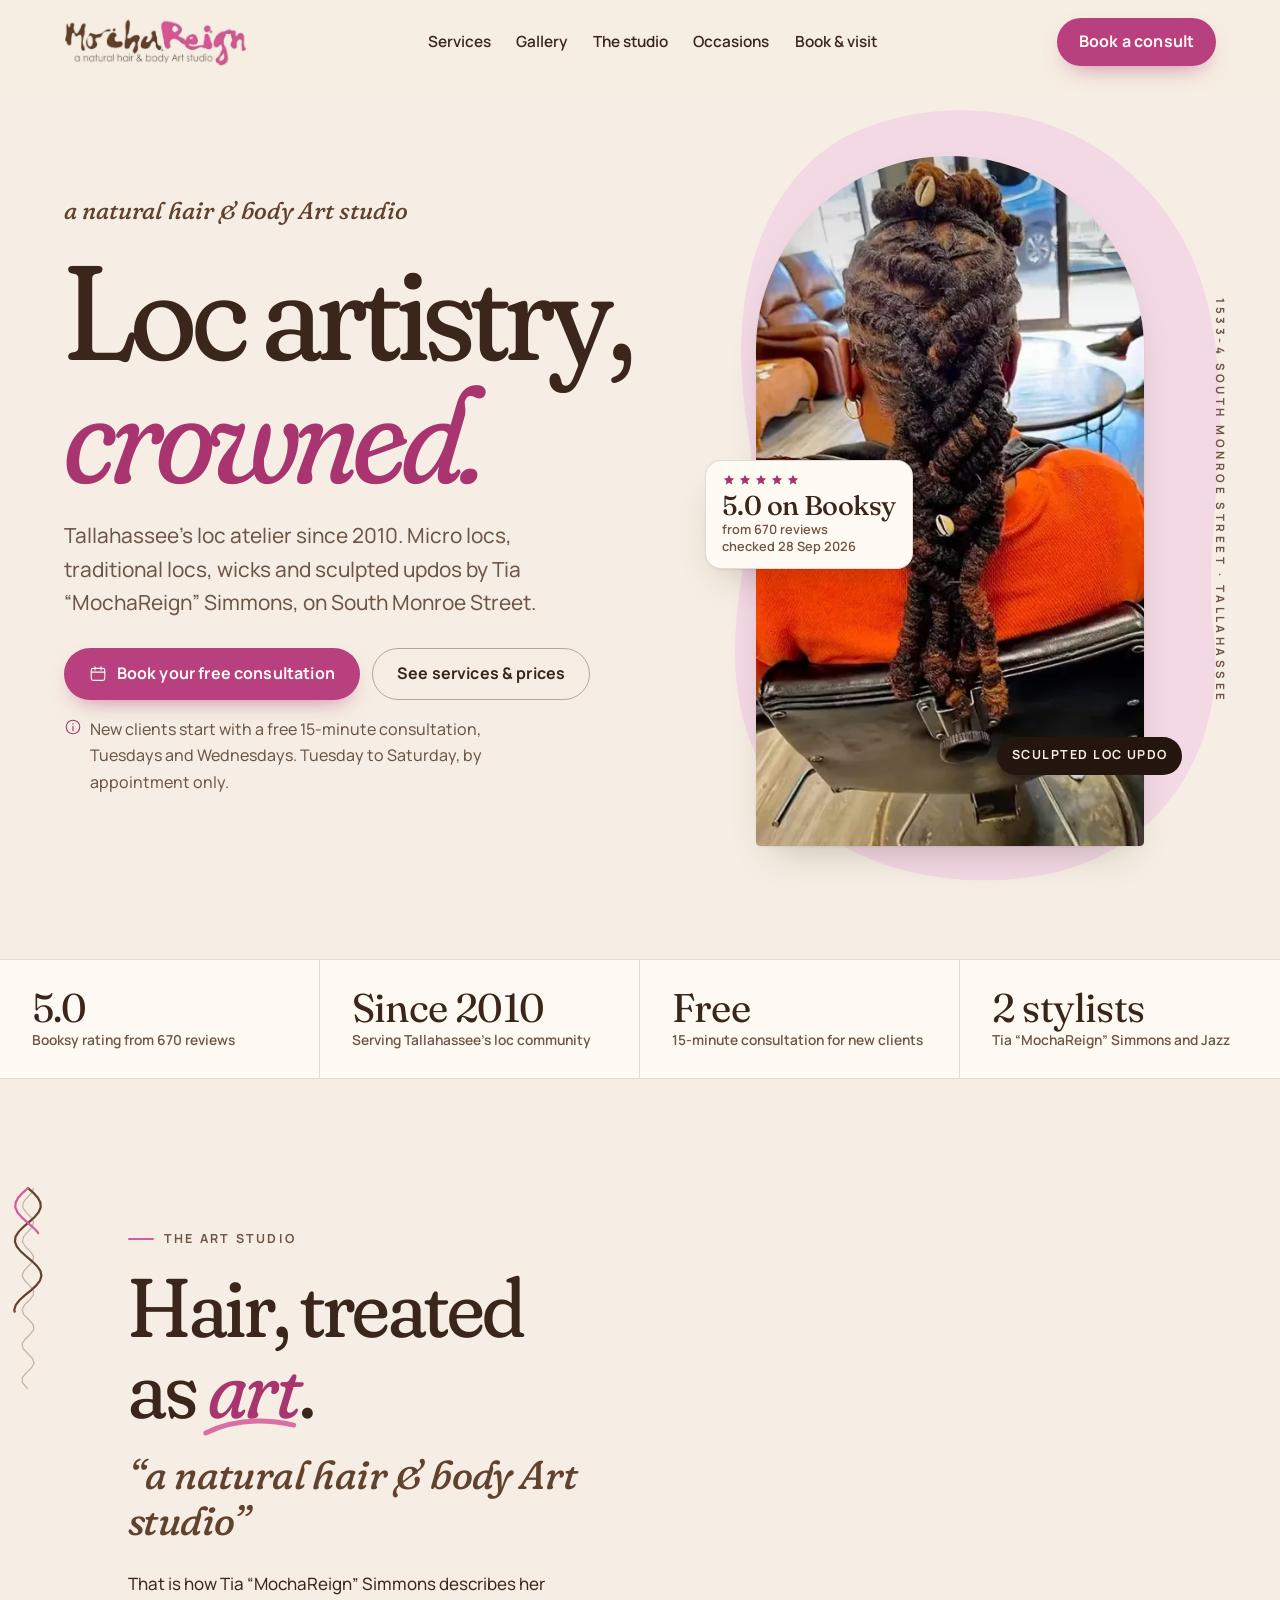
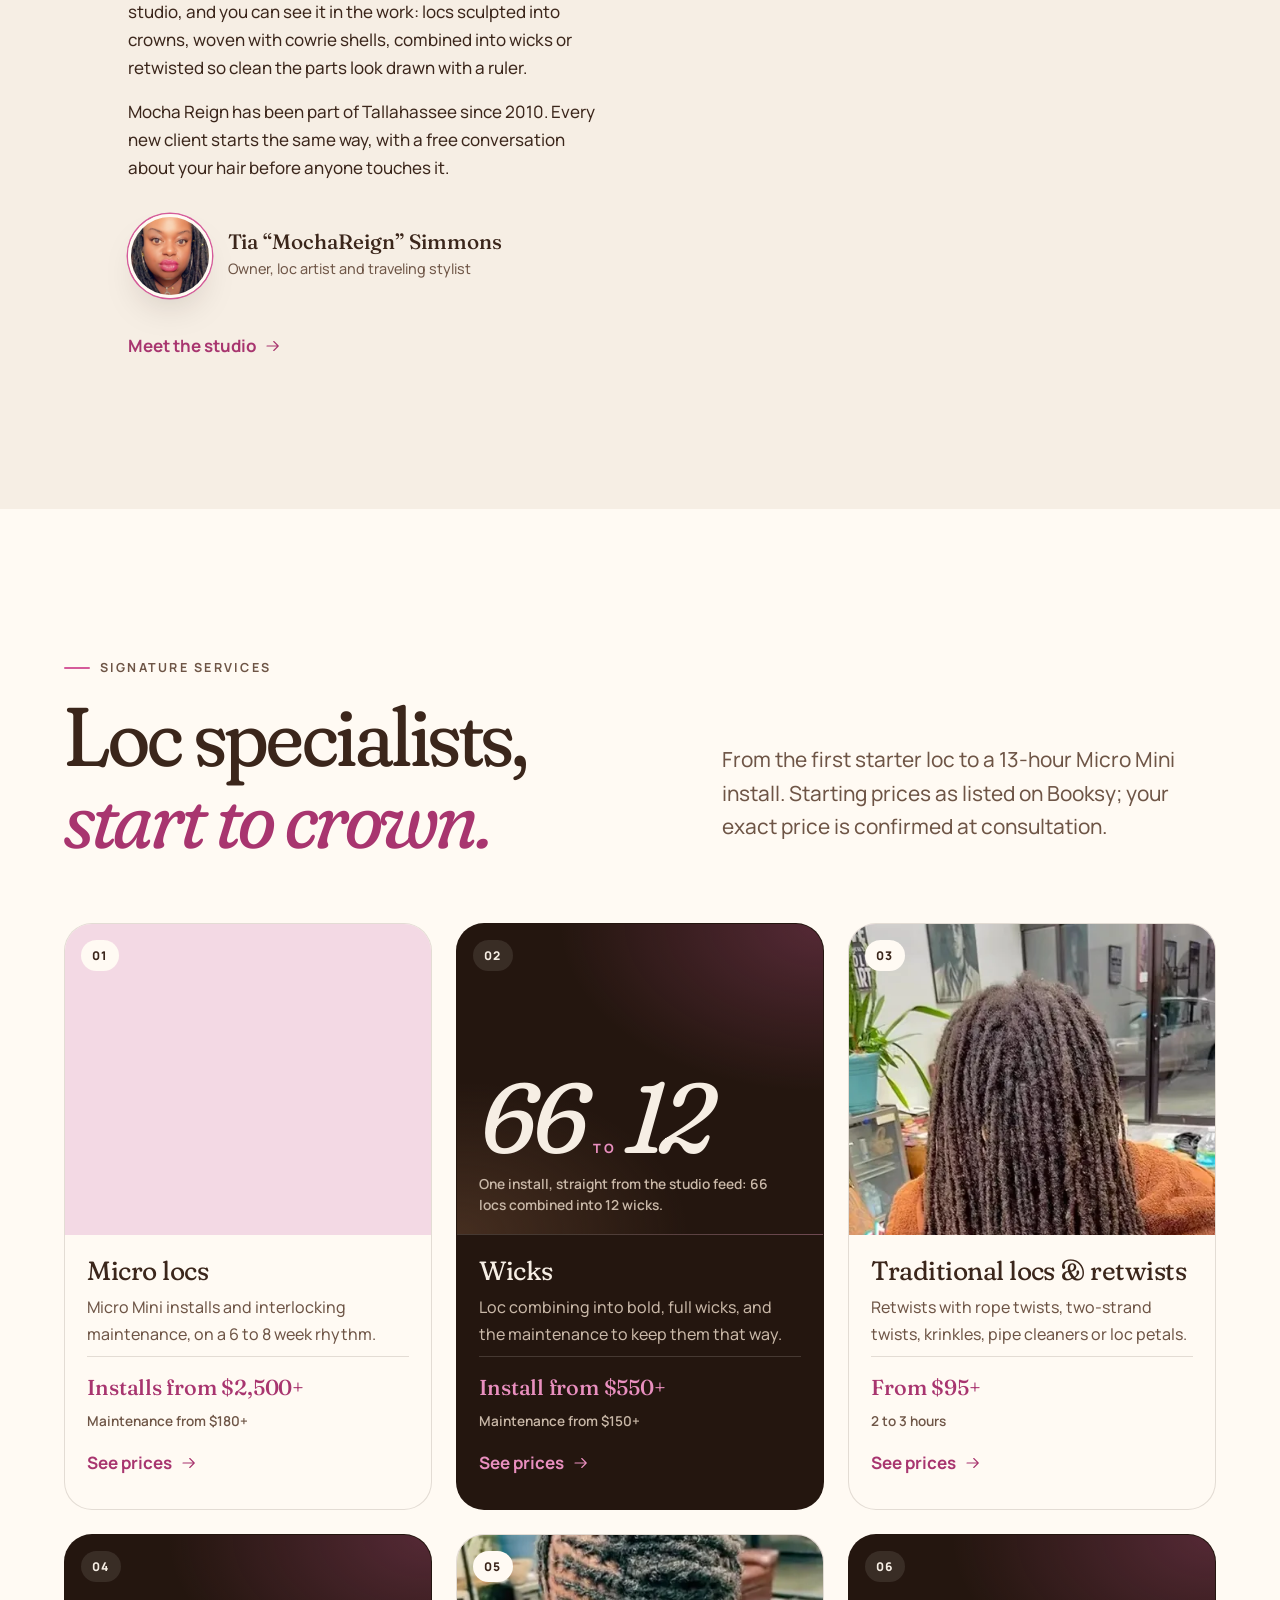
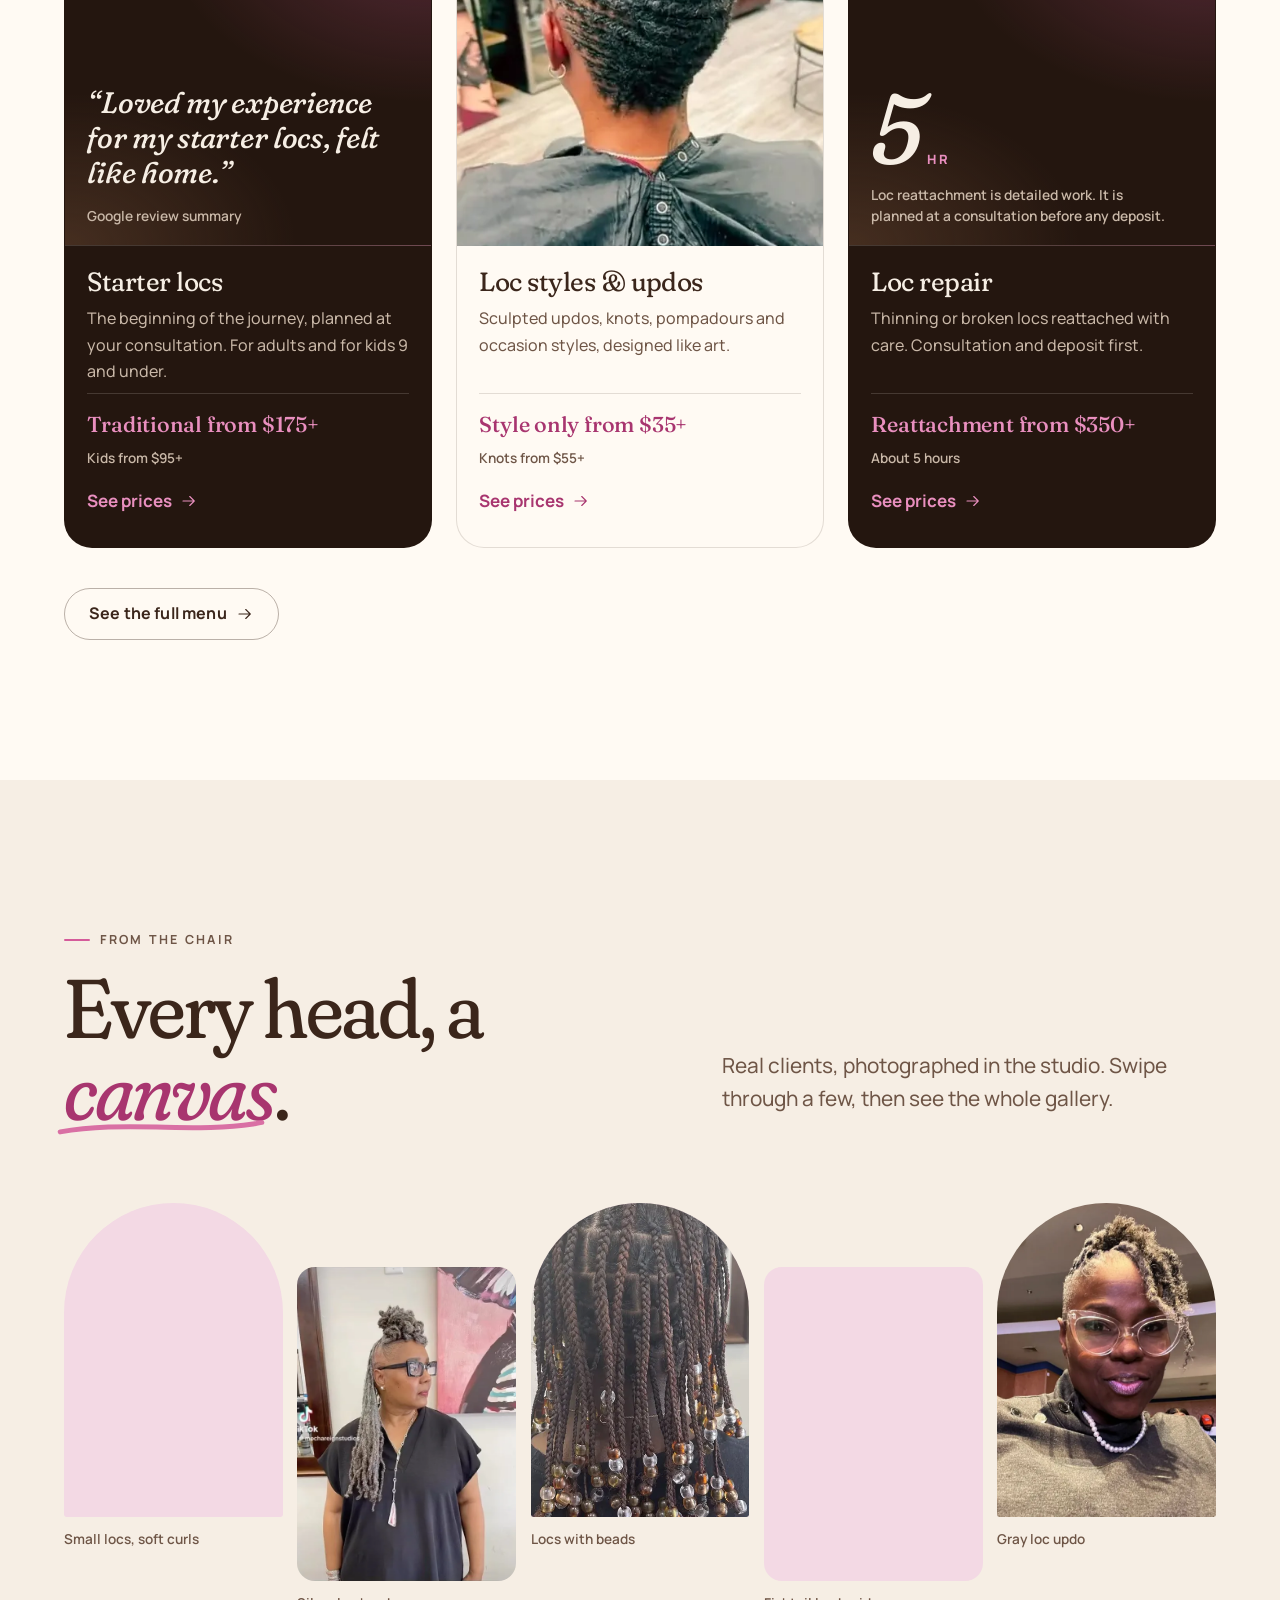
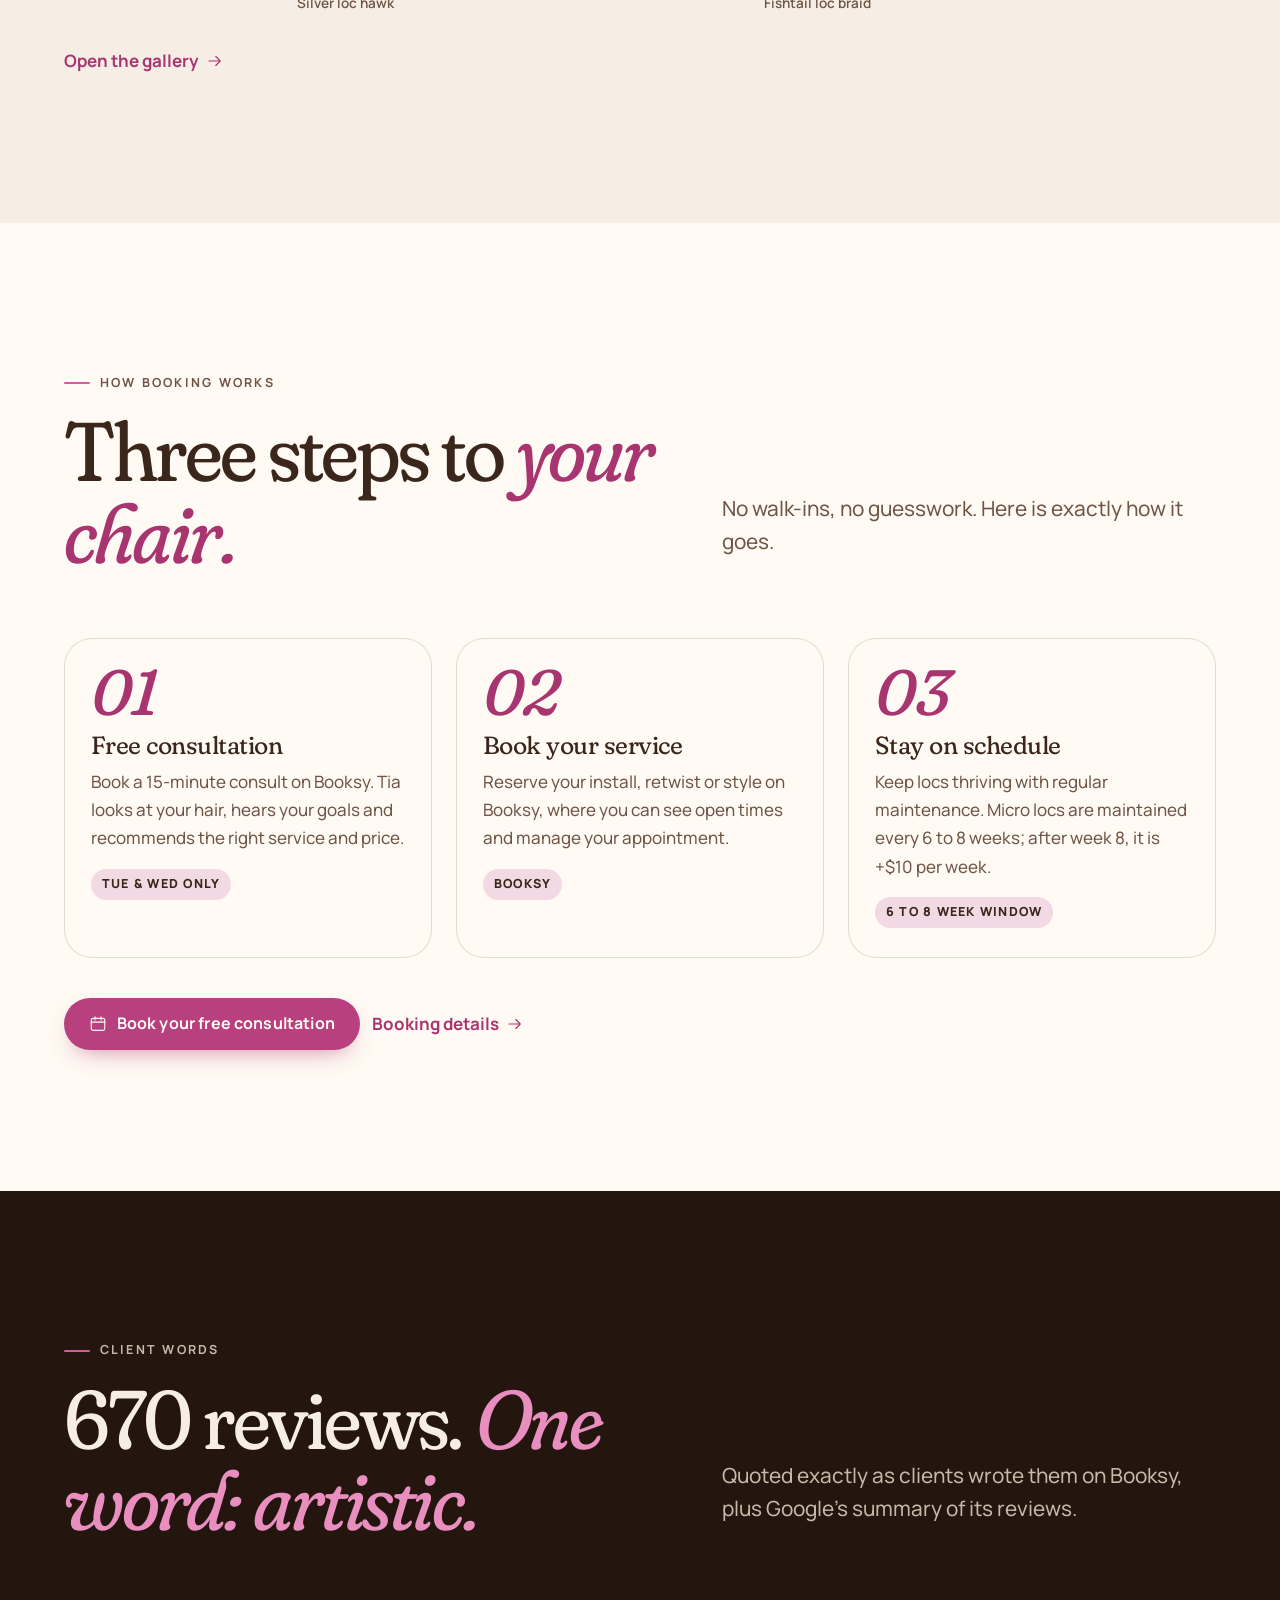
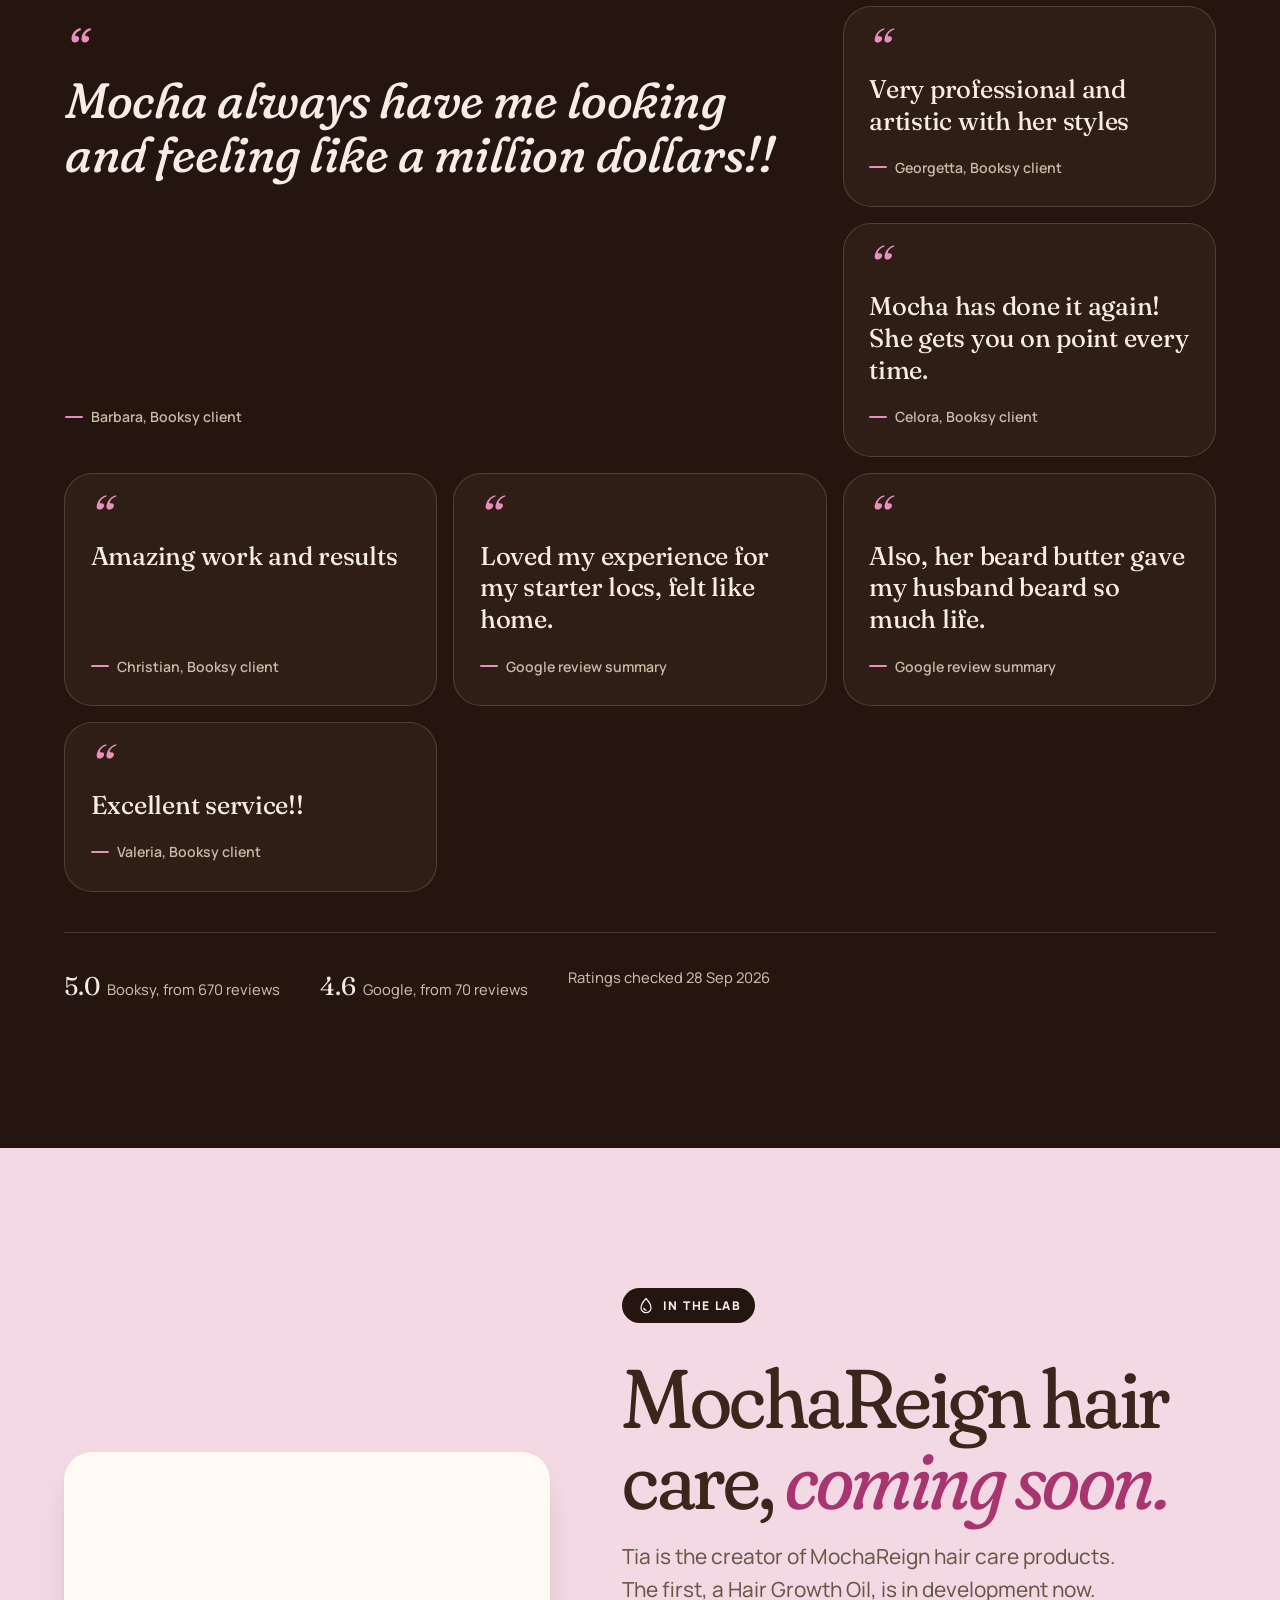
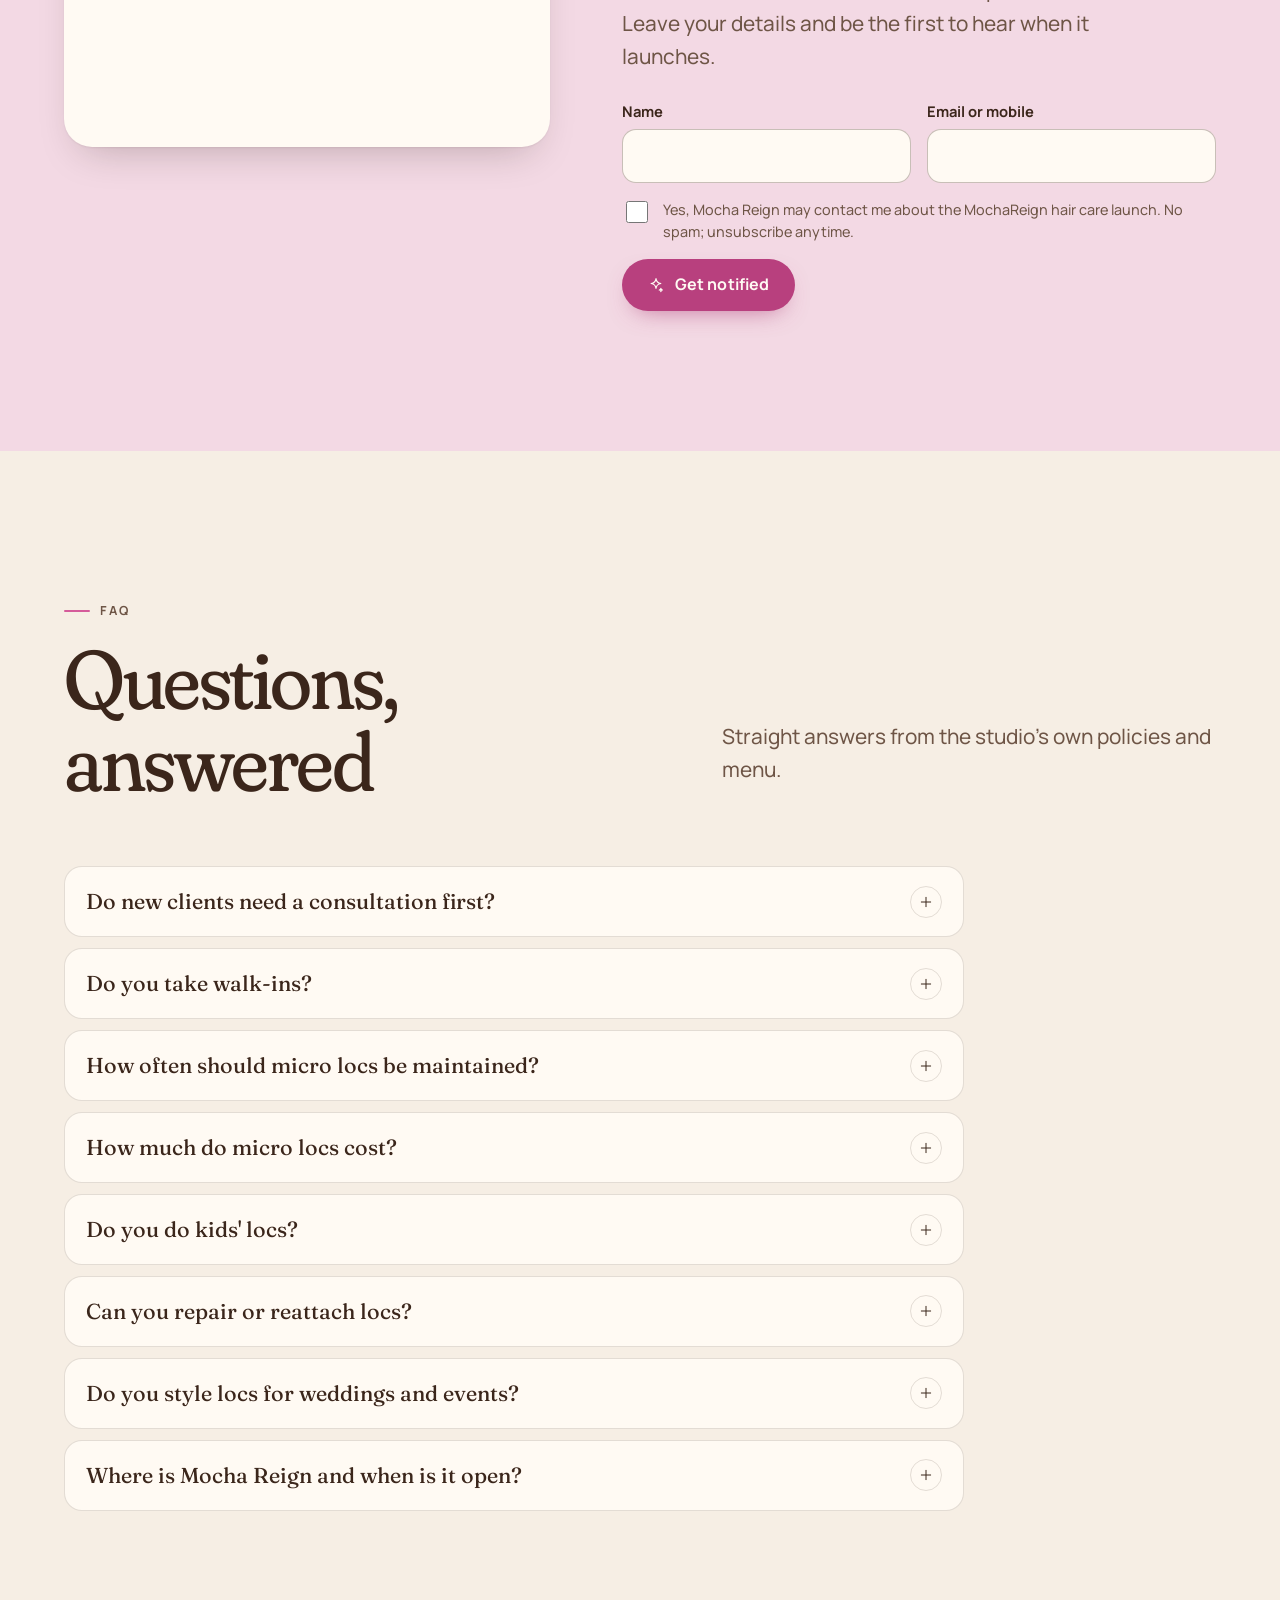
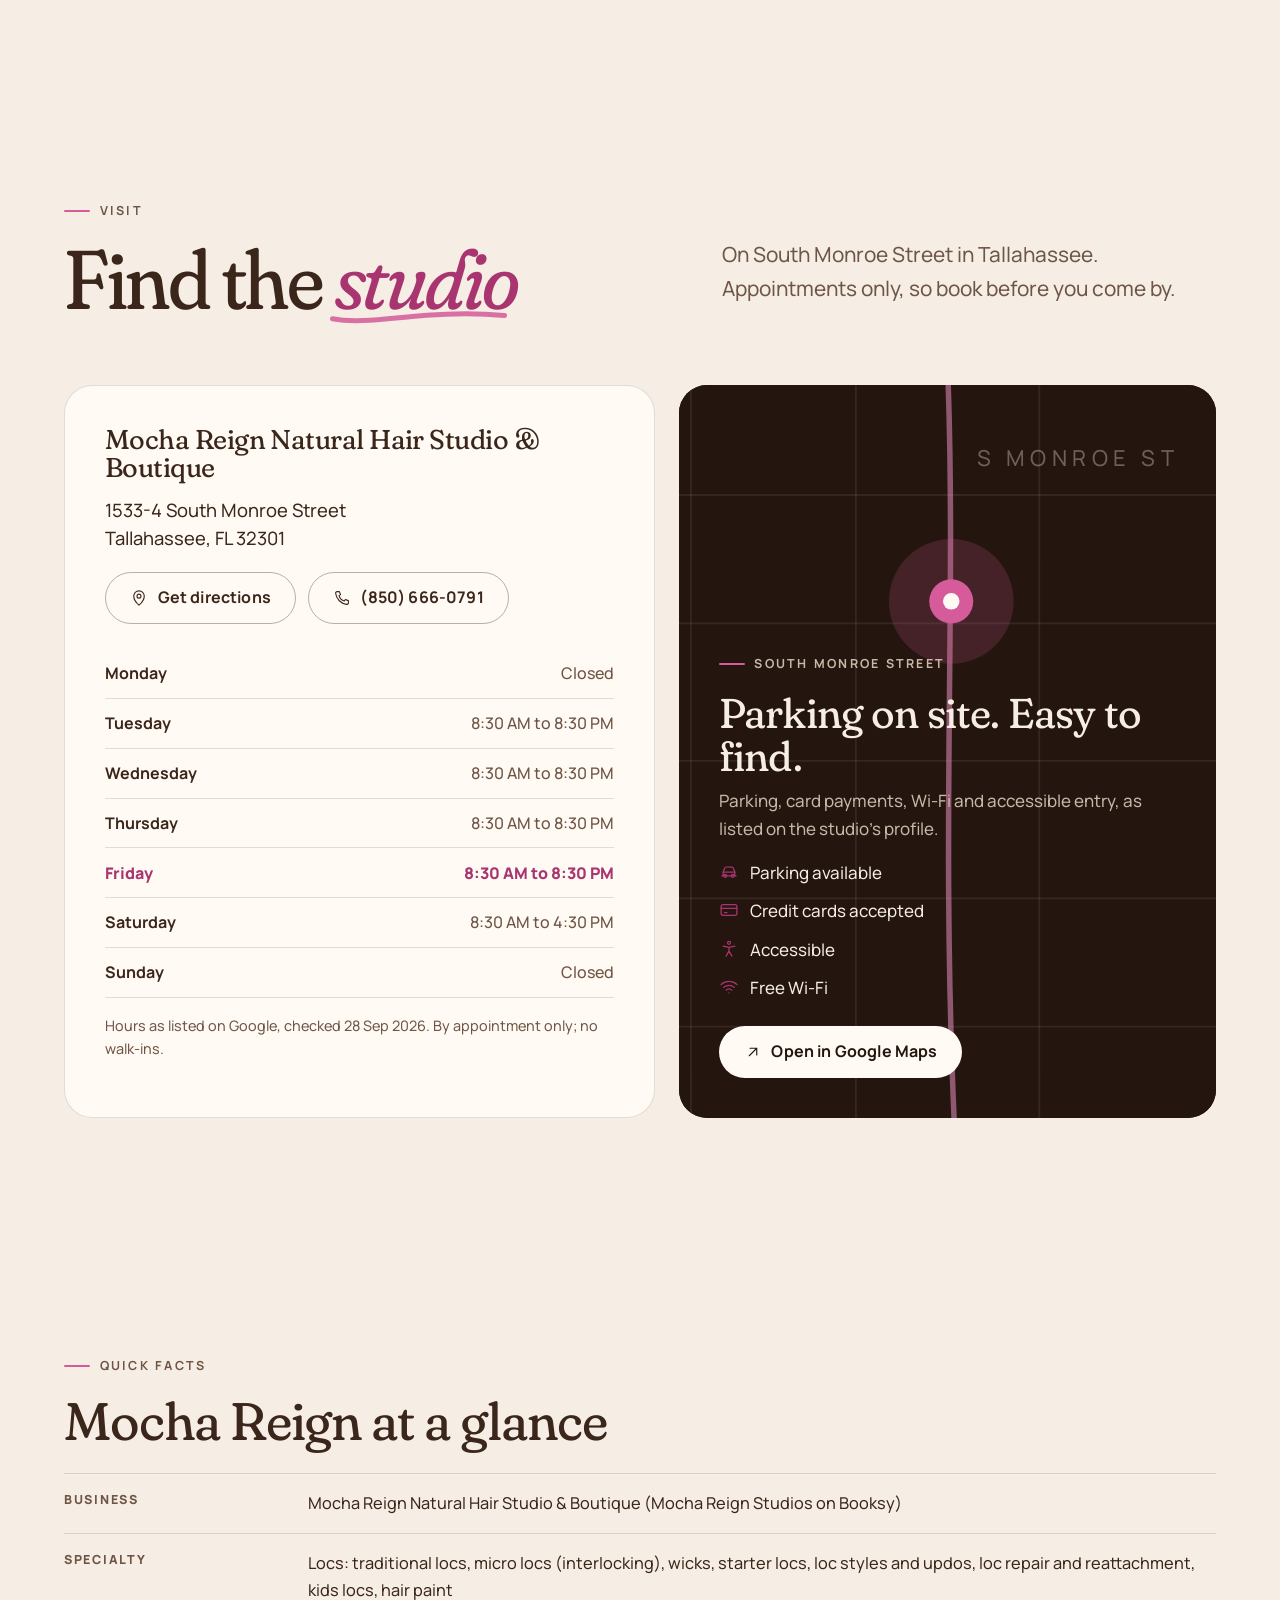
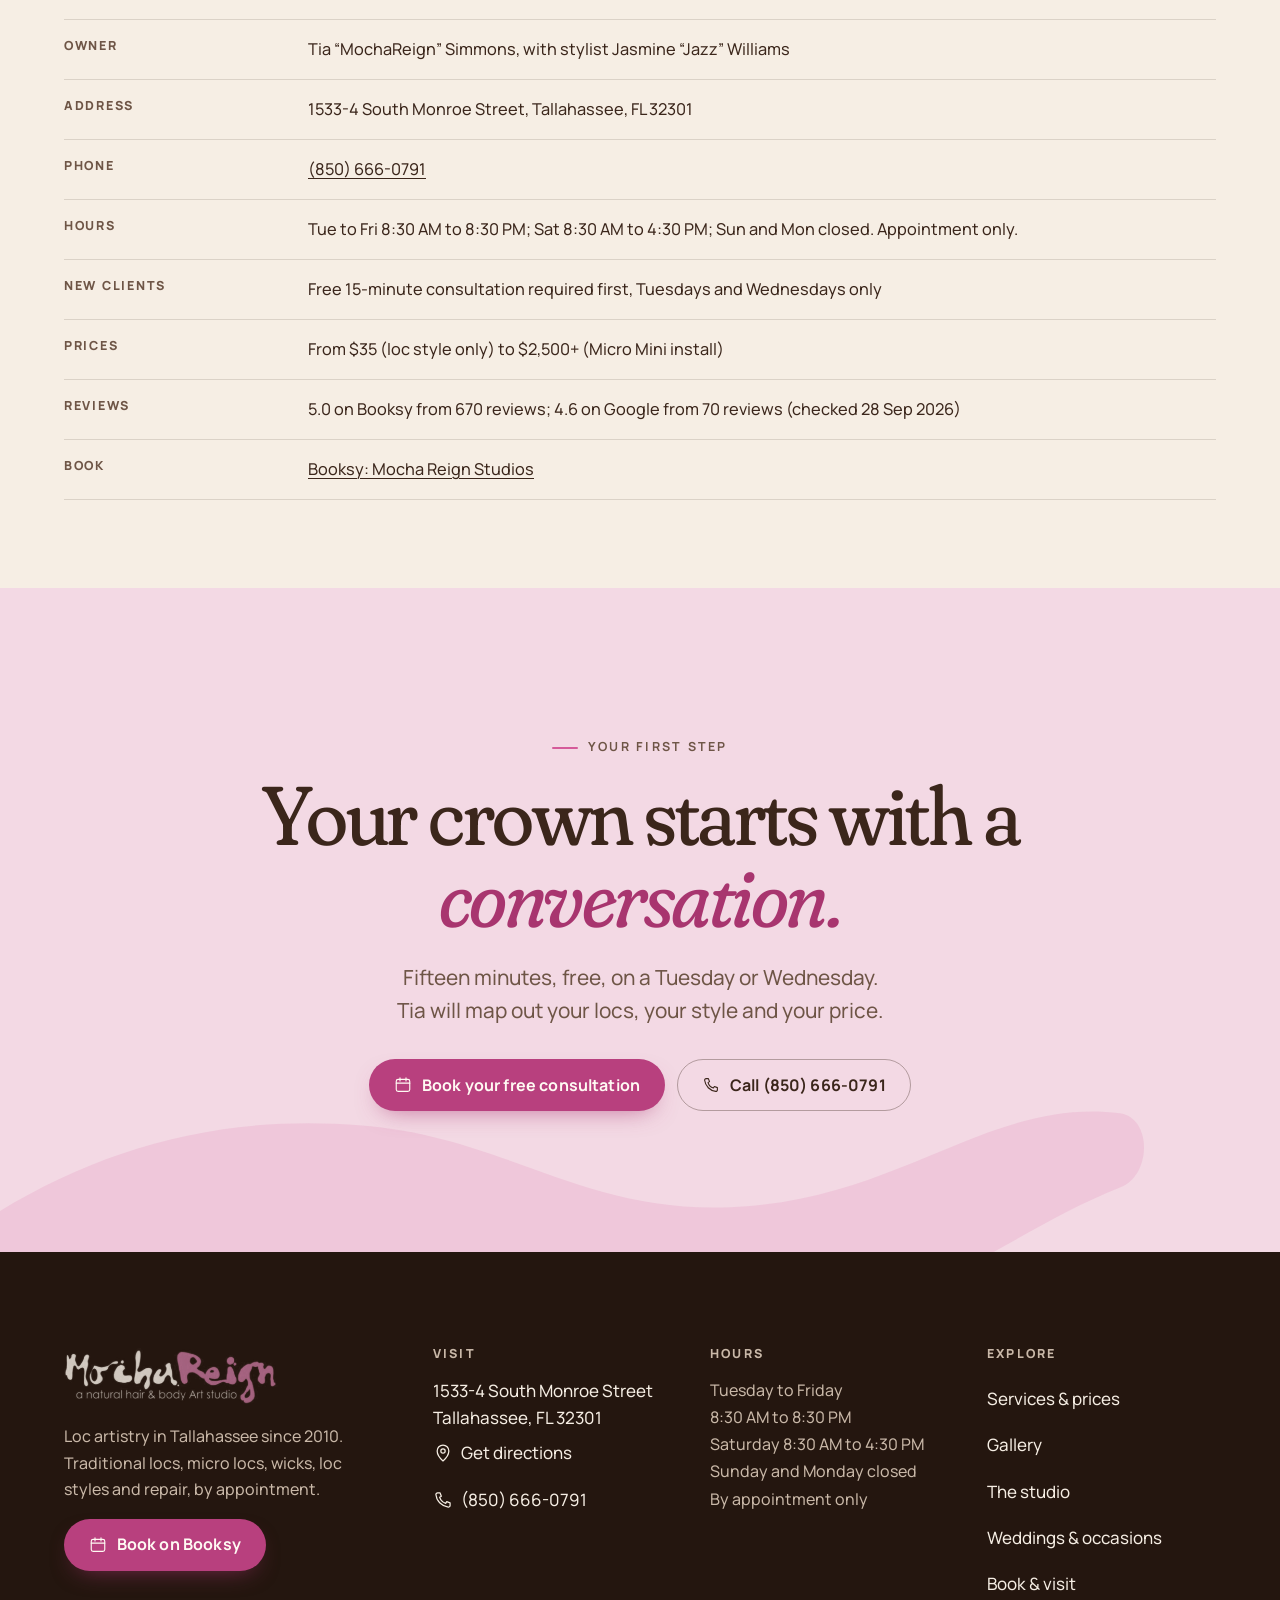
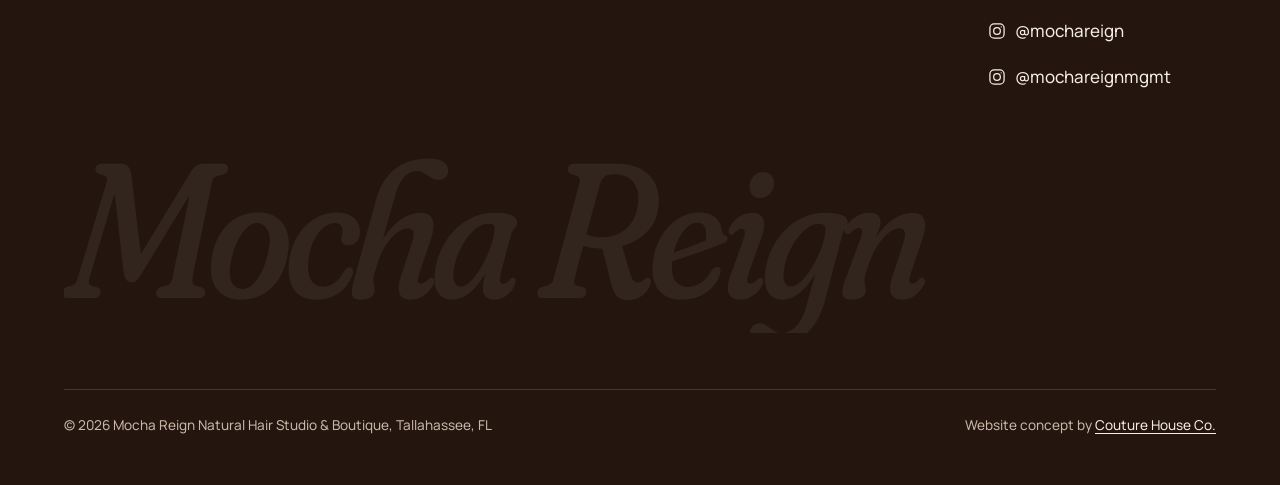
<file: index.html>
<!doctype html>
<html lang="en">
<head>
<meta charset="utf-8">
<meta name="viewport" content="width=device-width, initial-scale=1, viewport-fit=cover">
<title>Loc Specialists in Tallahassee, FL | Mocha Reign Studio</title>
<meta name="description" content="Micro locs, traditional locs, wicks, loc updos and repair by Tia MochaReign Simmons in Tallahassee. 5.0 from 670 Booksy reviews. Free consultation.">
<link rel="canonical" href="https://mocha-reign-natural-hair-studio.netlify.app/">
<meta name="theme-color" content="#f6eee4">
<meta name="format-detection" content="telephone=no">
<meta name="robots" content="index, follow, max-image-preview:large">
<meta property="og:type" content="website">
<meta property="og:site_name" content="Mocha Reign Natural Hair Studio &amp; Boutique">
<meta property="og:title" content="Mocha Reign Natural Hair Studio | Tallahassee Locs">
<meta property="og:description" content="Micro locs, traditional locs, wicks, loc updos and repair by Tia MochaReign Simmons in Tallahassee. 5.0 from 670 Booksy reviews. Free consultation.">
<meta property="og:url" content="https://mocha-reign-natural-hair-studio.netlify.app/">
<meta property="og:image" content="https://mocha-reign-natural-hair-studio.netlify.app/assets/img/og/home.jpg">
<meta property="og:image:secure_url" content="https://mocha-reign-natural-hair-studio.netlify.app/assets/img/og/home.jpg">
<meta property="og:image:width" content="1200">
<meta property="og:image:height" content="630">
<meta property="og:image:type" content="image/jpeg">
<meta property="og:image:alt" content="Mocha Reign link preview: Loc artistry, crowned. Micro locs, wicks &amp; updos. 5.0 on Booksy · 670 reviews. Shown with client photos.">
<meta property="og:locale" content="en_US">
<meta name="twitter:card" content="summary_large_image">
<meta name="twitter:title" content="Mocha Reign Natural Hair Studio | Tallahassee Locs">
<meta name="twitter:description" content="Micro locs, traditional locs, wicks, loc updos and repair by Tia MochaReign Simmons in Tallahassee. 5.0 from 670 Booksy reviews. Free consultation.">
<meta name="twitter:image" content="https://mocha-reign-natural-hair-studio.netlify.app/assets/img/og/home.jpg">
<meta name="twitter:image:alt" content="Mocha Reign link preview: Loc artistry, crowned. Micro locs, wicks &amp; updos. 5.0 on Booksy · 670 reviews. Shown with client photos.">
<link rel="icon" href="assets/img/favicon.svg" type="image/svg+xml">
<link rel="icon" href="assets/img/favicon-32.png" sizes="32x32" type="image/png">
<link rel="apple-touch-icon" href="assets/img/apple-touch-icon.png">
<link rel="manifest" href="site.webmanifest">
<link rel="preload" href="assets/fonts/fraunces-latin-full-normal.woff2" as="font" type="font/woff2" crossorigin>
<link rel="preload" as="image" href="assets/img/sculpted-loc-updo-cowrie-shells-800.webp" imagesrcset="assets/img/sculpted-loc-updo-cowrie-shells-800.webp 450w, assets/img/sculpted-loc-updo-cowrie-shells.webp 576w" imagesizes="(min-width: 960px) 420px, 88vw" fetchpriority="high">
<link rel="stylesheet" href="assets/css/site.css">
<script src="assets/js/js-flag.js"></script>
<script src="assets/vendor/gsap.min.js" defer></script>
<script src="assets/vendor/ScrollTrigger.min.js" defer></script>
<script src="assets/vendor/SplitText.min.js" defer></script>
<script src="assets/vendor/DrawSVGPlugin.min.js" defer></script>
<script src="assets/vendor/lenis.min.js" defer></script>
<script src="assets/js/site.js" defer></script>
</head>
<body>
<a class="skip-link" href="#main">Skip to content</a>
<header class="site-header" id="top">
  <div class="wrap header-inner">
    <a class="brand" href="index.html" aria-current="page" aria-label="Mocha Reign Natural Hair Studio, home">
      <picture><source srcset="assets/img/logo-mocha-reign.webp" type="image/webp"><img src="assets/img/logo-mocha-reign.png" width="822" height="215" alt="MochaReign, a natural hair and body art studio"></picture>
    </a>
    <nav class="nav-desktop" aria-label="Main">
      <ul><li><a href="services.html">Services</a></li><li><a href="gallery.html">Gallery</a></li><li><a href="about.html">The studio</a></li><li><a href="events.html">Occasions</a></li><li><a href="book.html">Book & visit</a></li></ul>
    </nav>
    <a class="btn btn--primary header-cta" href="https://booksy.com/en-us/86539_mocha-reign-studios_hair-salon_15826_tallahassee" rel="noopener">Book a consult</a>
    <button class="menu-toggle" type="button" aria-expanded="false" aria-controls="mobile-nav"><span class="bars" aria-hidden="true"><span></span><span></span></span><span>Menu</span></button>
  </div>
</header>
<div class="mobile-nav" id="mobile-nav" role="dialog" aria-modal="true" aria-label="Site menu" hidden>
  <div class="mobile-nav__top">
    <img src="assets/img/logo-mocha-reign-cream.webp" width="822" height="215" alt="MochaReign" loading="lazy">
    <button class="close" type="button" aria-label="Close menu"><svg class="icon" viewBox="0 0 24 24" aria-hidden="true" focusable="false"><path d="M6 6l12 12M18 6 6 18"/></svg></button>
  </div>
  <nav aria-label="Mobile">
    <ul><li><a href="index.html" aria-current="page">Home<span>00</span></a></li><li><a href="services.html">Services<span>01</span></a></li><li><a href="gallery.html">Gallery<span>02</span></a></li><li><a href="about.html">The studio<span>03</span></a></li><li><a href="events.html">Occasions<span>04</span></a></li><li><a href="book.html">Book & visit<span>05</span></a></li></ul>
  </nav>
  <div class="mobile-nav__foot">
    <a class="btn btn--primary" href="https://booksy.com/en-us/86539_mocha-reign-studios_hair-salon_15826_tallahassee" rel="noopener"><svg class="icon" viewBox="0 0 24 24" aria-hidden="true" focusable="false"><rect x="3" y="4.5" width="18" height="16" rx="2.5"/><path d="M3 9.5h18M8 2.5v4M16 2.5v4"/></svg>Book your free consultation</a>
    <p>1533-4 South Monroe Street, Tallahassee, FL 32301<br><a href="tel:+18506660791">(850) 666-0791</a></p>
  </div>
</div>
<main id="main" tabindex="-1">
<section class="hero" aria-labelledby="hero-h">
  <div class="wrap hero-grid">
    <div class="hero-copy">
      <p class="hero-tagline">a natural hair &amp; body Art studio</p>
      <h1 class="display-xl" id="hero-h"><span class="line">Loc artistry,</span> <span class="line"><em>crowned.</em></span></h1>
      <p class="lede">Tallahassee's loc atelier since 2010. Micro locs, traditional locs, wicks and sculpted updos by Tia &ldquo;MochaReign&rdquo; Simmons, on South Monroe Street.</p>
      <div class="btn-row">
        <a class="btn btn--primary" href="https://booksy.com/en-us/86539_mocha-reign-studios_hair-salon_15826_tallahassee" rel="noopener"><svg class="icon" viewBox="0 0 24 24" aria-hidden="true" focusable="false"><rect x="3" y="4.5" width="18" height="16" rx="2.5"/><path d="M3 9.5h18M8 2.5v4M16 2.5v4"/></svg>Book your free consultation</a>
        <a class="btn btn--ghost" href="services.html">See services &amp; prices</a>
      </div>
      <p class="hero-note"><svg class="icon" viewBox="0 0 24 24" aria-hidden="true" focusable="false"><circle cx="12" cy="12" r="9"/><path d="M12 11v6M12 7.5v.5"/></svg><span>New clients start with a free 15-minute consultation, Tuesdays and Wednesdays. Tuesday to Saturday, by appointment only.</span></p>
    </div>
    <div class="hero-art">
      <div class="hero-blob" aria-hidden="true"><svg viewBox="0 0 400 600" preserveAspectRatio="none" focusable="false"><path fill="currentColor" d="M210 8c78 6 150 62 170 150 22 96-6 168 4 250 10 84-40 170-140 184C140 606 44 560 22 470 2 388 40 330 26 250 10 160 30 70 96 30 128 12 170 4 210 8z"/></svg></div>
      <div class="hero-arch">
        <img src="assets/img/sculpted-loc-updo-cowrie-shells-800.webp" srcset="assets/img/sculpted-loc-updo-cowrie-shells-800.webp 450w, assets/img/sculpted-loc-updo-cowrie-shells.webp 576w" sizes="(min-width: 960px) 420px, 88vw" width="450" height="800" alt="Back view of locs woven into a sculpted crisscross updo with honey-brown tips and cowrie shell accents" fetchpriority="high" decoding="async">
      </div>
      <div class="hero-badge">
        <span class="stars" aria-hidden="true"><svg viewBox="0 0 24 24" aria-hidden="true" focusable="false"><path d="m12 3 2.7 5.6 6.1.8-4.5 4.2 1.1 6.1L12 16.8 6.6 19.7l1.1-6.1-4.5-4.2 6.1-.8z"/></svg><svg viewBox="0 0 24 24" aria-hidden="true" focusable="false"><path d="m12 3 2.7 5.6 6.1.8-4.5 4.2 1.1 6.1L12 16.8 6.6 19.7l1.1-6.1-4.5-4.2 6.1-.8z"/></svg><svg viewBox="0 0 24 24" aria-hidden="true" focusable="false"><path d="m12 3 2.7 5.6 6.1.8-4.5 4.2 1.1 6.1L12 16.8 6.6 19.7l1.1-6.1-4.5-4.2 6.1-.8z"/></svg><svg viewBox="0 0 24 24" aria-hidden="true" focusable="false"><path d="m12 3 2.7 5.6 6.1.8-4.5 4.2 1.1 6.1L12 16.8 6.6 19.7l1.1-6.1-4.5-4.2 6.1-.8z"/></svg><svg viewBox="0 0 24 24" aria-hidden="true" focusable="false"><path d="m12 3 2.7 5.6 6.1.8-4.5 4.2 1.1 6.1L12 16.8 6.6 19.7l1.1-6.1-4.5-4.2 6.1-.8z"/></svg></span>
        <strong>5.0 on Booksy</strong>
        <span>from 670 reviews<br>checked 28 Sep 2026</span>
      </div>
      <p class="hero-caption">Sculpted loc updo</p>
      <p class="hero-vertical" aria-hidden="true">1533-4 South Monroe Street &middot; Tallahassee</p>
    </div>
  </div>
</section>

<section class="proof" aria-label="At a glance">
  <ul class="wrap" role="list">
    <li><strong>5.0</strong><span>Booksy rating from 670 reviews</span></li>
    <li><strong>Since 2010</strong><span>Serving Tallahassee's loc community</span></li>
    <li><strong>Free</strong><span>15-minute consultation for new clients</span></li>
    <li><strong>2 stylists</strong><span>Tia &ldquo;MochaReign&rdquo; Simmons and Jazz</span></li>
  </ul>
</section>

<section class="section story" aria-labelledby="story-h">
  <div class="wrap story-grid">
    <div class="story-strand" aria-hidden="true">
      <svg viewBox="0 0 60 1000" preserveAspectRatio="none" focusable="false"><path class="s3" d="M35.95 0 L33.82 6 L28.91 12 L24.76 18 L24.37 24 L28.05 30 L33.16 36 L36.03 42 L34.55 48 L29.78 54 L25.13 60 L23.98 66 L27.17 72 L32.43 78 L35.97 84 L35.21 90 L30.69 96 L25.63 102 L23.71 108 L26.32 114 L31.61 120 L35.76 126 L35.78 132 L31.62 138 L26.26 144 L23.58 150 L25.52 156 L30.71 162 L35.41 168 L36.23 174 L32.55 180 L27.01 186 L23.6 192 L24.8 198 L29.76 204 L34.92 210 L36.55 216 L33.46 222 L27.85 228 L23.77 234 L24.17 240 L28.78 246 L34.29 252 L36.73 258 L34.31 264 L28.77 270 L24.1 276 L23.67 282 L27.81 288 L33.54 294 L36.74 300 L35.08 306 L29.75 312 L24.58 318 L23.31 324 L26.86 330 L32.69 336 L36.6 342 L35.75 348 L30.76 354 L25.2 360 L23.1 366 L25.97 372 L31.75 378 L36.29 384 L36.29 390 L31.76 396 L25.95 402 L23.05 408 L25.16 414 L30.76 420 L35.82 426 L36.69 432 L32.73 438 L26.8 444 L23.17 450 L24.46 456 L29.74 462 L35.21 468 L36.92 474 L33.65 480 L27.74 486 L23.46 492 L23.9 498 L28.73 504 L34.48 510 L37.0 516 L34.47 522 L28.73 528 L23.91 534 L23.48 540 L27.75 546 L33.63 552 L36.9 558 L35.19 564 L29.75 570 L24.49 576 L23.22 582 L26.82 588 L32.71 594 L36.64 600 L35.77 606 L30.76 612 L25.21 618 L23.12 624 L25.99 630 L31.74 636 L36.22 642 L36.21 648 L31.73 654 L26.02 660 L23.19 666 L25.27 672 L30.74 678 L35.67 684 L36.5 690 L32.65 696 L26.91 702 L23.42 708 L24.67 714 L29.75 720 L34.99 726 L36.62 732 L33.48 738 L27.85 744 L23.79 750 L24.22 756 L28.8 762 L34.22 768 L36.58 774 L34.2 780 L28.81 786 L24.3 792 L23.92 798 L27.9 804 L33.38 810 L36.39 816 L34.8 822 L29.77 828 L24.93 834 L23.76 840 L27.09 846 L32.48 852 L36.06 858 L35.27 864 L30.69 870 L25.64 876 L23.76 882 L26.37 888 L31.57 894 L35.61 900 L35.59 906 L31.56 912 L26.43 918 L23.9 924 L25.77 930 L30.66 936 L35.05 942 L35.78 948 L32.35 954 L27.26 960 L24.17 966 L25.29 972 L29.78 978 L34.41 984 L35.83 990 L33.06 996" data-strand/><path class="s1" d="M30.0 0 L35.79 6 L40.52 12 L43.29 18 L43.56 24 L41.25 30 L36.79 36 L31.02 42 L25.01 48 L19.91 54 L16.69 60 L15.98 66 L17.92 72 L22.17 78 L27.93 84 L34.12 90 L39.56 96 L43.23 102 L44.41 108 L42.86 114 L38.87 120 L33.16 126 L26.83 132 L21.06 138 L16.95 144 L15.29 150 L16.42 156 L20.13 162 L25.73 168 L32.17 174 L38.23 180 L42.77 186 L44.9 192 L44.23 198 L40.85 204 L35.4 210 L28.89 216 L22.57 222 L17.63 228 L15.01 234 L15.22 240 L18.23 246 L23.49 252 L30.0 258 L36.54 264 L41.86 270 L44.96 276 L45.24 282 L42.62 288 L37.61 294 L31.14 300 L24.43 306 L18.75 312 L15.19 318 L14.42 324 L16.6 330 L21.33 336 L27.71 342 L34.54 348 L40.53 354 L44.54 360 L45.81 366 L44.08 372 L39.69 378 L33.45 384 L26.55 390 L20.28 396 L15.85 402 L14.09 408 L15.34 414 L19.36 420 L25.4 426 L32.32 432 L38.81 438 L43.64 444 L45.89 450 L45.13 456 L41.51 462 L35.71 468 L28.83 474 L22.17 480 L16.99 486 L14.27 492 L14.52 498 L17.7 504 L23.21 510 L30.0 516 L36.78 522 L42.28 528 L45.45 534 L45.7 540 L42.98 546 L37.8 552 L31.16 558 L24.31 564 L18.54 570 L14.95 576 L14.21 582 L16.45 588 L21.25 594 L27.69 600 L34.56 606 L40.55 612 L44.53 618 L45.76 624 L44.01 630 L39.61 636 L33.41 642 L26.59 648 L20.43 654 L16.09 660 L14.4 666 L15.66 672 L19.62 678 L25.53 684 L32.26 690 L38.54 696 L43.18 702 L45.32 708 L44.56 714 L41.05 720 L35.47 726 L28.88 732 L22.53 738 L17.62 744 L15.07 750 L15.34 756 L18.38 762 L23.6 768 L30.0 774 L36.37 780 L41.5 786 L44.44 792 L44.64 798 L42.08 804 L37.25 810 L31.08 816 L24.74 822 L19.43 828 L16.14 834 L15.48 840 L17.57 846 L21.99 852 L27.89 858 L34.16 864 L39.6 870 L43.2 876 L44.29 882 L42.68 888 L38.69 894 L33.08 900 L26.93 906 L21.4 912 L17.52 918 L16.02 924 L17.17 930 L20.73 936 L26.01 942 L32.01 948 L37.59 954 L41.7 960 L43.58 966 L42.89 972 L39.77 978 L34.83 984 L29.02 990 L23.43 996" data-strand/><path class="s2" d="M30.0 0 L24.21 6 L19.48 12 L16.71 18 L16.44 24 L18.75 30 L23.21 36 L28.98 42 L34.99 48 L40.09 54 L43.31 60 L44.02 66 L42.08 72 L37.83 78 L32.07 84 L25.88 90 L20.44 96 L16.77 102 L15.59 108 L17.14 114 L21.13 120 L26.84 126 L33.17 132 L38.94 138 L43.05 144 L44.71 150 L43.58 156 L39.87 162 L34.27 168 L27.83 174 L21.77 180 L17.23 186 L15.1 192 L15.77 198 L19.15 204 L24.6 210 L31.11 216 L37.43 222 L42.37 228 L44.99 234 L44.78 240 L41.77 246 L36.51 252 L30.0 258 L23.46 264 L18.14 270 L15.04 276 L14.76 282 L17.38 288 L22.39 294 L28.86 300 L35.57 306 L41.25 312 L44.81 318 L45.58 324 L43.4 330 L38.67 336 L32.29 342 L25.46 348 L19.47 354 L15.46 360 L14.19 366 L15.92 372 L20.31 378 L26.55 384 L33.45 390 L39.72 396 L44.15 402 L45.91 408 L44.66 414 L40.64 420 L34.6 426 L27.68 432 L21.19 438 L16.36 444 L14.11 450 L14.87 456 L18.49 462 L24.29 468 L31.17 474 L37.83 480 L43.01 486 L45.73 492 L45.48 498 L42.3 504 L36.79 510 L30.0 516 L23.22 522 L17.72 528 L14.55 534 L14.3 540 L17.02 546 L22.2 552 L28.84 558 L35.69 564 L41.46 570 L45.05 576 L45.79 582 L43.55 588 L38.75 594 L32.31 600 L25.44 606 L19.45 612 L15.47 618 L14.24 624 L15.99 630 L20.39 636 L26.59 642 L33.41 648 L39.57 654 L43.91 660 L45.6 666 L44.34 672 L40.38 678 L34.47 684 L27.74 690 L21.46 696 L16.82 702 L14.68 708 L15.44 714 L18.95 720 L24.53 726 L31.12 732 L37.47 738 L42.38 744 L44.93 750 L44.66 756 L41.62 762 L36.4 768 L30.0 774 L23.63 780 L18.5 786 L15.56 792 L15.36 798 L17.92 804 L22.75 810 L28.92 816 L35.26 822 L40.57 828 L43.86 834 L44.52 840 L42.43 846 L38.01 852 L32.11 858 L25.84 864 L20.4 870 L16.8 876 L15.71 882 L17.32 888 L21.31 894 L26.92 900 L33.07 906 L38.6 912 L42.48 918 L43.98 924 L42.83 930 L39.27 936 L33.99 942 L27.99 948 L22.41 954 L18.3 960 L16.42 966 L17.11 972 L20.23 978 L25.17 984 L30.98 990 L36.57 996" data-strand/></svg>
    </div>
    <div class="story-copy">
      <p class="eyebrow">The art studio</p>
      <h2 class="display-l" id="story-h" data-brush>Hair, treated as <span class="stroke"><em>art</em><svg viewBox="0 0 100 18" preserveAspectRatio="none" aria-hidden="true" focusable="false"><path d="M2 14 C 30 6, 60 4, 98 9" data-draw/></svg></span>.</h2>
      <p class="story-quote">&ldquo;a natural hair &amp; body Art studio&rdquo;</p>
      <p>That is how Tia &ldquo;MochaReign&rdquo; Simmons describes her studio, and you can see it in the work: locs sculpted into crowns, woven with cowrie shells, combined into wicks or retwisted so clean the parts look drawn with a ruler.</p>
      <p>Mocha Reign has been part of Tallahassee since 2010. Every new client starts the same way, with a free conversation about your hair before anyone touches it.</p>
      <div class="story-person">
        <div class="portrait"><img src="assets/img/tia-mochareign-simmons-800.webp" srcset="assets/img/tia-mochareign-simmons-800.webp 800w, assets/img/tia-mochareign-simmons.webp 902w" sizes="84px" width="800" height="800" alt="Tia MochaReign Simmons, owner of Mocha Reign, with long locs" loading="lazy" decoding="async"></div>
        <div><strong>Tia &ldquo;MochaReign&rdquo; Simmons</strong><span>Owner, loc artist and traveling stylist</span></div>
      </div>
      <a class="text-link" href="about.html">Meet the studio <svg class="icon" viewBox="0 0 24 24" aria-hidden="true" focusable="false"><path d="M4 12h15M13 6l6 6-6 6"/></svg></a>
    </div>
    <div class="story-media">
      <figure class="m1" data-brush><img src="assets/img/loc-pompadour-updo-800.webp" srcset="assets/img/loc-pompadour-updo-800.webp 450w, assets/img/loc-pompadour-updo.webp 720w" sizes="(min-width:900px) 300px, 45vw" width="450" height="800" alt="Smiling client with honey-blonde locs styled into a sculpted pompadour updo" loading="lazy" decoding="async"></figure>
      <figure class="m2" data-brush><img src="assets/img/loc-knots-with-cuffs-800.webp" srcset="assets/img/loc-knots-with-cuffs-800.webp 800w, assets/img/loc-knots-with-cuffs.webp 1600w" sizes="(min-width:900px) 300px, 45vw" width="800" height="600" alt="Close view of loc knots and twists accented with gold loc cuffs" loading="lazy" decoding="async"></figure>
    </div>
  </div>
</section>

<section class="section on-bone" aria-labelledby="services-h">
  <div class="wrap">
    <div class="section-head section-head--split">
      <div><p class="eyebrow">Signature services</p><h2 class="display-l" id="services-h" data-brush>Loc specialists, <em>start to crown.</em></h2></div>
      <p class="lede">From the first starter loc to a 13-hour Micro Mini install. Starting prices as listed on Booksy; your exact price is confirmed at consultation.</p>
    </div>
    <div class="cards"><article class="card card--photo">
  <span class="card-num" aria-hidden="true">01</span>
  <div class="card-media" data-brush><img src="assets/img/loc-twist-out-texture-800.webp" srcset="assets/img/loc-twist-out-texture-800.webp 600w, assets/img/loc-twist-out-texture.webp 810w" sizes="(min-width:1040px) 400px, (min-width:640px) 48vw, 92vw" width="600" height="800" alt="Back view of shoulder-length small locs in a curly twist-out with honey-blonde color" loading="lazy" decoding="async"></div>
  <div class="card-body">
    <h3>Micro locs</h3>
    <p>Micro Mini installs and interlocking maintenance, on a 6 to 8 week rhythm.</p>
    <div class="card-meta"><span class="price">Installs from $2,500+</span><span class="dur">Maintenance from $180+</span></div>
    <a class="text-link" href="services.html#micro-locs">See prices <svg class="icon" viewBox="0 0 24 24" aria-hidden="true" focusable="false"><path d="M4 12h15M13 6l6 6-6 6"/></svg><span class="sr-only"> for Micro locs</span></a>
  </div>
</article><article class="card card--text">
  <span class="card-num" aria-hidden="true">02</span>
  <div class="card-type"><span class="big">66<span class="to">to</span>12</span><span class="cap">One install, straight from the studio feed: 66 locs combined into 12 wicks.</span></div>
  <div class="card-body">
    <h3>Wicks</h3>
    <p>Loc combining into bold, full wicks, and the maintenance to keep them that way.</p>
    <div class="card-meta"><span class="price">Install from $550+</span><span class="dur">Maintenance from $150+</span></div>
    <a class="text-link" href="services.html#wicks">See prices <svg class="icon" viewBox="0 0 24 24" aria-hidden="true" focusable="false"><path d="M4 12h15M13 6l6 6-6 6"/></svg><span class="sr-only"> for Wicks</span></a>
  </div>
</article><article class="card card--photo">
  <span class="card-num" aria-hidden="true">03</span>
  <div class="card-media" data-brush><img src="assets/img/waist-length-traditional-locs-800.webp" srcset="assets/img/waist-length-traditional-locs-800.webp 450w, assets/img/waist-length-traditional-locs.webp 576w" sizes="(min-width:1040px) 400px, (min-width:640px) 48vw, 92vw" width="450" height="800" alt="Waist-length traditional locs in a warm auburn-brown tone, seen from behind" loading="lazy" decoding="async" class="obj-top"></div>
  <div class="card-body">
    <h3>Traditional locs &amp; retwists</h3>
    <p>Retwists with rope twists, two-strand twists, krinkles, pipe cleaners or loc petals.</p>
    <div class="card-meta"><span class="price">From $95+</span><span class="dur">2 to 3 hours</span></div>
    <a class="text-link" href="services.html#traditional-locs">See prices <svg class="icon" viewBox="0 0 24 24" aria-hidden="true" focusable="false"><path d="M4 12h15M13 6l6 6-6 6"/></svg><span class="sr-only"> for Traditional locs &amp; retwists</span></a>
  </div>
</article><article class="card card--text">
  <span class="card-num" aria-hidden="true">04</span>
  <div class="card-type"><span class="q">&ldquo;Loved my experience for my starter locs, felt like home.&rdquo;</span><span class="cap">Google review summary</span></div>
  <div class="card-body">
    <h3>Starter locs</h3>
    <p>The beginning of the journey, planned at your consultation. For adults and for kids 9 and under.</p>
    <div class="card-meta"><span class="price">Traditional from $175+</span><span class="dur">Kids from $95+</span></div>
    <a class="text-link" href="services.html#traditional-locs">See prices <svg class="icon" viewBox="0 0 24 24" aria-hidden="true" focusable="false"><path d="M4 12h15M13 6l6 6-6 6"/></svg><span class="sr-only"> for Starter locs</span></a>
  </div>
</article><article class="card card--photo">
  <span class="card-num" aria-hidden="true">05</span>
  <div class="card-media" data-brush><img src="assets/img/sculpted-loc-updo-back-800.webp" srcset="assets/img/sculpted-loc-updo-back-800.webp 450w, assets/img/sculpted-loc-updo-back.webp 576w" sizes="(min-width:1040px) 400px, (min-width:640px) 48vw, 92vw" width="450" height="800" alt="Back view of locs sculpted into a smooth swept-up updo with a clean nape" loading="lazy" decoding="async"></div>
  <div class="card-body">
    <h3>Loc styles &amp; updos</h3>
    <p>Sculpted updos, knots, pompadours and occasion styles, designed like art.</p>
    <div class="card-meta"><span class="price">Style only from $35+</span><span class="dur">Knots from $55+</span></div>
    <a class="text-link" href="services.html#loc-styles">See prices <svg class="icon" viewBox="0 0 24 24" aria-hidden="true" focusable="false"><path d="M4 12h15M13 6l6 6-6 6"/></svg><span class="sr-only"> for Loc styles &amp; updos</span></a>
  </div>
</article><article class="card card--text">
  <span class="card-num" aria-hidden="true">06</span>
  <div class="card-type"><span class="big">5<span class="to">hr</span></span><span class="cap">Loc reattachment is detailed work. It is planned at a consultation before any deposit.</span></div>
  <div class="card-body">
    <h3>Loc repair</h3>
    <p>Thinning or broken locs reattached with care. Consultation and deposit first.</p>
    <div class="card-meta"><span class="price">Reattachment from $350+</span><span class="dur">About 5 hours</span></div>
    <a class="text-link" href="services.html#traditional-locs">See prices <svg class="icon" viewBox="0 0 24 24" aria-hidden="true" focusable="false"><path d="M4 12h15M13 6l6 6-6 6"/></svg><span class="sr-only"> for Loc repair</span></a>
  </div>
</article></div>
    <div class="u-mt25 btn-row"><a class="btn btn--ghost" href="services.html">See the full menu <svg class="icon" viewBox="0 0 24 24" aria-hidden="true" focusable="false"><path d="M4 12h15M13 6l6 6-6 6"/></svg></a></div>
  </div>
</section>

<section class="section band" aria-labelledby="band-h">
  <div class="wrap">
    <div class="section-head section-head--split">
      <div><p class="eyebrow">From the chair</p><h2 class="display-l" id="band-h" data-brush>Every head, a <span class="stroke"><em>canvas</em><svg viewBox="0 0 100 18" preserveAspectRatio="none" aria-hidden="true" focusable="false"><path d="M2 12 C 35 4, 70 14, 98 6" data-draw/></svg></span>.</h2></div>
      <p class="lede">Real clients, photographed in the studio. Swipe through a few, then see the whole gallery.</p>
    </div>
  </div>
  <div class="band-track" tabindex="0" role="region" aria-label="Featured styles, scrollable"><figure><div class="frame" data-brush><img src="assets/img/natural-curl-refresh-800.webp" srcset="assets/img/natural-curl-refresh-800.webp 450w, assets/img/natural-curl-refresh.webp 900w" sizes="(min-width:900px) 20vw, 62vw" width="450" height="800" alt="Smiling client with shoulder-length small locs with a soft curly texture" loading="lazy" decoding="async"></div><figcaption>Small locs, soft curls</figcaption></figure><figure><div class="frame" data-brush><img src="assets/img/silver-loc-hawk.webp" width="576" height="768" alt="Client with silver locs styled into a loc hawk with shaved sides and long pieces over the shoulder" loading="lazy" decoding="async"></div><figcaption>Silver loc hawk</figcaption></figure><figure><div class="frame" data-brush><img src="assets/img/locs-with-beads-800.webp" srcset="assets/img/locs-with-beads-800.webp 800w, assets/img/locs-with-beads.webp 1600w" sizes="(min-width:900px) 20vw, 62vw" width="800" height="600" alt="Long locs on a neat grid part, finished with clear and amber beads" loading="lazy" decoding="async"></div><figcaption>Locs with beads</figcaption></figure><figure><div class="frame" data-brush><img src="assets/img/loc-fishtail-braid-800.webp" srcset="assets/img/loc-fishtail-braid-800.webp 450w, assets/img/loc-fishtail-braid.webp 720w" sizes="(min-width:900px) 20vw, 62vw" width="450" height="800" alt="Long locs braided into a single thick fishtail braid down the client's back" loading="lazy" decoding="async"></div><figcaption>Fishtail loc braid</figcaption></figure><figure><div class="frame" data-brush><img src="assets/img/silver-loc-updo-client-800.webp" srcset="assets/img/silver-loc-updo-client-800.webp 600w, assets/img/silver-loc-updo-client.webp 810w" sizes="(min-width:900px) 20vw, 62vw" width="600" height="800" alt="Smiling client with gray locs pinned into a curly updo, wearing pearls" loading="lazy" decoding="async"></div><figcaption>Gray loc updo</figcaption></figure></div>
  <div class="wrap"><a class="text-link" href="gallery.html">Open the gallery <svg class="icon" viewBox="0 0 24 24" aria-hidden="true" focusable="false"><path d="M4 12h15M13 6l6 6-6 6"/></svg></a></div>
</section>

<section class="section on-bone" aria-labelledby="how-h">
  <div class="wrap">
    <div class="section-head section-head--split">
      <div><p class="eyebrow">How booking works</p><h2 class="display-l" id="how-h" data-brush>Three steps to <em>your chair.</em></h2></div>
      <p class="lede">No walk-ins, no guesswork. Here is exactly how it goes.</p>
    </div>
    <ol class="steps" role="list">
      <li class="step"><span class="step-num" aria-hidden="true">01</span><h3>Free consultation</h3><p>Book a 15-minute consult on Booksy. Tia looks at your hair, hears your goals and recommends the right service and price.</p><span class="tag">Tue &amp; Wed only</span></li>
      <li class="step"><span class="step-num" aria-hidden="true">02</span><h3>Book your service</h3><p>Reserve your install, retwist or style on Booksy, where you can see open times and manage your appointment.</p><span class="tag">Booksy</span></li>
      <li class="step"><span class="step-num" aria-hidden="true">03</span><h3>Stay on schedule</h3><p>Keep locs thriving with regular maintenance. Micro locs are maintained every 6 to 8 weeks; after week 8, it is +$10 per week.</p><span class="tag">6 to 8 week window</span></li>
    </ol>
    <div class="u-mt25 btn-row"><a class="btn btn--primary" href="https://booksy.com/en-us/86539_mocha-reign-studios_hair-salon_15826_tallahassee" rel="noopener"><svg class="icon" viewBox="0 0 24 24" aria-hidden="true" focusable="false"><rect x="3" y="4.5" width="18" height="16" rx="2.5"/><path d="M3 9.5h18M8 2.5v4M16 2.5v4"/></svg>Book your free consultation</a><a class="text-link" href="book.html">Booking details <svg class="icon" viewBox="0 0 24 24" aria-hidden="true" focusable="false"><path d="M4 12h15M13 6l6 6-6 6"/></svg></a></div>
  </div>
</section>

<section class="section on-dark" aria-labelledby="reviews-h">
  <div class="wrap">
    <div class="section-head section-head--split">
      <div><p class="eyebrow">Client words</p><h2 class="display-l" id="reviews-h" data-brush>670 reviews. <em>One word: artistic.</em></h2></div>
      <p class="lede">Quoted exactly as clients wrote them on Booksy, plus Google's summary of its reviews.</p>
    </div>
    <div class="reviews-grid"><figure class="review review--feature"><blockquote><p class="u-m0">Mocha always have me looking and feeling like a million dollars!!</p></blockquote><figcaption>Barbara, Booksy client</figcaption></figure><figure class="review"><blockquote><p class="u-m0">Very professional and artistic with her styles</p></blockquote><figcaption>Georgetta, Booksy client</figcaption></figure><figure class="review"><blockquote><p class="u-m0">Mocha has done it again! She gets you on point every time.</p></blockquote><figcaption>Celora, Booksy client</figcaption></figure><figure class="review"><blockquote><p class="u-m0">Amazing work and results</p></blockquote><figcaption>Christian, Booksy client</figcaption></figure><figure class="review"><blockquote><p class="u-m0">Loved my experience for my starter locs, felt like home.</p></blockquote><figcaption>Google review summary</figcaption></figure><figure class="review"><blockquote><p class="u-m0">Also, her beard butter gave my husband beard so much life.</p></blockquote><figcaption>Google review summary</figcaption></figure><figure class="review"><blockquote><p class="u-m0">Excellent service!!</p></blockquote><figcaption>Valeria, Booksy client</figcaption></figure></div>
    <div class="rating-row">
      <p class="u-m0"><strong>5.0</strong>Booksy, from 670 reviews</p>
      <p class="u-m0"><strong>4.6</strong>Google, from 70 reviews</p>
      <p class="u-m0">Ratings checked 28 Sep 2026</p>
    </div>
  </div>
</section>

<section class="section on-blush" aria-labelledby="lab-h">
  <div class="wrap product-grid">
    <figure class="u-m0 u-ar-oil product-photo" data-brush>
      <img src="assets/img/mochareign-hair-growth-oil-bottles.webp" width="720" height="436" alt="Rows of amber dropper bottles labeled MochaReign Hair Growth Serum" loading="lazy" decoding="async">
    </figure>
    <div>
      <p class="pill"><svg class="icon" viewBox="0 0 24 24" aria-hidden="true" focusable="false"><path d="M12 3s6 6.4 6 11a6 6 0 0 1-12 0c0-4.6 6-11 6-11z"/><path d="M9.5 14.5a2.5 2.5 0 0 0 2.5 2.5"/></svg>In the lab</p>
      <h2 class="u-my12 display-l" id="lab-h" data-brush>MochaReign hair care, <em>coming soon.</em></h2>
      <p class="lede">Tia is the creator of MochaReign hair care products. The first, a Hair Growth Oil, is in development now. Leave your details and be the first to hear when it launches.</p>
      <form class="form" name="product-waitlist" method="POST" data-netlify="true" netlify-honeypot="bot-field" data-local-form>
        <input type="hidden" name="form-name" value="product-waitlist">
        <p class="hp"><label>Leave this empty <input name="bot-field" tabindex="-1" autocomplete="off"></label></p>
        <div class="form-row form-row--2">
          <div class="field"><label for="pw-name">Name</label><input id="pw-name" name="name" type="text" autocomplete="name" required></div>
          <div class="field"><label for="pw-contact">Email or mobile</label><input id="pw-contact" name="contact" type="text" autocomplete="email" required></div>
        </div>
        <label class="check"><input type="checkbox" name="consent" value="yes" required><span>Yes, Mocha Reign may contact me about the MochaReign hair care launch. No spam; unsubscribe anytime.</span></label>
        <div><button class="btn btn--primary" type="submit"><svg class="icon" viewBox="0 0 24 24" aria-hidden="true" focusable="false"><path d="M12 3.5c.6 4.3 2.2 5.9 6.5 6.5-4.3.6-5.9 2.2-6.5 6.5-.6-4.3-2.2-5.9-6.5-6.5 4.3-.6 5.9-2.2 6.5-6.5z"/><path d="M18.5 16.5c.2 1.4.8 2 2.2 2.2-1.4.2-2 .8-2.2 2.2-.2-1.4-.8-2-2.2-2.2 1.4-.2 2-.8 2.2-2.2z"/></svg>Get notified</button></div>
        <p class="form-status" role="status" hidden></p>
      </form>
    </div>
  </div>
</section>

<section class="section" aria-labelledby="faq-h">
  <div class="wrap">
    <div class="section-head section-head--split">
      <div><p class="eyebrow">FAQ</p><h2 class="display-l" id="faq-h" data-brush>Questions, answered</h2></div>
      <p class="lede">Straight answers from the studio's own policies and menu.</p>
    </div>
    <div class="faq"><details><summary>Do new clients need a consultation first?<span class="plus" aria-hidden="true"><svg class="icon" viewBox="0 0 24 24" aria-hidden="true" focusable="false"><path d="M12 5v14M5 12h14"/></svg></span></summary><div class="answer"><p>Yes. Every new client books a free 15-minute consultation before any service. Consultations run on Tuesdays and Wednesdays only, and you book them on Booksy.</p></div></details><details><summary>Do you take walk-ins?<span class="plus" aria-hidden="true"><svg class="icon" viewBox="0 0 24 24" aria-hidden="true" focusable="false"><path d="M12 5v14M5 12h14"/></svg></span></summary><div class="answer"><p>No. Mocha Reign is appointment only. Book your consultation or service on Booksy, or call (850) 666-0791.</p></div></details><details><summary>How often should micro locs be maintained?<span class="plus" aria-hidden="true"><svg class="icon" viewBox="0 0 24 24" aria-hidden="true" focusable="false"><path d="M12 5v14M5 12h14"/></svg></span></summary><div class="answer"><p>Micro loc maintenance is booked on a 6 to 8 week window. After week 8, there is an added charge of $10 per week.</p></div></details><details><summary>How much do micro locs cost?<span class="plus" aria-hidden="true"><svg class="icon" viewBox="0 0 24 24" aria-hidden="true" focusable="false"><path d="M12 5v14M5 12h14"/></svg></span></summary><div class="answer"><p>A Micro Mini install starts at $2,500 and takes about 13 hours. Micro loc maintenance for existing clients starts at $180. Final pricing is confirmed at your consultation.</p></div></details><details><summary>Do you do kids' locs?<span class="plus" aria-hidden="true"><svg class="icon" viewBox="0 0 24 24" aria-hidden="true" focusable="false"><path d="M12 5v14M5 12h14"/></svg></span></summary><div class="answer"><p>Yes. Kids services are for children 9 and younger: kids starter locs from $95, kids loc maintenance from $60, and maintenance with a style for $75.</p></div></details><details><summary>Can you repair or reattach locs?<span class="plus" aria-hidden="true"><svg class="icon" viewBox="0 0 24 24" aria-hidden="true" focusable="false"><path d="M12 5v14M5 12h14"/></svg></span></summary><div class="answer"><p>Yes. Loc reattachment starts at $350, takes about 5 hours, and requires a consultation and a deposit.</p></div></details><details><summary>Do you style locs for weddings and events?<span class="plus" aria-hidden="true"><svg class="icon" viewBox="0 0 24 24" aria-hidden="true" focusable="false"><path d="M12 5v14M5 12h14"/></svg></span></summary><div class="answer"><p>Yes. Tia styles loc updos for weddings, bridal showers, homecoming and other occasions. Start with a free consultation so the style is planned before the day.</p></div></details><details><summary>Where is Mocha Reign and when is it open?<span class="plus" aria-hidden="true"><svg class="icon" viewBox="0 0 24 24" aria-hidden="true" focusable="false"><path d="M12 5v14M5 12h14"/></svg></span></summary><div class="answer"><p>The studio is at 1533-4 South Monroe Street, Tallahassee, FL 32301. Google lists Tuesday to Friday 8:30 AM to 8:30 PM and Saturday 8:30 AM to 4:30 PM, closed Sunday and Monday. Appointments only.</p></div></details></div>
  </div>
</section>

<section class="section" aria-labelledby="visit-h">
  <div class="wrap">
    <div class="section-head section-head--split">
      <div><p class="eyebrow">Visit</p><h2 class="display-l" id="visit-h">Find the <span class="stroke"><em>studio</em><svg viewBox="0 0 100 18" preserveAspectRatio="none" aria-hidden="true" focusable="false"><path d="M3 10 C 25 15, 55 3, 97 8" data-draw/></svg></span></h2></div>
      <p class="lede">On South Monroe Street in Tallahassee. Appointments only, so book before you come by.</p>
    </div>
    <div class="visit-grid">
      <div class="visit-card">
        <h3>Mocha Reign Natural Hair Studio &amp; Boutique</h3>
        <address>1533-4 South Monroe Street<br>Tallahassee, FL 32301</address>
        <div class="u-mb16 btn-row">
          <a class="btn btn--ghost" href="https://www.google.com/maps/search/?api=1&query=1533-4%20South%20Monroe%20Street%2C%20Tallahassee%2C%20FL%2032301" rel="noopener"><svg class="icon" viewBox="0 0 24 24" aria-hidden="true" focusable="false"><path d="M12 21.5s-7-6.3-7-12a7 7 0 0 1 14 0c0 5.7-7 12-7 12z"/><circle cx="12" cy="9.5" r="2.6"/></svg>Get directions</a>
          <a class="btn btn--ghost" href="tel:+18506660791"><svg class="icon" viewBox="0 0 24 24" aria-hidden="true" focusable="false"><path d="M5.5 3.5h3l1.5 4-2 1.3a11 11 0 0 0 7.2 7.2l1.3-2 4 1.5v3a2 2 0 0 1-2.2 2A17 17 0 0 1 3.5 5.7a2 2 0 0 1 2-2.2z"/></svg>(850) 666-0791</a>
        </div>
        <table class="hours"><caption class="sr-only">Studio hours, by appointment only</caption><tbody><tr data-day="1"><th scope="row">Monday</th><td>Closed</td></tr><tr data-day="2"><th scope="row">Tuesday</th><td>8:30 AM to 8:30 PM</td></tr><tr data-day="3"><th scope="row">Wednesday</th><td>8:30 AM to 8:30 PM</td></tr><tr data-day="4"><th scope="row">Thursday</th><td>8:30 AM to 8:30 PM</td></tr><tr data-day="5"><th scope="row">Friday</th><td>8:30 AM to 8:30 PM</td></tr><tr data-day="6"><th scope="row">Saturday</th><td>8:30 AM to 4:30 PM</td></tr><tr data-day="0"><th scope="row">Sunday</th><td>Closed</td></tr></tbody></table>
        <p class="u-mt1 small muted">Hours as listed on Google, checked 28 Sep 2026. By appointment only; no walk-ins.</p>
      </div>
      <div class="map-card on-dark">
        <svg class="map-art" viewBox="0 0 600 400" preserveAspectRatio="xMidYMid slice" aria-hidden="true" focusable="false">
  <rect width="600" height="400" fill="#24160f"/>
  <g fill="none" stroke="#f6eee4" stroke-opacity=".08" stroke-width="1">
    <path d="M0 60h600M0 130h600M0 205h600M0 280h600M0 350h600"/>
    <path d="M70 0v400M160 0v400M250 0v400M350 0v400M455 0v400M540 0v400"/>
  </g>
  <path d="M300 -10 C 305 120, 296 240, 304 410" stroke="#e98fbf" stroke-opacity=".55" stroke-width="3" fill="none"/>
  <text x="316" y="44" fill="#f6eee4" fill-opacity=".35" font-family="Manrope, sans-serif" font-size="12" letter-spacing="3">S MONROE ST</text>
  <circle cx="302" cy="118" r="34" fill="#d55b9a" fill-opacity=".18"/>
  <circle cx="302" cy="118" r="12" fill="#d55b9a"/>
  <circle cx="302" cy="118" r="4.5" fill="#fffaf3"/>
</svg>
        <p class="eyebrow">South Monroe Street</p>
        <h3>Parking on site. Easy to find.</h3>
        <p>Parking, card payments, Wi-Fi and accessible entry, as listed on the studio's profile.</p>
        <ul class="u-mb15 facts" role="list">
          <li><svg class="icon" viewBox="0 0 24 24" aria-hidden="true" focusable="false"><path d="M5 16.5V12l1.8-4.6A2 2 0 0 1 8.7 6h6.6a2 2 0 0 1 1.9 1.4L19 12v4.5"/><path d="M3.5 16.5h17M5 12h14"/><circle cx="7.5" cy="16.5" r="1.8"/><circle cx="16.5" cy="16.5" r="1.8"/></svg><span>Parking available</span></li>
          <li><svg class="icon" viewBox="0 0 24 24" aria-hidden="true" focusable="false"><rect x="2.5" y="5.5" width="19" height="13" rx="2.5"/><path d="M2.5 10h19M6.5 15h3"/></svg><span>Credit cards accepted</span></li>
          <li><svg class="icon" viewBox="0 0 24 24" aria-hidden="true" focusable="false"><circle cx="12" cy="4.5" r="1.8"/><path d="M5 8.5l7 1.5 7-1.5M12 10v4.5l-3.5 6M12 14.5l3.5 6"/></svg><span>Accessible</span></li>
          <li><svg class="icon" viewBox="0 0 24 24" aria-hidden="true" focusable="false"><path d="M2.5 9a14 14 0 0 1 19 0M5.5 12.5a9.5 9.5 0 0 1 13 0M8.6 15.8a5 5 0 0 1 6.8 0"/><path d="M12 19h.01"/></svg><span>Free Wi-Fi</span></li>
        </ul>
        <div><a class="btn btn--light" href="https://www.google.com/maps/search/?api=1&query=1533-4%20South%20Monroe%20Street%2C%20Tallahassee%2C%20FL%2032301" rel="noopener"><svg class="icon" viewBox="0 0 24 24" aria-hidden="true" focusable="false"><path d="M7 17 17 7M8 7h9v9"/></svg>Open in Google Maps</a></div>
      </div>
    </div>
  </div>
</section>

<section class="section section--tight" aria-labelledby="qf-h">
  <div class="wrap">
    <p class="eyebrow">Quick facts</p>
    <h2 class="u-mb15 display-m" id="qf-h">Mocha Reign at a glance</h2>
    <dl class="quick-facts">
      <div><dt>Business</dt><dd>Mocha Reign Natural Hair Studio &amp; Boutique (Mocha Reign Studios on Booksy)</dd></div>
      <div><dt>Specialty</dt><dd>Locs: traditional locs, micro locs (interlocking), wicks, starter locs, loc styles and updos, loc repair and reattachment, kids locs, hair paint</dd></div>
      <div><dt>Owner</dt><dd>Tia &ldquo;MochaReign&rdquo; Simmons, with stylist Jasmine &ldquo;Jazz&rdquo; Williams</dd></div>
      <div><dt>Address</dt><dd>1533-4 South Monroe Street, Tallahassee, FL 32301</dd></div>
      <div><dt>Phone</dt><dd><a href="tel:+18506660791">(850) 666-0791</a></dd></div>
      <div><dt>Hours</dt><dd>Tue to Fri 8:30 AM to 8:30 PM; Sat 8:30 AM to 4:30 PM; Sun and Mon closed. Appointment only.</dd></div>
      <div><dt>New clients</dt><dd>Free 15-minute consultation required first, Tuesdays and Wednesdays only</dd></div>
      <div><dt>Prices</dt><dd>From $35 (loc style only) to $2,500+ (Micro Mini install)</dd></div>
      <div><dt>Reviews</dt><dd>5.0 on Booksy from 670 reviews; 4.6 on Google from 70 reviews (checked 28 Sep 2026)</dd></div>
      <div><dt>Book</dt><dd><a href="https://booksy.com/en-us/86539_mocha-reign-studios_hair-salon_15826_tallahassee" rel="noopener">Booksy: Mocha Reign Studios</a></dd></div>
    </dl>
  </div>
</section>

<section class="section final-cta on-blush" aria-labelledby="cta-h">
  <svg class="brush-bg" viewBox="0 0 1200 300" preserveAspectRatio="none" aria-hidden="true" focusable="false"><path fill="currentColor" d="M30 190c120-70 260-110 430-100 140 8 210 60 360 52 150-8 230-70 350-60 30 3 30 40 0 48-110 30-200 90-360 100-170 10-250-50-380-50-160 0-270 60-380 70-40 4-60-40-20-60z"/></svg>
  <div class="wrap">
    <p class="eyebrow">Your first step</p>
    <h2 class="display-l" id="cta-h" data-brush>Your crown starts with a <em>conversation.</em></h2>
    <p class="lede">Fifteen minutes, free, on a Tuesday or Wednesday. Tia will map out your locs, your style and your price.</p>
    <div class="btn-row">
      <a class="btn btn--primary" href="https://booksy.com/en-us/86539_mocha-reign-studios_hair-salon_15826_tallahassee" rel="noopener"><svg class="icon" viewBox="0 0 24 24" aria-hidden="true" focusable="false"><rect x="3" y="4.5" width="18" height="16" rx="2.5"/><path d="M3 9.5h18M8 2.5v4M16 2.5v4"/></svg>Book your free consultation</a>
      <a class="btn btn--ghost" href="tel:+18506660791"><svg class="icon" viewBox="0 0 24 24" aria-hidden="true" focusable="false"><path d="M5.5 3.5h3l1.5 4-2 1.3a11 11 0 0 0 7.2 7.2l1.3-2 4 1.5v3a2 2 0 0 1-2.2 2A17 17 0 0 1 3.5 5.7a2 2 0 0 1 2-2.2z"/></svg>Call (850) 666-0791</a>
    </div>
  </div>
</section>
</main>
<footer class="site-footer on-dark">
  <div class="wrap">
    <div class="footer-grid">
      <div class="footer-brand">
        <img src="assets/img/logo-mocha-reign-cream.webp" width="822" height="215" alt="MochaReign, a natural hair and body art studio" loading="lazy" decoding="async">
        <p>Loc artistry in Tallahassee since 2010. Traditional locs, micro locs, wicks, loc styles and repair, by appointment.</p>
        <a class="btn btn--primary" href="https://booksy.com/en-us/86539_mocha-reign-studios_hair-salon_15826_tallahassee" rel="noopener"><svg class="icon" viewBox="0 0 24 24" aria-hidden="true" focusable="false"><rect x="3" y="4.5" width="18" height="16" rx="2.5"/><path d="M3 9.5h18M8 2.5v4M16 2.5v4"/></svg>Book on Booksy</a>
      </div>
      <div>
        <h2>Visit</h2>
        <address>1533-4 South Monroe Street<br>Tallahassee, FL 32301</address>
        <ul>
          <li><a href="https://www.google.com/maps/search/?api=1&query=1533-4%20South%20Monroe%20Street%2C%20Tallahassee%2C%20FL%2032301" rel="noopener"><svg class="icon" viewBox="0 0 24 24" aria-hidden="true" focusable="false"><path d="M12 21.5s-7-6.3-7-12a7 7 0 0 1 14 0c0 5.7-7 12-7 12z"/><circle cx="12" cy="9.5" r="2.6"/></svg>Get directions</a></li>
          <li><a href="tel:+18506660791"><svg class="icon" viewBox="0 0 24 24" aria-hidden="true" focusable="false"><path d="M5.5 3.5h3l1.5 4-2 1.3a11 11 0 0 0 7.2 7.2l1.3-2 4 1.5v3a2 2 0 0 1-2.2 2A17 17 0 0 1 3.5 5.7a2 2 0 0 1 2-2.2z"/></svg>(850) 666-0791</a></li>
        </ul>
      </div>
      <div>
        <h2>Hours</h2>
        <p class="hours-mini">Tuesday to Friday<br>8:30 AM to 8:30 PM<br>Saturday 8:30 AM to 4:30 PM<br>Sunday and Monday closed<br>By appointment only</p>
      </div>
      <div>
        <h2>Explore</h2>
        <ul>
          <li><a href="services.html">Services &amp; prices</a></li>
          <li><a href="gallery.html">Gallery</a></li>
          <li><a href="about.html">The studio</a></li>
          <li><a href="events.html">Weddings &amp; occasions</a></li>
          <li><a href="book.html">Book &amp; visit</a></li>
          <li><a href="https://www.instagram.com/mochareign/" rel="noopener"><svg class="icon" viewBox="0 0 24 24" aria-hidden="true" focusable="false"><rect x="3.5" y="3.5" width="17" height="17" rx="5"/><circle cx="12" cy="12" r="4"/><path d="M17 7h.01"/></svg>@mochareign</a></li>
          <li><a href="https://www.instagram.com/mochareignmgmt/" rel="noopener"><svg class="icon" viewBox="0 0 24 24" aria-hidden="true" focusable="false"><rect x="3.5" y="3.5" width="17" height="17" rx="5"/><circle cx="12" cy="12" r="4"/><path d="M17 7h.01"/></svg>@mochareignmgmt</a></li>
        </ul>
      </div>
    </div>
    <p class="footer-word" aria-hidden="true">Mocha Reign</p>
    <div class="footer-base">
      <p>&copy; 2026 Mocha Reign Natural Hair Studio &amp; Boutique, Tallahassee, FL</p>
      <p>Website concept by <a href="https://www.couturehouse.co" rel="noopener">Couture House Co.</a></p>
    </div>
  </div>
</footer>
<nav class="action-bar" aria-label="Quick actions">
  <a class="is-primary" href="https://booksy.com/en-us/86539_mocha-reign-studios_hair-salon_15826_tallahassee" rel="noopener"><svg class="icon" viewBox="0 0 24 24" aria-hidden="true" focusable="false"><rect x="3" y="4.5" width="18" height="16" rx="2.5"/><path d="M3 9.5h18M8 2.5v4M16 2.5v4"/></svg>Book</a>
  <a href="services.html"><svg class="icon" viewBox="0 0 24 24" aria-hidden="true" focusable="false"><path d="M4 7h16M4 12h16M4 17h10"/></svg>Services</a>
  <a href="tel:+18506660791"><svg class="icon" viewBox="0 0 24 24" aria-hidden="true" focusable="false"><path d="M5.5 3.5h3l1.5 4-2 1.3a11 11 0 0 0 7.2 7.2l1.3-2 4 1.5v3a2 2 0 0 1-2.2 2A17 17 0 0 1 3.5 5.7a2 2 0 0 1 2-2.2z"/></svg>Call</a>
</nav>
<script type="application/ld+json">{"@context":"https://schema.org","@type":"HairSalon","@id":"https://mocha-reign-natural-hair-studio.netlify.app/#salon","name":"Mocha Reign Natural Hair Studio & Boutique","alternateName":["Mocha Reign Studios","MochaReign"],"slogan":"a natural hair & body Art studio","description":"Loc specialists in Tallahassee, FL: traditional locs, micro locs, wicks, starter locs, loc repair, loc styles and updos, kids locs and hair paint. Free 15-minute consultation for every new client. By appointment only.","url":"https://mocha-reign-natural-hair-studio.netlify.app/","image":"https://mocha-reign-natural-hair-studio.netlify.app/assets/img/share.jpg","logo":"https://mocha-reign-natural-hair-studio.netlify.app/assets/img/logo-mocha-reign.png","telephone":"+1-850-666-0791","address":{"@type":"PostalAddress","streetAddress":"1533-4 South Monroe Street","addressLocality":"Tallahassee","addressRegion":"FL","postalCode":"32301","addressCountry":"US"},"openingHoursSpecification":[{"@type":"OpeningHoursSpecification","dayOfWeek":["Tuesday","Wednesday","Thursday","Friday"],"opens":"08:30","closes":"20:30"},{"@type":"OpeningHoursSpecification","dayOfWeek":["Saturday"],"opens":"08:30","closes":"16:30"}],"priceRange":"$35 to $2,500+","currenciesAccepted":"USD","paymentAccepted":"Credit card","amenityFeature":[{"@type":"LocationFeatureSpecification","name":"Parking","value":true},{"@type":"LocationFeatureSpecification","name":"Wi-Fi","value":true},{"@type":"LocationFeatureSpecification","name":"Accessible","value":true}],"foundingDate":"2010","founder":{"@type":"Person","name":"Tia Simmons","alternateName":"MochaReign","jobTitle":"Owner and loc stylist","sameAs":["https://www.instagram.com/mochareign/"]},"employee":[{"@type":"Person","name":"Tia Simmons","alternateName":"MochaReign"},{"@type":"Person","name":"Jasmine Williams","alternateName":"Jazz"}],"sameAs":["https://www.instagram.com/mochareign/","https://www.instagram.com/mochareignmgmt/","https://booksy.com/en-us/86539_mocha-reign-studios_hair-salon_15826_tallahassee"],"areaServed":{"@type":"City","name":"Tallahassee, FL"},"hasOfferCatalog":{"@type":"OfferCatalog","name":"Loc and natural hair services","itemListElement":[{"@type":"OfferCatalog","name":"Consultation","itemListElement":[{"@type":"Offer","itemOffered":{"@type":"Service","name":"Consultation"},"price":"0","priceCurrency":"USD"}]},{"@type":"OfferCatalog","name":"Traditional Locs","itemListElement":[{"@type":"Offer","itemOffered":{"@type":"Service","name":"Loc Maintenance, No Style"},"priceSpecification":{"@type":"PriceSpecification","priceCurrency":"USD","minPrice":"95"}},{"@type":"Offer","itemOffered":{"@type":"Service","name":"Loc Maintenance with Simple Style"},"priceSpecification":{"@type":"PriceSpecification","priceCurrency":"USD","minPrice":"110"}},{"@type":"Offer","itemOffered":{"@type":"Service","name":"Loc Maintenance with Rope Twist"},"priceSpecification":{"@type":"PriceSpecification","priceCurrency":"USD","minPrice":"120"}},{"@type":"Offer","itemOffered":{"@type":"Service","name":"Loc Maintenance with 2-Strand Twist"},"priceSpecification":{"@type":"PriceSpecification","priceCurrency":"USD","minPrice":"135"}},{"@type":"Offer","itemOffered":{"@type":"Service","name":"Loc Maintenance with Krinkles (Plaits)"},"priceSpecification":{"@type":"PriceSpecification","priceCurrency":"USD","minPrice":"135"}},{"@type":"Offer","itemOffered":{"@type":"Service","name":"Loc Maintenance with Pipe Cleaners"},"priceSpecification":{"@type":"PriceSpecification","priceCurrency":"USD","minPrice":"135"}},{"@type":"Offer","itemOffered":{"@type":"Service","name":"Loc Maintenance with Loc Petals"},"priceSpecification":{"@type":"PriceSpecification","priceCurrency":"USD","minPrice":"135"}},{"@type":"Offer","itemOffered":{"@type":"Service","name":"Starter Locs (Traditional)"},"priceSpecification":{"@type":"PriceSpecification","priceCurrency":"USD","minPrice":"175"}},{"@type":"Offer","itemOffered":{"@type":"Service","name":"Loc Reattachment"},"priceSpecification":{"@type":"PriceSpecification","priceCurrency":"USD","minPrice":"350"}}]},{"@type":"OfferCatalog","name":"Micro Locs & Interlocking","itemListElement":[{"@type":"Offer","itemOffered":{"@type":"Service","name":"Micro Mini Install"},"priceSpecification":{"@type":"PriceSpecification","priceCurrency":"USD","minPrice":"2500"}},{"@type":"Offer","itemOffered":{"@type":"Service","name":"Micro Loc Maintenance (Interlocking)"},"priceSpecification":{"@type":"PriceSpecification","priceCurrency":"USD","minPrice":"180"}},{"@type":"Offer","itemOffered":{"@type":"Service","name":"Micro Loc Maintenance with Style"},"priceSpecification":{"@type":"PriceSpecification","priceCurrency":"USD","minPrice":"200"}},{"@type":"Offer","itemOffered":{"@type":"Service","name":"Loc Illusion Micros Wash & Style"},"priceSpecification":{"@type":"PriceSpecification","priceCurrency":"USD","minPrice":"90"}},{"@type":"Offer","itemOffered":{"@type":"Service","name":"Loc Maintenance (Interlocking) without Style"},"priceSpecification":{"@type":"PriceSpecification","priceCurrency":"USD","minPrice":"110"}},{"@type":"Offer","itemOffered":{"@type":"Service","name":"Loc Maintenance (Interlocking) with Style"},"priceSpecification":{"@type":"PriceSpecification","priceCurrency":"USD","price":"125"}}]},{"@type":"OfferCatalog","name":"Wicks","itemListElement":[{"@type":"Offer","itemOffered":{"@type":"Service","name":"Wick Install (Loc Combining)"},"priceSpecification":{"@type":"PriceSpecification","priceCurrency":"USD","minPrice":"550"}},{"@type":"Offer","itemOffered":{"@type":"Service","name":"Wick Maintenance"},"priceSpecification":{"@type":"PriceSpecification","priceCurrency":"USD","minPrice":"150"}}]},{"@type":"OfferCatalog","name":"Loc Styles","itemListElement":[{"@type":"Offer","itemOffered":{"@type":"Service","name":"Loc Style Only"},"priceSpecification":{"@type":"PriceSpecification","priceCurrency":"USD","minPrice":"35"}},{"@type":"Offer","itemOffered":{"@type":"Service","name":"Loc Knots Style Only"},"priceSpecification":{"@type":"PriceSpecification","priceCurrency":"USD","minPrice":"55"}},{"@type":"Offer","itemOffered":{"@type":"Service","name":"Loc Illusion Wash & Style"},"priceSpecification":{"@type":"PriceSpecification","priceCurrency":"USD","minPrice":"65"}}]},{"@type":"OfferCatalog","name":"Shaved Sides & Back","itemListElement":[{"@type":"Offer","itemOffered":{"@type":"Service","name":"Loc Maintenance, Top Only"},"priceSpecification":{"@type":"PriceSpecification","priceCurrency":"USD","minPrice":"85"}},{"@type":"Offer","itemOffered":{"@type":"Service","name":"Loc Maintenance, Top Only with Simple Style"},"priceSpecification":{"@type":"PriceSpecification","priceCurrency":"USD","minPrice":"100"}}]},{"@type":"OfferCatalog","name":"Kids (9 & under)","itemListElement":[{"@type":"Offer","itemOffered":{"@type":"Service","name":"Kids Starter Locs"},"priceSpecification":{"@type":"PriceSpecification","priceCurrency":"USD","minPrice":"95"}},{"@type":"Offer","itemOffered":{"@type":"Service","name":"Kids Loc Maintenance"},"priceSpecification":{"@type":"PriceSpecification","priceCurrency":"USD","minPrice":"60"}},{"@type":"Offer","itemOffered":{"@type":"Service","name":"Kids Loc Maintenance with Style"},"priceSpecification":{"@type":"PriceSpecification","priceCurrency":"USD","price":"75"}}]},{"@type":"OfferCatalog","name":"Treatments & Natural Hair","itemListElement":[{"@type":"Offer","itemOffered":{"@type":"Service","name":"Loc Detox"},"priceSpecification":{"@type":"PriceSpecification","priceCurrency":"USD","minPrice":"35"}},{"@type":"Offer","itemOffered":{"@type":"Service","name":"Wash, Condition & Blow Dry"},"priceSpecification":{"@type":"PriceSpecification","priceCurrency":"USD","price":"35"}},{"@type":"Offer","itemOffered":{"@type":"Service","name":"Trim & Treatment"},"priceSpecification":{"@type":"PriceSpecification","priceCurrency":"USD","minPrice":"40"}},{"@type":"Offer","itemOffered":{"@type":"Service","name":"Big Chop"},"priceSpecification":{"@type":"PriceSpecification","priceCurrency":"USD","minPrice":"35"}},{"@type":"Offer","itemOffered":{"@type":"Service","name":"Take Down Locs & Braids"},"priceSpecification":{"@type":"PriceSpecification","priceCurrency":"USD","minPrice":"35","unitText":"per hour"}}]},{"@type":"OfferCatalog","name":"Protective Styling","itemListElement":[{"@type":"Offer","itemOffered":{"@type":"Service","name":"Braid Styles without Extensions"},"priceSpecification":{"@type":"PriceSpecification","priceCurrency":"USD","minPrice":"85"}},{"@type":"Offer","itemOffered":{"@type":"Service","name":"Crochet Braids (Hair Included)"},"priceSpecification":{"@type":"PriceSpecification","priceCurrency":"USD","price":"165"}}]},{"@type":"OfferCatalog","name":"Hair Paint","itemListElement":[{"@type":"Offer","itemOffered":{"@type":"Service","name":"Hair Paint (Temporary Color Wax)"},"priceSpecification":{"@type":"PriceSpecification","priceCurrency":"USD","minPrice":"65"}}]}]},"potentialAction":{"@type":"ReserveAction","name":"Book an appointment","target":{"@type":"EntryPoint","urlTemplate":"https://booksy.com/en-us/86539_mocha-reign-studios_hair-salon_15826_tallahassee","actionPlatform":["http://schema.org/DesktopWebPlatform","http://schema.org/MobileWebPlatform"]}}}</script>
<script type="application/ld+json">{"@context":"https://schema.org","@type":"WebSite","@id":"https://mocha-reign-natural-hair-studio.netlify.app/#website","name":"Mocha Reign Natural Hair Studio & Boutique","url":"https://mocha-reign-natural-hair-studio.netlify.app/","publisher":{"@id":"https://mocha-reign-natural-hair-studio.netlify.app/#salon"},"inLanguage":"en-US"}</script>
<script type="application/ld+json">{"@context":"https://schema.org","@type":"FAQPage","mainEntity":[{"@type":"Question","name":"Do new clients need a consultation first?","acceptedAnswer":{"@type":"Answer","text":"Yes. Every new client books a free 15-minute consultation before any service. Consultations run on Tuesdays and Wednesdays only, and you book them on Booksy."}},{"@type":"Question","name":"Do you take walk-ins?","acceptedAnswer":{"@type":"Answer","text":"No. Mocha Reign is appointment only. Book your consultation or service on Booksy, or call (850) 666-0791."}},{"@type":"Question","name":"How often should micro locs be maintained?","acceptedAnswer":{"@type":"Answer","text":"Micro loc maintenance is booked on a 6 to 8 week window. After week 8, there is an added charge of $10 per week."}},{"@type":"Question","name":"How much do micro locs cost?","acceptedAnswer":{"@type":"Answer","text":"A Micro Mini install starts at $2,500 and takes about 13 hours. Micro loc maintenance for existing clients starts at $180. Final pricing is confirmed at your consultation."}},{"@type":"Question","name":"Do you do kids' locs?","acceptedAnswer":{"@type":"Answer","text":"Yes. Kids services are for children 9 and younger: kids starter locs from $95, kids loc maintenance from $60, and maintenance with a style for $75."}},{"@type":"Question","name":"Can you repair or reattach locs?","acceptedAnswer":{"@type":"Answer","text":"Yes. Loc reattachment starts at $350, takes about 5 hours, and requires a consultation and a deposit."}},{"@type":"Question","name":"Do you style locs for weddings and events?","acceptedAnswer":{"@type":"Answer","text":"Yes. Tia styles loc updos for weddings, bridal showers, homecoming and other occasions. Start with a free consultation so the style is planned before the day."}},{"@type":"Question","name":"Where is Mocha Reign and when is it open?","acceptedAnswer":{"@type":"Answer","text":"The studio is at 1533-4 South Monroe Street, Tallahassee, FL 32301. Google lists Tuesday to Friday 8:30 AM to 8:30 PM and Saturday 8:30 AM to 4:30 PM, closed Sunday and Monday. Appointments only."}}]}</script>
</body>
</html>
</file>
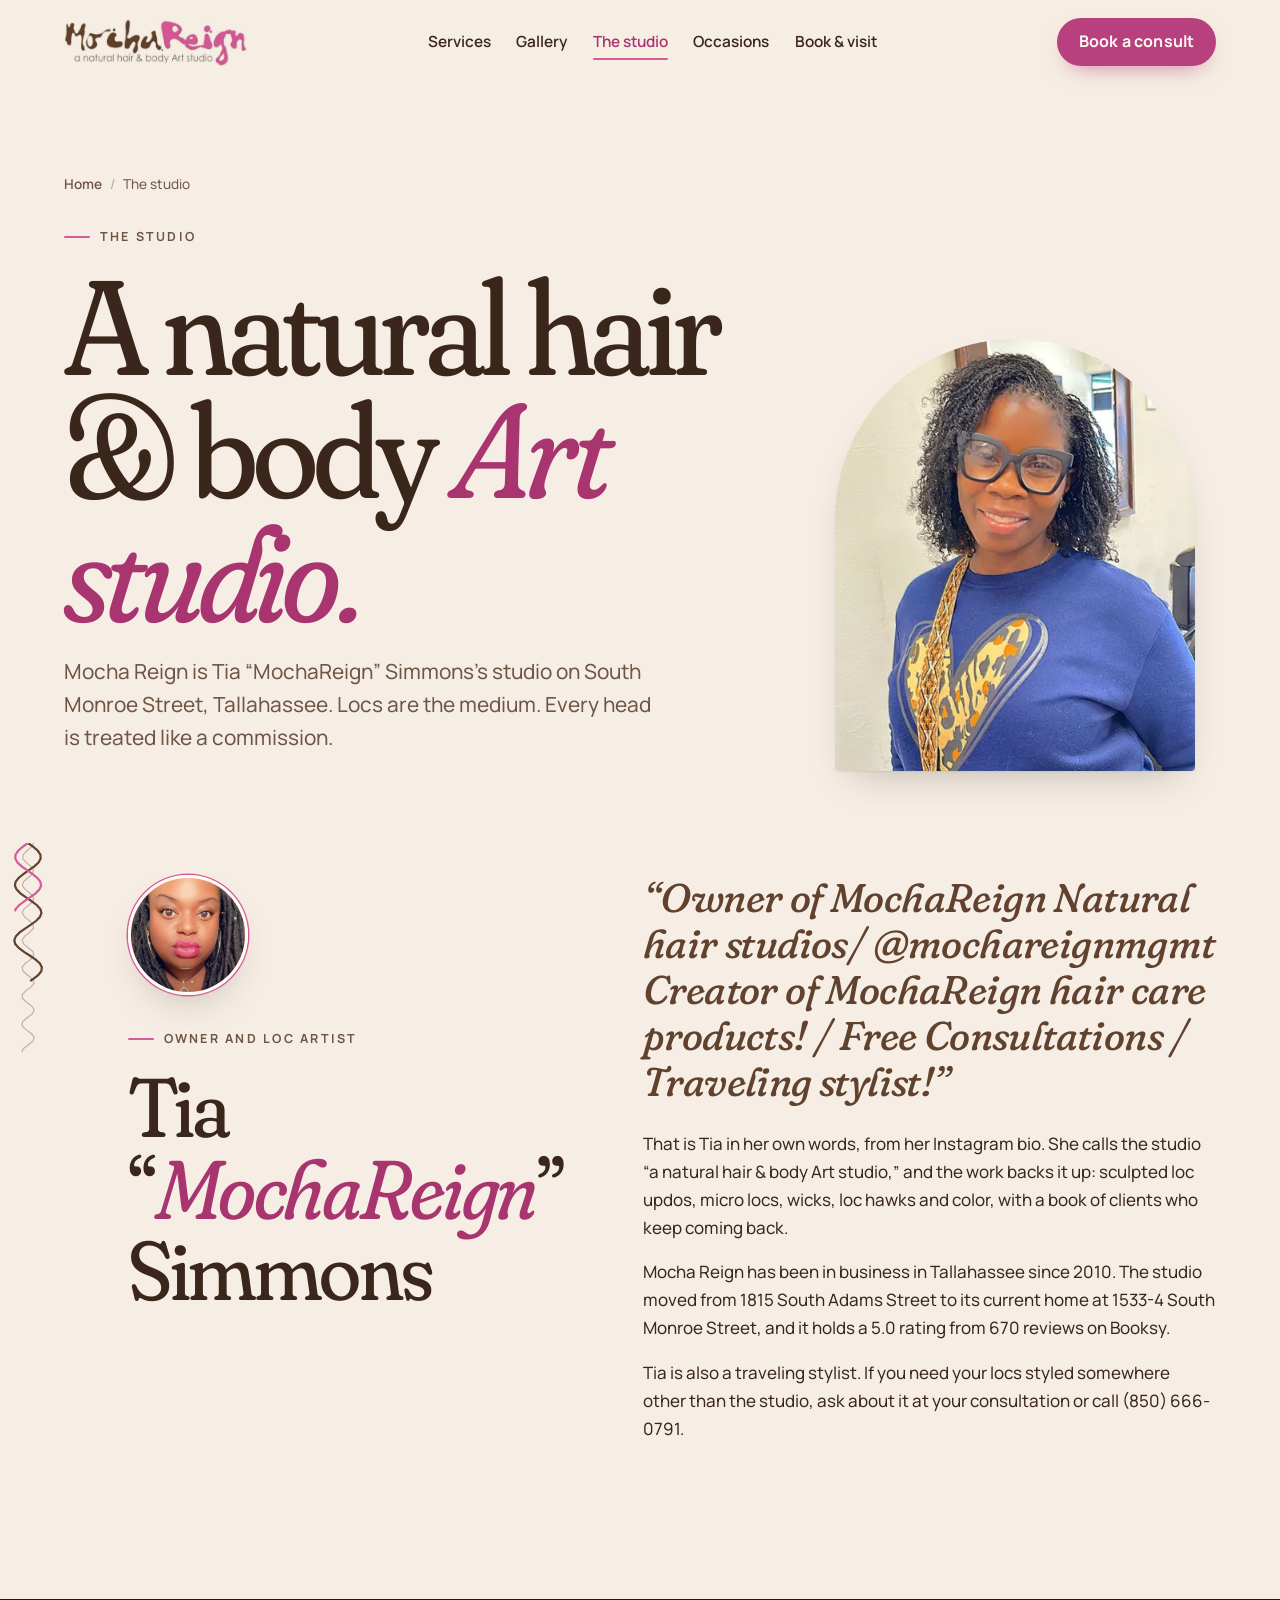
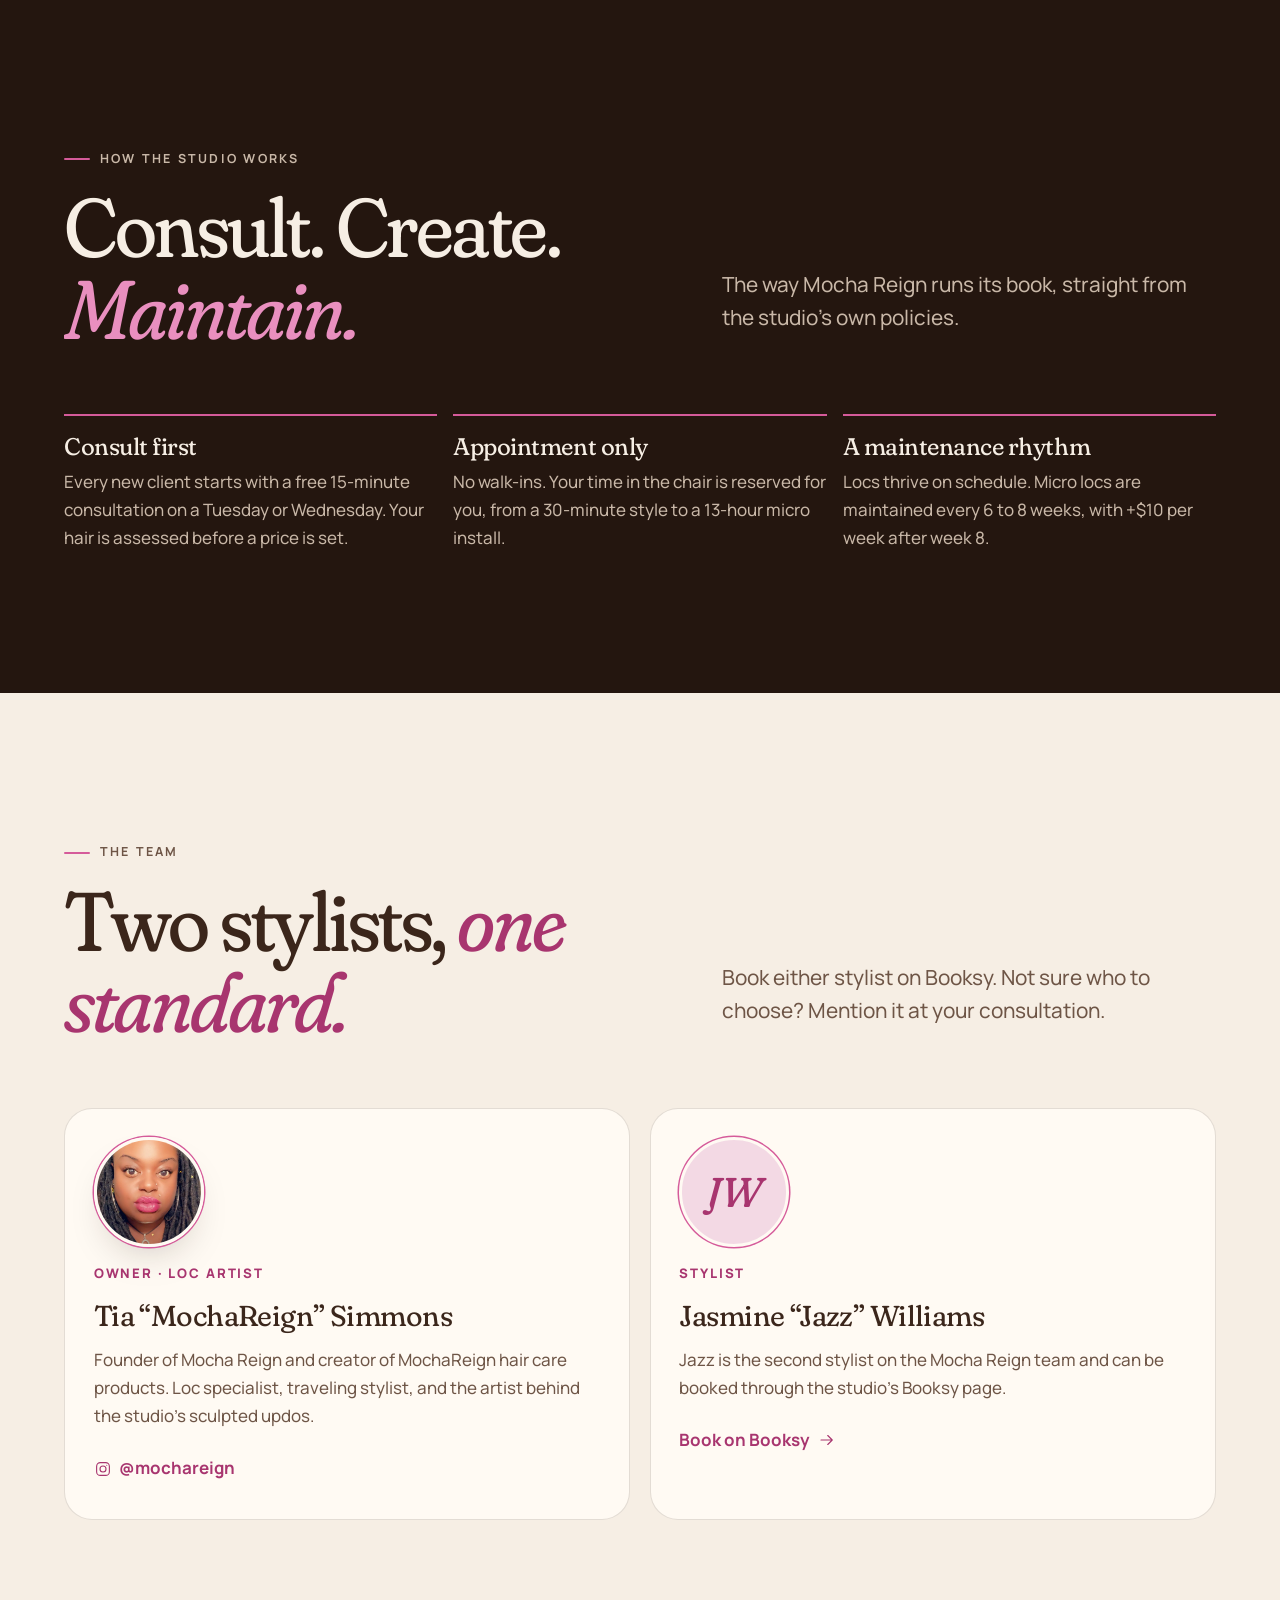
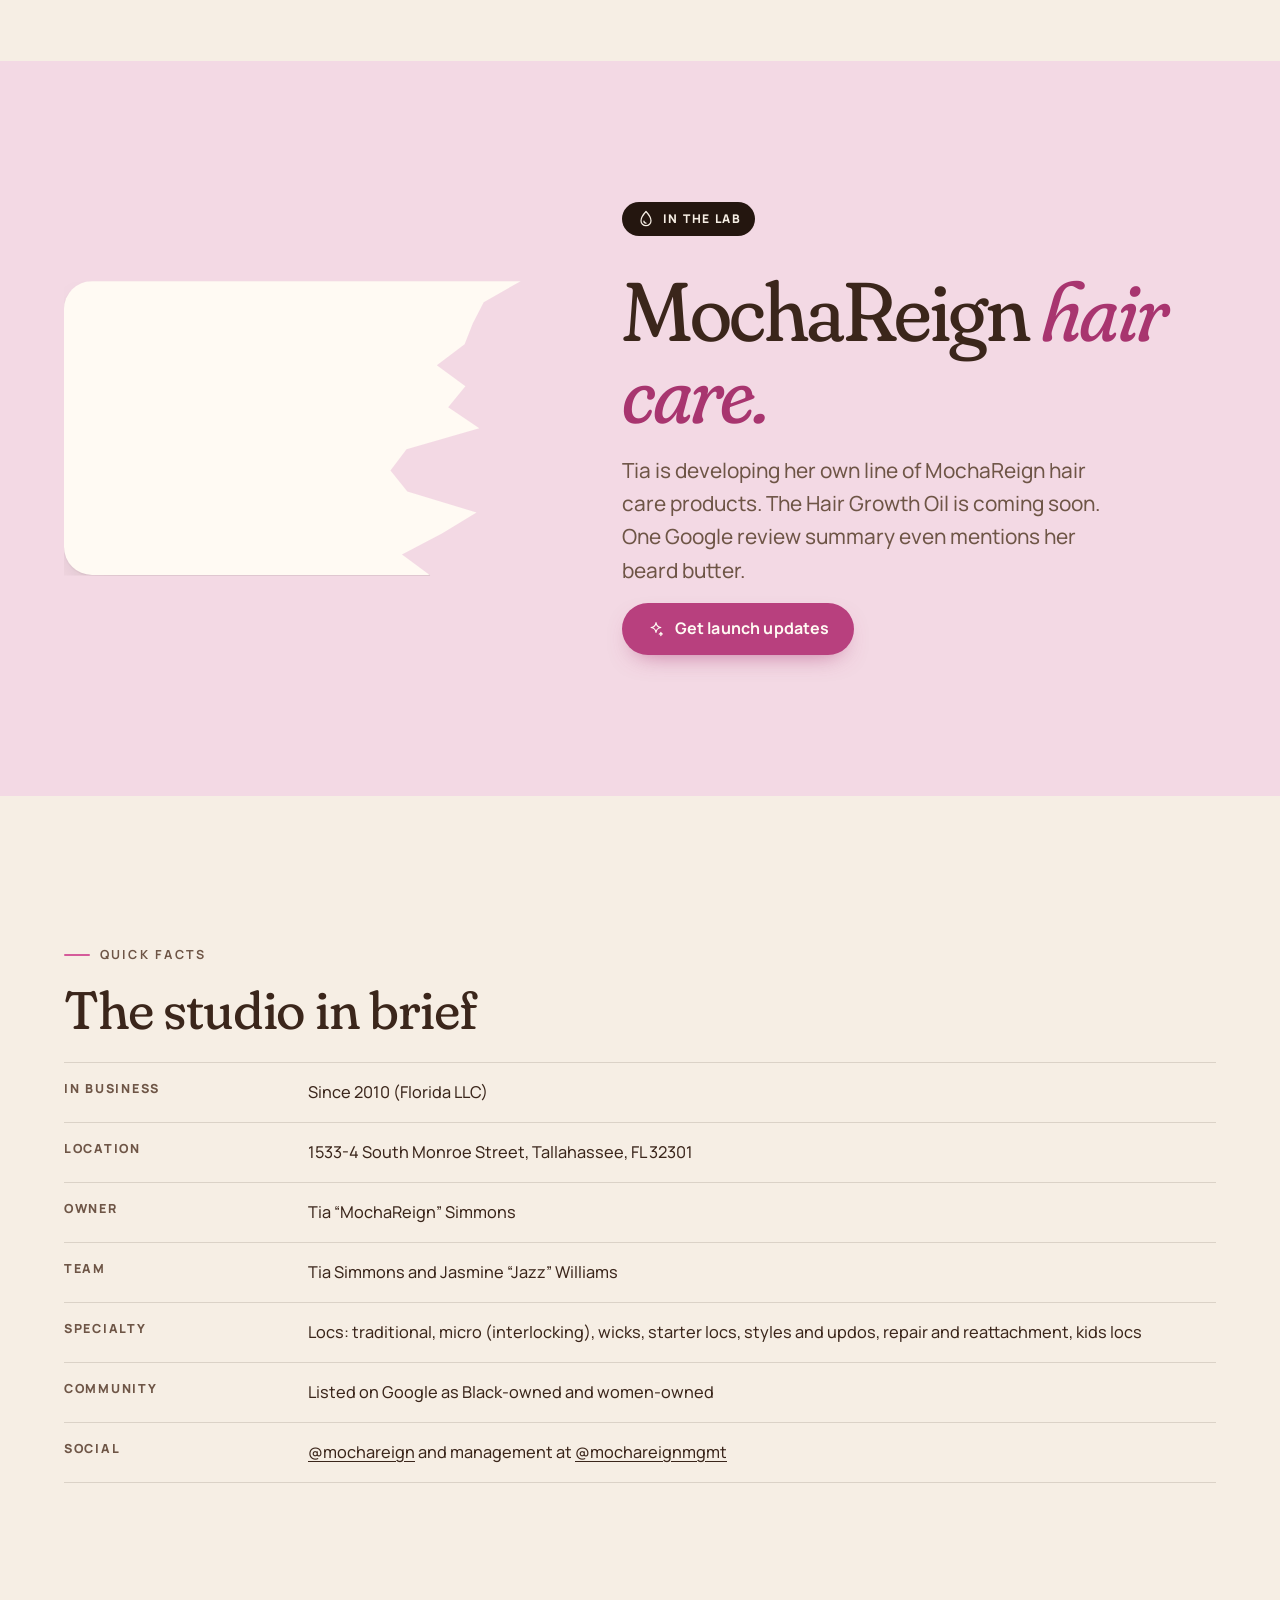
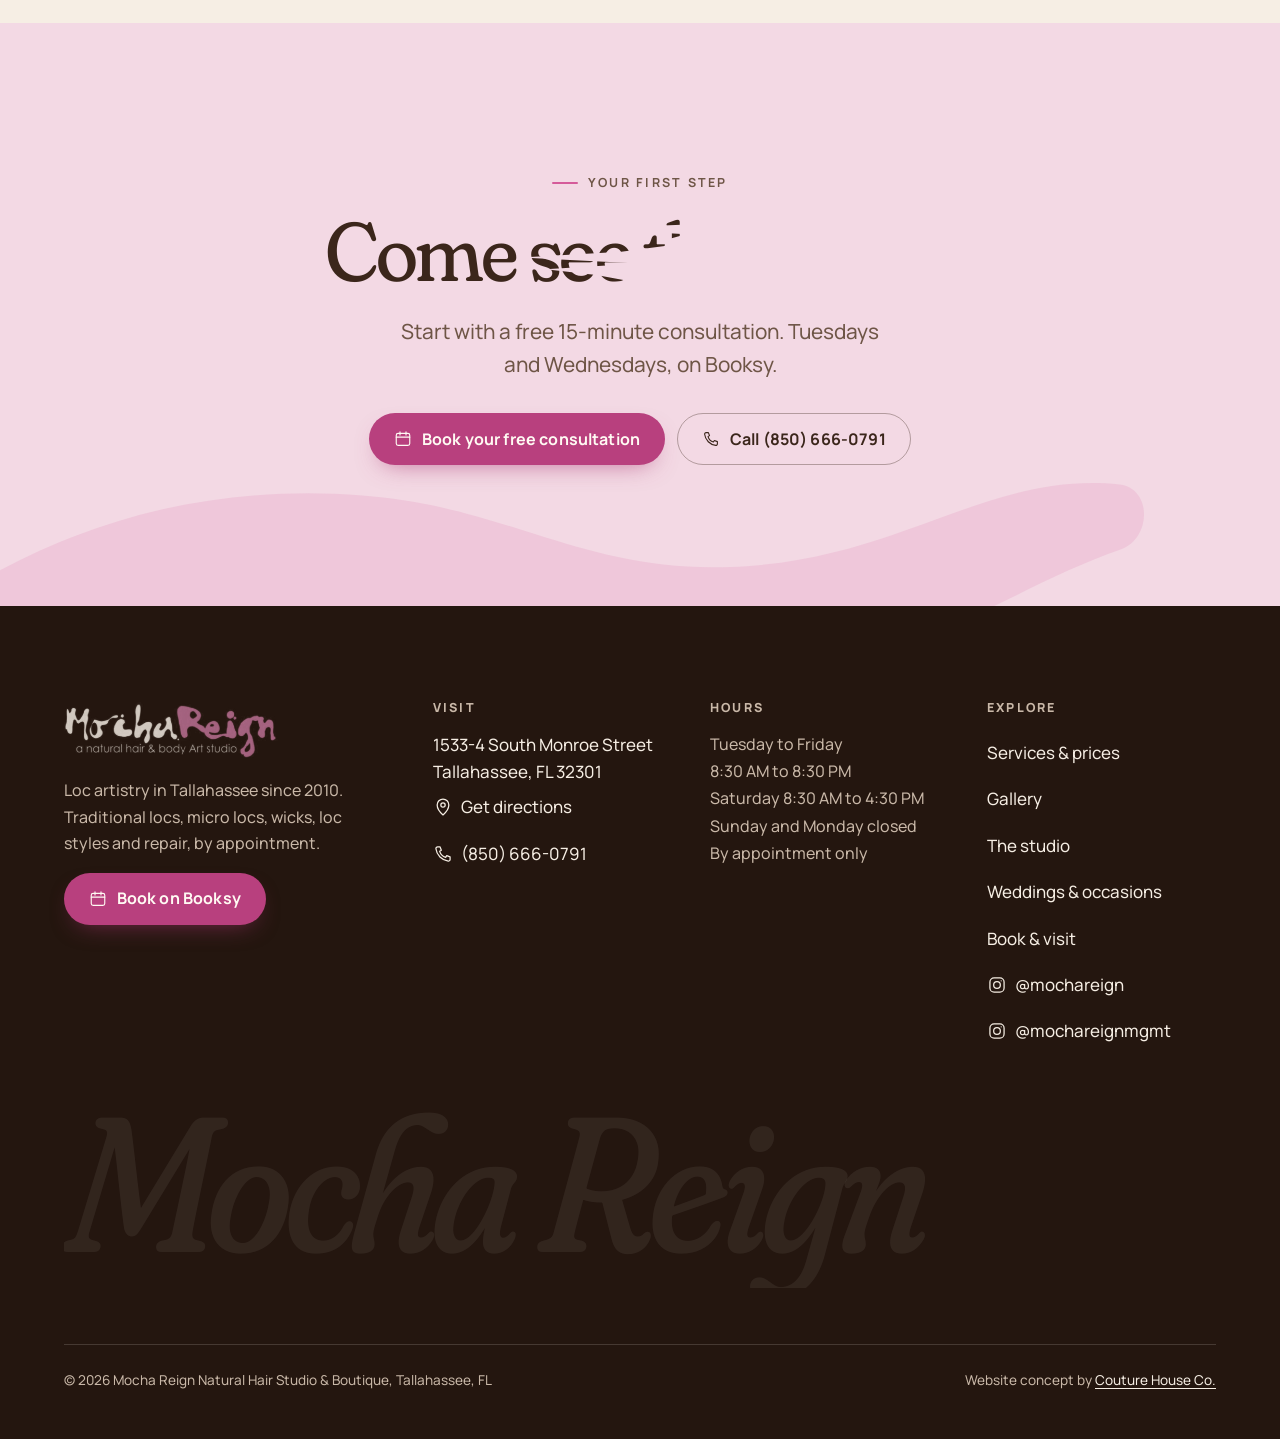
<file: about.html>
<!doctype html>
<html lang="en">
<head>
<meta charset="utf-8">
<meta name="viewport" content="width=device-width, initial-scale=1, viewport-fit=cover">
<title>About Mocha Reign | Loc Artist Tia Simmons, Tallahassee</title>
<meta name="description" content="Meet Tia MochaReign Simmons and the Mocha Reign team: a natural hair and body art studio serving Tallahassee since 2010. Loc specialists.">
<link rel="canonical" href="https://mocha-reign-natural-hair-studio.netlify.app/about.html">
<meta name="theme-color" content="#f6eee4">
<meta name="format-detection" content="telephone=no">
<meta name="robots" content="index, follow, max-image-preview:large">
<meta property="og:type" content="website">
<meta property="og:site_name" content="Mocha Reign Natural Hair Studio &amp; Boutique">
<meta property="og:title" content="About Mocha Reign | Loc Artist Tia Simmons, Tallahassee">
<meta property="og:description" content="Meet Tia MochaReign Simmons and the Mocha Reign team: a natural hair and body art studio serving Tallahassee since 2010. Loc specialists.">
<meta property="og:url" content="https://mocha-reign-natural-hair-studio.netlify.app/about.html">
<meta property="og:image" content="https://mocha-reign-natural-hair-studio.netlify.app/assets/img/og/about.jpg">
<meta property="og:image:secure_url" content="https://mocha-reign-natural-hair-studio.netlify.app/assets/img/og/about.jpg">
<meta property="og:image:width" content="1200">
<meta property="og:image:height" content="630">
<meta property="og:image:type" content="image/jpeg">
<meta property="og:image:alt" content="Mocha Reign link preview: Meet Tia. Tia “MochaReign” Simmons. Natural hair &amp; body Art studio. Shown with a portrait photo.">
<meta property="og:locale" content="en_US">
<meta name="twitter:card" content="summary_large_image">
<meta name="twitter:title" content="About Mocha Reign | Loc Artist Tia Simmons, Tallahassee">
<meta name="twitter:description" content="Meet Tia MochaReign Simmons and the Mocha Reign team: a natural hair and body art studio serving Tallahassee since 2010. Loc specialists.">
<meta name="twitter:image" content="https://mocha-reign-natural-hair-studio.netlify.app/assets/img/og/about.jpg">
<meta name="twitter:image:alt" content="Mocha Reign link preview: Meet Tia. Tia “MochaReign” Simmons. Natural hair &amp; body Art studio. Shown with a portrait photo.">
<link rel="icon" href="assets/img/favicon.svg" type="image/svg+xml">
<link rel="icon" href="assets/img/favicon-32.png" sizes="32x32" type="image/png">
<link rel="apple-touch-icon" href="assets/img/apple-touch-icon.png">
<link rel="manifest" href="site.webmanifest">
<link rel="preload" href="assets/fonts/fraunces-latin-full-normal.woff2" as="font" type="font/woff2" crossorigin>
<link rel="stylesheet" href="assets/css/site.css">
<script src="assets/js/js-flag.js"></script>
<script src="assets/vendor/gsap.min.js" defer></script>
<script src="assets/vendor/ScrollTrigger.min.js" defer></script>
<script src="assets/vendor/SplitText.min.js" defer></script>
<script src="assets/vendor/DrawSVGPlugin.min.js" defer></script>
<script src="assets/vendor/lenis.min.js" defer></script>
<script src="assets/js/site.js" defer></script>
</head>
<body>
<a class="skip-link" href="#main">Skip to content</a>
<header class="site-header" id="top">
  <div class="wrap header-inner">
    <a class="brand" href="index.html" aria-label="Mocha Reign Natural Hair Studio, home">
      <picture><source srcset="assets/img/logo-mocha-reign.webp" type="image/webp"><img src="assets/img/logo-mocha-reign.png" width="822" height="215" alt="MochaReign, a natural hair and body art studio"></picture>
    </a>
    <nav class="nav-desktop" aria-label="Main">
      <ul><li><a href="services.html">Services</a></li><li><a href="gallery.html">Gallery</a></li><li><a href="about.html" aria-current="page">The studio</a></li><li><a href="events.html">Occasions</a></li><li><a href="book.html">Book & visit</a></li></ul>
    </nav>
    <a class="btn btn--primary header-cta" href="https://booksy.com/en-us/86539_mocha-reign-studios_hair-salon_15826_tallahassee" rel="noopener">Book a consult</a>
    <button class="menu-toggle" type="button" aria-expanded="false" aria-controls="mobile-nav"><span class="bars" aria-hidden="true"><span></span><span></span></span><span>Menu</span></button>
  </div>
</header>
<div class="mobile-nav" id="mobile-nav" role="dialog" aria-modal="true" aria-label="Site menu" hidden>
  <div class="mobile-nav__top">
    <img src="assets/img/logo-mocha-reign-cream.webp" width="822" height="215" alt="MochaReign" loading="lazy">
    <button class="close" type="button" aria-label="Close menu"><svg class="icon" viewBox="0 0 24 24" aria-hidden="true" focusable="false"><path d="M6 6l12 12M18 6 6 18"/></svg></button>
  </div>
  <nav aria-label="Mobile">
    <ul><li><a href="index.html">Home<span>00</span></a></li><li><a href="services.html">Services<span>01</span></a></li><li><a href="gallery.html">Gallery<span>02</span></a></li><li><a href="about.html" aria-current="page">The studio<span>03</span></a></li><li><a href="events.html">Occasions<span>04</span></a></li><li><a href="book.html">Book & visit<span>05</span></a></li></ul>
  </nav>
  <div class="mobile-nav__foot">
    <a class="btn btn--primary" href="https://booksy.com/en-us/86539_mocha-reign-studios_hair-salon_15826_tallahassee" rel="noopener"><svg class="icon" viewBox="0 0 24 24" aria-hidden="true" focusable="false"><rect x="3" y="4.5" width="18" height="16" rx="2.5"/><path d="M3 9.5h18M8 2.5v4M16 2.5v4"/></svg>Book your free consultation</a>
    <p>1533-4 South Monroe Street, Tallahassee, FL 32301<br><a href="tel:+18506660791">(850) 666-0791</a></p>
  </div>
</div>
<main id="main" tabindex="-1">
<section class="page-hero">
  <div class="wrap page-hero-grid">
    <div>
      <nav class="crumbs" aria-label="Breadcrumb"><ol><li><a href="index.html">Home</a></li><li aria-current="page">The studio</li></ol></nav>
      <p class="eyebrow">The studio</p>
      <h1 class="display-xl">A natural hair &amp; body <em>Art studio.</em></h1>
      <p class="lede">Mocha Reign is Tia &ldquo;MochaReign&rdquo; Simmons's studio on South Monroe Street, Tallahassee. Locs are the medium. Every head is treated like a commission.</p>
    </div>
    <div class="page-hero-art" data-brush><img src="assets/img/natural-curl-refresh-800.webp" srcset="assets/img/natural-curl-refresh-800.webp 450w, assets/img/natural-curl-refresh.webp 900w" sizes="(min-width:900px) 360px, 90vw" width="450" height="800" alt="Smiling client with shoulder-length small locs with a soft curly texture" fetchpriority="high" decoding="async"></div>
  </div>
</section>

<section class="u-pt2 section story" aria-labelledby="tia-h">
  <div class="wrap about-grid">
    <div class="story-strand" aria-hidden="true"><svg viewBox="0 0 60 1000" preserveAspectRatio="none" focusable="false"><path class="s3" d="M35.95 0 L33.82 6 L28.91 12 L24.76 18 L24.37 24 L28.05 30 L33.16 36 L36.03 42 L34.55 48 L29.78 54 L25.13 60 L23.98 66 L27.17 72 L32.43 78 L35.97 84 L35.21 90 L30.69 96 L25.63 102 L23.71 108 L26.32 114 L31.61 120 L35.76 126 L35.78 132 L31.62 138 L26.26 144 L23.58 150 L25.52 156 L30.71 162 L35.41 168 L36.23 174 L32.55 180 L27.01 186 L23.6 192 L24.8 198 L29.76 204 L34.92 210 L36.55 216 L33.46 222 L27.85 228 L23.77 234 L24.17 240 L28.78 246 L34.29 252 L36.73 258 L34.31 264 L28.77 270 L24.1 276 L23.67 282 L27.81 288 L33.54 294 L36.74 300 L35.08 306 L29.75 312 L24.58 318 L23.31 324 L26.86 330 L32.69 336 L36.6 342 L35.75 348 L30.76 354 L25.2 360 L23.1 366 L25.97 372 L31.75 378 L36.29 384 L36.29 390 L31.76 396 L25.95 402 L23.05 408 L25.16 414 L30.76 420 L35.82 426 L36.69 432 L32.73 438 L26.8 444 L23.17 450 L24.46 456 L29.74 462 L35.21 468 L36.92 474 L33.65 480 L27.74 486 L23.46 492 L23.9 498 L28.73 504 L34.48 510 L37.0 516 L34.47 522 L28.73 528 L23.91 534 L23.48 540 L27.75 546 L33.63 552 L36.9 558 L35.19 564 L29.75 570 L24.49 576 L23.22 582 L26.82 588 L32.71 594 L36.64 600 L35.77 606 L30.76 612 L25.21 618 L23.12 624 L25.99 630 L31.74 636 L36.22 642 L36.21 648 L31.73 654 L26.02 660 L23.19 666 L25.27 672 L30.74 678 L35.67 684 L36.5 690 L32.65 696 L26.91 702 L23.42 708 L24.67 714 L29.75 720 L34.99 726 L36.62 732 L33.48 738 L27.85 744 L23.79 750 L24.22 756 L28.8 762 L34.22 768 L36.58 774 L34.2 780 L28.81 786 L24.3 792 L23.92 798 L27.9 804 L33.38 810 L36.39 816 L34.8 822 L29.77 828 L24.93 834 L23.76 840 L27.09 846 L32.48 852 L36.06 858 L35.27 864 L30.69 870 L25.64 876 L23.76 882 L26.37 888 L31.57 894 L35.61 900 L35.59 906 L31.56 912 L26.43 918 L23.9 924 L25.77 930 L30.66 936 L35.05 942 L35.78 948 L32.35 954 L27.26 960 L24.17 966 L25.29 972 L29.78 978 L34.41 984 L35.83 990 L33.06 996" data-strand/><path class="s1" d="M30.0 0 L35.79 6 L40.52 12 L43.29 18 L43.56 24 L41.25 30 L36.79 36 L31.02 42 L25.01 48 L19.91 54 L16.69 60 L15.98 66 L17.92 72 L22.17 78 L27.93 84 L34.12 90 L39.56 96 L43.23 102 L44.41 108 L42.86 114 L38.87 120 L33.16 126 L26.83 132 L21.06 138 L16.95 144 L15.29 150 L16.42 156 L20.13 162 L25.73 168 L32.17 174 L38.23 180 L42.77 186 L44.9 192 L44.23 198 L40.85 204 L35.4 210 L28.89 216 L22.57 222 L17.63 228 L15.01 234 L15.22 240 L18.23 246 L23.49 252 L30.0 258 L36.54 264 L41.86 270 L44.96 276 L45.24 282 L42.62 288 L37.61 294 L31.14 300 L24.43 306 L18.75 312 L15.19 318 L14.42 324 L16.6 330 L21.33 336 L27.71 342 L34.54 348 L40.53 354 L44.54 360 L45.81 366 L44.08 372 L39.69 378 L33.45 384 L26.55 390 L20.28 396 L15.85 402 L14.09 408 L15.34 414 L19.36 420 L25.4 426 L32.32 432 L38.81 438 L43.64 444 L45.89 450 L45.13 456 L41.51 462 L35.71 468 L28.83 474 L22.17 480 L16.99 486 L14.27 492 L14.52 498 L17.7 504 L23.21 510 L30.0 516 L36.78 522 L42.28 528 L45.45 534 L45.7 540 L42.98 546 L37.8 552 L31.16 558 L24.31 564 L18.54 570 L14.95 576 L14.21 582 L16.45 588 L21.25 594 L27.69 600 L34.56 606 L40.55 612 L44.53 618 L45.76 624 L44.01 630 L39.61 636 L33.41 642 L26.59 648 L20.43 654 L16.09 660 L14.4 666 L15.66 672 L19.62 678 L25.53 684 L32.26 690 L38.54 696 L43.18 702 L45.32 708 L44.56 714 L41.05 720 L35.47 726 L28.88 732 L22.53 738 L17.62 744 L15.07 750 L15.34 756 L18.38 762 L23.6 768 L30.0 774 L36.37 780 L41.5 786 L44.44 792 L44.64 798 L42.08 804 L37.25 810 L31.08 816 L24.74 822 L19.43 828 L16.14 834 L15.48 840 L17.57 846 L21.99 852 L27.89 858 L34.16 864 L39.6 870 L43.2 876 L44.29 882 L42.68 888 L38.69 894 L33.08 900 L26.93 906 L21.4 912 L17.52 918 L16.02 924 L17.17 930 L20.73 936 L26.01 942 L32.01 948 L37.59 954 L41.7 960 L43.58 966 L42.89 972 L39.77 978 L34.83 984 L29.02 990 L23.43 996" data-strand/><path class="s2" d="M30.0 0 L24.21 6 L19.48 12 L16.71 18 L16.44 24 L18.75 30 L23.21 36 L28.98 42 L34.99 48 L40.09 54 L43.31 60 L44.02 66 L42.08 72 L37.83 78 L32.07 84 L25.88 90 L20.44 96 L16.77 102 L15.59 108 L17.14 114 L21.13 120 L26.84 126 L33.17 132 L38.94 138 L43.05 144 L44.71 150 L43.58 156 L39.87 162 L34.27 168 L27.83 174 L21.77 180 L17.23 186 L15.1 192 L15.77 198 L19.15 204 L24.6 210 L31.11 216 L37.43 222 L42.37 228 L44.99 234 L44.78 240 L41.77 246 L36.51 252 L30.0 258 L23.46 264 L18.14 270 L15.04 276 L14.76 282 L17.38 288 L22.39 294 L28.86 300 L35.57 306 L41.25 312 L44.81 318 L45.58 324 L43.4 330 L38.67 336 L32.29 342 L25.46 348 L19.47 354 L15.46 360 L14.19 366 L15.92 372 L20.31 378 L26.55 384 L33.45 390 L39.72 396 L44.15 402 L45.91 408 L44.66 414 L40.64 420 L34.6 426 L27.68 432 L21.19 438 L16.36 444 L14.11 450 L14.87 456 L18.49 462 L24.29 468 L31.17 474 L37.83 480 L43.01 486 L45.73 492 L45.48 498 L42.3 504 L36.79 510 L30.0 516 L23.22 522 L17.72 528 L14.55 534 L14.3 540 L17.02 546 L22.2 552 L28.84 558 L35.69 564 L41.46 570 L45.05 576 L45.79 582 L43.55 588 L38.75 594 L32.31 600 L25.44 606 L19.45 612 L15.47 618 L14.24 624 L15.99 630 L20.39 636 L26.59 642 L33.41 648 L39.57 654 L43.91 660 L45.6 666 L44.34 672 L40.38 678 L34.47 684 L27.74 690 L21.46 696 L16.82 702 L14.68 708 L15.44 714 L18.95 720 L24.53 726 L31.12 732 L37.47 738 L42.38 744 L44.93 750 L44.66 756 L41.62 762 L36.4 768 L30.0 774 L23.63 780 L18.5 786 L15.56 792 L15.36 798 L17.92 804 L22.75 810 L28.92 816 L35.26 822 L40.57 828 L43.86 834 L44.52 840 L42.43 846 L38.01 852 L32.11 858 L25.84 864 L20.4 870 L16.8 876 L15.71 882 L17.32 888 L21.31 894 L26.92 900 L33.07 906 L38.6 912 L42.48 918 L43.98 924 L42.83 930 L39.27 936 L33.99 942 L27.99 948 L22.41 954 L18.3 960 L16.42 966 L17.11 972 L20.23 978 L25.17 984 L30.98 990 L36.57 996" data-strand/></svg></div>
    <div class="story-copy">
      <div class="u-mt0 story-person">
        <div class="u-portrait-l portrait"><img src="assets/img/tia-mochareign-simmons-800.webp" srcset="assets/img/tia-mochareign-simmons-800.webp 800w, assets/img/tia-mochareign-simmons.webp 902w" sizes="120px" width="800" height="800" alt="Tia MochaReign Simmons, owner of Mocha Reign, with long locs" loading="lazy" decoding="async"></div>
      </div>
      <p class="eyebrow">Owner and loc artist</p>
      <h2 class="display-l" id="tia-h" data-brush>Tia &ldquo;<em>MochaReign</em>&rdquo; Simmons</h2>
    </div>
    <div class="prose">
      <p class="story-quote">&ldquo;Owner of MochaReign Natural hair studios/ @mochareignmgmt Creator of MochaReign hair care products! / Free Consultations / Traveling stylist!&rdquo;</p>
      <p>That is Tia in her own words, from her Instagram bio. She calls the studio &ldquo;a natural hair &amp; body Art studio,&rdquo; and the work backs it up: sculpted loc updos, micro locs, wicks, loc hawks and color, with a book of clients who keep coming back.</p>
      <p>Mocha Reign has been in business in Tallahassee since 2010. The studio moved from 1815 South Adams Street to its current home at 1533-4 South Monroe Street, and it holds a 5.0 rating from 670 reviews on Booksy.</p>
      <p>Tia is also a traveling stylist. If you need your locs styled somewhere other than the studio, ask about it at your consultation or call (850) 666-0791.</p>
    </div>
  </div>
</section>

<section class="section on-dark" aria-labelledby="phil-h">
  <div class="wrap">
    <div class="section-head section-head--split">
      <div><p class="eyebrow">How the studio works</p><h2 class="display-l" id="phil-h" data-brush>Consult. Create. <em>Maintain.</em></h2></div>
      <p class="lede">The way Mocha Reign runs its book, straight from the studio's own policies.</p>
    </div>
    <div class="pillars">
      <div class="pillar"><h3>Consult first</h3><p>Every new client starts with a free 15-minute consultation on a Tuesday or Wednesday. Your hair is assessed before a price is set.</p></div>
      <div class="pillar"><h3>Appointment only</h3><p>No walk-ins. Your time in the chair is reserved for you, from a 30-minute style to a 13-hour micro install.</p></div>
      <div class="pillar"><h3>A maintenance rhythm</h3><p>Locs thrive on schedule. Micro locs are maintained every 6 to 8 weeks, with +$10 per week after week 8.</p></div>
    </div>
  </div>
</section>

<section class="section" aria-labelledby="team-h">
  <div class="wrap">
    <div class="section-head section-head--split">
      <div><p class="eyebrow">The team</p><h2 class="display-l" id="team-h" data-brush>Two stylists, <em>one standard.</em></h2></div>
      <p class="lede">Book either stylist on Booksy. Not sure who to choose? Mention it at your consultation.</p>
    </div>
    <div class="team">
      <article class="member">
        <div class="portrait"><img src="assets/img/tia-mochareign-simmons-800.webp" srcset="assets/img/tia-mochareign-simmons-800.webp 800w, assets/img/tia-mochareign-simmons.webp 902w" sizes="110px" width="800" height="800" alt="Tia MochaReign Simmons" loading="lazy" decoding="async"></div>
        <p class="role">Owner &middot; Loc artist</p>
        <h3>Tia &ldquo;MochaReign&rdquo; Simmons</h3>
        <p>Founder of Mocha Reign and creator of MochaReign hair care products. Loc specialist, traveling stylist, and the artist behind the studio's sculpted updos.</p>
        <a class="text-link" href="https://www.instagram.com/mochareign/" rel="noopener"><svg class="icon" viewBox="0 0 24 24" aria-hidden="true" focusable="false"><rect x="3.5" y="3.5" width="17" height="17" rx="5"/><circle cx="12" cy="12" r="4"/><path d="M17 7h.01"/></svg>@mochareign</a>
      </article>
      <article class="member">
        <div class="monogram" aria-hidden="true">JW</div>
        <p class="role">Stylist</p>
        <h3>Jasmine &ldquo;Jazz&rdquo; Williams</h3>
        <p>Jazz is the second stylist on the Mocha Reign team and can be booked through the studio's Booksy page.</p>
        <a class="text-link" href="https://booksy.com/en-us/86539_mocha-reign-studios_hair-salon_15826_tallahassee" rel="noopener">Book on Booksy <svg class="icon" viewBox="0 0 24 24" aria-hidden="true" focusable="false"><path d="M4 12h15M13 6l6 6-6 6"/></svg></a>
      </article>
    </div>
  </div>
</section>

<section class="section on-blush" aria-labelledby="products-h">
  <div class="wrap product-grid">
    <figure class="u-m0 u-ar-oil product-photo" data-brush>
      <img src="assets/img/mochareign-hair-growth-oil-bottles.webp" width="720" height="436" alt="Rows of amber dropper bottles labeled MochaReign Hair Growth Serum" loading="lazy" decoding="async">
    </figure>
    <div>
      <p class="pill"><svg class="icon" viewBox="0 0 24 24" aria-hidden="true" focusable="false"><path d="M12 3s6 6.4 6 11a6 6 0 0 1-12 0c0-4.6 6-11 6-11z"/><path d="M9.5 14.5a2.5 2.5 0 0 0 2.5 2.5"/></svg>In the lab</p>
      <h2 class="u-my12 display-l" id="products-h" data-brush>MochaReign <em>hair care.</em></h2>
      <p class="lede">Tia is developing her own line of MochaReign hair care products. The Hair Growth Oil is coming soon. One Google review summary even mentions her beard butter.</p>
      <a class="btn btn--primary" href="index.html#lab-h"><svg class="icon" viewBox="0 0 24 24" aria-hidden="true" focusable="false"><path d="M12 3.5c.6 4.3 2.2 5.9 6.5 6.5-4.3.6-5.9 2.2-6.5 6.5-.6-4.3-2.2-5.9-6.5-6.5 4.3-.6 5.9-2.2 6.5-6.5z"/><path d="M18.5 16.5c.2 1.4.8 2 2.2 2.2-1.4.2-2 .8-2.2 2.2-.2-1.4-.8-2-2.2-2.2 1.4-.2 2-.8 2.2-2.2z"/></svg>Get launch updates</a>
    </div>
  </div>
</section>

<section class="section" aria-labelledby="facts-h">
  <div class="wrap">
    <p class="eyebrow">Quick facts</p>
    <h2 class="u-mb15 display-m" id="facts-h">The studio in brief</h2>
    <dl class="quick-facts">
      <div><dt>In business</dt><dd>Since 2010 (Florida LLC)</dd></div>
      <div><dt>Location</dt><dd>1533-4 South Monroe Street, Tallahassee, FL 32301</dd></div>
      <div><dt>Owner</dt><dd>Tia &ldquo;MochaReign&rdquo; Simmons</dd></div>
      <div><dt>Team</dt><dd>Tia Simmons and Jasmine &ldquo;Jazz&rdquo; Williams</dd></div>
      <div><dt>Specialty</dt><dd>Locs: traditional, micro (interlocking), wicks, starter locs, styles and updos, repair and reattachment, kids locs</dd></div>
      <div><dt>Community</dt><dd>Listed on Google as Black-owned and women-owned</dd></div>
      <div><dt>Social</dt><dd><a href="https://www.instagram.com/mochareign/" rel="noopener">@mochareign</a> and management at <a href="https://www.instagram.com/mochareignmgmt/" rel="noopener">@mochareignmgmt</a></dd></div>
    </dl>
  </div>
</section>
<section class="section final-cta on-blush" aria-labelledby="cta-h">
  <svg class="brush-bg" viewBox="0 0 1200 300" preserveAspectRatio="none" aria-hidden="true" focusable="false"><path fill="currentColor" d="M30 190c120-70 260-110 430-100 140 8 210 60 360 52 150-8 230-70 350-60 30 3 30 40 0 48-110 30-200 90-360 100-170 10-250-50-380-50-160 0-270 60-380 70-40 4-60-40-20-60z"/></svg>
  <div class="wrap">
    <p class="eyebrow">Your first step</p>
    <h2 class="display-l" id="cta-h" data-brush>Come see the <em>studio.</em></h2>
    <p class="lede">Start with a free 15-minute consultation. Tuesdays and Wednesdays, on Booksy.</p>
    <div class="btn-row">
      <a class="btn btn--primary" href="https://booksy.com/en-us/86539_mocha-reign-studios_hair-salon_15826_tallahassee" rel="noopener"><svg class="icon" viewBox="0 0 24 24" aria-hidden="true" focusable="false"><rect x="3" y="4.5" width="18" height="16" rx="2.5"/><path d="M3 9.5h18M8 2.5v4M16 2.5v4"/></svg>Book your free consultation</a>
      <a class="btn btn--ghost" href="tel:+18506660791"><svg class="icon" viewBox="0 0 24 24" aria-hidden="true" focusable="false"><path d="M5.5 3.5h3l1.5 4-2 1.3a11 11 0 0 0 7.2 7.2l1.3-2 4 1.5v3a2 2 0 0 1-2.2 2A17 17 0 0 1 3.5 5.7a2 2 0 0 1 2-2.2z"/></svg>Call (850) 666-0791</a>
    </div>
  </div>
</section>
</main>
<footer class="site-footer on-dark">
  <div class="wrap">
    <div class="footer-grid">
      <div class="footer-brand">
        <img src="assets/img/logo-mocha-reign-cream.webp" width="822" height="215" alt="MochaReign, a natural hair and body art studio" loading="lazy" decoding="async">
        <p>Loc artistry in Tallahassee since 2010. Traditional locs, micro locs, wicks, loc styles and repair, by appointment.</p>
        <a class="btn btn--primary" href="https://booksy.com/en-us/86539_mocha-reign-studios_hair-salon_15826_tallahassee" rel="noopener"><svg class="icon" viewBox="0 0 24 24" aria-hidden="true" focusable="false"><rect x="3" y="4.5" width="18" height="16" rx="2.5"/><path d="M3 9.5h18M8 2.5v4M16 2.5v4"/></svg>Book on Booksy</a>
      </div>
      <div>
        <h2>Visit</h2>
        <address>1533-4 South Monroe Street<br>Tallahassee, FL 32301</address>
        <ul>
          <li><a href="https://www.google.com/maps/search/?api=1&query=1533-4%20South%20Monroe%20Street%2C%20Tallahassee%2C%20FL%2032301" rel="noopener"><svg class="icon" viewBox="0 0 24 24" aria-hidden="true" focusable="false"><path d="M12 21.5s-7-6.3-7-12a7 7 0 0 1 14 0c0 5.7-7 12-7 12z"/><circle cx="12" cy="9.5" r="2.6"/></svg>Get directions</a></li>
          <li><a href="tel:+18506660791"><svg class="icon" viewBox="0 0 24 24" aria-hidden="true" focusable="false"><path d="M5.5 3.5h3l1.5 4-2 1.3a11 11 0 0 0 7.2 7.2l1.3-2 4 1.5v3a2 2 0 0 1-2.2 2A17 17 0 0 1 3.5 5.7a2 2 0 0 1 2-2.2z"/></svg>(850) 666-0791</a></li>
        </ul>
      </div>
      <div>
        <h2>Hours</h2>
        <p class="hours-mini">Tuesday to Friday<br>8:30 AM to 8:30 PM<br>Saturday 8:30 AM to 4:30 PM<br>Sunday and Monday closed<br>By appointment only</p>
      </div>
      <div>
        <h2>Explore</h2>
        <ul>
          <li><a href="services.html">Services &amp; prices</a></li>
          <li><a href="gallery.html">Gallery</a></li>
          <li><a href="about.html">The studio</a></li>
          <li><a href="events.html">Weddings &amp; occasions</a></li>
          <li><a href="book.html">Book &amp; visit</a></li>
          <li><a href="https://www.instagram.com/mochareign/" rel="noopener"><svg class="icon" viewBox="0 0 24 24" aria-hidden="true" focusable="false"><rect x="3.5" y="3.5" width="17" height="17" rx="5"/><circle cx="12" cy="12" r="4"/><path d="M17 7h.01"/></svg>@mochareign</a></li>
          <li><a href="https://www.instagram.com/mochareignmgmt/" rel="noopener"><svg class="icon" viewBox="0 0 24 24" aria-hidden="true" focusable="false"><rect x="3.5" y="3.5" width="17" height="17" rx="5"/><circle cx="12" cy="12" r="4"/><path d="M17 7h.01"/></svg>@mochareignmgmt</a></li>
        </ul>
      </div>
    </div>
    <p class="footer-word" aria-hidden="true">Mocha Reign</p>
    <div class="footer-base">
      <p>&copy; 2026 Mocha Reign Natural Hair Studio &amp; Boutique, Tallahassee, FL</p>
      <p>Website concept by <a href="https://www.couturehouse.co" rel="noopener">Couture House Co.</a></p>
    </div>
  </div>
</footer>
<nav class="action-bar" aria-label="Quick actions">
  <a class="is-primary" href="https://booksy.com/en-us/86539_mocha-reign-studios_hair-salon_15826_tallahassee" rel="noopener"><svg class="icon" viewBox="0 0 24 24" aria-hidden="true" focusable="false"><rect x="3" y="4.5" width="18" height="16" rx="2.5"/><path d="M3 9.5h18M8 2.5v4M16 2.5v4"/></svg>Book</a>
  <a href="services.html"><svg class="icon" viewBox="0 0 24 24" aria-hidden="true" focusable="false"><path d="M4 7h16M4 12h16M4 17h10"/></svg>Services</a>
  <a href="tel:+18506660791"><svg class="icon" viewBox="0 0 24 24" aria-hidden="true" focusable="false"><path d="M5.5 3.5h3l1.5 4-2 1.3a11 11 0 0 0 7.2 7.2l1.3-2 4 1.5v3a2 2 0 0 1-2.2 2A17 17 0 0 1 3.5 5.7a2 2 0 0 1 2-2.2z"/></svg>Call</a>
</nav>
<script type="application/ld+json">{"@context":"https://schema.org","@type":"HairSalon","@id":"https://mocha-reign-natural-hair-studio.netlify.app/#salon","name":"Mocha Reign Natural Hair Studio & Boutique","alternateName":["Mocha Reign Studios","MochaReign"],"slogan":"a natural hair & body Art studio","description":"Loc specialists in Tallahassee, FL: traditional locs, micro locs, wicks, starter locs, loc repair, loc styles and updos, kids locs and hair paint. Free 15-minute consultation for every new client. By appointment only.","url":"https://mocha-reign-natural-hair-studio.netlify.app/","image":"https://mocha-reign-natural-hair-studio.netlify.app/assets/img/share.jpg","logo":"https://mocha-reign-natural-hair-studio.netlify.app/assets/img/logo-mocha-reign.png","telephone":"+1-850-666-0791","address":{"@type":"PostalAddress","streetAddress":"1533-4 South Monroe Street","addressLocality":"Tallahassee","addressRegion":"FL","postalCode":"32301","addressCountry":"US"},"openingHoursSpecification":[{"@type":"OpeningHoursSpecification","dayOfWeek":["Tuesday","Wednesday","Thursday","Friday"],"opens":"08:30","closes":"20:30"},{"@type":"OpeningHoursSpecification","dayOfWeek":["Saturday"],"opens":"08:30","closes":"16:30"}],"priceRange":"$35 to $2,500+","currenciesAccepted":"USD","paymentAccepted":"Credit card","amenityFeature":[{"@type":"LocationFeatureSpecification","name":"Parking","value":true},{"@type":"LocationFeatureSpecification","name":"Wi-Fi","value":true},{"@type":"LocationFeatureSpecification","name":"Accessible","value":true}],"foundingDate":"2010","founder":{"@type":"Person","name":"Tia Simmons","alternateName":"MochaReign","jobTitle":"Owner and loc stylist","sameAs":["https://www.instagram.com/mochareign/"]},"employee":[{"@type":"Person","name":"Tia Simmons","alternateName":"MochaReign"},{"@type":"Person","name":"Jasmine Williams","alternateName":"Jazz"}],"sameAs":["https://www.instagram.com/mochareign/","https://www.instagram.com/mochareignmgmt/","https://booksy.com/en-us/86539_mocha-reign-studios_hair-salon_15826_tallahassee"],"areaServed":{"@type":"City","name":"Tallahassee, FL"},"hasOfferCatalog":{"@type":"OfferCatalog","name":"Loc and natural hair services","itemListElement":[{"@type":"OfferCatalog","name":"Consultation","itemListElement":[{"@type":"Offer","itemOffered":{"@type":"Service","name":"Consultation"},"price":"0","priceCurrency":"USD"}]},{"@type":"OfferCatalog","name":"Traditional Locs","itemListElement":[{"@type":"Offer","itemOffered":{"@type":"Service","name":"Loc Maintenance, No Style"},"priceSpecification":{"@type":"PriceSpecification","priceCurrency":"USD","minPrice":"95"}},{"@type":"Offer","itemOffered":{"@type":"Service","name":"Loc Maintenance with Simple Style"},"priceSpecification":{"@type":"PriceSpecification","priceCurrency":"USD","minPrice":"110"}},{"@type":"Offer","itemOffered":{"@type":"Service","name":"Loc Maintenance with Rope Twist"},"priceSpecification":{"@type":"PriceSpecification","priceCurrency":"USD","minPrice":"120"}},{"@type":"Offer","itemOffered":{"@type":"Service","name":"Loc Maintenance with 2-Strand Twist"},"priceSpecification":{"@type":"PriceSpecification","priceCurrency":"USD","minPrice":"135"}},{"@type":"Offer","itemOffered":{"@type":"Service","name":"Loc Maintenance with Krinkles (Plaits)"},"priceSpecification":{"@type":"PriceSpecification","priceCurrency":"USD","minPrice":"135"}},{"@type":"Offer","itemOffered":{"@type":"Service","name":"Loc Maintenance with Pipe Cleaners"},"priceSpecification":{"@type":"PriceSpecification","priceCurrency":"USD","minPrice":"135"}},{"@type":"Offer","itemOffered":{"@type":"Service","name":"Loc Maintenance with Loc Petals"},"priceSpecification":{"@type":"PriceSpecification","priceCurrency":"USD","minPrice":"135"}},{"@type":"Offer","itemOffered":{"@type":"Service","name":"Starter Locs (Traditional)"},"priceSpecification":{"@type":"PriceSpecification","priceCurrency":"USD","minPrice":"175"}},{"@type":"Offer","itemOffered":{"@type":"Service","name":"Loc Reattachment"},"priceSpecification":{"@type":"PriceSpecification","priceCurrency":"USD","minPrice":"350"}}]},{"@type":"OfferCatalog","name":"Micro Locs & Interlocking","itemListElement":[{"@type":"Offer","itemOffered":{"@type":"Service","name":"Micro Mini Install"},"priceSpecification":{"@type":"PriceSpecification","priceCurrency":"USD","minPrice":"2500"}},{"@type":"Offer","itemOffered":{"@type":"Service","name":"Micro Loc Maintenance (Interlocking)"},"priceSpecification":{"@type":"PriceSpecification","priceCurrency":"USD","minPrice":"180"}},{"@type":"Offer","itemOffered":{"@type":"Service","name":"Micro Loc Maintenance with Style"},"priceSpecification":{"@type":"PriceSpecification","priceCurrency":"USD","minPrice":"200"}},{"@type":"Offer","itemOffered":{"@type":"Service","name":"Loc Illusion Micros Wash & Style"},"priceSpecification":{"@type":"PriceSpecification","priceCurrency":"USD","minPrice":"90"}},{"@type":"Offer","itemOffered":{"@type":"Service","name":"Loc Maintenance (Interlocking) without Style"},"priceSpecification":{"@type":"PriceSpecification","priceCurrency":"USD","minPrice":"110"}},{"@type":"Offer","itemOffered":{"@type":"Service","name":"Loc Maintenance (Interlocking) with Style"},"priceSpecification":{"@type":"PriceSpecification","priceCurrency":"USD","price":"125"}}]},{"@type":"OfferCatalog","name":"Wicks","itemListElement":[{"@type":"Offer","itemOffered":{"@type":"Service","name":"Wick Install (Loc Combining)"},"priceSpecification":{"@type":"PriceSpecification","priceCurrency":"USD","minPrice":"550"}},{"@type":"Offer","itemOffered":{"@type":"Service","name":"Wick Maintenance"},"priceSpecification":{"@type":"PriceSpecification","priceCurrency":"USD","minPrice":"150"}}]},{"@type":"OfferCatalog","name":"Loc Styles","itemListElement":[{"@type":"Offer","itemOffered":{"@type":"Service","name":"Loc Style Only"},"priceSpecification":{"@type":"PriceSpecification","priceCurrency":"USD","minPrice":"35"}},{"@type":"Offer","itemOffered":{"@type":"Service","name":"Loc Knots Style Only"},"priceSpecification":{"@type":"PriceSpecification","priceCurrency":"USD","minPrice":"55"}},{"@type":"Offer","itemOffered":{"@type":"Service","name":"Loc Illusion Wash & Style"},"priceSpecification":{"@type":"PriceSpecification","priceCurrency":"USD","minPrice":"65"}}]},{"@type":"OfferCatalog","name":"Shaved Sides & Back","itemListElement":[{"@type":"Offer","itemOffered":{"@type":"Service","name":"Loc Maintenance, Top Only"},"priceSpecification":{"@type":"PriceSpecification","priceCurrency":"USD","minPrice":"85"}},{"@type":"Offer","itemOffered":{"@type":"Service","name":"Loc Maintenance, Top Only with Simple Style"},"priceSpecification":{"@type":"PriceSpecification","priceCurrency":"USD","minPrice":"100"}}]},{"@type":"OfferCatalog","name":"Kids (9 & under)","itemListElement":[{"@type":"Offer","itemOffered":{"@type":"Service","name":"Kids Starter Locs"},"priceSpecification":{"@type":"PriceSpecification","priceCurrency":"USD","minPrice":"95"}},{"@type":"Offer","itemOffered":{"@type":"Service","name":"Kids Loc Maintenance"},"priceSpecification":{"@type":"PriceSpecification","priceCurrency":"USD","minPrice":"60"}},{"@type":"Offer","itemOffered":{"@type":"Service","name":"Kids Loc Maintenance with Style"},"priceSpecification":{"@type":"PriceSpecification","priceCurrency":"USD","price":"75"}}]},{"@type":"OfferCatalog","name":"Treatments & Natural Hair","itemListElement":[{"@type":"Offer","itemOffered":{"@type":"Service","name":"Loc Detox"},"priceSpecification":{"@type":"PriceSpecification","priceCurrency":"USD","minPrice":"35"}},{"@type":"Offer","itemOffered":{"@type":"Service","name":"Wash, Condition & Blow Dry"},"priceSpecification":{"@type":"PriceSpecification","priceCurrency":"USD","price":"35"}},{"@type":"Offer","itemOffered":{"@type":"Service","name":"Trim & Treatment"},"priceSpecification":{"@type":"PriceSpecification","priceCurrency":"USD","minPrice":"40"}},{"@type":"Offer","itemOffered":{"@type":"Service","name":"Big Chop"},"priceSpecification":{"@type":"PriceSpecification","priceCurrency":"USD","minPrice":"35"}},{"@type":"Offer","itemOffered":{"@type":"Service","name":"Take Down Locs & Braids"},"priceSpecification":{"@type":"PriceSpecification","priceCurrency":"USD","minPrice":"35","unitText":"per hour"}}]},{"@type":"OfferCatalog","name":"Protective Styling","itemListElement":[{"@type":"Offer","itemOffered":{"@type":"Service","name":"Braid Styles without Extensions"},"priceSpecification":{"@type":"PriceSpecification","priceCurrency":"USD","minPrice":"85"}},{"@type":"Offer","itemOffered":{"@type":"Service","name":"Crochet Braids (Hair Included)"},"priceSpecification":{"@type":"PriceSpecification","priceCurrency":"USD","price":"165"}}]},{"@type":"OfferCatalog","name":"Hair Paint","itemListElement":[{"@type":"Offer","itemOffered":{"@type":"Service","name":"Hair Paint (Temporary Color Wax)"},"priceSpecification":{"@type":"PriceSpecification","priceCurrency":"USD","minPrice":"65"}}]}]},"potentialAction":{"@type":"ReserveAction","name":"Book an appointment","target":{"@type":"EntryPoint","urlTemplate":"https://booksy.com/en-us/86539_mocha-reign-studios_hair-salon_15826_tallahassee","actionPlatform":["http://schema.org/DesktopWebPlatform","http://schema.org/MobileWebPlatform"]}}}</script>
<script type="application/ld+json">{"@context":"https://schema.org","@type":"BreadcrumbList","itemListElement":[{"@type":"ListItem","position":1,"name":"Home","item":"https://mocha-reign-natural-hair-studio.netlify.app/"},{"@type":"ListItem","position":2,"name":"The studio","item":"https://mocha-reign-natural-hair-studio.netlify.app/about.html"}]}</script>
</body>
</html>
</file>
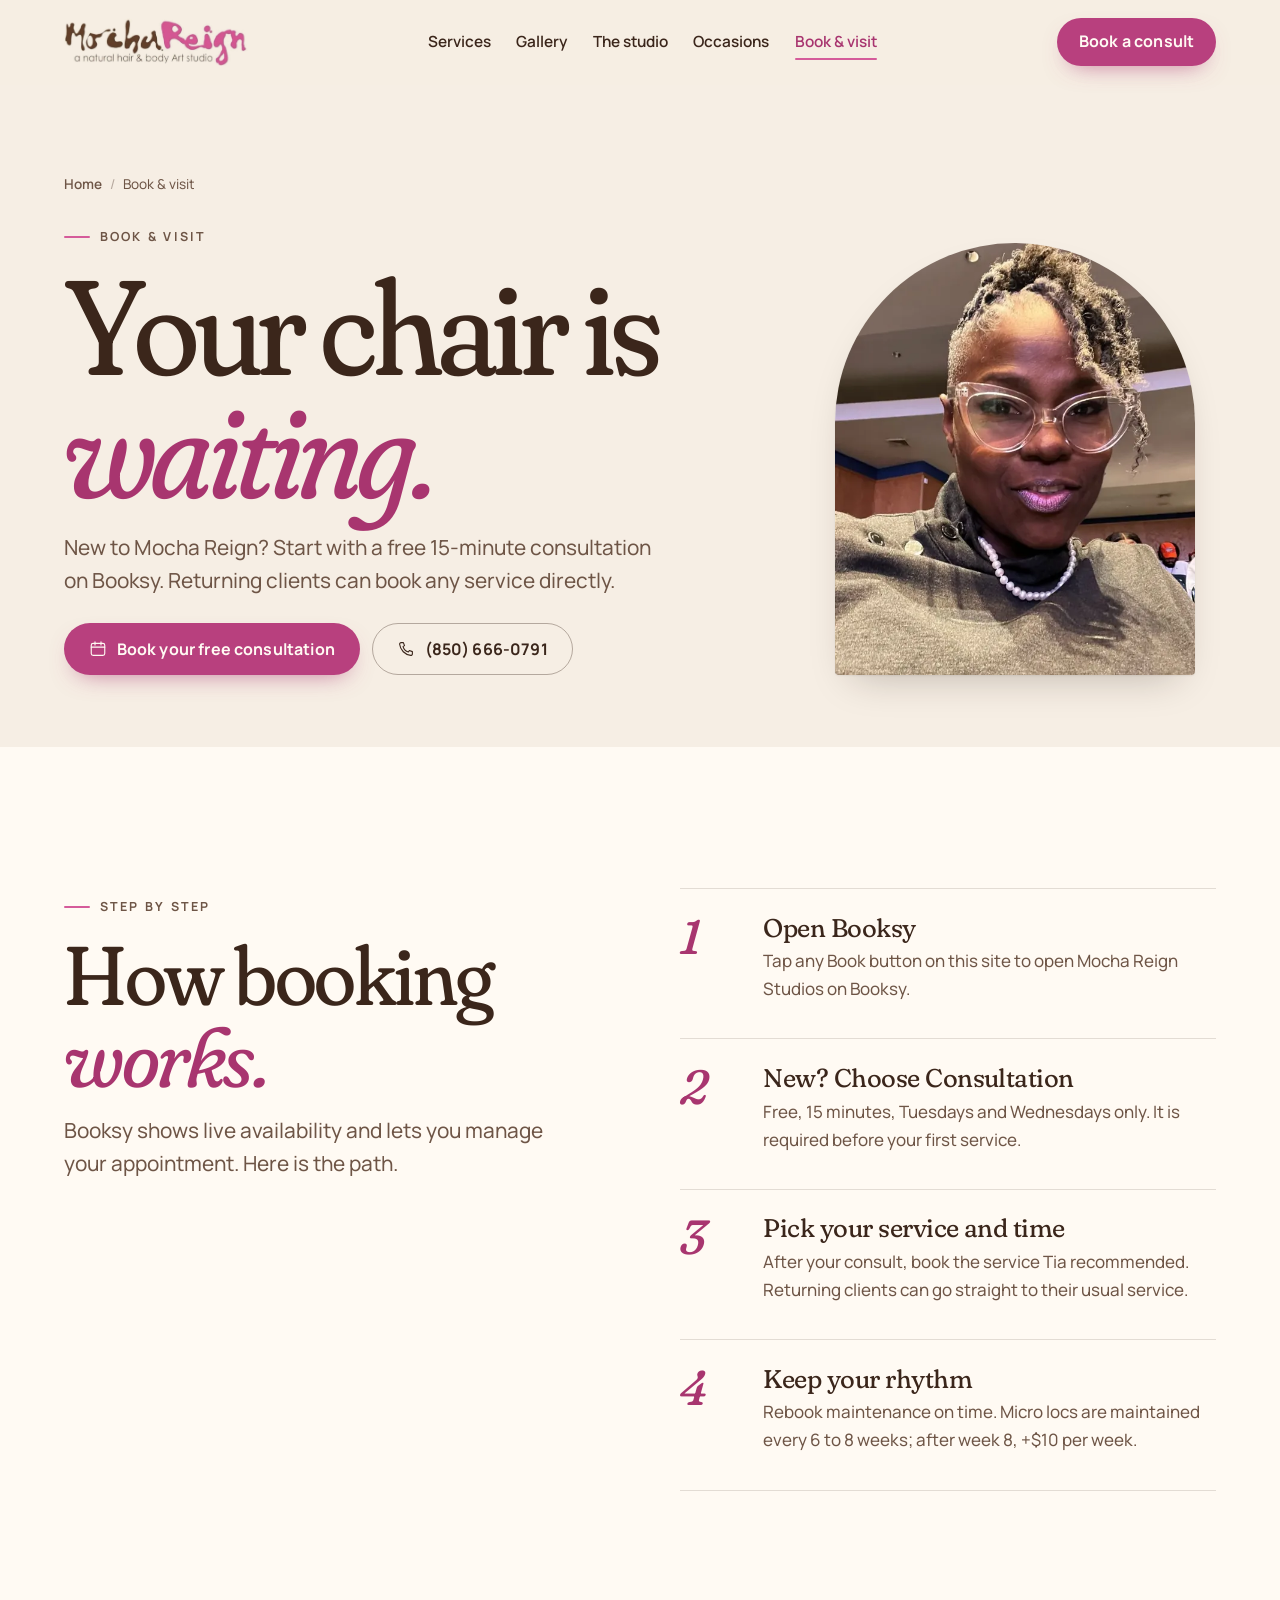
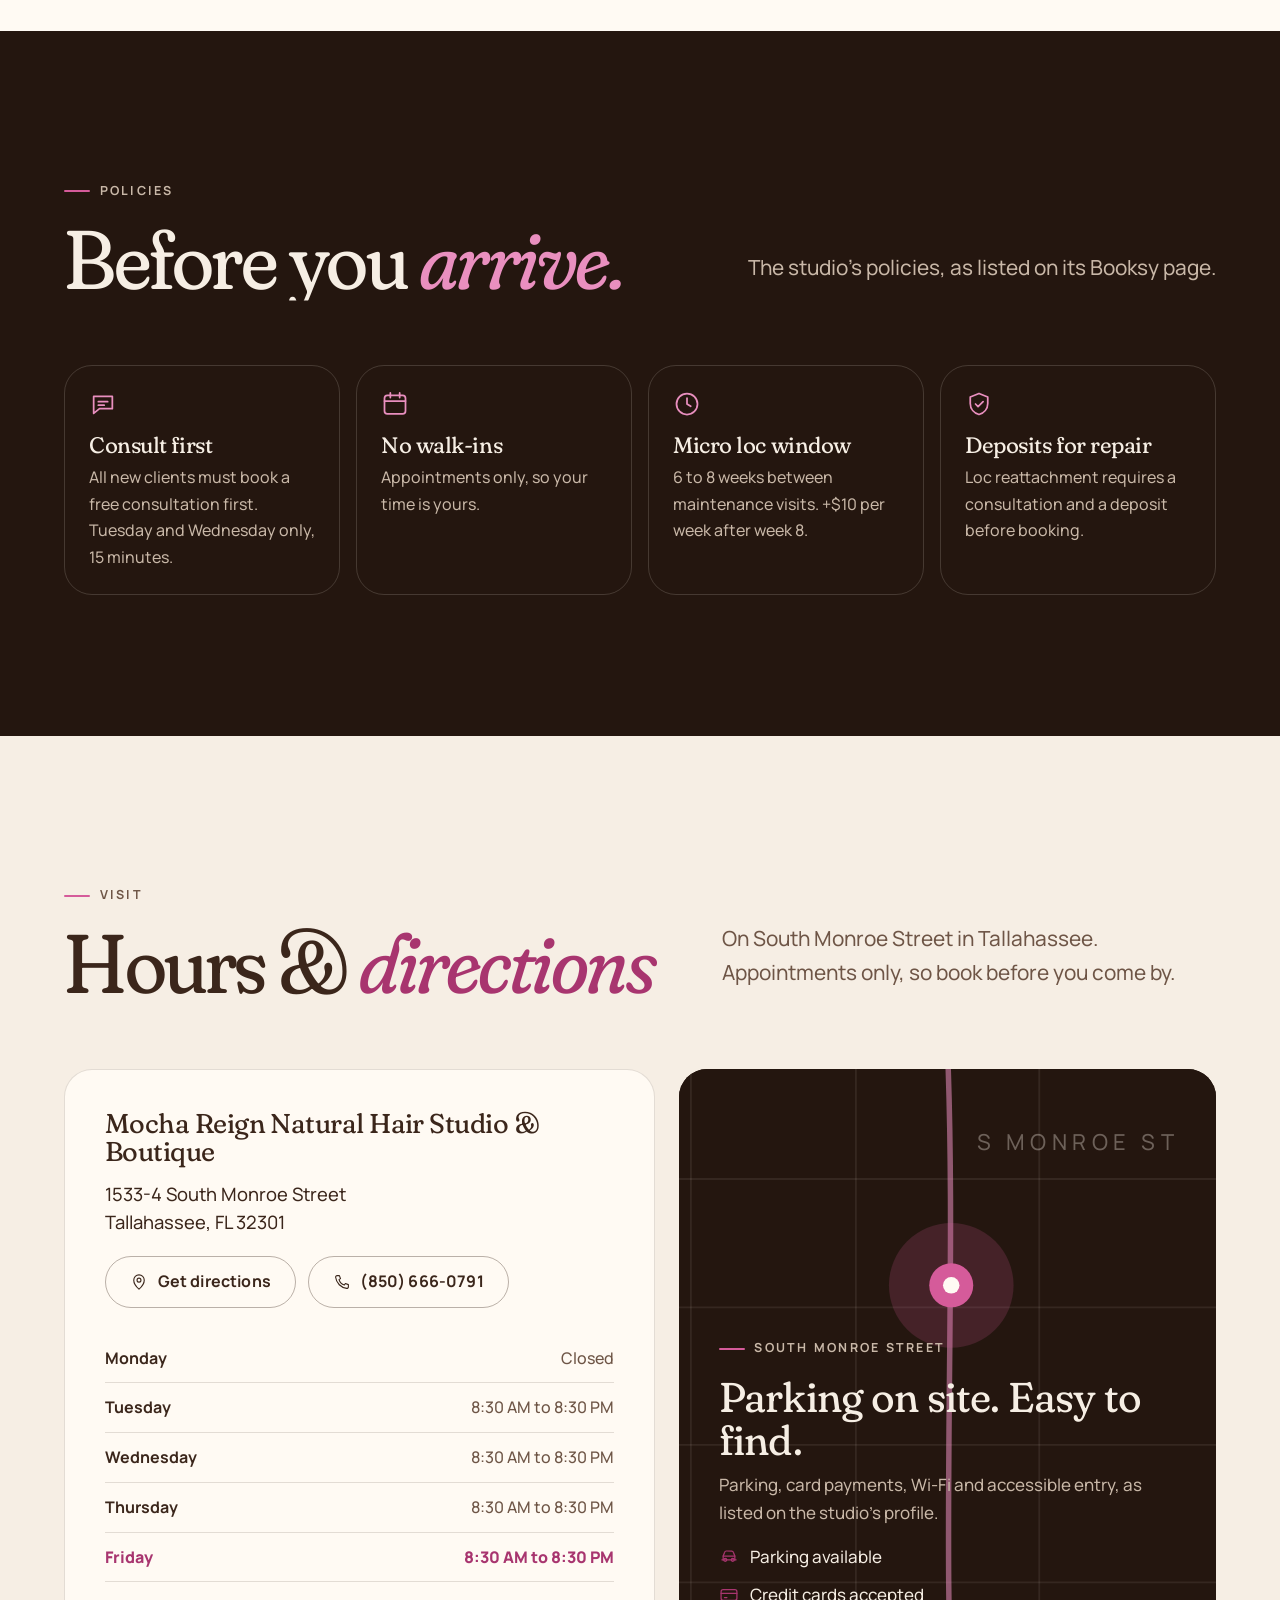
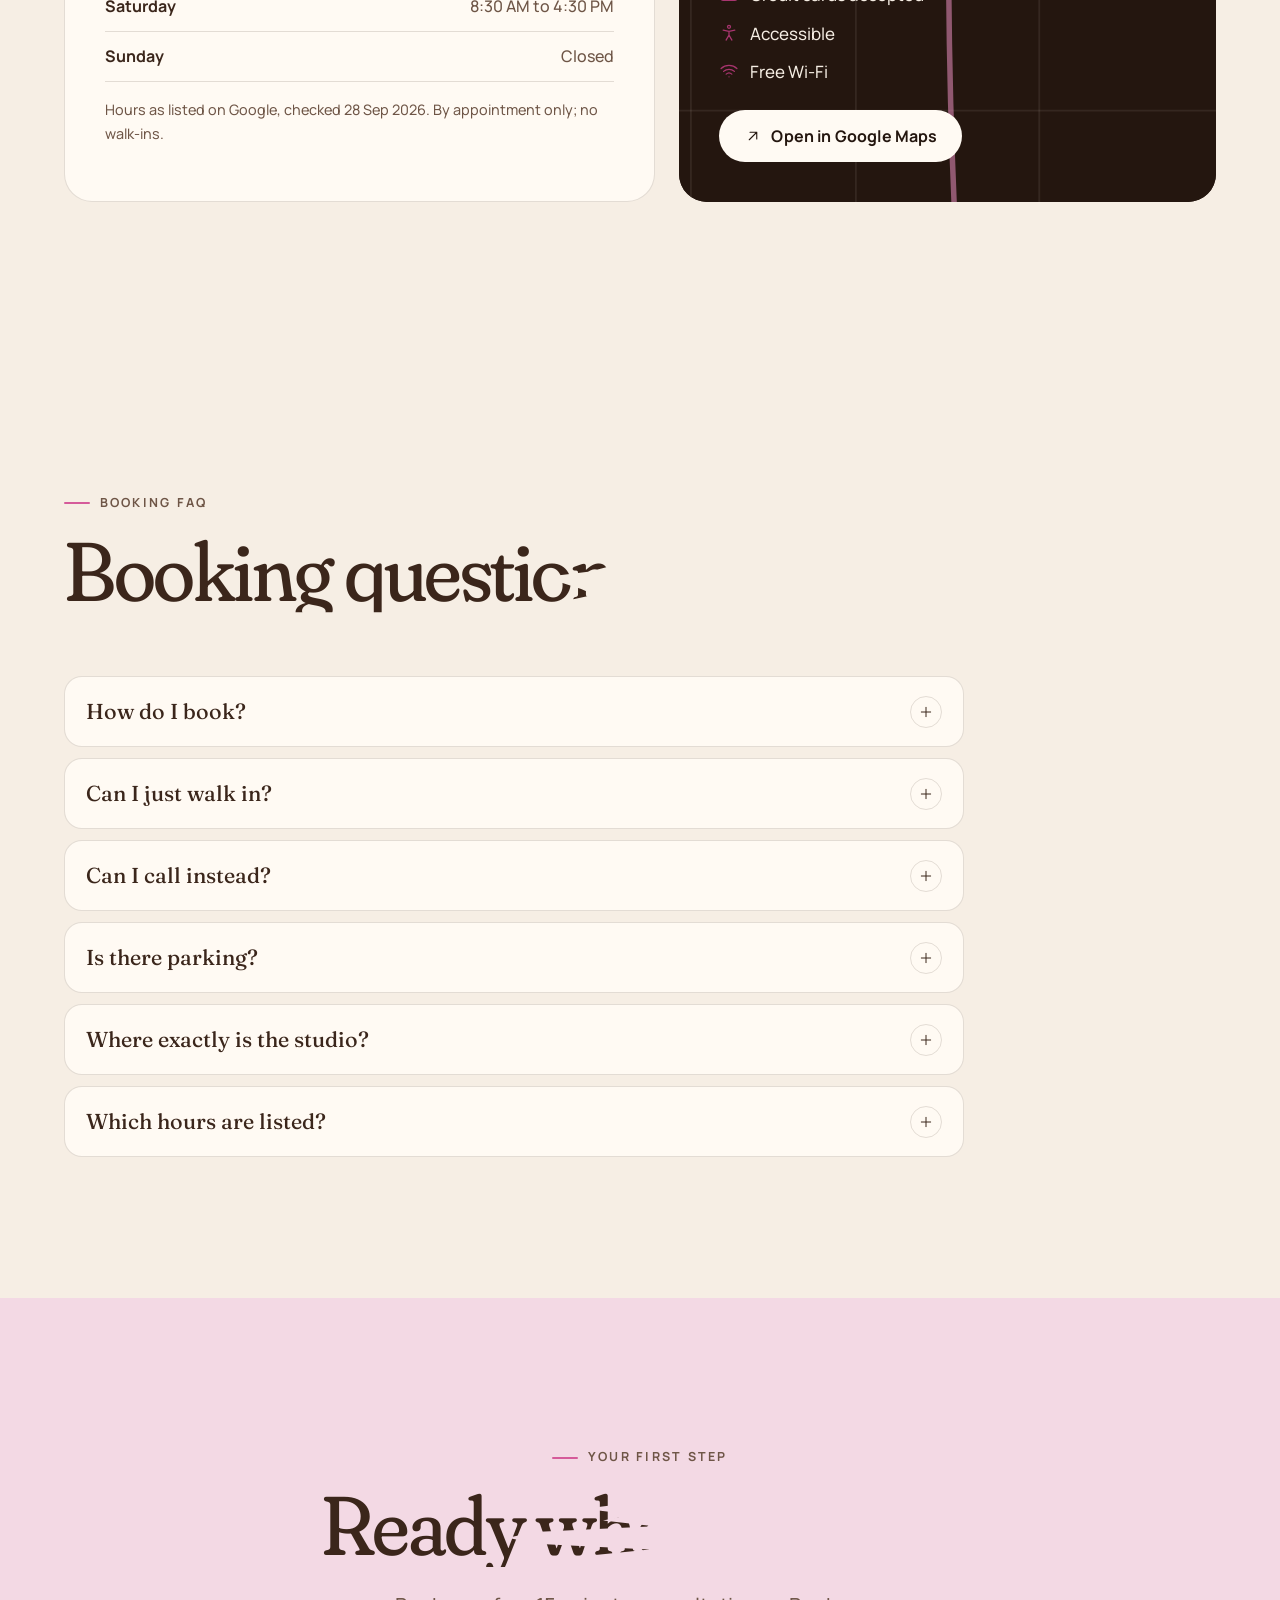
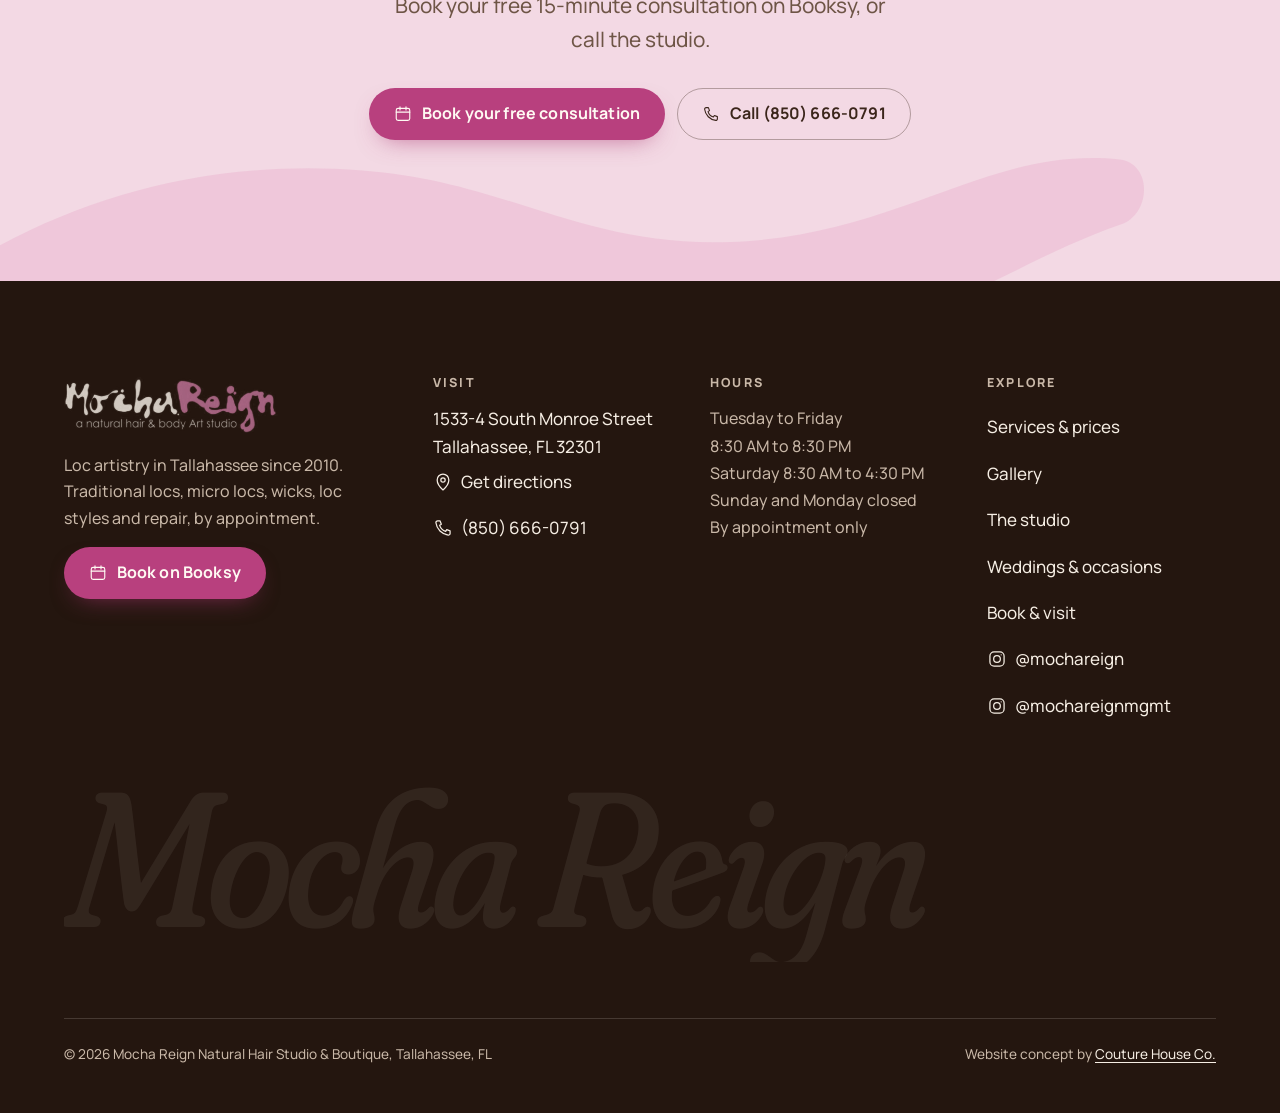
<file: book.html>
<!doctype html>
<html lang="en">
<head>
<meta charset="utf-8">
<meta name="viewport" content="width=device-width, initial-scale=1, viewport-fit=cover">
<title>Book a Loc Consultation in Tallahassee | Mocha Reign</title>
<meta name="description" content="Book a free 15-minute consultation on Booksy. Hours, directions, parking and policies for Mocha Reign, 1533-4 South Monroe St, Tallahassee.">
<link rel="canonical" href="https://mocha-reign-natural-hair-studio.netlify.app/book.html">
<meta name="theme-color" content="#f6eee4">
<meta name="format-detection" content="telephone=no">
<meta name="robots" content="index, follow, max-image-preview:large">
<meta property="og:type" content="website">
<meta property="og:site_name" content="Mocha Reign Natural Hair Studio &amp; Boutique">
<meta property="og:title" content="Book a Loc Consultation in Tallahassee | Mocha Reign">
<meta property="og:description" content="Book a free 15-minute consultation on Booksy. Hours, directions, parking and policies for Mocha Reign, 1533-4 South Monroe St, Tallahassee.">
<meta property="og:url" content="https://mocha-reign-natural-hair-studio.netlify.app/book.html">
<meta property="og:image" content="https://mocha-reign-natural-hair-studio.netlify.app/assets/img/og/book.jpg">
<meta property="og:image:secure_url" content="https://mocha-reign-natural-hair-studio.netlify.app/assets/img/og/book.jpg">
<meta property="og:image:width" content="1200">
<meta property="og:image:height" content="630">
<meta property="og:image:type" content="image/jpeg">
<meta property="og:image:alt" content="Mocha Reign link preview: Your chair is waiting. 1533-4 South Monroe St. Free consult · Tue &amp; Wed. Shown with client photos.">
<meta property="og:locale" content="en_US">
<meta name="twitter:card" content="summary_large_image">
<meta name="twitter:title" content="Book a Loc Consultation in Tallahassee | Mocha Reign">
<meta name="twitter:description" content="Book a free 15-minute consultation on Booksy. Hours, directions, parking and policies for Mocha Reign, 1533-4 South Monroe St, Tallahassee.">
<meta name="twitter:image" content="https://mocha-reign-natural-hair-studio.netlify.app/assets/img/og/book.jpg">
<meta name="twitter:image:alt" content="Mocha Reign link preview: Your chair is waiting. 1533-4 South Monroe St. Free consult · Tue &amp; Wed. Shown with client photos.">
<link rel="icon" href="assets/img/favicon.svg" type="image/svg+xml">
<link rel="icon" href="assets/img/favicon-32.png" sizes="32x32" type="image/png">
<link rel="apple-touch-icon" href="assets/img/apple-touch-icon.png">
<link rel="manifest" href="site.webmanifest">
<link rel="preload" href="assets/fonts/fraunces-latin-full-normal.woff2" as="font" type="font/woff2" crossorigin>
<link rel="stylesheet" href="assets/css/site.css">
<script src="assets/js/js-flag.js"></script>
<script src="assets/vendor/gsap.min.js" defer></script>
<script src="assets/vendor/ScrollTrigger.min.js" defer></script>
<script src="assets/vendor/SplitText.min.js" defer></script>
<script src="assets/vendor/DrawSVGPlugin.min.js" defer></script>
<script src="assets/vendor/lenis.min.js" defer></script>
<script src="assets/js/site.js" defer></script>
</head>
<body>
<a class="skip-link" href="#main">Skip to content</a>
<header class="site-header" id="top">
  <div class="wrap header-inner">
    <a class="brand" href="index.html" aria-label="Mocha Reign Natural Hair Studio, home">
      <picture><source srcset="assets/img/logo-mocha-reign.webp" type="image/webp"><img src="assets/img/logo-mocha-reign.png" width="822" height="215" alt="MochaReign, a natural hair and body art studio"></picture>
    </a>
    <nav class="nav-desktop" aria-label="Main">
      <ul><li><a href="services.html">Services</a></li><li><a href="gallery.html">Gallery</a></li><li><a href="about.html">The studio</a></li><li><a href="events.html">Occasions</a></li><li><a href="book.html" aria-current="page">Book & visit</a></li></ul>
    </nav>
    <a class="btn btn--primary header-cta" href="https://booksy.com/en-us/86539_mocha-reign-studios_hair-salon_15826_tallahassee" rel="noopener">Book a consult</a>
    <button class="menu-toggle" type="button" aria-expanded="false" aria-controls="mobile-nav"><span class="bars" aria-hidden="true"><span></span><span></span></span><span>Menu</span></button>
  </div>
</header>
<div class="mobile-nav" id="mobile-nav" role="dialog" aria-modal="true" aria-label="Site menu" hidden>
  <div class="mobile-nav__top">
    <img src="assets/img/logo-mocha-reign-cream.webp" width="822" height="215" alt="MochaReign" loading="lazy">
    <button class="close" type="button" aria-label="Close menu"><svg class="icon" viewBox="0 0 24 24" aria-hidden="true" focusable="false"><path d="M6 6l12 12M18 6 6 18"/></svg></button>
  </div>
  <nav aria-label="Mobile">
    <ul><li><a href="index.html">Home<span>00</span></a></li><li><a href="services.html">Services<span>01</span></a></li><li><a href="gallery.html">Gallery<span>02</span></a></li><li><a href="about.html">The studio<span>03</span></a></li><li><a href="events.html">Occasions<span>04</span></a></li><li><a href="book.html" aria-current="page">Book & visit<span>05</span></a></li></ul>
  </nav>
  <div class="mobile-nav__foot">
    <a class="btn btn--primary" href="https://booksy.com/en-us/86539_mocha-reign-studios_hair-salon_15826_tallahassee" rel="noopener"><svg class="icon" viewBox="0 0 24 24" aria-hidden="true" focusable="false"><rect x="3" y="4.5" width="18" height="16" rx="2.5"/><path d="M3 9.5h18M8 2.5v4M16 2.5v4"/></svg>Book your free consultation</a>
    <p>1533-4 South Monroe Street, Tallahassee, FL 32301<br><a href="tel:+18506660791">(850) 666-0791</a></p>
  </div>
</div>
<main id="main" tabindex="-1">
<section class="page-hero">
  <div class="wrap page-hero-grid">
    <div>
      <nav class="crumbs" aria-label="Breadcrumb"><ol><li><a href="index.html">Home</a></li><li aria-current="page">Book & visit</li></ol></nav>
      <p class="eyebrow">Book &amp; visit</p>
      <h1 class="display-xl">Your chair is <em>waiting.</em></h1>
      <p class="lede">New to Mocha Reign? Start with a free 15-minute consultation on Booksy. Returning clients can book any service directly.</p>
      <div class="u-mt16 btn-row"><a class="btn btn--primary" href="https://booksy.com/en-us/86539_mocha-reign-studios_hair-salon_15826_tallahassee" rel="noopener"><svg class="icon" viewBox="0 0 24 24" aria-hidden="true" focusable="false"><rect x="3" y="4.5" width="18" height="16" rx="2.5"/><path d="M3 9.5h18M8 2.5v4M16 2.5v4"/></svg>Book your free consultation</a><a class="btn btn--ghost" href="tel:+18506660791"><svg class="icon" viewBox="0 0 24 24" aria-hidden="true" focusable="false"><path d="M5.5 3.5h3l1.5 4-2 1.3a11 11 0 0 0 7.2 7.2l1.3-2 4 1.5v3a2 2 0 0 1-2.2 2A17 17 0 0 1 3.5 5.7a2 2 0 0 1 2-2.2z"/></svg>(850) 666-0791</a></div>
    </div>
    <div class="page-hero-art" data-brush><img src="assets/img/silver-loc-updo-client-800.webp" srcset="assets/img/silver-loc-updo-client-800.webp 600w, assets/img/silver-loc-updo-client.webp 810w" sizes="(min-width:900px) 360px, 90vw" width="600" height="800" alt="Smiling client with gray locs pinned into a curly updo, wearing pearls" fetchpriority="high" decoding="async"></div>
  </div>
</section>

<section class="section on-bone" aria-labelledby="steps-h">
  <div class="wrap two-col">
    <div>
      <p class="eyebrow">Step by step</p>
      <h2 class="display-l" id="steps-h" data-brush>How booking <em>works.</em></h2>
      <p class="u-mt1 lede">Booksy shows live availability and lets you manage your appointment. Here is the path.</p>
    </div>
    <ol class="book-steps" role="list">
      <li><span class="n" aria-hidden="true">1</span><div><h3>Open Booksy</h3><p>Tap any Book button on this site to open Mocha Reign Studios on Booksy.</p></div></li>
      <li><span class="n" aria-hidden="true">2</span><div><h3>New? Choose Consultation</h3><p>Free, 15 minutes, Tuesdays and Wednesdays only. It is required before your first service.</p></div></li>
      <li><span class="n" aria-hidden="true">3</span><div><h3>Pick your service and time</h3><p>After your consult, book the service Tia recommended. Returning clients can go straight to their usual service.</p></div></li>
      <li><span class="n" aria-hidden="true">4</span><div><h3>Keep your rhythm</h3><p>Rebook maintenance on time. Micro locs are maintained every 6 to 8 weeks; after week 8, +$10 per week.</p></div></li>
    </ol>
  </div>
</section>

<section class="section on-dark" aria-labelledby="pol2-h">
  <div class="wrap">
    <div class="section-head section-head--split">
      <div><p class="eyebrow">Policies</p><h2 class="display-l" id="pol2-h" data-brush>Before you <em>arrive.</em></h2></div>
      <p class="lede">The studio's policies, as listed on its Booksy page.</p>
    </div>
    <div class="policies">
      <div class="policy"><svg class="icon" viewBox="0 0 24 24" aria-hidden="true" focusable="false"><path d="M4 5.5h16v10.5H9l-5 4z"/><path d="M8 10h8M8 13h5"/></svg><h3>Consult first</h3><p>All new clients must book a free consultation first. Tuesday and Wednesday only, 15 minutes.</p></div>
      <div class="policy"><svg class="icon" viewBox="0 0 24 24" aria-hidden="true" focusable="false"><rect x="3" y="4.5" width="18" height="16" rx="2.5"/><path d="M3 9.5h18M8 2.5v4M16 2.5v4"/></svg><h3>No walk-ins</h3><p>Appointments only, so your time is yours.</p></div>
      <div class="policy"><svg class="icon" viewBox="0 0 24 24" aria-hidden="true" focusable="false"><circle cx="12" cy="12" r="9"/><path d="M12 7v5l3.2 2"/></svg><h3>Micro loc window</h3><p>6 to 8 weeks between maintenance visits. +$10 per week after week 8.</p></div>
      <div class="policy"><svg class="icon" viewBox="0 0 24 24" aria-hidden="true" focusable="false"><path d="M12 3 4.5 6v5.5c0 4.6 3.2 8.2 7.5 9.5 4.3-1.3 7.5-4.9 7.5-9.5V6z"/><path d="m9 12 2.2 2.2L15.5 10"/></svg><h3>Deposits for repair</h3><p>Loc reattachment requires a consultation and a deposit before booking.</p></div>
    </div>
  </div>
</section>

<section class="section" aria-labelledby="visit2-h">
  <div class="wrap">
    <div class="section-head section-head--split">
      <div><p class="eyebrow">Visit</p><h2 class="display-l" id="visit2-h">Hours &amp; <em>directions</em></h2></div>
      <p class="lede">On South Monroe Street in Tallahassee. Appointments only, so book before you come by.</p>
    </div>
    <div class="visit-grid">
      <div class="visit-card">
        <h3>Mocha Reign Natural Hair Studio &amp; Boutique</h3>
        <address>1533-4 South Monroe Street<br>Tallahassee, FL 32301</address>
        <div class="u-mb16 btn-row">
          <a class="btn btn--ghost" href="https://www.google.com/maps/search/?api=1&query=1533-4%20South%20Monroe%20Street%2C%20Tallahassee%2C%20FL%2032301" rel="noopener"><svg class="icon" viewBox="0 0 24 24" aria-hidden="true" focusable="false"><path d="M12 21.5s-7-6.3-7-12a7 7 0 0 1 14 0c0 5.7-7 12-7 12z"/><circle cx="12" cy="9.5" r="2.6"/></svg>Get directions</a>
          <a class="btn btn--ghost" href="tel:+18506660791"><svg class="icon" viewBox="0 0 24 24" aria-hidden="true" focusable="false"><path d="M5.5 3.5h3l1.5 4-2 1.3a11 11 0 0 0 7.2 7.2l1.3-2 4 1.5v3a2 2 0 0 1-2.2 2A17 17 0 0 1 3.5 5.7a2 2 0 0 1 2-2.2z"/></svg>(850) 666-0791</a>
        </div>
        <table class="hours"><caption class="sr-only">Studio hours, by appointment only</caption><tbody><tr data-day="1"><th scope="row">Monday</th><td>Closed</td></tr><tr data-day="2"><th scope="row">Tuesday</th><td>8:30 AM to 8:30 PM</td></tr><tr data-day="3"><th scope="row">Wednesday</th><td>8:30 AM to 8:30 PM</td></tr><tr data-day="4"><th scope="row">Thursday</th><td>8:30 AM to 8:30 PM</td></tr><tr data-day="5"><th scope="row">Friday</th><td>8:30 AM to 8:30 PM</td></tr><tr data-day="6"><th scope="row">Saturday</th><td>8:30 AM to 4:30 PM</td></tr><tr data-day="0"><th scope="row">Sunday</th><td>Closed</td></tr></tbody></table>
        <p class="u-mt1 small muted">Hours as listed on Google, checked 28 Sep 2026. By appointment only; no walk-ins.</p>
      </div>
      <div class="map-card on-dark">
        <svg class="map-art" viewBox="0 0 600 400" preserveAspectRatio="xMidYMid slice" aria-hidden="true" focusable="false">
  <rect width="600" height="400" fill="#24160f"/>
  <g fill="none" stroke="#f6eee4" stroke-opacity=".08" stroke-width="1">
    <path d="M0 60h600M0 130h600M0 205h600M0 280h600M0 350h600"/>
    <path d="M70 0v400M160 0v400M250 0v400M350 0v400M455 0v400M540 0v400"/>
  </g>
  <path d="M300 -10 C 305 120, 296 240, 304 410" stroke="#e98fbf" stroke-opacity=".55" stroke-width="3" fill="none"/>
  <text x="316" y="44" fill="#f6eee4" fill-opacity=".35" font-family="Manrope, sans-serif" font-size="12" letter-spacing="3">S MONROE ST</text>
  <circle cx="302" cy="118" r="34" fill="#d55b9a" fill-opacity=".18"/>
  <circle cx="302" cy="118" r="12" fill="#d55b9a"/>
  <circle cx="302" cy="118" r="4.5" fill="#fffaf3"/>
</svg>
        <p class="eyebrow">South Monroe Street</p>
        <h3>Parking on site. Easy to find.</h3>
        <p>Parking, card payments, Wi-Fi and accessible entry, as listed on the studio's profile.</p>
        <ul class="u-mb15 facts" role="list">
          <li><svg class="icon" viewBox="0 0 24 24" aria-hidden="true" focusable="false"><path d="M5 16.5V12l1.8-4.6A2 2 0 0 1 8.7 6h6.6a2 2 0 0 1 1.9 1.4L19 12v4.5"/><path d="M3.5 16.5h17M5 12h14"/><circle cx="7.5" cy="16.5" r="1.8"/><circle cx="16.5" cy="16.5" r="1.8"/></svg><span>Parking available</span></li>
          <li><svg class="icon" viewBox="0 0 24 24" aria-hidden="true" focusable="false"><rect x="2.5" y="5.5" width="19" height="13" rx="2.5"/><path d="M2.5 10h19M6.5 15h3"/></svg><span>Credit cards accepted</span></li>
          <li><svg class="icon" viewBox="0 0 24 24" aria-hidden="true" focusable="false"><circle cx="12" cy="4.5" r="1.8"/><path d="M5 8.5l7 1.5 7-1.5M12 10v4.5l-3.5 6M12 14.5l3.5 6"/></svg><span>Accessible</span></li>
          <li><svg class="icon" viewBox="0 0 24 24" aria-hidden="true" focusable="false"><path d="M2.5 9a14 14 0 0 1 19 0M5.5 12.5a9.5 9.5 0 0 1 13 0M8.6 15.8a5 5 0 0 1 6.8 0"/><path d="M12 19h.01"/></svg><span>Free Wi-Fi</span></li>
        </ul>
        <div><a class="btn btn--light" href="https://www.google.com/maps/search/?api=1&query=1533-4%20South%20Monroe%20Street%2C%20Tallahassee%2C%20FL%2032301" rel="noopener"><svg class="icon" viewBox="0 0 24 24" aria-hidden="true" focusable="false"><path d="M7 17 17 7M8 7h9v9"/></svg>Open in Google Maps</a></div>
      </div>
    </div>
  </div>
</section>
<section class="section" aria-labelledby="faq-h">
  <div class="wrap">
    <div class="section-head section-head--split">
      <div><p class="eyebrow">Booking FAQ</p><h2 class="display-l" id="faq-h" data-brush>Booking questions</h2></div>
      
    </div>
    <div class="faq"><details><summary>How do I book?<span class="plus" aria-hidden="true"><svg class="icon" viewBox="0 0 24 24" aria-hidden="true" focusable="false"><path d="M12 5v14M5 12h14"/></svg></span></summary><div class="answer"><p>All appointments are booked on Booksy under Mocha Reign Studios. New clients book the free 15-minute consultation first, on a Tuesday or Wednesday.</p></div></details><details><summary>Can I just walk in?<span class="plus" aria-hidden="true"><svg class="icon" viewBox="0 0 24 24" aria-hidden="true" focusable="false"><path d="M12 5v14M5 12h14"/></svg></span></summary><div class="answer"><p>No. Mocha Reign does not take walk-ins. Every visit is by appointment.</p></div></details><details><summary>Can I call instead?<span class="plus" aria-hidden="true"><svg class="icon" viewBox="0 0 24 24" aria-hidden="true" focusable="false"><path d="M12 5v14M5 12h14"/></svg></span></summary><div class="answer"><p>Yes. Call the studio at (850) 666-0791.</p></div></details><details><summary>Is there parking?<span class="plus" aria-hidden="true"><svg class="icon" viewBox="0 0 24 24" aria-hidden="true" focusable="false"><path d="M12 5v14M5 12h14"/></svg></span></summary><div class="answer"><p>Yes. The studio lists parking, credit card payments, Wi-Fi and accessible entry.</p></div></details><details><summary>Where exactly is the studio?<span class="plus" aria-hidden="true"><svg class="icon" viewBox="0 0 24 24" aria-hidden="true" focusable="false"><path d="M12 5v14M5 12h14"/></svg></span></summary><div class="answer"><p>1533-4 South Monroe Street, Tallahassee, FL 32301.</p></div></details><details><summary>Which hours are listed?<span class="plus" aria-hidden="true"><svg class="icon" viewBox="0 0 24 24" aria-hidden="true" focusable="false"><path d="M12 5v14M5 12h14"/></svg></span></summary><div class="answer"><p>Google lists Tuesday to Friday 8:30 AM to 8:30 PM and Saturday 8:30 AM to 4:30 PM, closed Sunday and Monday. Open appointment times are always shown live on Booksy.</p></div></details></div>
  </div>
</section>
<section class="section final-cta on-blush" aria-labelledby="cta-h">
  <svg class="brush-bg" viewBox="0 0 1200 300" preserveAspectRatio="none" aria-hidden="true" focusable="false"><path fill="currentColor" d="M30 190c120-70 260-110 430-100 140 8 210 60 360 52 150-8 230-70 350-60 30 3 30 40 0 48-110 30-200 90-360 100-170 10-250-50-380-50-160 0-270 60-380 70-40 4-60-40-20-60z"/></svg>
  <div class="wrap">
    <p class="eyebrow">Your first step</p>
    <h2 class="display-l" id="cta-h" data-brush>Ready when <em>you are.</em></h2>
    <p class="lede">Book your free 15-minute consultation on Booksy, or call the studio.</p>
    <div class="btn-row">
      <a class="btn btn--primary" href="https://booksy.com/en-us/86539_mocha-reign-studios_hair-salon_15826_tallahassee" rel="noopener"><svg class="icon" viewBox="0 0 24 24" aria-hidden="true" focusable="false"><rect x="3" y="4.5" width="18" height="16" rx="2.5"/><path d="M3 9.5h18M8 2.5v4M16 2.5v4"/></svg>Book your free consultation</a>
      <a class="btn btn--ghost" href="tel:+18506660791"><svg class="icon" viewBox="0 0 24 24" aria-hidden="true" focusable="false"><path d="M5.5 3.5h3l1.5 4-2 1.3a11 11 0 0 0 7.2 7.2l1.3-2 4 1.5v3a2 2 0 0 1-2.2 2A17 17 0 0 1 3.5 5.7a2 2 0 0 1 2-2.2z"/></svg>Call (850) 666-0791</a>
    </div>
  </div>
</section>
</main>
<footer class="site-footer on-dark">
  <div class="wrap">
    <div class="footer-grid">
      <div class="footer-brand">
        <img src="assets/img/logo-mocha-reign-cream.webp" width="822" height="215" alt="MochaReign, a natural hair and body art studio" loading="lazy" decoding="async">
        <p>Loc artistry in Tallahassee since 2010. Traditional locs, micro locs, wicks, loc styles and repair, by appointment.</p>
        <a class="btn btn--primary" href="https://booksy.com/en-us/86539_mocha-reign-studios_hair-salon_15826_tallahassee" rel="noopener"><svg class="icon" viewBox="0 0 24 24" aria-hidden="true" focusable="false"><rect x="3" y="4.5" width="18" height="16" rx="2.5"/><path d="M3 9.5h18M8 2.5v4M16 2.5v4"/></svg>Book on Booksy</a>
      </div>
      <div>
        <h2>Visit</h2>
        <address>1533-4 South Monroe Street<br>Tallahassee, FL 32301</address>
        <ul>
          <li><a href="https://www.google.com/maps/search/?api=1&query=1533-4%20South%20Monroe%20Street%2C%20Tallahassee%2C%20FL%2032301" rel="noopener"><svg class="icon" viewBox="0 0 24 24" aria-hidden="true" focusable="false"><path d="M12 21.5s-7-6.3-7-12a7 7 0 0 1 14 0c0 5.7-7 12-7 12z"/><circle cx="12" cy="9.5" r="2.6"/></svg>Get directions</a></li>
          <li><a href="tel:+18506660791"><svg class="icon" viewBox="0 0 24 24" aria-hidden="true" focusable="false"><path d="M5.5 3.5h3l1.5 4-2 1.3a11 11 0 0 0 7.2 7.2l1.3-2 4 1.5v3a2 2 0 0 1-2.2 2A17 17 0 0 1 3.5 5.7a2 2 0 0 1 2-2.2z"/></svg>(850) 666-0791</a></li>
        </ul>
      </div>
      <div>
        <h2>Hours</h2>
        <p class="hours-mini">Tuesday to Friday<br>8:30 AM to 8:30 PM<br>Saturday 8:30 AM to 4:30 PM<br>Sunday and Monday closed<br>By appointment only</p>
      </div>
      <div>
        <h2>Explore</h2>
        <ul>
          <li><a href="services.html">Services &amp; prices</a></li>
          <li><a href="gallery.html">Gallery</a></li>
          <li><a href="about.html">The studio</a></li>
          <li><a href="events.html">Weddings &amp; occasions</a></li>
          <li><a href="book.html">Book &amp; visit</a></li>
          <li><a href="https://www.instagram.com/mochareign/" rel="noopener"><svg class="icon" viewBox="0 0 24 24" aria-hidden="true" focusable="false"><rect x="3.5" y="3.5" width="17" height="17" rx="5"/><circle cx="12" cy="12" r="4"/><path d="M17 7h.01"/></svg>@mochareign</a></li>
          <li><a href="https://www.instagram.com/mochareignmgmt/" rel="noopener"><svg class="icon" viewBox="0 0 24 24" aria-hidden="true" focusable="false"><rect x="3.5" y="3.5" width="17" height="17" rx="5"/><circle cx="12" cy="12" r="4"/><path d="M17 7h.01"/></svg>@mochareignmgmt</a></li>
        </ul>
      </div>
    </div>
    <p class="footer-word" aria-hidden="true">Mocha Reign</p>
    <div class="footer-base">
      <p>&copy; 2026 Mocha Reign Natural Hair Studio &amp; Boutique, Tallahassee, FL</p>
      <p>Website concept by <a href="https://www.couturehouse.co" rel="noopener">Couture House Co.</a></p>
    </div>
  </div>
</footer>
<nav class="action-bar" aria-label="Quick actions">
  <a class="is-primary" href="https://booksy.com/en-us/86539_mocha-reign-studios_hair-salon_15826_tallahassee" rel="noopener"><svg class="icon" viewBox="0 0 24 24" aria-hidden="true" focusable="false"><rect x="3" y="4.5" width="18" height="16" rx="2.5"/><path d="M3 9.5h18M8 2.5v4M16 2.5v4"/></svg>Book</a>
  <a href="services.html"><svg class="icon" viewBox="0 0 24 24" aria-hidden="true" focusable="false"><path d="M4 7h16M4 12h16M4 17h10"/></svg>Services</a>
  <a href="tel:+18506660791"><svg class="icon" viewBox="0 0 24 24" aria-hidden="true" focusable="false"><path d="M5.5 3.5h3l1.5 4-2 1.3a11 11 0 0 0 7.2 7.2l1.3-2 4 1.5v3a2 2 0 0 1-2.2 2A17 17 0 0 1 3.5 5.7a2 2 0 0 1 2-2.2z"/></svg>Call</a>
</nav>
<script type="application/ld+json">{"@context":"https://schema.org","@type":"HairSalon","@id":"https://mocha-reign-natural-hair-studio.netlify.app/#salon","name":"Mocha Reign Natural Hair Studio & Boutique","alternateName":["Mocha Reign Studios","MochaReign"],"slogan":"a natural hair & body Art studio","description":"Loc specialists in Tallahassee, FL: traditional locs, micro locs, wicks, starter locs, loc repair, loc styles and updos, kids locs and hair paint. Free 15-minute consultation for every new client. By appointment only.","url":"https://mocha-reign-natural-hair-studio.netlify.app/","image":"https://mocha-reign-natural-hair-studio.netlify.app/assets/img/share.jpg","logo":"https://mocha-reign-natural-hair-studio.netlify.app/assets/img/logo-mocha-reign.png","telephone":"+1-850-666-0791","address":{"@type":"PostalAddress","streetAddress":"1533-4 South Monroe Street","addressLocality":"Tallahassee","addressRegion":"FL","postalCode":"32301","addressCountry":"US"},"openingHoursSpecification":[{"@type":"OpeningHoursSpecification","dayOfWeek":["Tuesday","Wednesday","Thursday","Friday"],"opens":"08:30","closes":"20:30"},{"@type":"OpeningHoursSpecification","dayOfWeek":["Saturday"],"opens":"08:30","closes":"16:30"}],"priceRange":"$35 to $2,500+","currenciesAccepted":"USD","paymentAccepted":"Credit card","amenityFeature":[{"@type":"LocationFeatureSpecification","name":"Parking","value":true},{"@type":"LocationFeatureSpecification","name":"Wi-Fi","value":true},{"@type":"LocationFeatureSpecification","name":"Accessible","value":true}],"foundingDate":"2010","founder":{"@type":"Person","name":"Tia Simmons","alternateName":"MochaReign","jobTitle":"Owner and loc stylist","sameAs":["https://www.instagram.com/mochareign/"]},"employee":[{"@type":"Person","name":"Tia Simmons","alternateName":"MochaReign"},{"@type":"Person","name":"Jasmine Williams","alternateName":"Jazz"}],"sameAs":["https://www.instagram.com/mochareign/","https://www.instagram.com/mochareignmgmt/","https://booksy.com/en-us/86539_mocha-reign-studios_hair-salon_15826_tallahassee"],"areaServed":{"@type":"City","name":"Tallahassee, FL"},"hasOfferCatalog":{"@type":"OfferCatalog","name":"Loc and natural hair services","itemListElement":[{"@type":"OfferCatalog","name":"Consultation","itemListElement":[{"@type":"Offer","itemOffered":{"@type":"Service","name":"Consultation"},"price":"0","priceCurrency":"USD"}]},{"@type":"OfferCatalog","name":"Traditional Locs","itemListElement":[{"@type":"Offer","itemOffered":{"@type":"Service","name":"Loc Maintenance, No Style"},"priceSpecification":{"@type":"PriceSpecification","priceCurrency":"USD","minPrice":"95"}},{"@type":"Offer","itemOffered":{"@type":"Service","name":"Loc Maintenance with Simple Style"},"priceSpecification":{"@type":"PriceSpecification","priceCurrency":"USD","minPrice":"110"}},{"@type":"Offer","itemOffered":{"@type":"Service","name":"Loc Maintenance with Rope Twist"},"priceSpecification":{"@type":"PriceSpecification","priceCurrency":"USD","minPrice":"120"}},{"@type":"Offer","itemOffered":{"@type":"Service","name":"Loc Maintenance with 2-Strand Twist"},"priceSpecification":{"@type":"PriceSpecification","priceCurrency":"USD","minPrice":"135"}},{"@type":"Offer","itemOffered":{"@type":"Service","name":"Loc Maintenance with Krinkles (Plaits)"},"priceSpecification":{"@type":"PriceSpecification","priceCurrency":"USD","minPrice":"135"}},{"@type":"Offer","itemOffered":{"@type":"Service","name":"Loc Maintenance with Pipe Cleaners"},"priceSpecification":{"@type":"PriceSpecification","priceCurrency":"USD","minPrice":"135"}},{"@type":"Offer","itemOffered":{"@type":"Service","name":"Loc Maintenance with Loc Petals"},"priceSpecification":{"@type":"PriceSpecification","priceCurrency":"USD","minPrice":"135"}},{"@type":"Offer","itemOffered":{"@type":"Service","name":"Starter Locs (Traditional)"},"priceSpecification":{"@type":"PriceSpecification","priceCurrency":"USD","minPrice":"175"}},{"@type":"Offer","itemOffered":{"@type":"Service","name":"Loc Reattachment"},"priceSpecification":{"@type":"PriceSpecification","priceCurrency":"USD","minPrice":"350"}}]},{"@type":"OfferCatalog","name":"Micro Locs & Interlocking","itemListElement":[{"@type":"Offer","itemOffered":{"@type":"Service","name":"Micro Mini Install"},"priceSpecification":{"@type":"PriceSpecification","priceCurrency":"USD","minPrice":"2500"}},{"@type":"Offer","itemOffered":{"@type":"Service","name":"Micro Loc Maintenance (Interlocking)"},"priceSpecification":{"@type":"PriceSpecification","priceCurrency":"USD","minPrice":"180"}},{"@type":"Offer","itemOffered":{"@type":"Service","name":"Micro Loc Maintenance with Style"},"priceSpecification":{"@type":"PriceSpecification","priceCurrency":"USD","minPrice":"200"}},{"@type":"Offer","itemOffered":{"@type":"Service","name":"Loc Illusion Micros Wash & Style"},"priceSpecification":{"@type":"PriceSpecification","priceCurrency":"USD","minPrice":"90"}},{"@type":"Offer","itemOffered":{"@type":"Service","name":"Loc Maintenance (Interlocking) without Style"},"priceSpecification":{"@type":"PriceSpecification","priceCurrency":"USD","minPrice":"110"}},{"@type":"Offer","itemOffered":{"@type":"Service","name":"Loc Maintenance (Interlocking) with Style"},"priceSpecification":{"@type":"PriceSpecification","priceCurrency":"USD","price":"125"}}]},{"@type":"OfferCatalog","name":"Wicks","itemListElement":[{"@type":"Offer","itemOffered":{"@type":"Service","name":"Wick Install (Loc Combining)"},"priceSpecification":{"@type":"PriceSpecification","priceCurrency":"USD","minPrice":"550"}},{"@type":"Offer","itemOffered":{"@type":"Service","name":"Wick Maintenance"},"priceSpecification":{"@type":"PriceSpecification","priceCurrency":"USD","minPrice":"150"}}]},{"@type":"OfferCatalog","name":"Loc Styles","itemListElement":[{"@type":"Offer","itemOffered":{"@type":"Service","name":"Loc Style Only"},"priceSpecification":{"@type":"PriceSpecification","priceCurrency":"USD","minPrice":"35"}},{"@type":"Offer","itemOffered":{"@type":"Service","name":"Loc Knots Style Only"},"priceSpecification":{"@type":"PriceSpecification","priceCurrency":"USD","minPrice":"55"}},{"@type":"Offer","itemOffered":{"@type":"Service","name":"Loc Illusion Wash & Style"},"priceSpecification":{"@type":"PriceSpecification","priceCurrency":"USD","minPrice":"65"}}]},{"@type":"OfferCatalog","name":"Shaved Sides & Back","itemListElement":[{"@type":"Offer","itemOffered":{"@type":"Service","name":"Loc Maintenance, Top Only"},"priceSpecification":{"@type":"PriceSpecification","priceCurrency":"USD","minPrice":"85"}},{"@type":"Offer","itemOffered":{"@type":"Service","name":"Loc Maintenance, Top Only with Simple Style"},"priceSpecification":{"@type":"PriceSpecification","priceCurrency":"USD","minPrice":"100"}}]},{"@type":"OfferCatalog","name":"Kids (9 & under)","itemListElement":[{"@type":"Offer","itemOffered":{"@type":"Service","name":"Kids Starter Locs"},"priceSpecification":{"@type":"PriceSpecification","priceCurrency":"USD","minPrice":"95"}},{"@type":"Offer","itemOffered":{"@type":"Service","name":"Kids Loc Maintenance"},"priceSpecification":{"@type":"PriceSpecification","priceCurrency":"USD","minPrice":"60"}},{"@type":"Offer","itemOffered":{"@type":"Service","name":"Kids Loc Maintenance with Style"},"priceSpecification":{"@type":"PriceSpecification","priceCurrency":"USD","price":"75"}}]},{"@type":"OfferCatalog","name":"Treatments & Natural Hair","itemListElement":[{"@type":"Offer","itemOffered":{"@type":"Service","name":"Loc Detox"},"priceSpecification":{"@type":"PriceSpecification","priceCurrency":"USD","minPrice":"35"}},{"@type":"Offer","itemOffered":{"@type":"Service","name":"Wash, Condition & Blow Dry"},"priceSpecification":{"@type":"PriceSpecification","priceCurrency":"USD","price":"35"}},{"@type":"Offer","itemOffered":{"@type":"Service","name":"Trim & Treatment"},"priceSpecification":{"@type":"PriceSpecification","priceCurrency":"USD","minPrice":"40"}},{"@type":"Offer","itemOffered":{"@type":"Service","name":"Big Chop"},"priceSpecification":{"@type":"PriceSpecification","priceCurrency":"USD","minPrice":"35"}},{"@type":"Offer","itemOffered":{"@type":"Service","name":"Take Down Locs & Braids"},"priceSpecification":{"@type":"PriceSpecification","priceCurrency":"USD","minPrice":"35","unitText":"per hour"}}]},{"@type":"OfferCatalog","name":"Protective Styling","itemListElement":[{"@type":"Offer","itemOffered":{"@type":"Service","name":"Braid Styles without Extensions"},"priceSpecification":{"@type":"PriceSpecification","priceCurrency":"USD","minPrice":"85"}},{"@type":"Offer","itemOffered":{"@type":"Service","name":"Crochet Braids (Hair Included)"},"priceSpecification":{"@type":"PriceSpecification","priceCurrency":"USD","price":"165"}}]},{"@type":"OfferCatalog","name":"Hair Paint","itemListElement":[{"@type":"Offer","itemOffered":{"@type":"Service","name":"Hair Paint (Temporary Color Wax)"},"priceSpecification":{"@type":"PriceSpecification","priceCurrency":"USD","minPrice":"65"}}]}]},"potentialAction":{"@type":"ReserveAction","name":"Book an appointment","target":{"@type":"EntryPoint","urlTemplate":"https://booksy.com/en-us/86539_mocha-reign-studios_hair-salon_15826_tallahassee","actionPlatform":["http://schema.org/DesktopWebPlatform","http://schema.org/MobileWebPlatform"]}}}</script>
<script type="application/ld+json">{"@context":"https://schema.org","@type":"BreadcrumbList","itemListElement":[{"@type":"ListItem","position":1,"name":"Home","item":"https://mocha-reign-natural-hair-studio.netlify.app/"},{"@type":"ListItem","position":2,"name":"Book & visit","item":"https://mocha-reign-natural-hair-studio.netlify.app/book.html"}]}</script>
<script type="application/ld+json">{"@context":"https://schema.org","@type":"FAQPage","mainEntity":[{"@type":"Question","name":"How do I book?","acceptedAnswer":{"@type":"Answer","text":"All appointments are booked on Booksy under Mocha Reign Studios. New clients book the free 15-minute consultation first, on a Tuesday or Wednesday."}},{"@type":"Question","name":"Can I just walk in?","acceptedAnswer":{"@type":"Answer","text":"No. Mocha Reign does not take walk-ins. Every visit is by appointment."}},{"@type":"Question","name":"Can I call instead?","acceptedAnswer":{"@type":"Answer","text":"Yes. Call the studio at (850) 666-0791."}},{"@type":"Question","name":"Is there parking?","acceptedAnswer":{"@type":"Answer","text":"Yes. The studio lists parking, credit card payments, Wi-Fi and accessible entry."}},{"@type":"Question","name":"Where exactly is the studio?","acceptedAnswer":{"@type":"Answer","text":"1533-4 South Monroe Street, Tallahassee, FL 32301."}},{"@type":"Question","name":"Which hours are listed?","acceptedAnswer":{"@type":"Answer","text":"Google lists Tuesday to Friday 8:30 AM to 8:30 PM and Saturday 8:30 AM to 4:30 PM, closed Sunday and Monday. Open appointment times are always shown live on Booksy."}}]}</script>
</body>
</html>
</file>
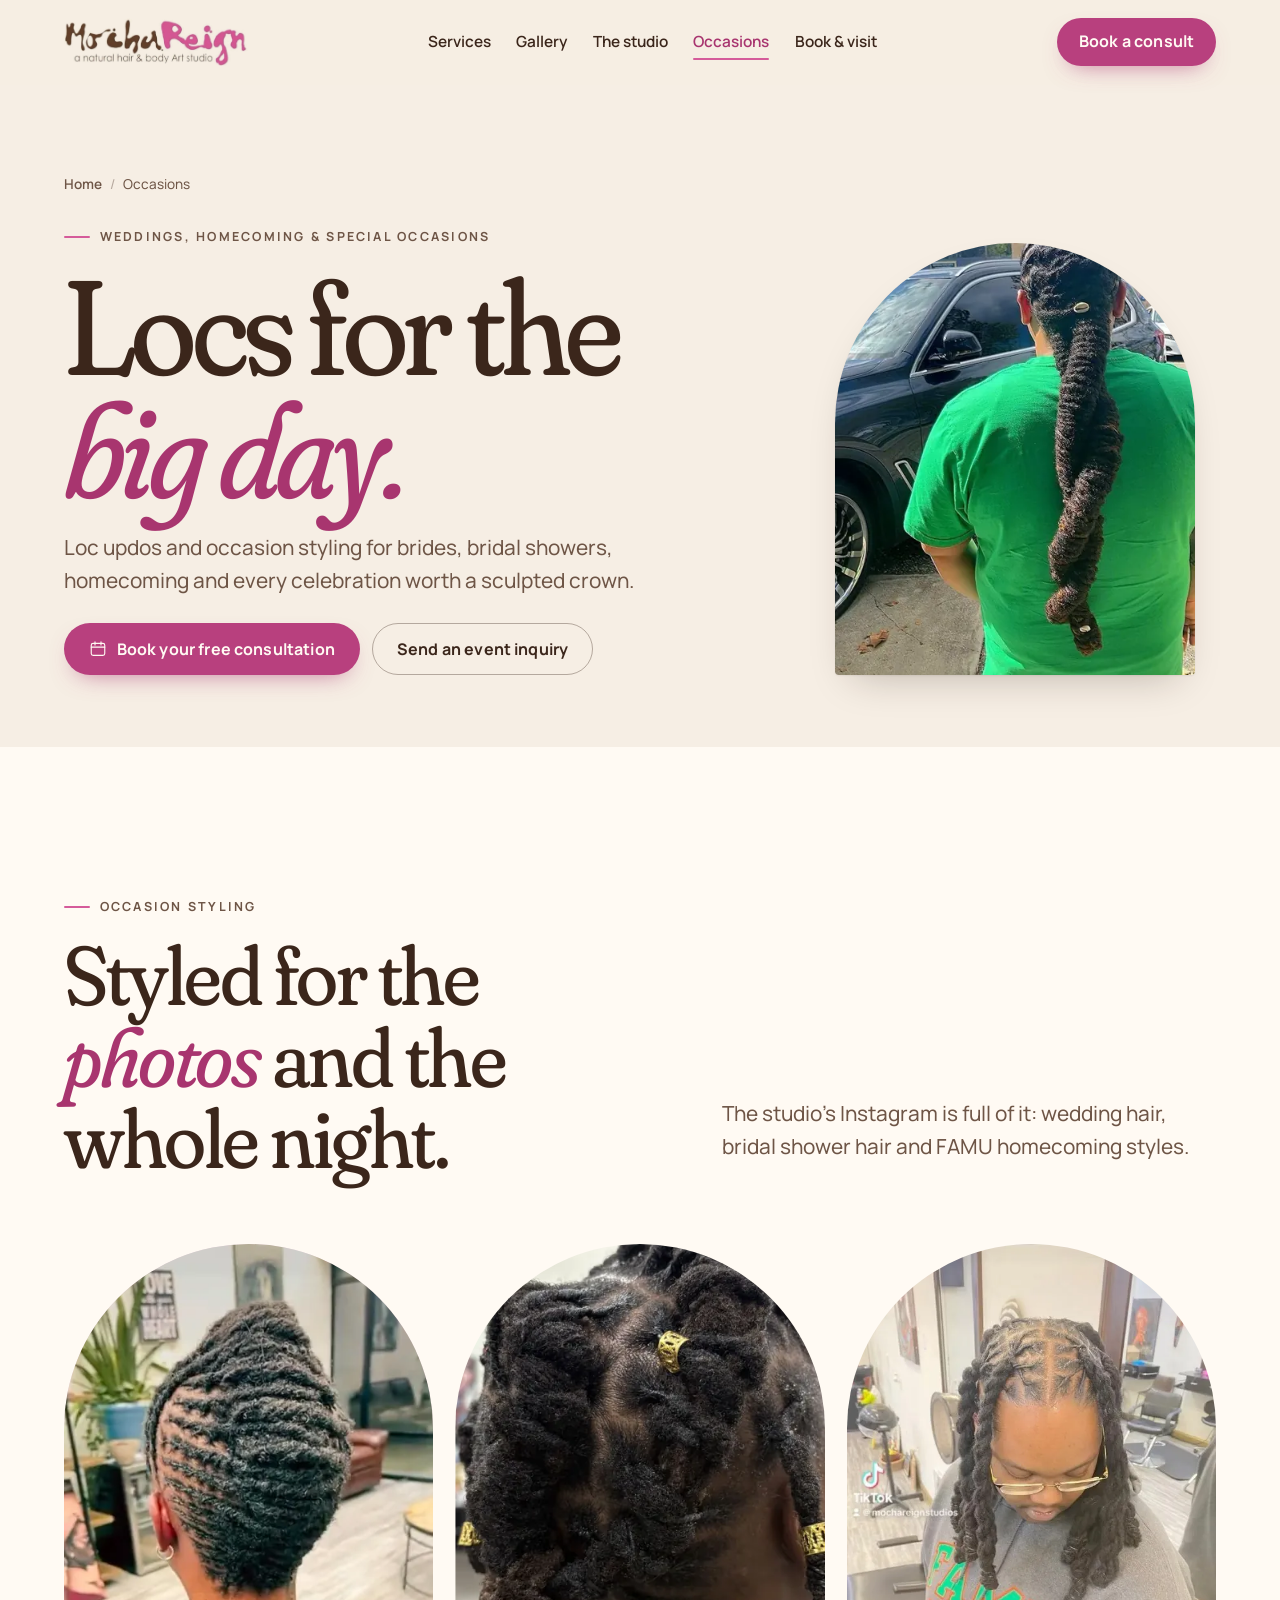
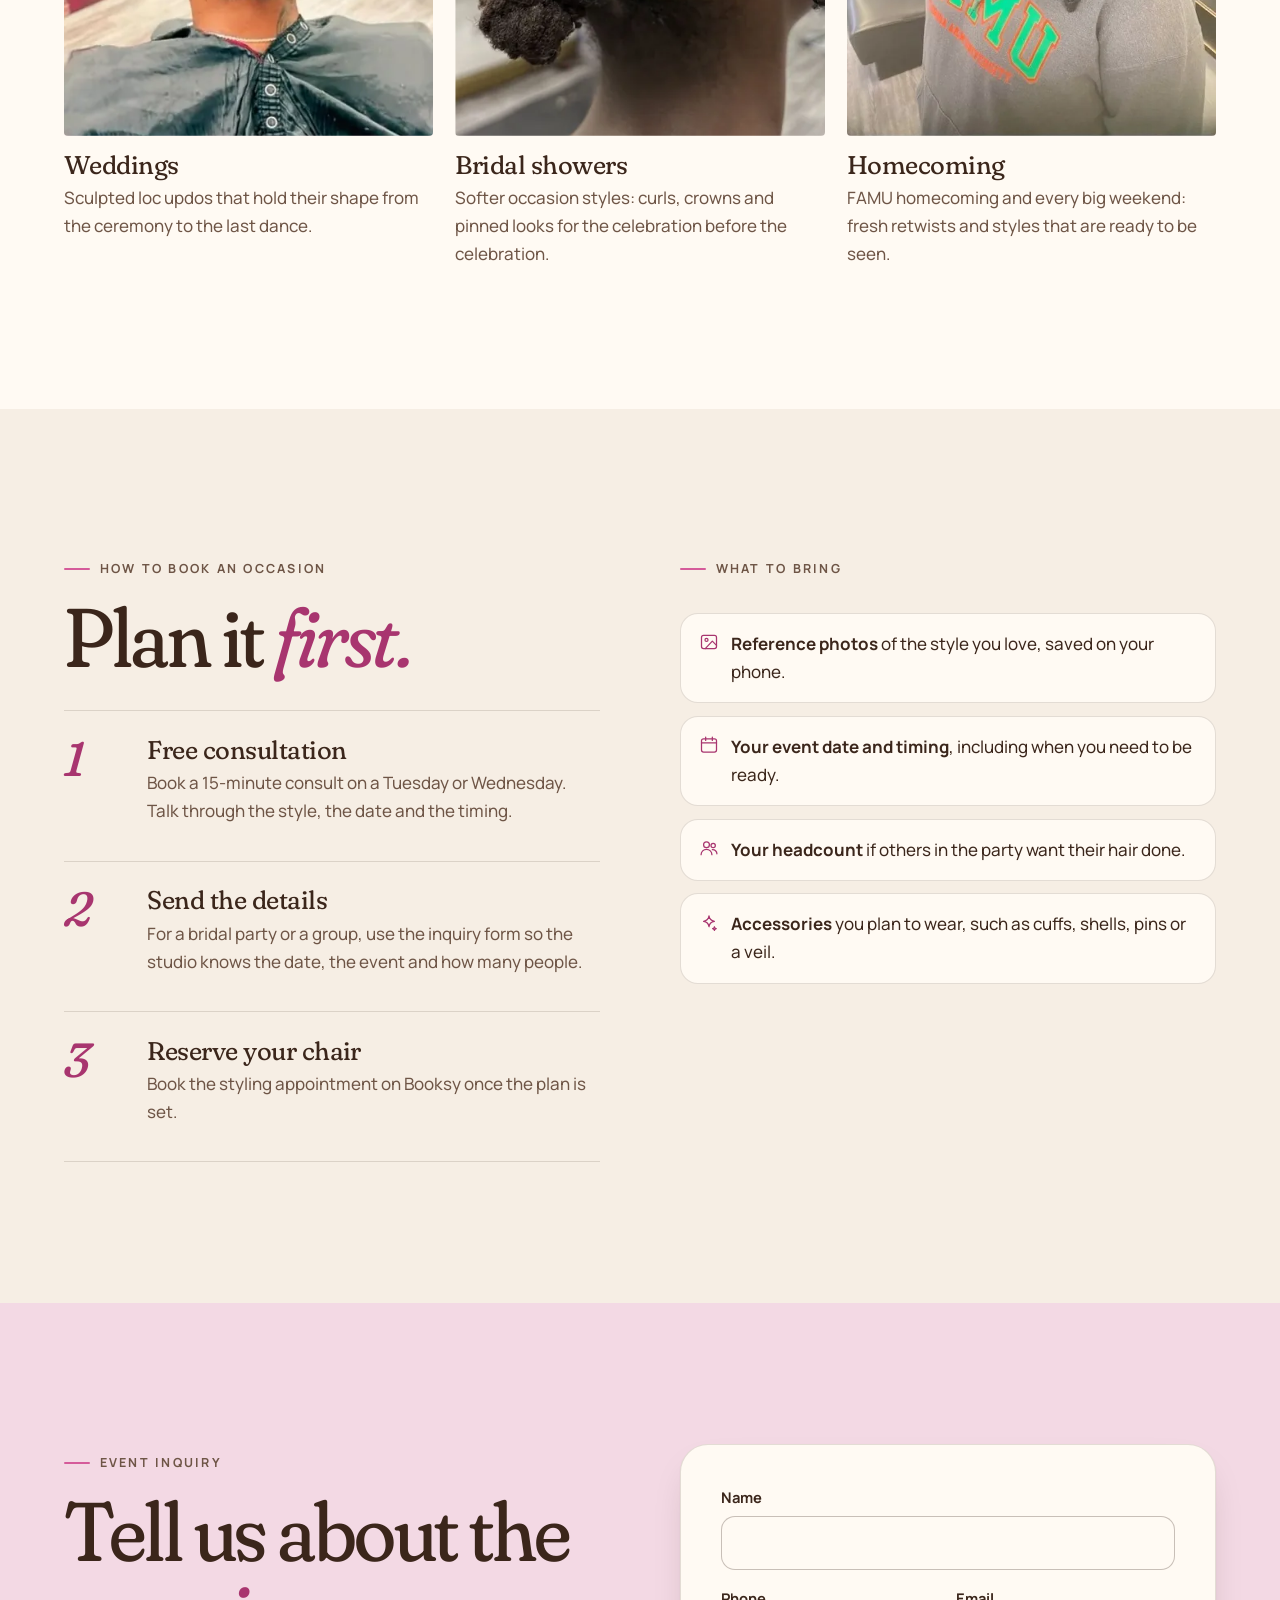
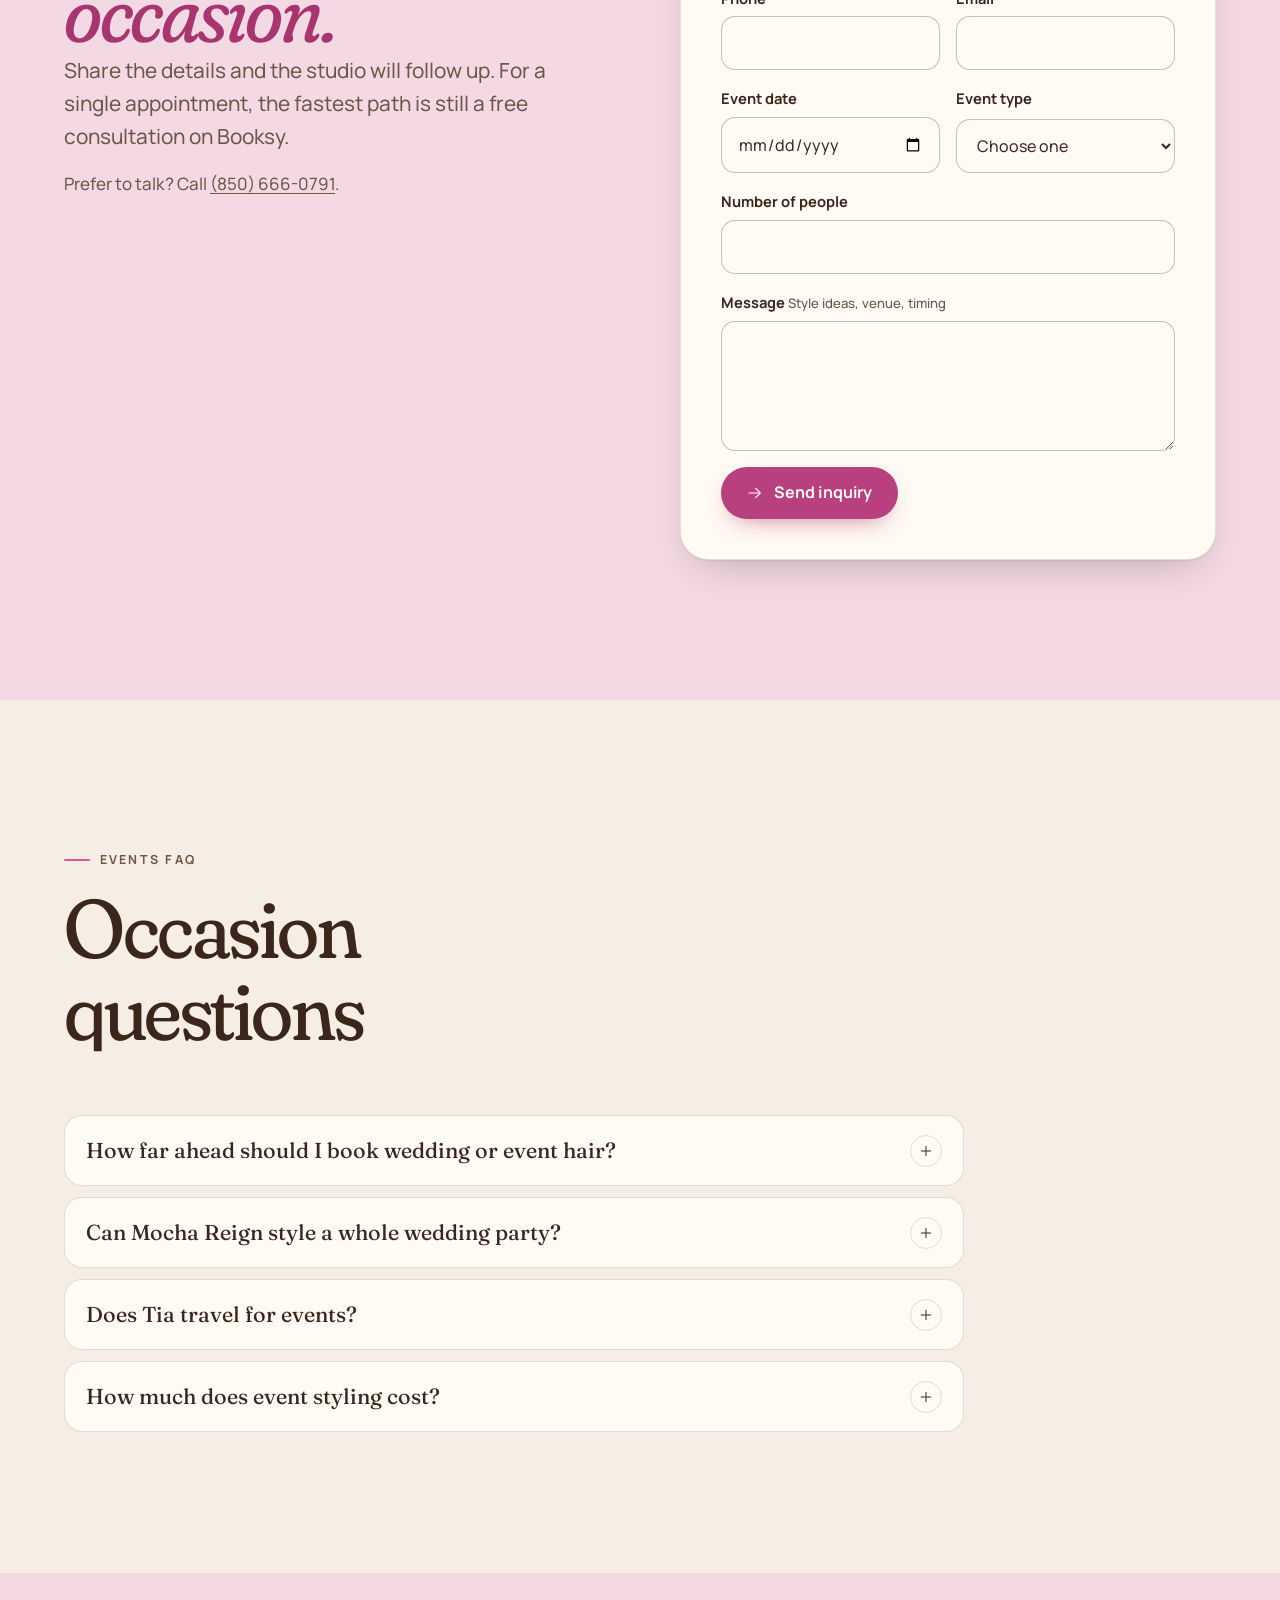
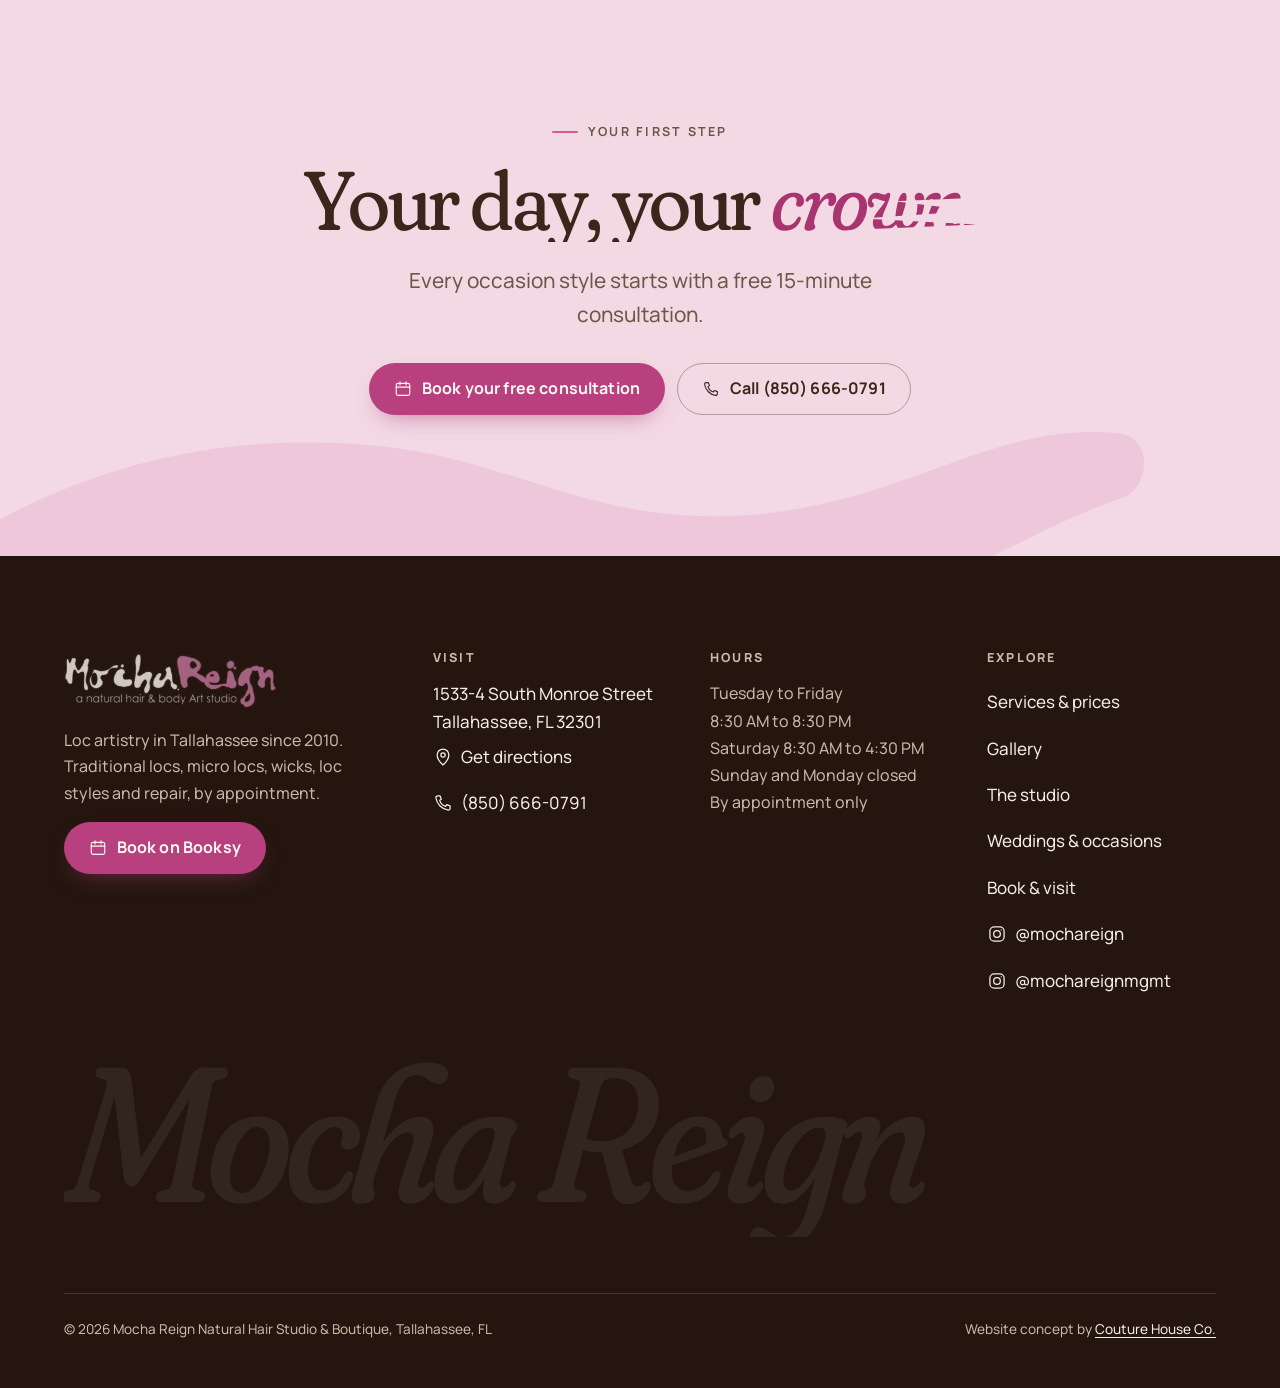
<file: events.html>
<!doctype html>
<html lang="en">
<head>
<meta charset="utf-8">
<meta name="viewport" content="width=device-width, initial-scale=1, viewport-fit=cover">
<title>Wedding & Event Loc Updos, Tallahassee | Mocha Reign</title>
<meta name="description" content="Loc updos and occasion styling for weddings, bridal showers and homecoming in Tallahassee. Free consultation first. Send an event inquiry.">
<link rel="canonical" href="https://mocha-reign-natural-hair-studio.netlify.app/events.html">
<meta name="theme-color" content="#f6eee4">
<meta name="format-detection" content="telephone=no">
<meta name="robots" content="index, follow, max-image-preview:large">
<meta property="og:type" content="website">
<meta property="og:site_name" content="Mocha Reign Natural Hair Studio &amp; Boutique">
<meta property="og:title" content="Wedding & Event Loc Updos, Tallahassee | Mocha Reign">
<meta property="og:description" content="Loc updos and occasion styling for weddings, bridal showers and homecoming in Tallahassee. Free consultation first. Send an event inquiry.">
<meta property="og:url" content="https://mocha-reign-natural-hair-studio.netlify.app/events.html">
<meta property="og:image" content="https://mocha-reign-natural-hair-studio.netlify.app/assets/img/og/events.jpg">
<meta property="og:image:secure_url" content="https://mocha-reign-natural-hair-studio.netlify.app/assets/img/og/events.jpg">
<meta property="og:image:width" content="1200">
<meta property="og:image:height" content="630">
<meta property="og:image:type" content="image/jpeg">
<meta property="og:image:alt" content="Mocha Reign link preview: Locs for the big day. Weddings, showers &amp; homecoming. Start with a free consultation. Shown with client photos.">
<meta property="og:locale" content="en_US">
<meta name="twitter:card" content="summary_large_image">
<meta name="twitter:title" content="Wedding & Event Loc Updos, Tallahassee | Mocha Reign">
<meta name="twitter:description" content="Loc updos and occasion styling for weddings, bridal showers and homecoming in Tallahassee. Free consultation first. Send an event inquiry.">
<meta name="twitter:image" content="https://mocha-reign-natural-hair-studio.netlify.app/assets/img/og/events.jpg">
<meta name="twitter:image:alt" content="Mocha Reign link preview: Locs for the big day. Weddings, showers &amp; homecoming. Start with a free consultation. Shown with client photos.">
<link rel="icon" href="assets/img/favicon.svg" type="image/svg+xml">
<link rel="icon" href="assets/img/favicon-32.png" sizes="32x32" type="image/png">
<link rel="apple-touch-icon" href="assets/img/apple-touch-icon.png">
<link rel="manifest" href="site.webmanifest">
<link rel="preload" href="assets/fonts/fraunces-latin-full-normal.woff2" as="font" type="font/woff2" crossorigin>
<link rel="stylesheet" href="assets/css/site.css">
<script src="assets/js/js-flag.js"></script>
<script src="assets/vendor/gsap.min.js" defer></script>
<script src="assets/vendor/ScrollTrigger.min.js" defer></script>
<script src="assets/vendor/SplitText.min.js" defer></script>
<script src="assets/vendor/DrawSVGPlugin.min.js" defer></script>
<script src="assets/vendor/lenis.min.js" defer></script>
<script src="assets/js/site.js" defer></script>
</head>
<body>
<a class="skip-link" href="#main">Skip to content</a>
<header class="site-header" id="top">
  <div class="wrap header-inner">
    <a class="brand" href="index.html" aria-label="Mocha Reign Natural Hair Studio, home">
      <picture><source srcset="assets/img/logo-mocha-reign.webp" type="image/webp"><img src="assets/img/logo-mocha-reign.png" width="822" height="215" alt="MochaReign, a natural hair and body art studio"></picture>
    </a>
    <nav class="nav-desktop" aria-label="Main">
      <ul><li><a href="services.html">Services</a></li><li><a href="gallery.html">Gallery</a></li><li><a href="about.html">The studio</a></li><li><a href="events.html" aria-current="page">Occasions</a></li><li><a href="book.html">Book & visit</a></li></ul>
    </nav>
    <a class="btn btn--primary header-cta" href="https://booksy.com/en-us/86539_mocha-reign-studios_hair-salon_15826_tallahassee" rel="noopener">Book a consult</a>
    <button class="menu-toggle" type="button" aria-expanded="false" aria-controls="mobile-nav"><span class="bars" aria-hidden="true"><span></span><span></span></span><span>Menu</span></button>
  </div>
</header>
<div class="mobile-nav" id="mobile-nav" role="dialog" aria-modal="true" aria-label="Site menu" hidden>
  <div class="mobile-nav__top">
    <img src="assets/img/logo-mocha-reign-cream.webp" width="822" height="215" alt="MochaReign" loading="lazy">
    <button class="close" type="button" aria-label="Close menu"><svg class="icon" viewBox="0 0 24 24" aria-hidden="true" focusable="false"><path d="M6 6l12 12M18 6 6 18"/></svg></button>
  </div>
  <nav aria-label="Mobile">
    <ul><li><a href="index.html">Home<span>00</span></a></li><li><a href="services.html">Services<span>01</span></a></li><li><a href="gallery.html">Gallery<span>02</span></a></li><li><a href="about.html">The studio<span>03</span></a></li><li><a href="events.html" aria-current="page">Occasions<span>04</span></a></li><li><a href="book.html">Book & visit<span>05</span></a></li></ul>
  </nav>
  <div class="mobile-nav__foot">
    <a class="btn btn--primary" href="https://booksy.com/en-us/86539_mocha-reign-studios_hair-salon_15826_tallahassee" rel="noopener"><svg class="icon" viewBox="0 0 24 24" aria-hidden="true" focusable="false"><rect x="3" y="4.5" width="18" height="16" rx="2.5"/><path d="M3 9.5h18M8 2.5v4M16 2.5v4"/></svg>Book your free consultation</a>
    <p>1533-4 South Monroe Street, Tallahassee, FL 32301<br><a href="tel:+18506660791">(850) 666-0791</a></p>
  </div>
</div>
<main id="main" tabindex="-1">
<section class="page-hero">
  <div class="wrap page-hero-grid">
    <div>
      <nav class="crumbs" aria-label="Breadcrumb"><ol><li><a href="index.html">Home</a></li><li aria-current="page">Occasions</li></ol></nav>
      <p class="eyebrow">Weddings, homecoming &amp; special occasions</p>
      <h1 class="display-xl">Locs for the <em>big day.</em></h1>
      <p class="lede">Loc updos and occasion styling for brides, bridal showers, homecoming and every celebration worth a sculpted crown.</p>
      <div class="u-mt16 btn-row"><a class="btn btn--primary" href="https://booksy.com/en-us/86539_mocha-reign-studios_hair-salon_15826_tallahassee" rel="noopener"><svg class="icon" viewBox="0 0 24 24" aria-hidden="true" focusable="false"><rect x="3" y="4.5" width="18" height="16" rx="2.5"/><path d="M3 9.5h18M8 2.5v4M16 2.5v4"/></svg>Book your free consultation</a><a class="btn btn--ghost" href="#inquiry">Send an event inquiry</a></div>
    </div>
    <div class="page-hero-art" data-brush><img src="assets/img/loc-fishtail-braid-800.webp" srcset="assets/img/loc-fishtail-braid-800.webp 450w, assets/img/loc-fishtail-braid.webp 720w" sizes="(min-width:900px) 360px, 90vw" width="450" height="800" alt="Long locs braided into a single thick fishtail braid down the client's back" fetchpriority="high" decoding="async"></div>
  </div>
</section>

<section class="section on-bone" aria-labelledby="occ-h">
  <div class="wrap">
    <div class="section-head section-head--split">
      <div><p class="eyebrow">Occasion styling</p><h2 class="display-l" id="occ-h" data-brush>Styled for the <em>photos</em> and the whole night.</h2></div>
      <p class="lede">The studio's Instagram is full of it: wedding hair, bridal shower hair and FAMU homecoming styles.</p>
    </div>
    <div class="occasion-grid">
      <figure class="occasion"><div class="frame" data-brush><img src="assets/img/sculpted-loc-updo-back-800.webp" srcset="assets/img/sculpted-loc-updo-back-800.webp 450w, assets/img/sculpted-loc-updo-back.webp 576w" sizes="(min-width:760px) 30vw, 92vw" width="450" height="800" alt="Back view of locs sculpted into a smooth swept-up updo with a clean nape" loading="lazy" decoding="async" class="obj-top"></div><figcaption><h3>Weddings</h3><p>Sculpted loc updos that hold their shape from the ceremony to the last dance.</p></figcaption></figure>
      <figure class="occasion"><div class="frame" data-brush><img src="assets/img/loc-knots-with-cuffs-800.webp" srcset="assets/img/loc-knots-with-cuffs-800.webp 800w, assets/img/loc-knots-with-cuffs.webp 1600w" sizes="(min-width:760px) 30vw, 92vw" width="800" height="600" alt="Close view of loc knots and twists accented with gold loc cuffs" loading="lazy" decoding="async"></div><figcaption><h3>Bridal showers</h3><p>Softer occasion styles: curls, crowns and pinned looks for the celebration before the celebration.</p></figcaption></figure>
      <figure class="occasion"><div class="frame" data-brush><img src="assets/img/micro-locs-fresh-retwist.webp" width="576" height="768" alt="Fresh retwist on a clean grid part, client wearing a FAMU sweatshirt" loading="lazy" decoding="async"></div><figcaption><h3>Homecoming</h3><p>FAMU homecoming and every big weekend: fresh retwists and styles that are ready to be seen.</p></figcaption></figure>
    </div>
  </div>
</section>

<section class="section" aria-labelledby="how-ev-h">
  <div class="wrap two-col">
    <div>
      <p class="eyebrow">How to book an occasion</p>
      <h2 class="display-l" id="how-ev-h" data-brush>Plan it <em>first.</em></h2>
      <ol class="u-mt2 book-steps" role="list">
        <li><span class="n" aria-hidden="true">1</span><div><h3>Free consultation</h3><p>Book a 15-minute consult on a Tuesday or Wednesday. Talk through the style, the date and the timing.</p></div></li>
        <li><span class="n" aria-hidden="true">2</span><div><h3>Send the details</h3><p>For a bridal party or a group, use the inquiry form so the studio knows the date, the event and how many people.</p></div></li>
        <li><span class="n" aria-hidden="true">3</span><div><h3>Reserve your chair</h3><p>Book the styling appointment on Booksy once the plan is set.</p></div></li>
      </ol>
    </div>
    <div>
      <p class="eyebrow">What to bring</p>
      <ul class="u-mt1 bring" role="list">
        <li><svg class="icon" viewBox="0 0 24 24" aria-hidden="true" focusable="false"><rect x="3" y="4" width="18" height="16" rx="2.5"/><circle cx="9" cy="9.5" r="1.8"/><path d="m21 16-5-5-8.5 9"/></svg><span><strong>Reference photos</strong> of the style you love, saved on your phone.</span></li>
        <li><svg class="icon" viewBox="0 0 24 24" aria-hidden="true" focusable="false"><rect x="3" y="4.5" width="18" height="16" rx="2.5"/><path d="M3 9.5h18M8 2.5v4M16 2.5v4"/></svg><span><strong>Your event date and timing</strong>, including when you need to be ready.</span></li>
        <li><svg class="icon" viewBox="0 0 24 24" aria-hidden="true" focusable="false"><circle cx="9" cy="8" r="3.5"/><path d="M2.5 20a6.5 6.5 0 0 1 13 0"/><circle cx="17" cy="9" r="2.6"/><path d="M16 14a5 5 0 0 1 5.5 5"/></svg><span><strong>Your headcount</strong> if others in the party want their hair done.</span></li>
        <li><svg class="icon" viewBox="0 0 24 24" aria-hidden="true" focusable="false"><path d="M12 3.5c.6 4.3 2.2 5.9 6.5 6.5-4.3.6-5.9 2.2-6.5 6.5-.6-4.3-2.2-5.9-6.5-6.5 4.3-.6 5.9-2.2 6.5-6.5z"/><path d="M18.5 16.5c.2 1.4.8 2 2.2 2.2-1.4.2-2 .8-2.2 2.2-.2-1.4-.8-2-2.2-2.2 1.4-.2 2-.8 2.2-2.2z"/></svg><span><strong>Accessories</strong> you plan to wear, such as cuffs, shells, pins or a veil.</span></li>
      </ul>
    </div>
  </div>
</section>

<section class="section on-blush" id="inquiry" aria-labelledby="inq-h">
  <div class="wrap two-col">
    <div>
      <p class="eyebrow">Event inquiry</p>
      <h2 class="display-l" id="inq-h" data-brush>Tell us about the <em>occasion.</em></h2>
      <p class="lede">Share the details and the studio will follow up. For a single appointment, the fastest path is still a free consultation on Booksy.</p>
      <p class="muted">Prefer to talk? Call <a href="tel:+18506660791">(850) 666-0791</a>.</p>
    </div>
    <div class="form-card">
      <form class="u-mt0 form" name="event-inquiry" method="POST" data-netlify="true" netlify-honeypot="bot-field" data-local-form>
        <input type="hidden" name="form-name" value="event-inquiry">
        <p class="hp"><label>Leave this empty <input name="bot-field" tabindex="-1" autocomplete="off"></label></p>
        <div class="field"><label for="ev-name">Name</label><input id="ev-name" name="name" type="text" autocomplete="name" required></div>
        <div class="form-row form-row--2">
          <div class="field"><label for="ev-phone">Phone</label><input id="ev-phone" name="phone" type="tel" autocomplete="tel" required></div>
          <div class="field"><label for="ev-email">Email</label><input id="ev-email" name="email" type="email" autocomplete="email" required></div>
        </div>
        <div class="form-row form-row--2">
          <div class="field"><label for="ev-date">Event date</label><input id="ev-date" name="event-date" type="date" required></div>
          <div class="field"><label for="ev-type">Event type</label><select id="ev-type" name="event-type" required><option value="">Choose one</option><option>Wedding</option><option>Bridal shower</option><option>Homecoming</option><option>Other special occasion</option></select></div>
        </div>
        <div class="field"><label for="ev-people">Number of people</label><input id="ev-people" name="people" type="number" min="1" max="50" inputmode="numeric" required></div>
        <div class="field"><label for="ev-msg">Message <span class="hint">Style ideas, venue, timing</span></label><textarea id="ev-msg" name="message"></textarea></div>
        <div><button class="btn btn--primary" type="submit"><svg class="icon" viewBox="0 0 24 24" aria-hidden="true" focusable="false"><path d="M4 12h15M13 6l6 6-6 6"/></svg>Send inquiry</button></div>
        <p class="form-status" role="status" hidden></p>
      </form>
    </div>
  </div>
</section>
<section class="section" aria-labelledby="faq-h">
  <div class="wrap">
    <div class="section-head section-head--split">
      <div><p class="eyebrow">Events FAQ</p><h2 class="display-l" id="faq-h" data-brush>Occasion questions</h2></div>
      
    </div>
    <div class="faq"><details><summary>How far ahead should I book wedding or event hair?<span class="plus" aria-hidden="true"><svg class="icon" viewBox="0 0 24 24" aria-hidden="true" focusable="false"><path d="M12 5v14M5 12h14"/></svg></span></summary><div class="answer"><p>Book your free consultation as early as you can so the style is planned and your appointment is on the book. Consultations run on Tuesdays and Wednesdays.</p></div></details><details><summary>Can Mocha Reign style a whole wedding party?<span class="plus" aria-hidden="true"><svg class="icon" viewBox="0 0 24 24" aria-hidden="true" focusable="false"><path d="M12 5v14M5 12h14"/></svg></span></summary><div class="answer"><p>Send the inquiry form with the number of people and the date, and the studio will get back to you about availability and planning.</p></div></details><details><summary>Does Tia travel for events?<span class="plus" aria-hidden="true"><svg class="icon" viewBox="0 0 24 24" aria-hidden="true" focusable="false"><path d="M12 5v14M5 12h14"/></svg></span></summary><div class="answer"><p>Tia describes herself as a traveling stylist. Mention your venue in the inquiry form or at your consultation to ask about travel.</p></div></details><details><summary>How much does event styling cost?<span class="plus" aria-hidden="true"><svg class="icon" viewBox="0 0 24 24" aria-hidden="true" focusable="false"><path d="M12 5v14M5 12h14"/></svg></span></summary><div class="answer"><p>Loc styling starts at $35+ for style only and $55+ for loc knots on the Booksy menu. Event pricing depends on the style, the number of people and timing, and is quoted after your consultation.</p></div></details></div>
  </div>
</section>
<section class="section final-cta on-blush" aria-labelledby="cta-h">
  <svg class="brush-bg" viewBox="0 0 1200 300" preserveAspectRatio="none" aria-hidden="true" focusable="false"><path fill="currentColor" d="M30 190c120-70 260-110 430-100 140 8 210 60 360 52 150-8 230-70 350-60 30 3 30 40 0 48-110 30-200 90-360 100-170 10-250-50-380-50-160 0-270 60-380 70-40 4-60-40-20-60z"/></svg>
  <div class="wrap">
    <p class="eyebrow">Your first step</p>
    <h2 class="display-l" id="cta-h" data-brush>Your day, your <em>crown.</em></h2>
    <p class="lede">Every occasion style starts with a free 15-minute consultation.</p>
    <div class="btn-row">
      <a class="btn btn--primary" href="https://booksy.com/en-us/86539_mocha-reign-studios_hair-salon_15826_tallahassee" rel="noopener"><svg class="icon" viewBox="0 0 24 24" aria-hidden="true" focusable="false"><rect x="3" y="4.5" width="18" height="16" rx="2.5"/><path d="M3 9.5h18M8 2.5v4M16 2.5v4"/></svg>Book your free consultation</a>
      <a class="btn btn--ghost" href="tel:+18506660791"><svg class="icon" viewBox="0 0 24 24" aria-hidden="true" focusable="false"><path d="M5.5 3.5h3l1.5 4-2 1.3a11 11 0 0 0 7.2 7.2l1.3-2 4 1.5v3a2 2 0 0 1-2.2 2A17 17 0 0 1 3.5 5.7a2 2 0 0 1 2-2.2z"/></svg>Call (850) 666-0791</a>
    </div>
  </div>
</section>
</main>
<footer class="site-footer on-dark">
  <div class="wrap">
    <div class="footer-grid">
      <div class="footer-brand">
        <img src="assets/img/logo-mocha-reign-cream.webp" width="822" height="215" alt="MochaReign, a natural hair and body art studio" loading="lazy" decoding="async">
        <p>Loc artistry in Tallahassee since 2010. Traditional locs, micro locs, wicks, loc styles and repair, by appointment.</p>
        <a class="btn btn--primary" href="https://booksy.com/en-us/86539_mocha-reign-studios_hair-salon_15826_tallahassee" rel="noopener"><svg class="icon" viewBox="0 0 24 24" aria-hidden="true" focusable="false"><rect x="3" y="4.5" width="18" height="16" rx="2.5"/><path d="M3 9.5h18M8 2.5v4M16 2.5v4"/></svg>Book on Booksy</a>
      </div>
      <div>
        <h2>Visit</h2>
        <address>1533-4 South Monroe Street<br>Tallahassee, FL 32301</address>
        <ul>
          <li><a href="https://www.google.com/maps/search/?api=1&query=1533-4%20South%20Monroe%20Street%2C%20Tallahassee%2C%20FL%2032301" rel="noopener"><svg class="icon" viewBox="0 0 24 24" aria-hidden="true" focusable="false"><path d="M12 21.5s-7-6.3-7-12a7 7 0 0 1 14 0c0 5.7-7 12-7 12z"/><circle cx="12" cy="9.5" r="2.6"/></svg>Get directions</a></li>
          <li><a href="tel:+18506660791"><svg class="icon" viewBox="0 0 24 24" aria-hidden="true" focusable="false"><path d="M5.5 3.5h3l1.5 4-2 1.3a11 11 0 0 0 7.2 7.2l1.3-2 4 1.5v3a2 2 0 0 1-2.2 2A17 17 0 0 1 3.5 5.7a2 2 0 0 1 2-2.2z"/></svg>(850) 666-0791</a></li>
        </ul>
      </div>
      <div>
        <h2>Hours</h2>
        <p class="hours-mini">Tuesday to Friday<br>8:30 AM to 8:30 PM<br>Saturday 8:30 AM to 4:30 PM<br>Sunday and Monday closed<br>By appointment only</p>
      </div>
      <div>
        <h2>Explore</h2>
        <ul>
          <li><a href="services.html">Services &amp; prices</a></li>
          <li><a href="gallery.html">Gallery</a></li>
          <li><a href="about.html">The studio</a></li>
          <li><a href="events.html">Weddings &amp; occasions</a></li>
          <li><a href="book.html">Book &amp; visit</a></li>
          <li><a href="https://www.instagram.com/mochareign/" rel="noopener"><svg class="icon" viewBox="0 0 24 24" aria-hidden="true" focusable="false"><rect x="3.5" y="3.5" width="17" height="17" rx="5"/><circle cx="12" cy="12" r="4"/><path d="M17 7h.01"/></svg>@mochareign</a></li>
          <li><a href="https://www.instagram.com/mochareignmgmt/" rel="noopener"><svg class="icon" viewBox="0 0 24 24" aria-hidden="true" focusable="false"><rect x="3.5" y="3.5" width="17" height="17" rx="5"/><circle cx="12" cy="12" r="4"/><path d="M17 7h.01"/></svg>@mochareignmgmt</a></li>
        </ul>
      </div>
    </div>
    <p class="footer-word" aria-hidden="true">Mocha Reign</p>
    <div class="footer-base">
      <p>&copy; 2026 Mocha Reign Natural Hair Studio &amp; Boutique, Tallahassee, FL</p>
      <p>Website concept by <a href="https://www.couturehouse.co" rel="noopener">Couture House Co.</a></p>
    </div>
  </div>
</footer>
<nav class="action-bar" aria-label="Quick actions">
  <a class="is-primary" href="https://booksy.com/en-us/86539_mocha-reign-studios_hair-salon_15826_tallahassee" rel="noopener"><svg class="icon" viewBox="0 0 24 24" aria-hidden="true" focusable="false"><rect x="3" y="4.5" width="18" height="16" rx="2.5"/><path d="M3 9.5h18M8 2.5v4M16 2.5v4"/></svg>Book</a>
  <a href="services.html"><svg class="icon" viewBox="0 0 24 24" aria-hidden="true" focusable="false"><path d="M4 7h16M4 12h16M4 17h10"/></svg>Services</a>
  <a href="tel:+18506660791"><svg class="icon" viewBox="0 0 24 24" aria-hidden="true" focusable="false"><path d="M5.5 3.5h3l1.5 4-2 1.3a11 11 0 0 0 7.2 7.2l1.3-2 4 1.5v3a2 2 0 0 1-2.2 2A17 17 0 0 1 3.5 5.7a2 2 0 0 1 2-2.2z"/></svg>Call</a>
</nav>
<script type="application/ld+json">{"@context":"https://schema.org","@type":"HairSalon","@id":"https://mocha-reign-natural-hair-studio.netlify.app/#salon","name":"Mocha Reign Natural Hair Studio & Boutique","alternateName":["Mocha Reign Studios","MochaReign"],"slogan":"a natural hair & body Art studio","description":"Loc specialists in Tallahassee, FL: traditional locs, micro locs, wicks, starter locs, loc repair, loc styles and updos, kids locs and hair paint. Free 15-minute consultation for every new client. By appointment only.","url":"https://mocha-reign-natural-hair-studio.netlify.app/","image":"https://mocha-reign-natural-hair-studio.netlify.app/assets/img/share.jpg","logo":"https://mocha-reign-natural-hair-studio.netlify.app/assets/img/logo-mocha-reign.png","telephone":"+1-850-666-0791","address":{"@type":"PostalAddress","streetAddress":"1533-4 South Monroe Street","addressLocality":"Tallahassee","addressRegion":"FL","postalCode":"32301","addressCountry":"US"},"openingHoursSpecification":[{"@type":"OpeningHoursSpecification","dayOfWeek":["Tuesday","Wednesday","Thursday","Friday"],"opens":"08:30","closes":"20:30"},{"@type":"OpeningHoursSpecification","dayOfWeek":["Saturday"],"opens":"08:30","closes":"16:30"}],"priceRange":"$35 to $2,500+","currenciesAccepted":"USD","paymentAccepted":"Credit card","amenityFeature":[{"@type":"LocationFeatureSpecification","name":"Parking","value":true},{"@type":"LocationFeatureSpecification","name":"Wi-Fi","value":true},{"@type":"LocationFeatureSpecification","name":"Accessible","value":true}],"foundingDate":"2010","founder":{"@type":"Person","name":"Tia Simmons","alternateName":"MochaReign","jobTitle":"Owner and loc stylist","sameAs":["https://www.instagram.com/mochareign/"]},"employee":[{"@type":"Person","name":"Tia Simmons","alternateName":"MochaReign"},{"@type":"Person","name":"Jasmine Williams","alternateName":"Jazz"}],"sameAs":["https://www.instagram.com/mochareign/","https://www.instagram.com/mochareignmgmt/","https://booksy.com/en-us/86539_mocha-reign-studios_hair-salon_15826_tallahassee"],"areaServed":{"@type":"City","name":"Tallahassee, FL"},"hasOfferCatalog":{"@type":"OfferCatalog","name":"Loc and natural hair services","itemListElement":[{"@type":"OfferCatalog","name":"Consultation","itemListElement":[{"@type":"Offer","itemOffered":{"@type":"Service","name":"Consultation"},"price":"0","priceCurrency":"USD"}]},{"@type":"OfferCatalog","name":"Traditional Locs","itemListElement":[{"@type":"Offer","itemOffered":{"@type":"Service","name":"Loc Maintenance, No Style"},"priceSpecification":{"@type":"PriceSpecification","priceCurrency":"USD","minPrice":"95"}},{"@type":"Offer","itemOffered":{"@type":"Service","name":"Loc Maintenance with Simple Style"},"priceSpecification":{"@type":"PriceSpecification","priceCurrency":"USD","minPrice":"110"}},{"@type":"Offer","itemOffered":{"@type":"Service","name":"Loc Maintenance with Rope Twist"},"priceSpecification":{"@type":"PriceSpecification","priceCurrency":"USD","minPrice":"120"}},{"@type":"Offer","itemOffered":{"@type":"Service","name":"Loc Maintenance with 2-Strand Twist"},"priceSpecification":{"@type":"PriceSpecification","priceCurrency":"USD","minPrice":"135"}},{"@type":"Offer","itemOffered":{"@type":"Service","name":"Loc Maintenance with Krinkles (Plaits)"},"priceSpecification":{"@type":"PriceSpecification","priceCurrency":"USD","minPrice":"135"}},{"@type":"Offer","itemOffered":{"@type":"Service","name":"Loc Maintenance with Pipe Cleaners"},"priceSpecification":{"@type":"PriceSpecification","priceCurrency":"USD","minPrice":"135"}},{"@type":"Offer","itemOffered":{"@type":"Service","name":"Loc Maintenance with Loc Petals"},"priceSpecification":{"@type":"PriceSpecification","priceCurrency":"USD","minPrice":"135"}},{"@type":"Offer","itemOffered":{"@type":"Service","name":"Starter Locs (Traditional)"},"priceSpecification":{"@type":"PriceSpecification","priceCurrency":"USD","minPrice":"175"}},{"@type":"Offer","itemOffered":{"@type":"Service","name":"Loc Reattachment"},"priceSpecification":{"@type":"PriceSpecification","priceCurrency":"USD","minPrice":"350"}}]},{"@type":"OfferCatalog","name":"Micro Locs & Interlocking","itemListElement":[{"@type":"Offer","itemOffered":{"@type":"Service","name":"Micro Mini Install"},"priceSpecification":{"@type":"PriceSpecification","priceCurrency":"USD","minPrice":"2500"}},{"@type":"Offer","itemOffered":{"@type":"Service","name":"Micro Loc Maintenance (Interlocking)"},"priceSpecification":{"@type":"PriceSpecification","priceCurrency":"USD","minPrice":"180"}},{"@type":"Offer","itemOffered":{"@type":"Service","name":"Micro Loc Maintenance with Style"},"priceSpecification":{"@type":"PriceSpecification","priceCurrency":"USD","minPrice":"200"}},{"@type":"Offer","itemOffered":{"@type":"Service","name":"Loc Illusion Micros Wash & Style"},"priceSpecification":{"@type":"PriceSpecification","priceCurrency":"USD","minPrice":"90"}},{"@type":"Offer","itemOffered":{"@type":"Service","name":"Loc Maintenance (Interlocking) without Style"},"priceSpecification":{"@type":"PriceSpecification","priceCurrency":"USD","minPrice":"110"}},{"@type":"Offer","itemOffered":{"@type":"Service","name":"Loc Maintenance (Interlocking) with Style"},"priceSpecification":{"@type":"PriceSpecification","priceCurrency":"USD","price":"125"}}]},{"@type":"OfferCatalog","name":"Wicks","itemListElement":[{"@type":"Offer","itemOffered":{"@type":"Service","name":"Wick Install (Loc Combining)"},"priceSpecification":{"@type":"PriceSpecification","priceCurrency":"USD","minPrice":"550"}},{"@type":"Offer","itemOffered":{"@type":"Service","name":"Wick Maintenance"},"priceSpecification":{"@type":"PriceSpecification","priceCurrency":"USD","minPrice":"150"}}]},{"@type":"OfferCatalog","name":"Loc Styles","itemListElement":[{"@type":"Offer","itemOffered":{"@type":"Service","name":"Loc Style Only"},"priceSpecification":{"@type":"PriceSpecification","priceCurrency":"USD","minPrice":"35"}},{"@type":"Offer","itemOffered":{"@type":"Service","name":"Loc Knots Style Only"},"priceSpecification":{"@type":"PriceSpecification","priceCurrency":"USD","minPrice":"55"}},{"@type":"Offer","itemOffered":{"@type":"Service","name":"Loc Illusion Wash & Style"},"priceSpecification":{"@type":"PriceSpecification","priceCurrency":"USD","minPrice":"65"}}]},{"@type":"OfferCatalog","name":"Shaved Sides & Back","itemListElement":[{"@type":"Offer","itemOffered":{"@type":"Service","name":"Loc Maintenance, Top Only"},"priceSpecification":{"@type":"PriceSpecification","priceCurrency":"USD","minPrice":"85"}},{"@type":"Offer","itemOffered":{"@type":"Service","name":"Loc Maintenance, Top Only with Simple Style"},"priceSpecification":{"@type":"PriceSpecification","priceCurrency":"USD","minPrice":"100"}}]},{"@type":"OfferCatalog","name":"Kids (9 & under)","itemListElement":[{"@type":"Offer","itemOffered":{"@type":"Service","name":"Kids Starter Locs"},"priceSpecification":{"@type":"PriceSpecification","priceCurrency":"USD","minPrice":"95"}},{"@type":"Offer","itemOffered":{"@type":"Service","name":"Kids Loc Maintenance"},"priceSpecification":{"@type":"PriceSpecification","priceCurrency":"USD","minPrice":"60"}},{"@type":"Offer","itemOffered":{"@type":"Service","name":"Kids Loc Maintenance with Style"},"priceSpecification":{"@type":"PriceSpecification","priceCurrency":"USD","price":"75"}}]},{"@type":"OfferCatalog","name":"Treatments & Natural Hair","itemListElement":[{"@type":"Offer","itemOffered":{"@type":"Service","name":"Loc Detox"},"priceSpecification":{"@type":"PriceSpecification","priceCurrency":"USD","minPrice":"35"}},{"@type":"Offer","itemOffered":{"@type":"Service","name":"Wash, Condition & Blow Dry"},"priceSpecification":{"@type":"PriceSpecification","priceCurrency":"USD","price":"35"}},{"@type":"Offer","itemOffered":{"@type":"Service","name":"Trim & Treatment"},"priceSpecification":{"@type":"PriceSpecification","priceCurrency":"USD","minPrice":"40"}},{"@type":"Offer","itemOffered":{"@type":"Service","name":"Big Chop"},"priceSpecification":{"@type":"PriceSpecification","priceCurrency":"USD","minPrice":"35"}},{"@type":"Offer","itemOffered":{"@type":"Service","name":"Take Down Locs & Braids"},"priceSpecification":{"@type":"PriceSpecification","priceCurrency":"USD","minPrice":"35","unitText":"per hour"}}]},{"@type":"OfferCatalog","name":"Protective Styling","itemListElement":[{"@type":"Offer","itemOffered":{"@type":"Service","name":"Braid Styles without Extensions"},"priceSpecification":{"@type":"PriceSpecification","priceCurrency":"USD","minPrice":"85"}},{"@type":"Offer","itemOffered":{"@type":"Service","name":"Crochet Braids (Hair Included)"},"priceSpecification":{"@type":"PriceSpecification","priceCurrency":"USD","price":"165"}}]},{"@type":"OfferCatalog","name":"Hair Paint","itemListElement":[{"@type":"Offer","itemOffered":{"@type":"Service","name":"Hair Paint (Temporary Color Wax)"},"priceSpecification":{"@type":"PriceSpecification","priceCurrency":"USD","minPrice":"65"}}]}]},"potentialAction":{"@type":"ReserveAction","name":"Book an appointment","target":{"@type":"EntryPoint","urlTemplate":"https://booksy.com/en-us/86539_mocha-reign-studios_hair-salon_15826_tallahassee","actionPlatform":["http://schema.org/DesktopWebPlatform","http://schema.org/MobileWebPlatform"]}}}</script>
<script type="application/ld+json">{"@context":"https://schema.org","@type":"BreadcrumbList","itemListElement":[{"@type":"ListItem","position":1,"name":"Home","item":"https://mocha-reign-natural-hair-studio.netlify.app/"},{"@type":"ListItem","position":2,"name":"Occasions","item":"https://mocha-reign-natural-hair-studio.netlify.app/events.html"}]}</script>
<script type="application/ld+json">{"@context":"https://schema.org","@type":"FAQPage","mainEntity":[{"@type":"Question","name":"How far ahead should I book wedding or event hair?","acceptedAnswer":{"@type":"Answer","text":"Book your free consultation as early as you can so the style is planned and your appointment is on the book. Consultations run on Tuesdays and Wednesdays."}},{"@type":"Question","name":"Can Mocha Reign style a whole wedding party?","acceptedAnswer":{"@type":"Answer","text":"Send the inquiry form with the number of people and the date, and the studio will get back to you about availability and planning."}},{"@type":"Question","name":"Does Tia travel for events?","acceptedAnswer":{"@type":"Answer","text":"Tia describes herself as a traveling stylist. Mention your venue in the inquiry form or at your consultation to ask about travel."}},{"@type":"Question","name":"How much does event styling cost?","acceptedAnswer":{"@type":"Answer","text":"Loc styling starts at $35+ for style only and $55+ for loc knots on the Booksy menu. Event pricing depends on the style, the number of people and timing, and is quoted after your consultation."}}]}</script>
</body>
</html>
</file>
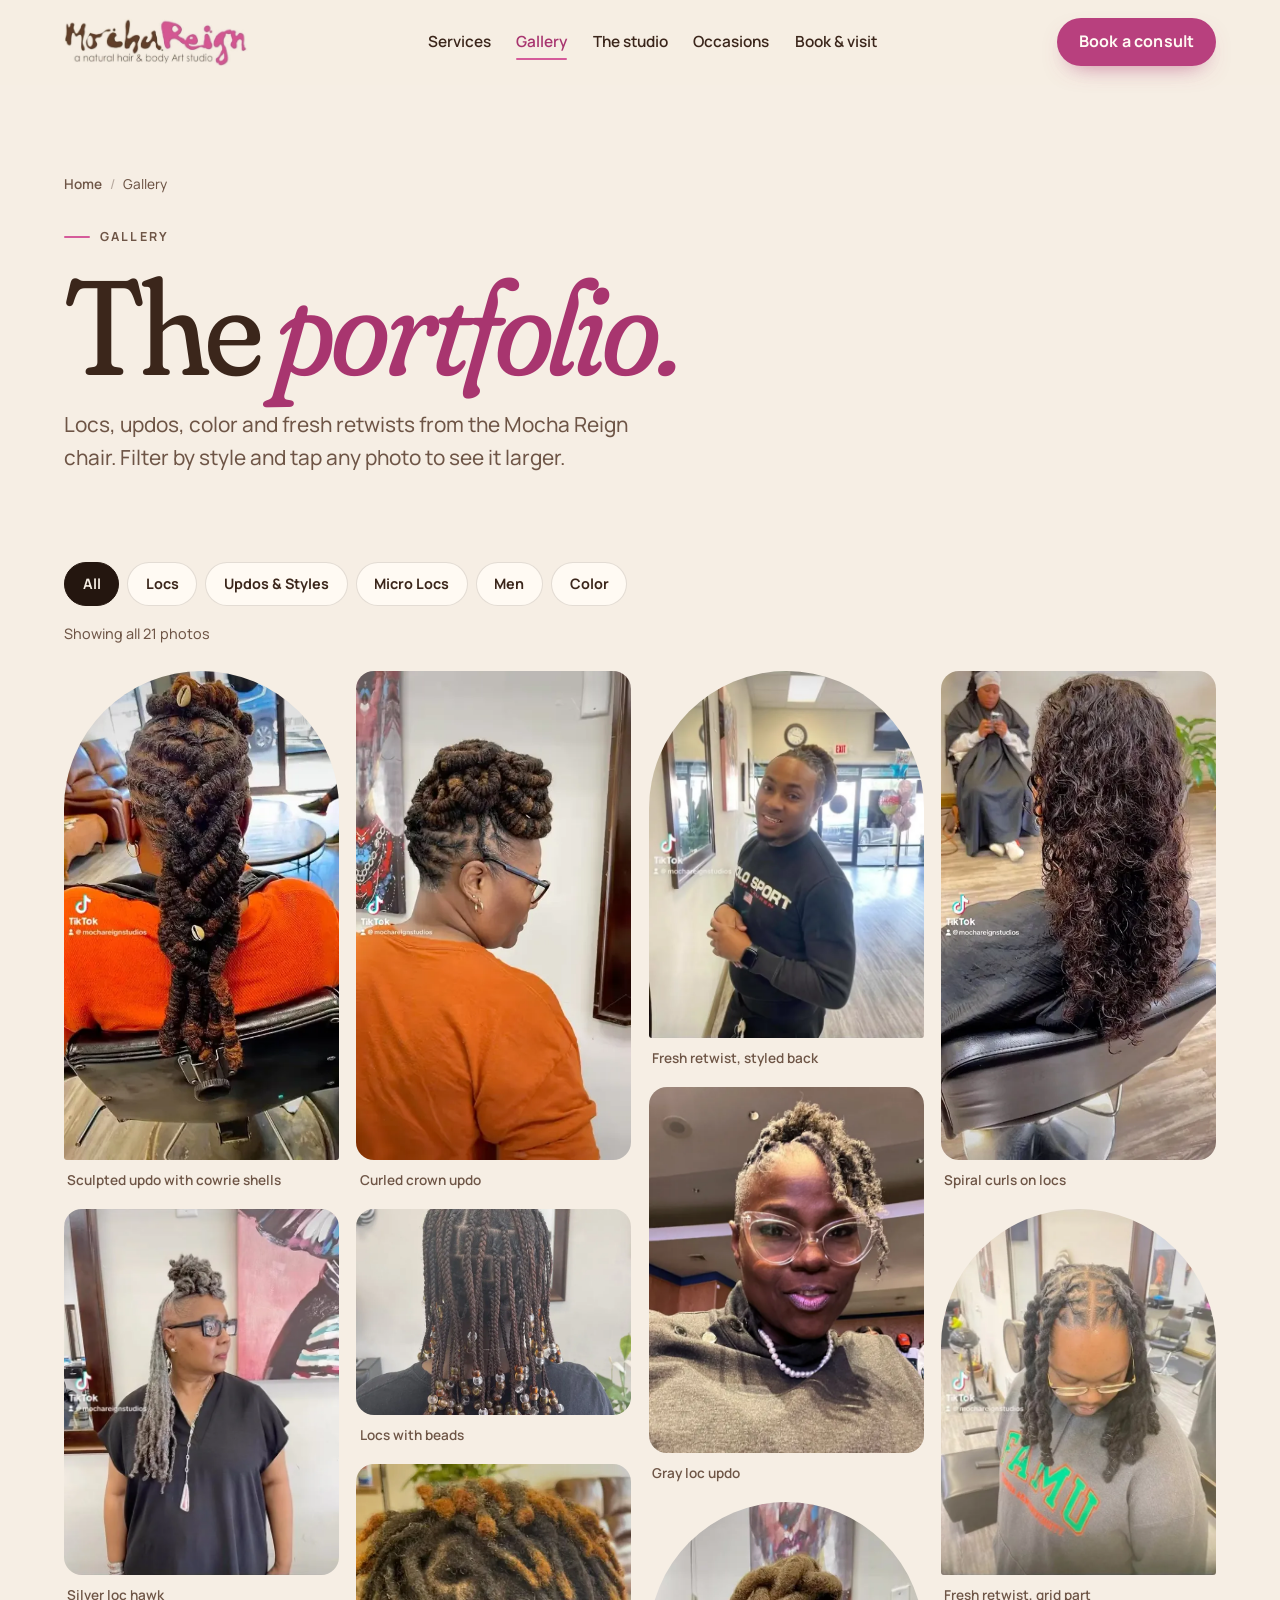
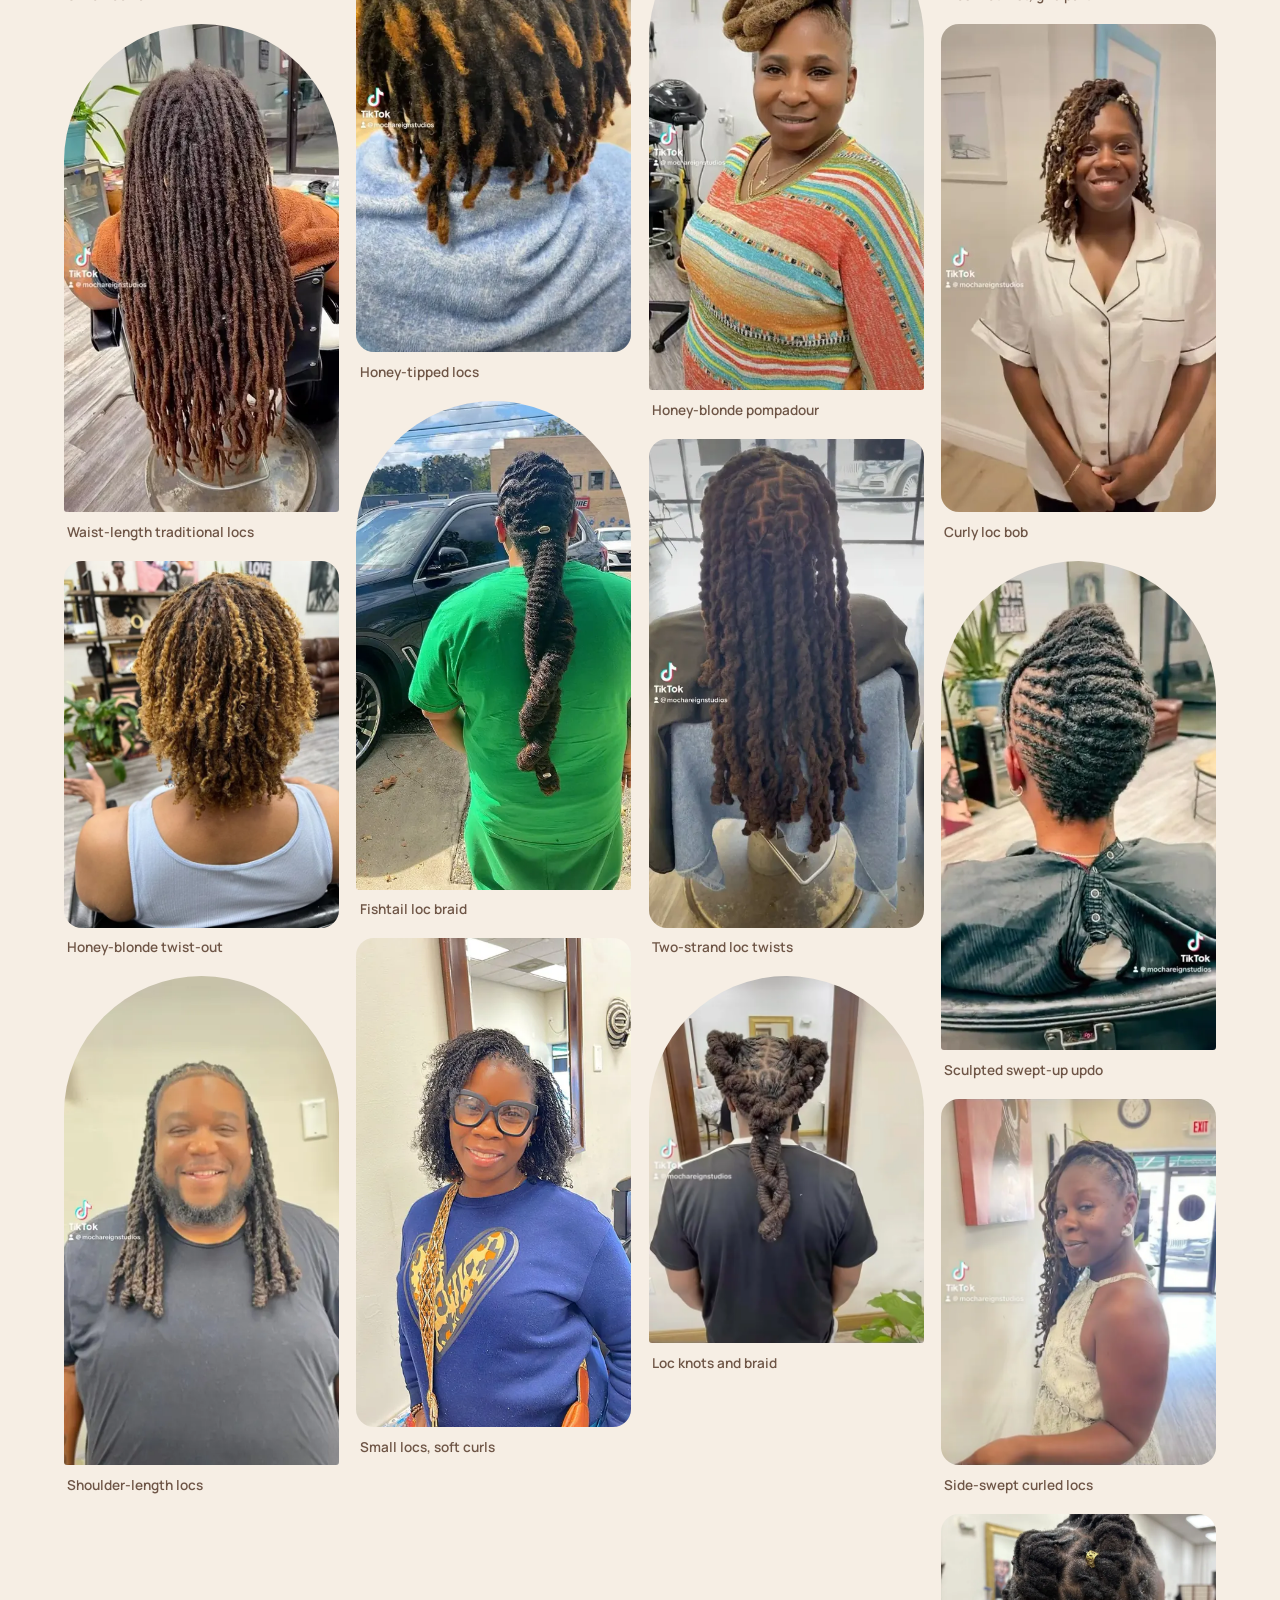
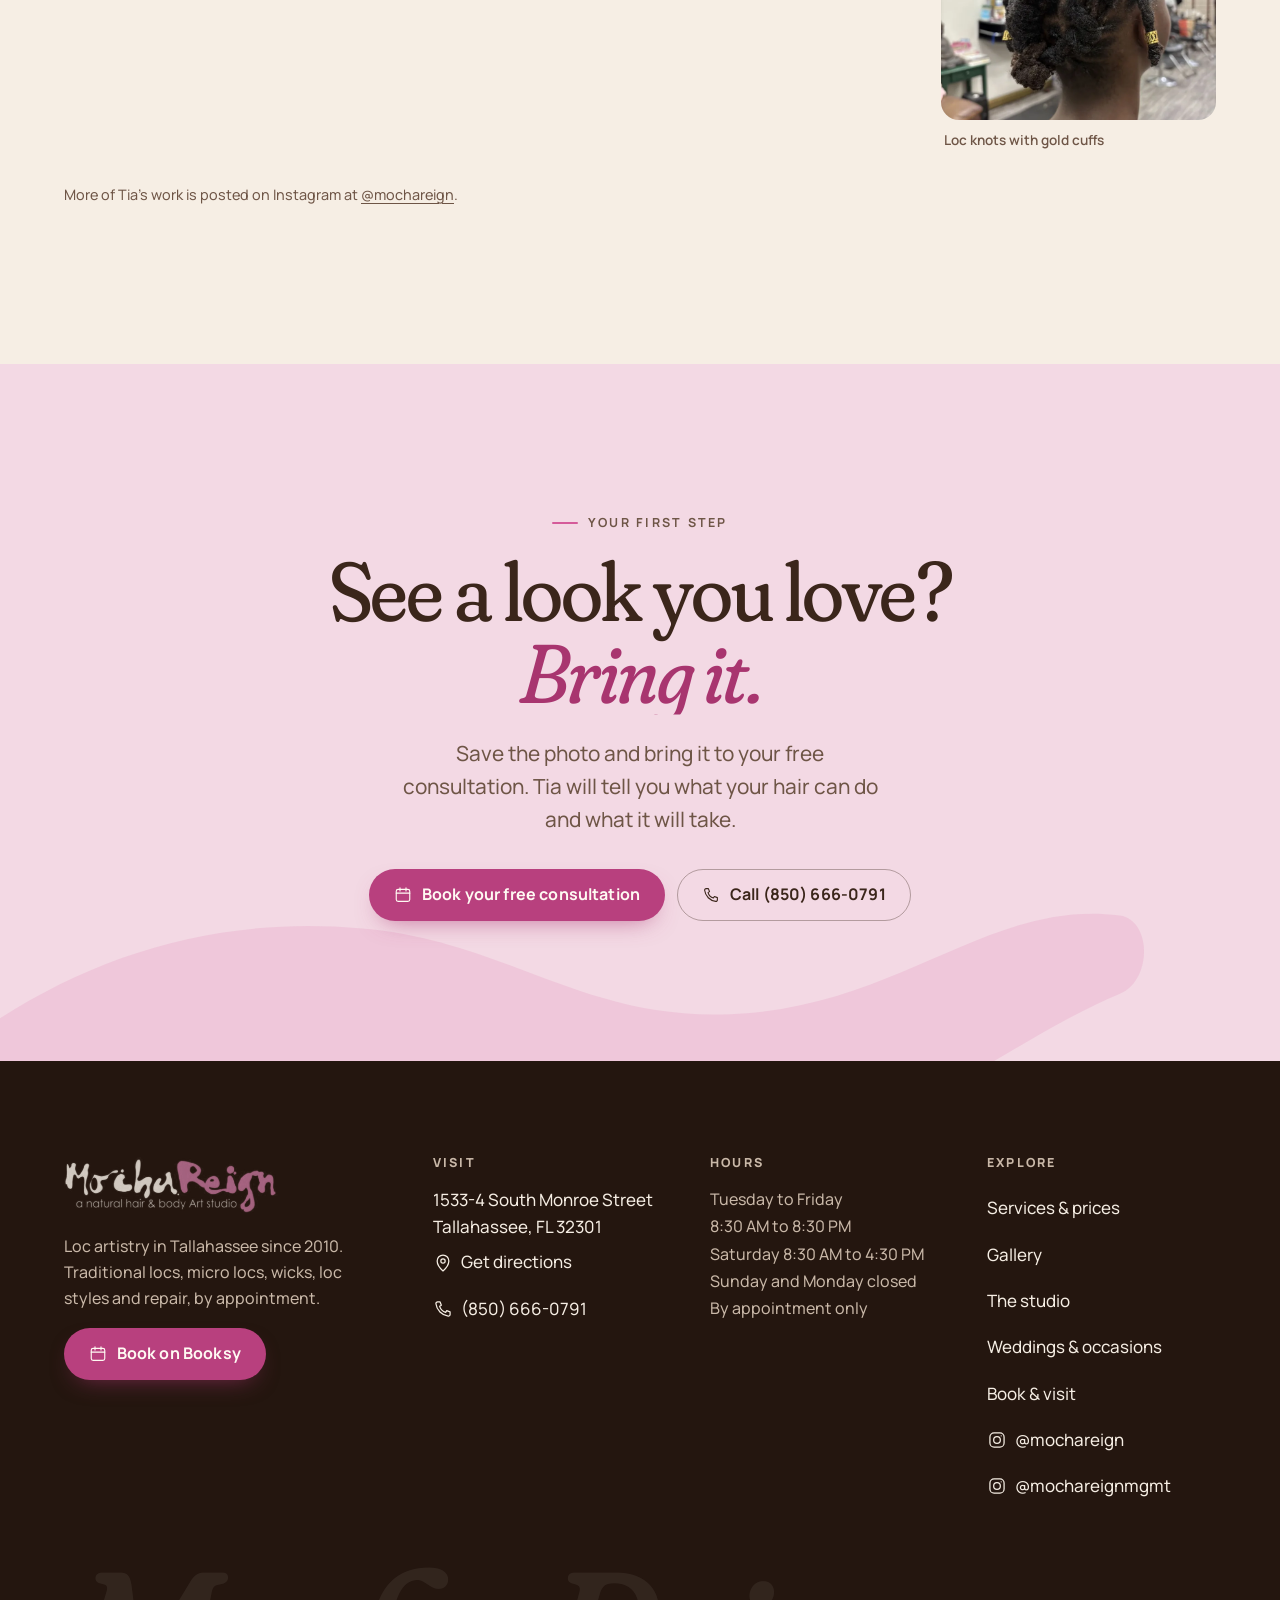
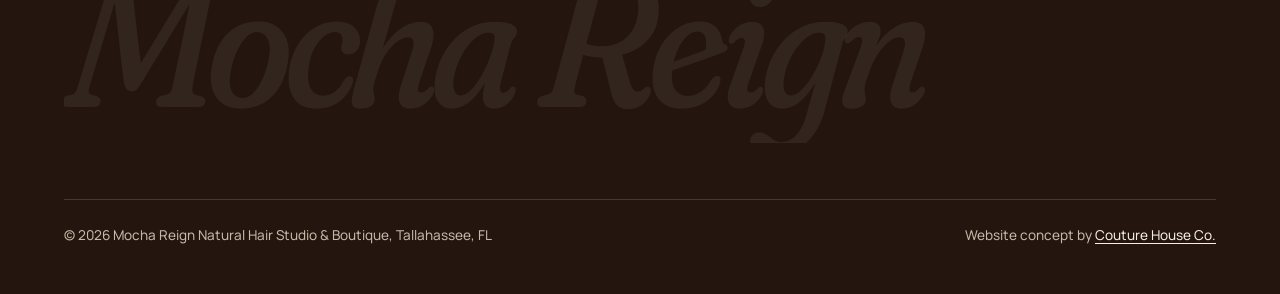
<file: gallery.html>
<!doctype html>
<html lang="en">
<head>
<meta charset="utf-8">
<meta name="viewport" content="width=device-width, initial-scale=1, viewport-fit=cover">
<title>Loc Styles Gallery, Tallahassee | Mocha Reign Studio</title>
<meta name="description" content="Photos of loc updos, micro locs, retwists, loc hawks and color from Mocha Reign Natural Hair Studio in Tallahassee, FL. Filter by style.">
<link rel="canonical" href="https://mocha-reign-natural-hair-studio.netlify.app/gallery.html">
<meta name="theme-color" content="#f6eee4">
<meta name="format-detection" content="telephone=no">
<meta name="robots" content="index, follow, max-image-preview:large">
<meta property="og:type" content="website">
<meta property="og:site_name" content="Mocha Reign Natural Hair Studio &amp; Boutique">
<meta property="og:title" content="Loc Styles Gallery, Tallahassee | Mocha Reign Studio">
<meta property="og:description" content="Photos of loc updos, micro locs, retwists, loc hawks and color from Mocha Reign Natural Hair Studio in Tallahassee, FL. Filter by style.">
<meta property="og:url" content="https://mocha-reign-natural-hair-studio.netlify.app/gallery.html">
<meta property="og:image" content="https://mocha-reign-natural-hair-studio.netlify.app/assets/img/og/gallery.jpg">
<meta property="og:image:secure_url" content="https://mocha-reign-natural-hair-studio.netlify.app/assets/img/og/gallery.jpg">
<meta property="og:image:width" content="1200">
<meta property="og:image:height" content="630">
<meta property="og:image:type" content="image/jpeg">
<meta property="og:image:alt" content="Mocha Reign link preview: The portfolio. Updos, micro locs &amp; more. Tallahassee, FL. Shown with four client photos.">
<meta property="og:locale" content="en_US">
<meta name="twitter:card" content="summary_large_image">
<meta name="twitter:title" content="Loc Styles Gallery, Tallahassee | Mocha Reign Studio">
<meta name="twitter:description" content="Photos of loc updos, micro locs, retwists, loc hawks and color from Mocha Reign Natural Hair Studio in Tallahassee, FL. Filter by style.">
<meta name="twitter:image" content="https://mocha-reign-natural-hair-studio.netlify.app/assets/img/og/gallery.jpg">
<meta name="twitter:image:alt" content="Mocha Reign link preview: The portfolio. Updos, micro locs &amp; more. Tallahassee, FL. Shown with four client photos.">
<link rel="icon" href="assets/img/favicon.svg" type="image/svg+xml">
<link rel="icon" href="assets/img/favicon-32.png" sizes="32x32" type="image/png">
<link rel="apple-touch-icon" href="assets/img/apple-touch-icon.png">
<link rel="manifest" href="site.webmanifest">
<link rel="preload" href="assets/fonts/fraunces-latin-full-normal.woff2" as="font" type="font/woff2" crossorigin>
<link rel="stylesheet" href="assets/css/site.css">
<script src="assets/js/js-flag.js"></script>
<script src="assets/vendor/gsap.min.js" defer></script>
<script src="assets/vendor/ScrollTrigger.min.js" defer></script>
<script src="assets/vendor/SplitText.min.js" defer></script>
<script src="assets/vendor/DrawSVGPlugin.min.js" defer></script>
<script src="assets/vendor/lenis.min.js" defer></script>
<script src="assets/js/site.js" defer></script>
</head>
<body>
<a class="skip-link" href="#main">Skip to content</a>
<header class="site-header" id="top">
  <div class="wrap header-inner">
    <a class="brand" href="index.html" aria-label="Mocha Reign Natural Hair Studio, home">
      <picture><source srcset="assets/img/logo-mocha-reign.webp" type="image/webp"><img src="assets/img/logo-mocha-reign.png" width="822" height="215" alt="MochaReign, a natural hair and body art studio"></picture>
    </a>
    <nav class="nav-desktop" aria-label="Main">
      <ul><li><a href="services.html">Services</a></li><li><a href="gallery.html" aria-current="page">Gallery</a></li><li><a href="about.html">The studio</a></li><li><a href="events.html">Occasions</a></li><li><a href="book.html">Book & visit</a></li></ul>
    </nav>
    <a class="btn btn--primary header-cta" href="https://booksy.com/en-us/86539_mocha-reign-studios_hair-salon_15826_tallahassee" rel="noopener">Book a consult</a>
    <button class="menu-toggle" type="button" aria-expanded="false" aria-controls="mobile-nav"><span class="bars" aria-hidden="true"><span></span><span></span></span><span>Menu</span></button>
  </div>
</header>
<div class="mobile-nav" id="mobile-nav" role="dialog" aria-modal="true" aria-label="Site menu" hidden>
  <div class="mobile-nav__top">
    <img src="assets/img/logo-mocha-reign-cream.webp" width="822" height="215" alt="MochaReign" loading="lazy">
    <button class="close" type="button" aria-label="Close menu"><svg class="icon" viewBox="0 0 24 24" aria-hidden="true" focusable="false"><path d="M6 6l12 12M18 6 6 18"/></svg></button>
  </div>
  <nav aria-label="Mobile">
    <ul><li><a href="index.html">Home<span>00</span></a></li><li><a href="services.html">Services<span>01</span></a></li><li><a href="gallery.html" aria-current="page">Gallery<span>02</span></a></li><li><a href="about.html">The studio<span>03</span></a></li><li><a href="events.html">Occasions<span>04</span></a></li><li><a href="book.html">Book & visit<span>05</span></a></li></ul>
  </nav>
  <div class="mobile-nav__foot">
    <a class="btn btn--primary" href="https://booksy.com/en-us/86539_mocha-reign-studios_hair-salon_15826_tallahassee" rel="noopener"><svg class="icon" viewBox="0 0 24 24" aria-hidden="true" focusable="false"><rect x="3" y="4.5" width="18" height="16" rx="2.5"/><path d="M3 9.5h18M8 2.5v4M16 2.5v4"/></svg>Book your free consultation</a>
    <p>1533-4 South Monroe Street, Tallahassee, FL 32301<br><a href="tel:+18506660791">(850) 666-0791</a></p>
  </div>
</div>
<main id="main" tabindex="-1">
<section class="page-hero">
  <div class="wrap">
    <nav class="crumbs" aria-label="Breadcrumb"><ol><li><a href="index.html">Home</a></li><li aria-current="page">Gallery</li></ol></nav>
    <p class="eyebrow">Gallery</p>
    <h1 class="display-xl">The <em>portfolio.</em></h1>
    <p class="lede">Locs, updos, color and fresh retwists from the Mocha Reign chair. Filter by style and tap any photo to see it larger.</p>
  </div>
</section>
<section class="u-pt0 section" aria-label="Photo gallery">
  <div class="wrap">
    <div class="filters" role="group" aria-label="Filter photos"><button type="button" data-filter="all" aria-pressed="true">All</button><button type="button" data-filter="locs" aria-pressed="false">Locs</button><button type="button" data-filter="updos" aria-pressed="false">Updos &amp; Styles</button><button type="button" data-filter="micro" aria-pressed="false">Micro Locs</button><button type="button" data-filter="men" aria-pressed="false">Men</button><button type="button" data-filter="color" aria-pressed="false">Color</button></div>
    <p class="gallery-count" aria-live="polite" data-count>Showing all 21 photos</p>
    <div class="masonry"><figure class="tile arch" data-cats="updos color"><button type="button" data-full="assets/img/sculpted-loc-updo-cowrie-shells.webp" data-w="576" data-h="1024" data-caption="Sculpted updo with cowrie shells" aria-label="Open larger photo: Sculpted updo with cowrie shells"><img src="assets/img/sculpted-loc-updo-cowrie-shells-800.webp" srcset="assets/img/sculpted-loc-updo-cowrie-shells-800.webp 450w, assets/img/sculpted-loc-updo-cowrie-shells.webp 576w" sizes="(min-width:1200px) 25vw, (min-width:760px) 33vw, 50vw" width="450" height="800" alt="Back view of locs woven into a sculpted crisscross updo with honey-brown tips and cowrie shell accents" fetchpriority="high" decoding="async"></button><figcaption>Sculpted updo with cowrie shells</figcaption></figure><figure class="tile" data-cats="updos color"><button type="button" data-full="assets/img/silver-loc-hawk.webp" data-w="576" data-h="768" data-caption="Silver loc hawk" aria-label="Open larger photo: Silver loc hawk"><img src="assets/img/silver-loc-hawk.webp" width="576" height="768" alt="Client with silver locs styled into a loc hawk with shaved sides and long pieces over the shoulder" fetchpriority="high" decoding="async"></button><figcaption>Silver loc hawk</figcaption></figure><figure class="tile arch" data-cats="locs"><button type="button" data-full="assets/img/waist-length-traditional-locs.webp" data-w="576" data-h="1024" data-caption="Waist-length traditional locs" aria-label="Open larger photo: Waist-length traditional locs"><img src="assets/img/waist-length-traditional-locs-800.webp" srcset="assets/img/waist-length-traditional-locs-800.webp 450w, assets/img/waist-length-traditional-locs.webp 576w" sizes="(min-width:1200px) 25vw, (min-width:760px) 33vw, 50vw" width="450" height="800" alt="Waist-length traditional locs in a warm auburn-brown tone, seen from behind" fetchpriority="high" decoding="async"></button><figcaption>Waist-length traditional locs</figcaption></figure><figure class="tile" data-cats="micro color"><button type="button" data-full="assets/img/loc-twist-out-texture.webp" data-w="810" data-h="1080" data-caption="Honey-blonde twist-out" aria-label="Open larger photo: Honey-blonde twist-out"><img src="assets/img/loc-twist-out-texture-800.webp" srcset="assets/img/loc-twist-out-texture-800.webp 600w, assets/img/loc-twist-out-texture.webp 810w" sizes="(min-width:1200px) 25vw, (min-width:760px) 33vw, 50vw" width="600" height="800" alt="Back view of shoulder-length small locs in a curly twist-out with honey-blonde color" fetchpriority="high" decoding="async"></button><figcaption>Honey-blonde twist-out</figcaption></figure><figure class="tile arch" data-cats="men locs"><button type="button" data-full="assets/img/mens-shoulder-length-locs.webp" data-w="720" data-h="1280" data-caption="Shoulder-length locs" aria-label="Open larger photo: Shoulder-length locs"><img src="assets/img/mens-shoulder-length-locs-800.webp" srcset="assets/img/mens-shoulder-length-locs-800.webp 450w, assets/img/mens-shoulder-length-locs.webp 720w" sizes="(min-width:1200px) 25vw, (min-width:760px) 33vw, 50vw" width="450" height="800" alt="Smiling client with shoulder-length locs and a full beard" loading="lazy" decoding="async"></button><figcaption>Shoulder-length locs</figcaption></figure><figure class="tile" data-cats="updos"><button type="button" data-full="assets/img/loc-crown-updo-side.webp" data-w="720" data-h="1280" data-caption="Curled crown updo" aria-label="Open larger photo: Curled crown updo"><img src="assets/img/loc-crown-updo-side-800.webp" srcset="assets/img/loc-crown-updo-side-800.webp 450w, assets/img/loc-crown-updo-side.webp 720w" sizes="(min-width:1200px) 25vw, (min-width:760px) 33vw, 50vw" width="450" height="800" alt="Side profile of a client with locs pinned into a curled crown updo over tapered sides" loading="lazy" decoding="async"></button><figcaption>Curled crown updo</figcaption></figure><figure class="tile" data-cats="locs"><button type="button" data-full="assets/img/locs-with-beads.webp" data-w="1600" data-h="1200" data-caption="Locs with beads" aria-label="Open larger photo: Locs with beads"><img src="assets/img/locs-with-beads-800.webp" srcset="assets/img/locs-with-beads-800.webp 800w, assets/img/locs-with-beads.webp 1600w" sizes="(min-width:1200px) 25vw, (min-width:760px) 33vw, 50vw" width="800" height="600" alt="Long locs on a neat grid part, finished with clear and amber beads" loading="lazy" decoding="async"></button><figcaption>Locs with beads</figcaption></figure><figure class="tile" data-cats="locs color"><button type="button" data-full="assets/img/honey-tipped-locs.webp" data-w="900" data-h="1600" data-caption="Honey-tipped locs" aria-label="Open larger photo: Honey-tipped locs"><img src="assets/img/honey-tipped-locs-800.webp" srcset="assets/img/honey-tipped-locs-800.webp 450w, assets/img/honey-tipped-locs.webp 900w" sizes="(min-width:1200px) 25vw, (min-width:760px) 33vw, 50vw" width="450" height="800" alt="Full, shoulder-length locs with honey-gold tips, seen from above" loading="lazy" decoding="async"></button><figcaption>Honey-tipped locs</figcaption></figure><figure class="tile arch" data-cats="updos"><button type="button" data-full="assets/img/loc-fishtail-braid.webp" data-w="720" data-h="1280" data-caption="Fishtail loc braid" aria-label="Open larger photo: Fishtail loc braid"><img src="assets/img/loc-fishtail-braid-800.webp" srcset="assets/img/loc-fishtail-braid-800.webp 450w, assets/img/loc-fishtail-braid.webp 720w" sizes="(min-width:1200px) 25vw, (min-width:760px) 33vw, 50vw" width="450" height="800" alt="Long locs braided into a single thick fishtail braid down the client's back" loading="lazy" decoding="async"></button><figcaption>Fishtail loc braid</figcaption></figure><figure class="tile" data-cats="micro"><button type="button" data-full="assets/img/natural-curl-refresh.webp" data-w="900" data-h="1600" data-caption="Small locs, soft curls" aria-label="Open larger photo: Small locs, soft curls"><img src="assets/img/natural-curl-refresh-800.webp" srcset="assets/img/natural-curl-refresh-800.webp 450w, assets/img/natural-curl-refresh.webp 900w" sizes="(min-width:1200px) 25vw, (min-width:760px) 33vw, 50vw" width="450" height="800" alt="Smiling client with shoulder-length small locs with a soft curly texture" loading="lazy" decoding="async"></button><figcaption>Small locs, soft curls</figcaption></figure><figure class="tile arch" data-cats="men locs"><button type="button" data-full="assets/img/mens-loc-retwist-style.webp" data-w="576" data-h="768" data-caption="Fresh retwist, styled back" aria-label="Open larger photo: Fresh retwist, styled back"><img src="assets/img/mens-loc-retwist-style.webp" width="576" height="768" alt="Smiling client in the studio with a fresh loc retwist styled straight back" loading="lazy" decoding="async"></button><figcaption>Fresh retwist, styled back</figcaption></figure><figure class="tile" data-cats="updos color"><button type="button" data-full="assets/img/silver-loc-updo-client.webp" data-w="810" data-h="1080" data-caption="Gray loc updo" aria-label="Open larger photo: Gray loc updo"><img src="assets/img/silver-loc-updo-client-800.webp" srcset="assets/img/silver-loc-updo-client-800.webp 600w, assets/img/silver-loc-updo-client.webp 810w" sizes="(min-width:1200px) 25vw, (min-width:760px) 33vw, 50vw" width="600" height="800" alt="Smiling client with gray locs pinned into a curly updo, wearing pearls" loading="lazy" decoding="async"></button><figcaption>Gray loc updo</figcaption></figure><figure class="tile arch" data-cats="updos color"><button type="button" data-full="assets/img/loc-pompadour-updo.webp" data-w="720" data-h="1280" data-caption="Honey-blonde pompadour" aria-label="Open larger photo: Honey-blonde pompadour"><img src="assets/img/loc-pompadour-updo-800.webp" srcset="assets/img/loc-pompadour-updo-800.webp 450w, assets/img/loc-pompadour-updo.webp 720w" sizes="(min-width:1200px) 25vw, (min-width:760px) 33vw, 50vw" width="450" height="800" alt="Smiling client with honey-blonde locs styled into a sculpted pompadour updo" loading="lazy" decoding="async"></button><figcaption>Honey-blonde pompadour</figcaption></figure><figure class="tile" data-cats="locs updos"><button type="button" data-full="assets/img/long-two-strand-loc-twists.webp" data-w="900" data-h="1600" data-caption="Two-strand loc twists" aria-label="Open larger photo: Two-strand loc twists"><img src="assets/img/long-two-strand-loc-twists-800.webp" srcset="assets/img/long-two-strand-loc-twists-800.webp 450w, assets/img/long-two-strand-loc-twists.webp 900w" sizes="(min-width:1200px) 25vw, (min-width:760px) 33vw, 50vw" width="450" height="800" alt="Long locs finished in rope-like two-strand twists, seen from behind" loading="lazy" decoding="async"></button><figcaption>Two-strand loc twists</figcaption></figure><figure class="tile arch" data-cats="updos"><button type="button" data-full="assets/img/loc-knot-braid-back.webp" data-w="576" data-h="768" data-caption="Loc knots and braid" aria-label="Open larger photo: Loc knots and braid"><img src="assets/img/loc-knot-braid-back.webp" width="576" height="768" alt="Locs styled into two rounded knots at the crown with a twisted braid falling down the back" loading="lazy" decoding="async"></button><figcaption>Loc knots and braid</figcaption></figure><figure class="tile" data-cats="updos"><button type="button" data-full="assets/img/curly-loc-style.webp" data-w="900" data-h="1600" data-caption="Spiral curls on locs" aria-label="Open larger photo: Spiral curls on locs"><img src="assets/img/curly-loc-style-800.webp" srcset="assets/img/curly-loc-style-800.webp 450w, assets/img/curly-loc-style.webp 900w" sizes="(min-width:1200px) 25vw, (min-width:760px) 33vw, 50vw" width="450" height="800" alt="Waist-length locs set in soft spiral curls, seen from behind in the salon chair" loading="lazy" decoding="async"></button><figcaption>Spiral curls on locs</figcaption></figure><figure class="tile arch" data-cats="locs"><button type="button" data-full="assets/img/micro-locs-fresh-retwist.webp" data-w="576" data-h="768" data-caption="Fresh retwist, grid part" aria-label="Open larger photo: Fresh retwist, grid part"><img src="assets/img/micro-locs-fresh-retwist.webp" width="576" height="768" alt="Fresh retwist on a clean grid part, client wearing a FAMU sweatshirt" loading="lazy" decoding="async"></button><figcaption>Fresh retwist, grid part</figcaption></figure><figure class="tile" data-cats="updos"><button type="button" data-full="assets/img/loc-bob-curls.webp" data-w="576" data-h="1024" data-caption="Curly loc bob" aria-label="Open larger photo: Curly loc bob"><img src="assets/img/loc-bob-curls-800.webp" srcset="assets/img/loc-bob-curls-800.webp 450w, assets/img/loc-bob-curls.webp 576w" sizes="(min-width:1200px) 25vw, (min-width:760px) 33vw, 50vw" width="450" height="800" alt="Smiling client with a curly loc bob accented with loc jewelry" loading="lazy" decoding="async"></button><figcaption>Curly loc bob</figcaption></figure><figure class="tile arch" data-cats="updos"><button type="button" data-full="assets/img/sculpted-loc-updo-back.webp" data-w="576" data-h="1024" data-caption="Sculpted swept-up updo" aria-label="Open larger photo: Sculpted swept-up updo"><img src="assets/img/sculpted-loc-updo-back-800.webp" srcset="assets/img/sculpted-loc-updo-back-800.webp 450w, assets/img/sculpted-loc-updo-back.webp 576w" sizes="(min-width:1200px) 25vw, (min-width:760px) 33vw, 50vw" width="450" height="800" alt="Back view of locs sculpted into a smooth swept-up updo with a clean nape" loading="lazy" decoding="async"></button><figcaption>Sculpted swept-up updo</figcaption></figure><figure class="tile" data-cats="updos"><button type="button" data-full="assets/img/side-swept-loc-style.webp" data-w="576" data-h="768" data-caption="Side-swept curled locs" aria-label="Open larger photo: Side-swept curled locs"><img src="assets/img/side-swept-loc-style.webp" width="576" height="768" alt="Client with locs swept to one side and curled at the ends, pinned at the side" loading="lazy" decoding="async"></button><figcaption>Side-swept curled locs</figcaption></figure><figure class="tile" data-cats="updos"><button type="button" data-full="assets/img/loc-knots-with-cuffs.webp" data-w="1600" data-h="1200" data-caption="Loc knots with gold cuffs" aria-label="Open larger photo: Loc knots with gold cuffs"><img src="assets/img/loc-knots-with-cuffs-800.webp" srcset="assets/img/loc-knots-with-cuffs-800.webp 800w, assets/img/loc-knots-with-cuffs.webp 1600w" sizes="(min-width:1200px) 25vw, (min-width:760px) 33vw, 50vw" width="800" height="600" alt="Close view of loc knots and twists accented with gold loc cuffs" loading="lazy" decoding="async"></button><figcaption>Loc knots with gold cuffs</figcaption></figure></div>
    <p class="u-mt2 small muted">More of Tia's work is posted on Instagram at <a href="https://www.instagram.com/mochareign/" rel="noopener">@mochareign</a>.</p>
  </div>
</section>
<div class="lightbox" id="lightbox" role="dialog" aria-modal="true" aria-label="Photo viewer" hidden>
  <div class="lightbox__bar"><span class="lightbox__count" data-lb-count></span><button class="lb-btn" type="button" data-lb-close aria-label="Close photo viewer"><svg class="icon" viewBox="0 0 24 24" aria-hidden="true" focusable="false"><path d="M6 6l12 12M18 6 6 18"/></svg></button></div>
  <div class="lightbox__stage"><img src="[data-uri]" alt="" width="1" height="1" data-lb-img></div>
  <div class="lightbox__foot"><p data-lb-caption></p><div class="lb-nav"><button class="lb-btn" type="button" data-lb-prev aria-label="Previous photo"><svg class="icon" viewBox="0 0 24 24" aria-hidden="true" focusable="false"><path d="M15 5l-7 7 7 7"/></svg></button><button class="lb-btn" type="button" data-lb-next aria-label="Next photo"><svg class="icon" viewBox="0 0 24 24" aria-hidden="true" focusable="false"><path d="M9 5l7 7-7 7"/></svg></button></div></div>
</div>
<section class="section final-cta on-blush" aria-labelledby="cta-h">
  <svg class="brush-bg" viewBox="0 0 1200 300" preserveAspectRatio="none" aria-hidden="true" focusable="false"><path fill="currentColor" d="M30 190c120-70 260-110 430-100 140 8 210 60 360 52 150-8 230-70 350-60 30 3 30 40 0 48-110 30-200 90-360 100-170 10-250-50-380-50-160 0-270 60-380 70-40 4-60-40-20-60z"/></svg>
  <div class="wrap">
    <p class="eyebrow">Your first step</p>
    <h2 class="display-l" id="cta-h" data-brush>See a look you love? <em>Bring it.</em></h2>
    <p class="lede">Save the photo and bring it to your free consultation. Tia will tell you what your hair can do and what it will take.</p>
    <div class="btn-row">
      <a class="btn btn--primary" href="https://booksy.com/en-us/86539_mocha-reign-studios_hair-salon_15826_tallahassee" rel="noopener"><svg class="icon" viewBox="0 0 24 24" aria-hidden="true" focusable="false"><rect x="3" y="4.5" width="18" height="16" rx="2.5"/><path d="M3 9.5h18M8 2.5v4M16 2.5v4"/></svg>Book your free consultation</a>
      <a class="btn btn--ghost" href="tel:+18506660791"><svg class="icon" viewBox="0 0 24 24" aria-hidden="true" focusable="false"><path d="M5.5 3.5h3l1.5 4-2 1.3a11 11 0 0 0 7.2 7.2l1.3-2 4 1.5v3a2 2 0 0 1-2.2 2A17 17 0 0 1 3.5 5.7a2 2 0 0 1 2-2.2z"/></svg>Call (850) 666-0791</a>
    </div>
  </div>
</section>
</main>
<footer class="site-footer on-dark">
  <div class="wrap">
    <div class="footer-grid">
      <div class="footer-brand">
        <img src="assets/img/logo-mocha-reign-cream.webp" width="822" height="215" alt="MochaReign, a natural hair and body art studio" loading="lazy" decoding="async">
        <p>Loc artistry in Tallahassee since 2010. Traditional locs, micro locs, wicks, loc styles and repair, by appointment.</p>
        <a class="btn btn--primary" href="https://booksy.com/en-us/86539_mocha-reign-studios_hair-salon_15826_tallahassee" rel="noopener"><svg class="icon" viewBox="0 0 24 24" aria-hidden="true" focusable="false"><rect x="3" y="4.5" width="18" height="16" rx="2.5"/><path d="M3 9.5h18M8 2.5v4M16 2.5v4"/></svg>Book on Booksy</a>
      </div>
      <div>
        <h2>Visit</h2>
        <address>1533-4 South Monroe Street<br>Tallahassee, FL 32301</address>
        <ul>
          <li><a href="https://www.google.com/maps/search/?api=1&query=1533-4%20South%20Monroe%20Street%2C%20Tallahassee%2C%20FL%2032301" rel="noopener"><svg class="icon" viewBox="0 0 24 24" aria-hidden="true" focusable="false"><path d="M12 21.5s-7-6.3-7-12a7 7 0 0 1 14 0c0 5.7-7 12-7 12z"/><circle cx="12" cy="9.5" r="2.6"/></svg>Get directions</a></li>
          <li><a href="tel:+18506660791"><svg class="icon" viewBox="0 0 24 24" aria-hidden="true" focusable="false"><path d="M5.5 3.5h3l1.5 4-2 1.3a11 11 0 0 0 7.2 7.2l1.3-2 4 1.5v3a2 2 0 0 1-2.2 2A17 17 0 0 1 3.5 5.7a2 2 0 0 1 2-2.2z"/></svg>(850) 666-0791</a></li>
        </ul>
      </div>
      <div>
        <h2>Hours</h2>
        <p class="hours-mini">Tuesday to Friday<br>8:30 AM to 8:30 PM<br>Saturday 8:30 AM to 4:30 PM<br>Sunday and Monday closed<br>By appointment only</p>
      </div>
      <div>
        <h2>Explore</h2>
        <ul>
          <li><a href="services.html">Services &amp; prices</a></li>
          <li><a href="gallery.html">Gallery</a></li>
          <li><a href="about.html">The studio</a></li>
          <li><a href="events.html">Weddings &amp; occasions</a></li>
          <li><a href="book.html">Book &amp; visit</a></li>
          <li><a href="https://www.instagram.com/mochareign/" rel="noopener"><svg class="icon" viewBox="0 0 24 24" aria-hidden="true" focusable="false"><rect x="3.5" y="3.5" width="17" height="17" rx="5"/><circle cx="12" cy="12" r="4"/><path d="M17 7h.01"/></svg>@mochareign</a></li>
          <li><a href="https://www.instagram.com/mochareignmgmt/" rel="noopener"><svg class="icon" viewBox="0 0 24 24" aria-hidden="true" focusable="false"><rect x="3.5" y="3.5" width="17" height="17" rx="5"/><circle cx="12" cy="12" r="4"/><path d="M17 7h.01"/></svg>@mochareignmgmt</a></li>
        </ul>
      </div>
    </div>
    <p class="footer-word" aria-hidden="true">Mocha Reign</p>
    <div class="footer-base">
      <p>&copy; 2026 Mocha Reign Natural Hair Studio &amp; Boutique, Tallahassee, FL</p>
      <p>Website concept by <a href="https://www.couturehouse.co" rel="noopener">Couture House Co.</a></p>
    </div>
  </div>
</footer>
<nav class="action-bar" aria-label="Quick actions">
  <a class="is-primary" href="https://booksy.com/en-us/86539_mocha-reign-studios_hair-salon_15826_tallahassee" rel="noopener"><svg class="icon" viewBox="0 0 24 24" aria-hidden="true" focusable="false"><rect x="3" y="4.5" width="18" height="16" rx="2.5"/><path d="M3 9.5h18M8 2.5v4M16 2.5v4"/></svg>Book</a>
  <a href="services.html"><svg class="icon" viewBox="0 0 24 24" aria-hidden="true" focusable="false"><path d="M4 7h16M4 12h16M4 17h10"/></svg>Services</a>
  <a href="tel:+18506660791"><svg class="icon" viewBox="0 0 24 24" aria-hidden="true" focusable="false"><path d="M5.5 3.5h3l1.5 4-2 1.3a11 11 0 0 0 7.2 7.2l1.3-2 4 1.5v3a2 2 0 0 1-2.2 2A17 17 0 0 1 3.5 5.7a2 2 0 0 1 2-2.2z"/></svg>Call</a>
</nav>
<script type="application/ld+json">{"@context":"https://schema.org","@type":"HairSalon","@id":"https://mocha-reign-natural-hair-studio.netlify.app/#salon","name":"Mocha Reign Natural Hair Studio & Boutique","alternateName":["Mocha Reign Studios","MochaReign"],"slogan":"a natural hair & body Art studio","description":"Loc specialists in Tallahassee, FL: traditional locs, micro locs, wicks, starter locs, loc repair, loc styles and updos, kids locs and hair paint. Free 15-minute consultation for every new client. By appointment only.","url":"https://mocha-reign-natural-hair-studio.netlify.app/","image":"https://mocha-reign-natural-hair-studio.netlify.app/assets/img/share.jpg","logo":"https://mocha-reign-natural-hair-studio.netlify.app/assets/img/logo-mocha-reign.png","telephone":"+1-850-666-0791","address":{"@type":"PostalAddress","streetAddress":"1533-4 South Monroe Street","addressLocality":"Tallahassee","addressRegion":"FL","postalCode":"32301","addressCountry":"US"},"openingHoursSpecification":[{"@type":"OpeningHoursSpecification","dayOfWeek":["Tuesday","Wednesday","Thursday","Friday"],"opens":"08:30","closes":"20:30"},{"@type":"OpeningHoursSpecification","dayOfWeek":["Saturday"],"opens":"08:30","closes":"16:30"}],"priceRange":"$35 to $2,500+","currenciesAccepted":"USD","paymentAccepted":"Credit card","amenityFeature":[{"@type":"LocationFeatureSpecification","name":"Parking","value":true},{"@type":"LocationFeatureSpecification","name":"Wi-Fi","value":true},{"@type":"LocationFeatureSpecification","name":"Accessible","value":true}],"foundingDate":"2010","founder":{"@type":"Person","name":"Tia Simmons","alternateName":"MochaReign","jobTitle":"Owner and loc stylist","sameAs":["https://www.instagram.com/mochareign/"]},"employee":[{"@type":"Person","name":"Tia Simmons","alternateName":"MochaReign"},{"@type":"Person","name":"Jasmine Williams","alternateName":"Jazz"}],"sameAs":["https://www.instagram.com/mochareign/","https://www.instagram.com/mochareignmgmt/","https://booksy.com/en-us/86539_mocha-reign-studios_hair-salon_15826_tallahassee"],"areaServed":{"@type":"City","name":"Tallahassee, FL"},"hasOfferCatalog":{"@type":"OfferCatalog","name":"Loc and natural hair services","itemListElement":[{"@type":"OfferCatalog","name":"Consultation","itemListElement":[{"@type":"Offer","itemOffered":{"@type":"Service","name":"Consultation"},"price":"0","priceCurrency":"USD"}]},{"@type":"OfferCatalog","name":"Traditional Locs","itemListElement":[{"@type":"Offer","itemOffered":{"@type":"Service","name":"Loc Maintenance, No Style"},"priceSpecification":{"@type":"PriceSpecification","priceCurrency":"USD","minPrice":"95"}},{"@type":"Offer","itemOffered":{"@type":"Service","name":"Loc Maintenance with Simple Style"},"priceSpecification":{"@type":"PriceSpecification","priceCurrency":"USD","minPrice":"110"}},{"@type":"Offer","itemOffered":{"@type":"Service","name":"Loc Maintenance with Rope Twist"},"priceSpecification":{"@type":"PriceSpecification","priceCurrency":"USD","minPrice":"120"}},{"@type":"Offer","itemOffered":{"@type":"Service","name":"Loc Maintenance with 2-Strand Twist"},"priceSpecification":{"@type":"PriceSpecification","priceCurrency":"USD","minPrice":"135"}},{"@type":"Offer","itemOffered":{"@type":"Service","name":"Loc Maintenance with Krinkles (Plaits)"},"priceSpecification":{"@type":"PriceSpecification","priceCurrency":"USD","minPrice":"135"}},{"@type":"Offer","itemOffered":{"@type":"Service","name":"Loc Maintenance with Pipe Cleaners"},"priceSpecification":{"@type":"PriceSpecification","priceCurrency":"USD","minPrice":"135"}},{"@type":"Offer","itemOffered":{"@type":"Service","name":"Loc Maintenance with Loc Petals"},"priceSpecification":{"@type":"PriceSpecification","priceCurrency":"USD","minPrice":"135"}},{"@type":"Offer","itemOffered":{"@type":"Service","name":"Starter Locs (Traditional)"},"priceSpecification":{"@type":"PriceSpecification","priceCurrency":"USD","minPrice":"175"}},{"@type":"Offer","itemOffered":{"@type":"Service","name":"Loc Reattachment"},"priceSpecification":{"@type":"PriceSpecification","priceCurrency":"USD","minPrice":"350"}}]},{"@type":"OfferCatalog","name":"Micro Locs & Interlocking","itemListElement":[{"@type":"Offer","itemOffered":{"@type":"Service","name":"Micro Mini Install"},"priceSpecification":{"@type":"PriceSpecification","priceCurrency":"USD","minPrice":"2500"}},{"@type":"Offer","itemOffered":{"@type":"Service","name":"Micro Loc Maintenance (Interlocking)"},"priceSpecification":{"@type":"PriceSpecification","priceCurrency":"USD","minPrice":"180"}},{"@type":"Offer","itemOffered":{"@type":"Service","name":"Micro Loc Maintenance with Style"},"priceSpecification":{"@type":"PriceSpecification","priceCurrency":"USD","minPrice":"200"}},{"@type":"Offer","itemOffered":{"@type":"Service","name":"Loc Illusion Micros Wash & Style"},"priceSpecification":{"@type":"PriceSpecification","priceCurrency":"USD","minPrice":"90"}},{"@type":"Offer","itemOffered":{"@type":"Service","name":"Loc Maintenance (Interlocking) without Style"},"priceSpecification":{"@type":"PriceSpecification","priceCurrency":"USD","minPrice":"110"}},{"@type":"Offer","itemOffered":{"@type":"Service","name":"Loc Maintenance (Interlocking) with Style"},"priceSpecification":{"@type":"PriceSpecification","priceCurrency":"USD","price":"125"}}]},{"@type":"OfferCatalog","name":"Wicks","itemListElement":[{"@type":"Offer","itemOffered":{"@type":"Service","name":"Wick Install (Loc Combining)"},"priceSpecification":{"@type":"PriceSpecification","priceCurrency":"USD","minPrice":"550"}},{"@type":"Offer","itemOffered":{"@type":"Service","name":"Wick Maintenance"},"priceSpecification":{"@type":"PriceSpecification","priceCurrency":"USD","minPrice":"150"}}]},{"@type":"OfferCatalog","name":"Loc Styles","itemListElement":[{"@type":"Offer","itemOffered":{"@type":"Service","name":"Loc Style Only"},"priceSpecification":{"@type":"PriceSpecification","priceCurrency":"USD","minPrice":"35"}},{"@type":"Offer","itemOffered":{"@type":"Service","name":"Loc Knots Style Only"},"priceSpecification":{"@type":"PriceSpecification","priceCurrency":"USD","minPrice":"55"}},{"@type":"Offer","itemOffered":{"@type":"Service","name":"Loc Illusion Wash & Style"},"priceSpecification":{"@type":"PriceSpecification","priceCurrency":"USD","minPrice":"65"}}]},{"@type":"OfferCatalog","name":"Shaved Sides & Back","itemListElement":[{"@type":"Offer","itemOffered":{"@type":"Service","name":"Loc Maintenance, Top Only"},"priceSpecification":{"@type":"PriceSpecification","priceCurrency":"USD","minPrice":"85"}},{"@type":"Offer","itemOffered":{"@type":"Service","name":"Loc Maintenance, Top Only with Simple Style"},"priceSpecification":{"@type":"PriceSpecification","priceCurrency":"USD","minPrice":"100"}}]},{"@type":"OfferCatalog","name":"Kids (9 & under)","itemListElement":[{"@type":"Offer","itemOffered":{"@type":"Service","name":"Kids Starter Locs"},"priceSpecification":{"@type":"PriceSpecification","priceCurrency":"USD","minPrice":"95"}},{"@type":"Offer","itemOffered":{"@type":"Service","name":"Kids Loc Maintenance"},"priceSpecification":{"@type":"PriceSpecification","priceCurrency":"USD","minPrice":"60"}},{"@type":"Offer","itemOffered":{"@type":"Service","name":"Kids Loc Maintenance with Style"},"priceSpecification":{"@type":"PriceSpecification","priceCurrency":"USD","price":"75"}}]},{"@type":"OfferCatalog","name":"Treatments & Natural Hair","itemListElement":[{"@type":"Offer","itemOffered":{"@type":"Service","name":"Loc Detox"},"priceSpecification":{"@type":"PriceSpecification","priceCurrency":"USD","minPrice":"35"}},{"@type":"Offer","itemOffered":{"@type":"Service","name":"Wash, Condition & Blow Dry"},"priceSpecification":{"@type":"PriceSpecification","priceCurrency":"USD","price":"35"}},{"@type":"Offer","itemOffered":{"@type":"Service","name":"Trim & Treatment"},"priceSpecification":{"@type":"PriceSpecification","priceCurrency":"USD","minPrice":"40"}},{"@type":"Offer","itemOffered":{"@type":"Service","name":"Big Chop"},"priceSpecification":{"@type":"PriceSpecification","priceCurrency":"USD","minPrice":"35"}},{"@type":"Offer","itemOffered":{"@type":"Service","name":"Take Down Locs & Braids"},"priceSpecification":{"@type":"PriceSpecification","priceCurrency":"USD","minPrice":"35","unitText":"per hour"}}]},{"@type":"OfferCatalog","name":"Protective Styling","itemListElement":[{"@type":"Offer","itemOffered":{"@type":"Service","name":"Braid Styles without Extensions"},"priceSpecification":{"@type":"PriceSpecification","priceCurrency":"USD","minPrice":"85"}},{"@type":"Offer","itemOffered":{"@type":"Service","name":"Crochet Braids (Hair Included)"},"priceSpecification":{"@type":"PriceSpecification","priceCurrency":"USD","price":"165"}}]},{"@type":"OfferCatalog","name":"Hair Paint","itemListElement":[{"@type":"Offer","itemOffered":{"@type":"Service","name":"Hair Paint (Temporary Color Wax)"},"priceSpecification":{"@type":"PriceSpecification","priceCurrency":"USD","minPrice":"65"}}]}]},"potentialAction":{"@type":"ReserveAction","name":"Book an appointment","target":{"@type":"EntryPoint","urlTemplate":"https://booksy.com/en-us/86539_mocha-reign-studios_hair-salon_15826_tallahassee","actionPlatform":["http://schema.org/DesktopWebPlatform","http://schema.org/MobileWebPlatform"]}}}</script>
<script type="application/ld+json">{"@context":"https://schema.org","@type":"BreadcrumbList","itemListElement":[{"@type":"ListItem","position":1,"name":"Home","item":"https://mocha-reign-natural-hair-studio.netlify.app/"},{"@type":"ListItem","position":2,"name":"Gallery","item":"https://mocha-reign-natural-hair-studio.netlify.app/gallery.html"}]}</script>
</body>
</html>
</file>
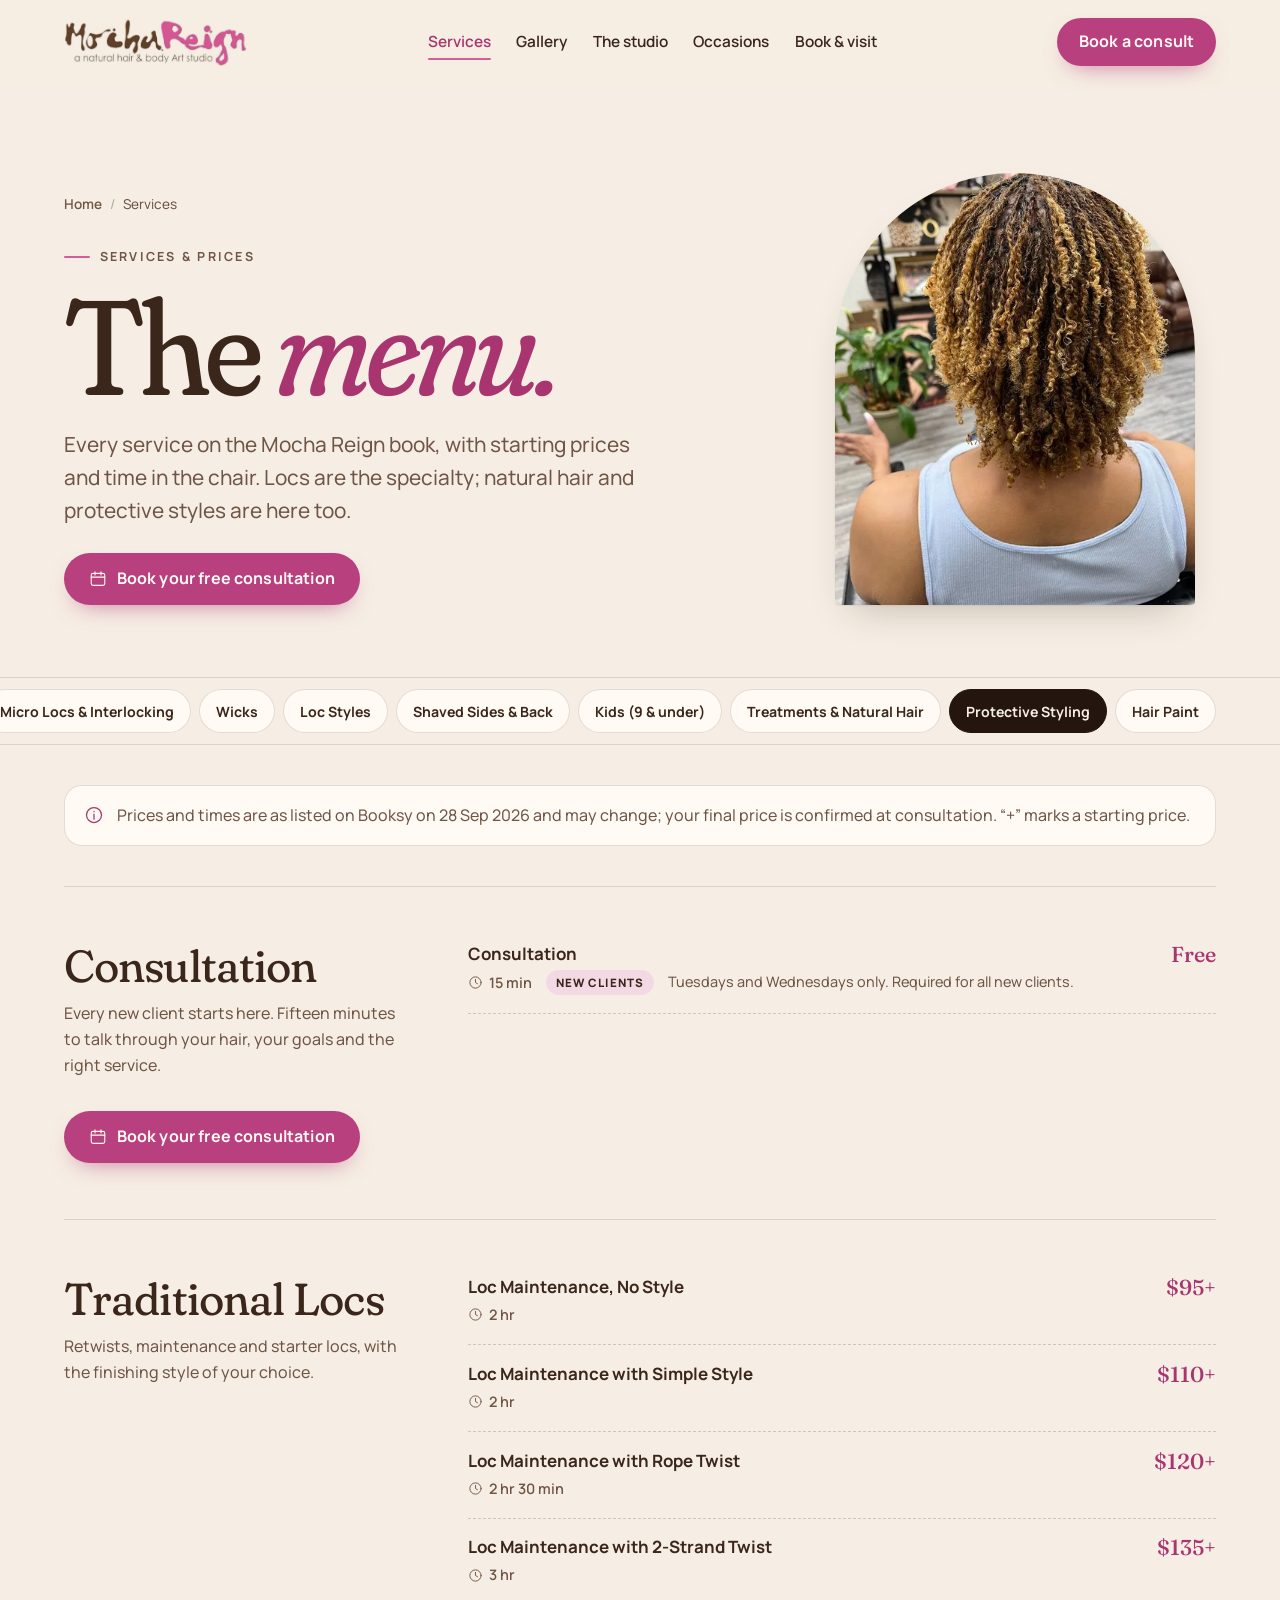
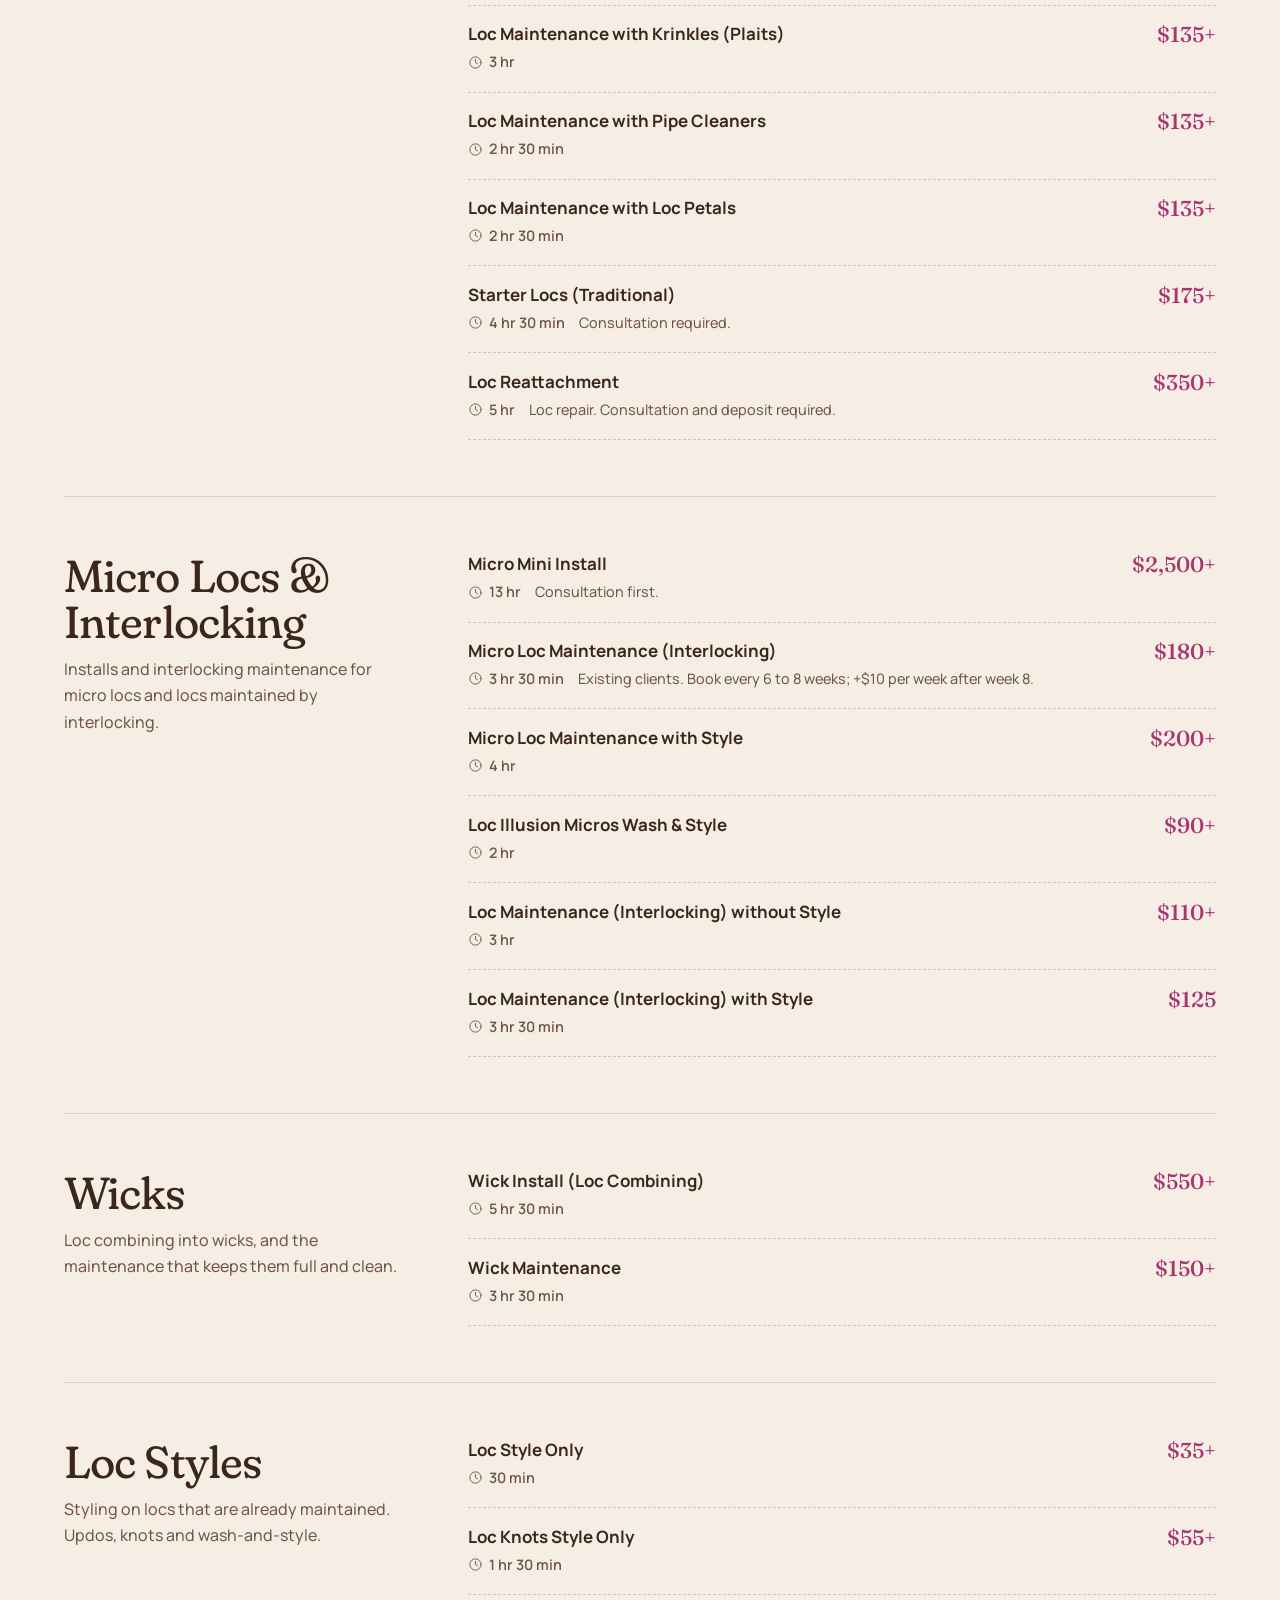
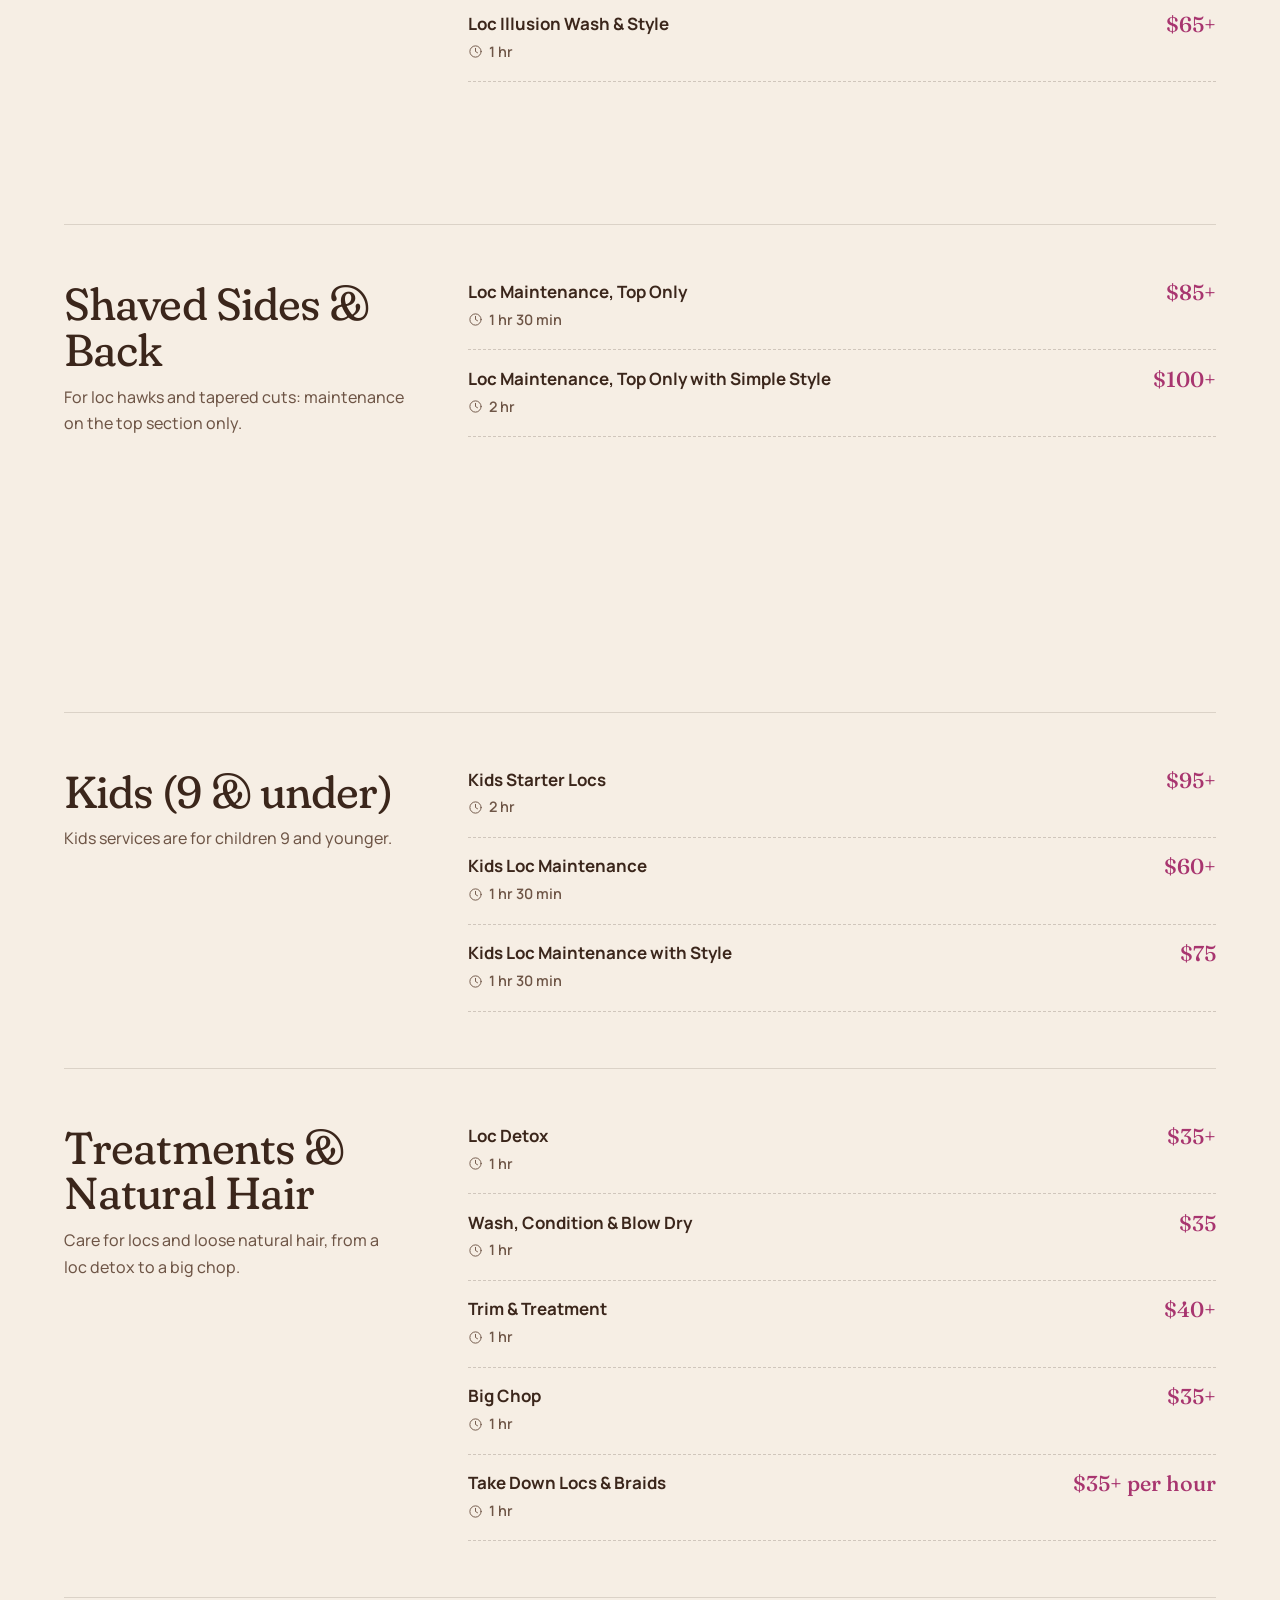
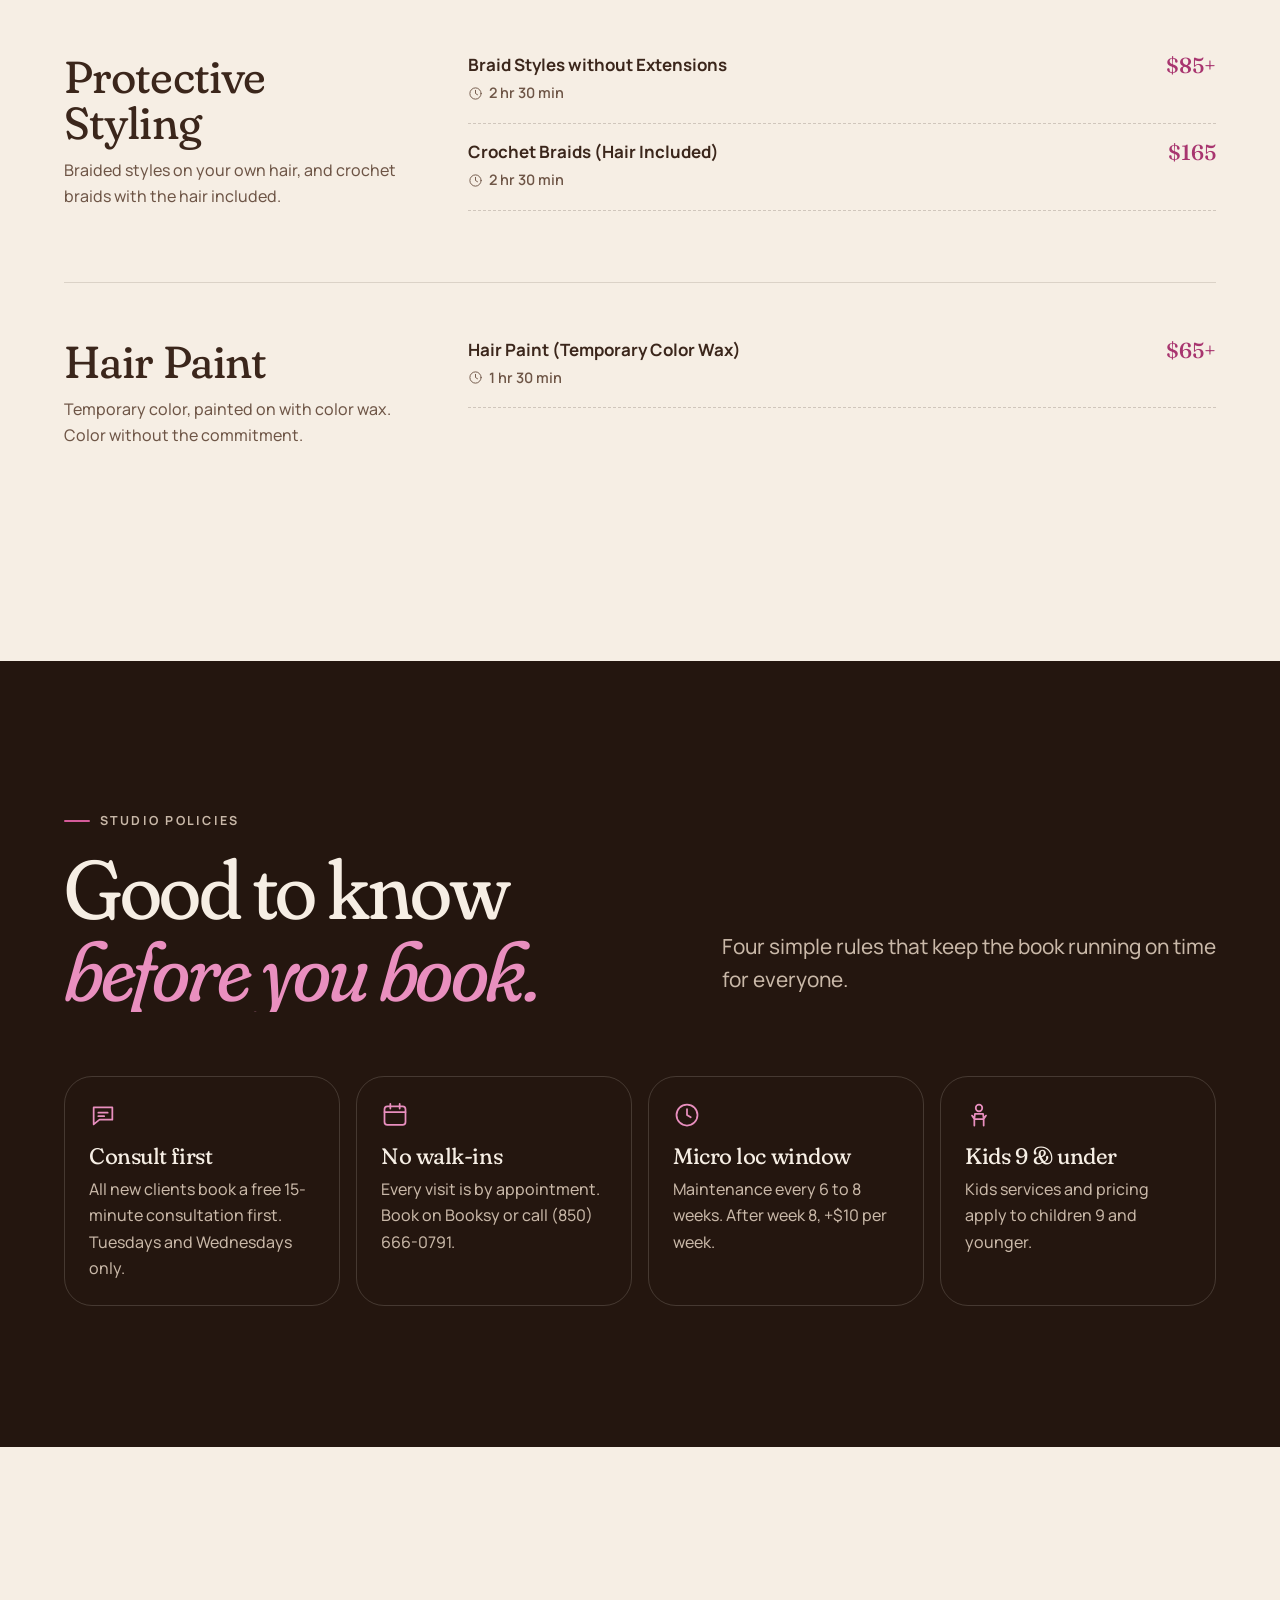
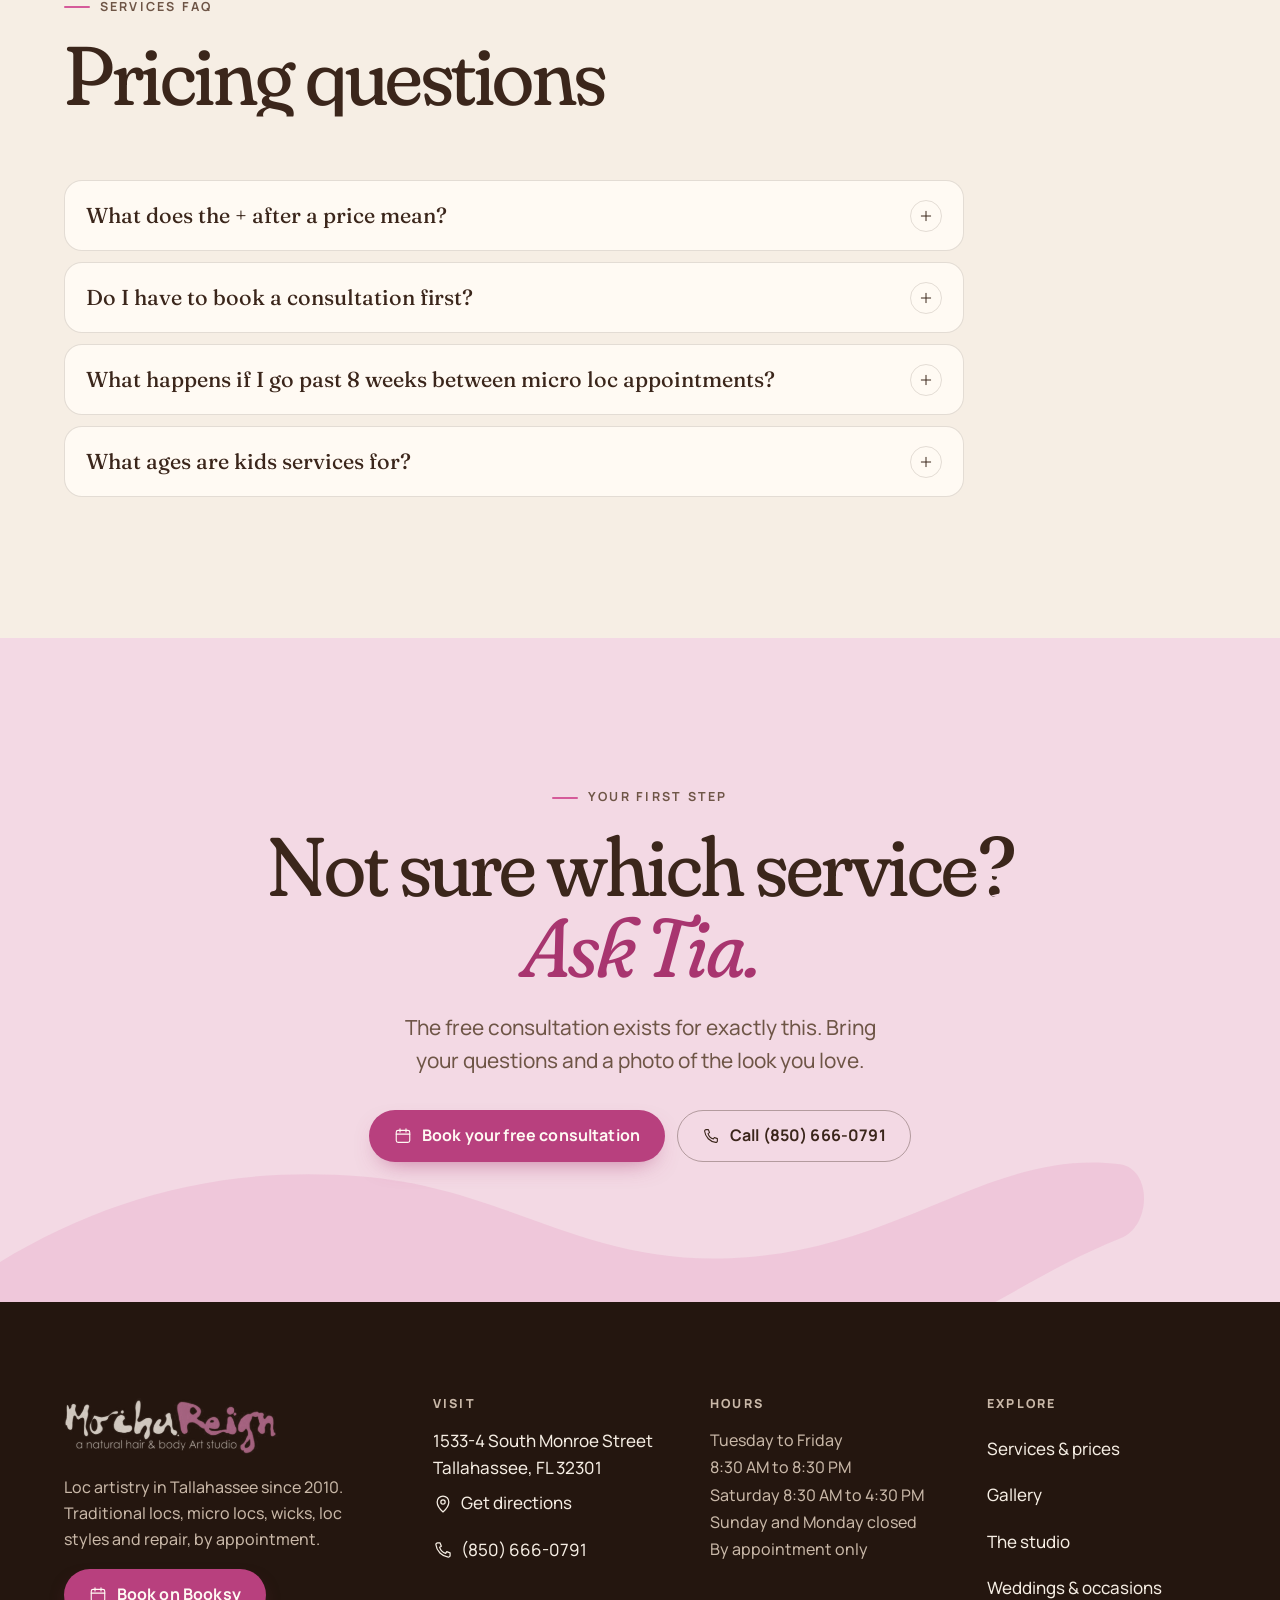
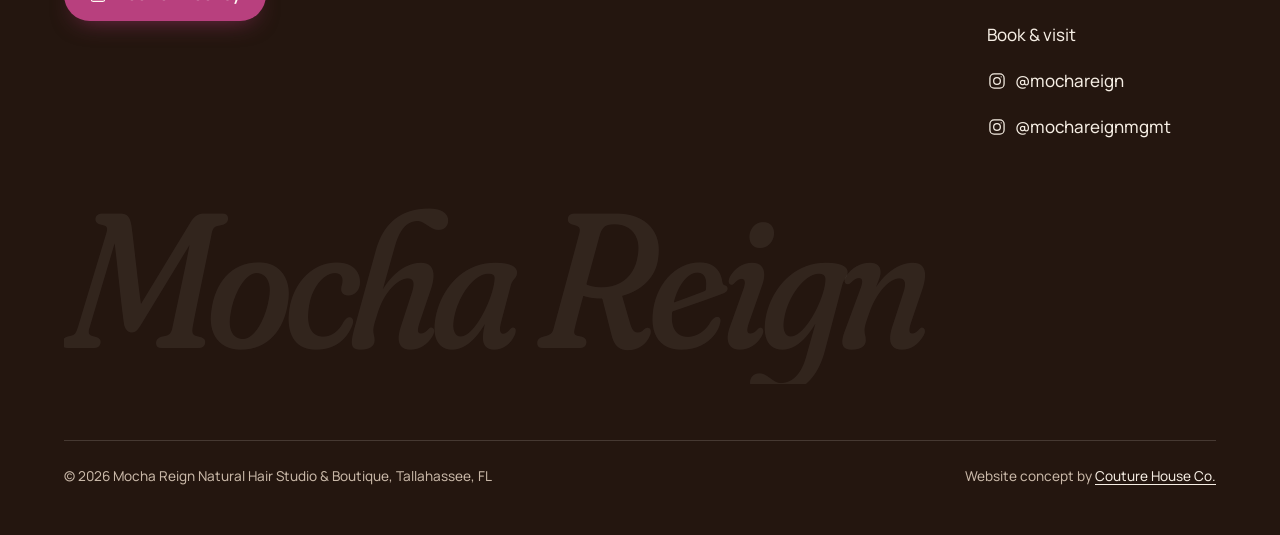
<file: services.html>
<!doctype html>
<html lang="en">
<head>
<meta charset="utf-8">
<meta name="viewport" content="width=device-width, initial-scale=1, viewport-fit=cover">
<title>Loc Services & Prices in Tallahassee | Mocha Reign</title>
<meta name="description" content="Full menu and starting prices: micro locs, retwists, wicks, starter locs, loc styles, kids locs and hair paint at Mocha Reign, Tallahassee. Free consult.">
<link rel="canonical" href="https://mocha-reign-natural-hair-studio.netlify.app/services.html">
<meta name="theme-color" content="#f6eee4">
<meta name="format-detection" content="telephone=no">
<meta name="robots" content="index, follow, max-image-preview:large">
<meta property="og:type" content="website">
<meta property="og:site_name" content="Mocha Reign Natural Hair Studio &amp; Boutique">
<meta property="og:title" content="Loc Services & Prices in Tallahassee | Mocha Reign">
<meta property="og:description" content="Full menu and starting prices: micro locs, retwists, wicks, starter locs, loc styles, kids locs and hair paint at Mocha Reign, Tallahassee. Free consult.">
<meta property="og:url" content="https://mocha-reign-natural-hair-studio.netlify.app/services.html">
<meta property="og:image" content="https://mocha-reign-natural-hair-studio.netlify.app/assets/img/og/services.jpg">
<meta property="og:image:secure_url" content="https://mocha-reign-natural-hair-studio.netlify.app/assets/img/og/services.jpg">
<meta property="og:image:width" content="1200">
<meta property="og:image:height" content="630">
<meta property="og:image:type" content="image/jpeg">
<meta property="og:image:alt" content="Mocha Reign link preview: The menu. Loc maintenance from $95+. Free 15-minute consultation. Shown with client photos.">
<meta property="og:locale" content="en_US">
<meta name="twitter:card" content="summary_large_image">
<meta name="twitter:title" content="Loc Services & Prices in Tallahassee | Mocha Reign">
<meta name="twitter:description" content="Full menu and starting prices: micro locs, retwists, wicks, starter locs, loc styles, kids locs and hair paint at Mocha Reign, Tallahassee. Free consult.">
<meta name="twitter:image" content="https://mocha-reign-natural-hair-studio.netlify.app/assets/img/og/services.jpg">
<meta name="twitter:image:alt" content="Mocha Reign link preview: The menu. Loc maintenance from $95+. Free 15-minute consultation. Shown with client photos.">
<link rel="icon" href="assets/img/favicon.svg" type="image/svg+xml">
<link rel="icon" href="assets/img/favicon-32.png" sizes="32x32" type="image/png">
<link rel="apple-touch-icon" href="assets/img/apple-touch-icon.png">
<link rel="manifest" href="site.webmanifest">
<link rel="preload" href="assets/fonts/fraunces-latin-full-normal.woff2" as="font" type="font/woff2" crossorigin>
<link rel="stylesheet" href="assets/css/site.css">
<script src="assets/js/js-flag.js"></script>
<script src="assets/vendor/gsap.min.js" defer></script>
<script src="assets/vendor/ScrollTrigger.min.js" defer></script>
<script src="assets/vendor/SplitText.min.js" defer></script>
<script src="assets/vendor/DrawSVGPlugin.min.js" defer></script>
<script src="assets/vendor/lenis.min.js" defer></script>
<script src="assets/js/site.js" defer></script>
</head>
<body>
<a class="skip-link" href="#main">Skip to content</a>
<header class="site-header" id="top">
  <div class="wrap header-inner">
    <a class="brand" href="index.html" aria-label="Mocha Reign Natural Hair Studio, home">
      <picture><source srcset="assets/img/logo-mocha-reign.webp" type="image/webp"><img src="assets/img/logo-mocha-reign.png" width="822" height="215" alt="MochaReign, a natural hair and body art studio"></picture>
    </a>
    <nav class="nav-desktop" aria-label="Main">
      <ul><li><a href="services.html" aria-current="page">Services</a></li><li><a href="gallery.html">Gallery</a></li><li><a href="about.html">The studio</a></li><li><a href="events.html">Occasions</a></li><li><a href="book.html">Book & visit</a></li></ul>
    </nav>
    <a class="btn btn--primary header-cta" href="https://booksy.com/en-us/86539_mocha-reign-studios_hair-salon_15826_tallahassee" rel="noopener">Book a consult</a>
    <button class="menu-toggle" type="button" aria-expanded="false" aria-controls="mobile-nav"><span class="bars" aria-hidden="true"><span></span><span></span></span><span>Menu</span></button>
  </div>
</header>
<div class="mobile-nav" id="mobile-nav" role="dialog" aria-modal="true" aria-label="Site menu" hidden>
  <div class="mobile-nav__top">
    <img src="assets/img/logo-mocha-reign-cream.webp" width="822" height="215" alt="MochaReign" loading="lazy">
    <button class="close" type="button" aria-label="Close menu"><svg class="icon" viewBox="0 0 24 24" aria-hidden="true" focusable="false"><path d="M6 6l12 12M18 6 6 18"/></svg></button>
  </div>
  <nav aria-label="Mobile">
    <ul><li><a href="index.html">Home<span>00</span></a></li><li><a href="services.html" aria-current="page">Services<span>01</span></a></li><li><a href="gallery.html">Gallery<span>02</span></a></li><li><a href="about.html">The studio<span>03</span></a></li><li><a href="events.html">Occasions<span>04</span></a></li><li><a href="book.html">Book & visit<span>05</span></a></li></ul>
  </nav>
  <div class="mobile-nav__foot">
    <a class="btn btn--primary" href="https://booksy.com/en-us/86539_mocha-reign-studios_hair-salon_15826_tallahassee" rel="noopener"><svg class="icon" viewBox="0 0 24 24" aria-hidden="true" focusable="false"><rect x="3" y="4.5" width="18" height="16" rx="2.5"/><path d="M3 9.5h18M8 2.5v4M16 2.5v4"/></svg>Book your free consultation</a>
    <p>1533-4 South Monroe Street, Tallahassee, FL 32301<br><a href="tel:+18506660791">(850) 666-0791</a></p>
  </div>
</div>
<main id="main" tabindex="-1">
<section class="page-hero">
  <div class="wrap page-hero-grid">
    <div>
      <nav class="crumbs" aria-label="Breadcrumb"><ol><li><a href="index.html">Home</a></li><li aria-current="page">Services</li></ol></nav>
      <p class="eyebrow">Services &amp; prices</p>
      <h1 class="display-xl">The <em>menu.</em></h1>
      <p class="lede">Every service on the Mocha Reign book, with starting prices and time in the chair. Locs are the specialty; natural hair and protective styles are here too.</p>
      <div class="u-mt16 btn-row"><a class="btn btn--primary" href="https://booksy.com/en-us/86539_mocha-reign-studios_hair-salon_15826_tallahassee" rel="noopener"><svg class="icon" viewBox="0 0 24 24" aria-hidden="true" focusable="false"><rect x="3" y="4.5" width="18" height="16" rx="2.5"/><path d="M3 9.5h18M8 2.5v4M16 2.5v4"/></svg>Book your free consultation</a></div>
    </div>
    <div class="page-hero-art" data-brush><img src="assets/img/loc-twist-out-texture-800.webp" srcset="assets/img/loc-twist-out-texture-800.webp 600w, assets/img/loc-twist-out-texture.webp 810w" sizes="(min-width:900px) 360px, 90vw" width="600" height="800" alt="Back view of shoulder-length small locs in a curly twist-out with honey-blonde color" fetchpriority="high" decoding="async"></div>
  </div>
</section>
<div class="chips-bar"><nav class="chips" aria-label="Service categories"><a href="#consultation">Consultation</a><a href="#traditional-locs">Traditional Locs</a><a href="#micro-locs">Micro Locs & Interlocking</a><a href="#wicks">Wicks</a><a href="#loc-styles">Loc Styles</a><a href="#shaved-sides">Shaved Sides & Back</a><a href="#kids">Kids (9 & under)</a><a href="#treatments">Treatments & Natural Hair</a><a href="#protective">Protective Styling</a><a href="#hair-paint">Hair Paint</a></nav></div>
<section class="u-pt25 section" aria-label="Full service menu">
  <div class="wrap">
    <p class="menu-note"><svg class="icon" viewBox="0 0 24 24" aria-hidden="true" focusable="false"><circle cx="12" cy="12" r="9"/><path d="M12 11v6M12 7.5v.5"/></svg><span>Prices and times are as listed on Booksy on 28 Sep 2026 and may change; your final price is confirmed at consultation. &ldquo;+&rdquo; marks a starting price.</span></p>
    <section class="menu-group" id="consultation" aria-labelledby="consultation-h">
  <div class="menu-group__head"><h2 id="consultation-h">Consultation</h2><p>Every new client starts here. Fifteen minutes to talk through your hair, your goals and the right service.</p><a class="u-mt1 btn btn--primary" href="https://booksy.com/en-us/86539_mocha-reign-studios_hair-salon_15826_tallahassee" rel="noopener"><svg class="icon" viewBox="0 0 24 24" aria-hidden="true" focusable="false"><rect x="3" y="4.5" width="18" height="16" rx="2.5"/><path d="M3 9.5h18M8 2.5v4M16 2.5v4"/></svg>Book your free consultation</a></div>
  <ul class="menu-list" role="list"><li class="menu-item"><h3>Consultation</h3><span class="price">Free</span><p class="u-m0 meta"><span class="dur"><svg class="icon" viewBox="0 0 24 24" aria-hidden="true" focusable="false"><circle cx="12" cy="12" r="9"/><path d="M12 7v5l3.2 2"/></svg>15 min</span><span class="flag">New clients</span><span>Tuesdays and Wednesdays only. Required for all new clients.</span></p></li></ul>
</section><section class="menu-group" id="traditional-locs" aria-labelledby="traditional-locs-h">
  <div class="menu-group__head"><h2 id="traditional-locs-h">Traditional Locs</h2><p>Retwists, maintenance and starter locs, with the finishing style of your choice.</p><div class="thumb" data-brush><img src="assets/img/waist-length-traditional-locs-800.webp" srcset="assets/img/waist-length-traditional-locs-800.webp 450w, assets/img/waist-length-traditional-locs.webp 576w" sizes="150px" width="450" height="800" alt="Waist-length traditional locs in a warm auburn-brown tone, seen from behind" loading="lazy" decoding="async"></div></div>
  <ul class="menu-list" role="list"><li class="menu-item"><h3>Loc Maintenance, No Style</h3><span class="price">$95+</span><p class="u-m0 meta"><span class="dur"><svg class="icon" viewBox="0 0 24 24" aria-hidden="true" focusable="false"><circle cx="12" cy="12" r="9"/><path d="M12 7v5l3.2 2"/></svg>2 hr</span></p></li><li class="menu-item"><h3>Loc Maintenance with Simple Style</h3><span class="price">$110+</span><p class="u-m0 meta"><span class="dur"><svg class="icon" viewBox="0 0 24 24" aria-hidden="true" focusable="false"><circle cx="12" cy="12" r="9"/><path d="M12 7v5l3.2 2"/></svg>2 hr</span></p></li><li class="menu-item"><h3>Loc Maintenance with Rope Twist</h3><span class="price">$120+</span><p class="u-m0 meta"><span class="dur"><svg class="icon" viewBox="0 0 24 24" aria-hidden="true" focusable="false"><circle cx="12" cy="12" r="9"/><path d="M12 7v5l3.2 2"/></svg>2 hr 30 min</span></p></li><li class="menu-item"><h3>Loc Maintenance with 2-Strand Twist</h3><span class="price">$135+</span><p class="u-m0 meta"><span class="dur"><svg class="icon" viewBox="0 0 24 24" aria-hidden="true" focusable="false"><circle cx="12" cy="12" r="9"/><path d="M12 7v5l3.2 2"/></svg>3 hr</span></p></li><li class="menu-item"><h3>Loc Maintenance with Krinkles (Plaits)</h3><span class="price">$135+</span><p class="u-m0 meta"><span class="dur"><svg class="icon" viewBox="0 0 24 24" aria-hidden="true" focusable="false"><circle cx="12" cy="12" r="9"/><path d="M12 7v5l3.2 2"/></svg>3 hr</span></p></li><li class="menu-item"><h3>Loc Maintenance with Pipe Cleaners</h3><span class="price">$135+</span><p class="u-m0 meta"><span class="dur"><svg class="icon" viewBox="0 0 24 24" aria-hidden="true" focusable="false"><circle cx="12" cy="12" r="9"/><path d="M12 7v5l3.2 2"/></svg>2 hr 30 min</span></p></li><li class="menu-item"><h3>Loc Maintenance with Loc Petals</h3><span class="price">$135+</span><p class="u-m0 meta"><span class="dur"><svg class="icon" viewBox="0 0 24 24" aria-hidden="true" focusable="false"><circle cx="12" cy="12" r="9"/><path d="M12 7v5l3.2 2"/></svg>2 hr 30 min</span></p></li><li class="menu-item"><h3>Starter Locs (Traditional)</h3><span class="price">$175+</span><p class="u-m0 meta"><span class="dur"><svg class="icon" viewBox="0 0 24 24" aria-hidden="true" focusable="false"><circle cx="12" cy="12" r="9"/><path d="M12 7v5l3.2 2"/></svg>4 hr 30 min</span><span>Consultation required.</span></p></li><li class="menu-item"><h3>Loc Reattachment</h3><span class="price">$350+</span><p class="u-m0 meta"><span class="dur"><svg class="icon" viewBox="0 0 24 24" aria-hidden="true" focusable="false"><circle cx="12" cy="12" r="9"/><path d="M12 7v5l3.2 2"/></svg>5 hr</span><span>Loc repair. Consultation and deposit required.</span></p></li></ul>
</section><section class="menu-group" id="micro-locs" aria-labelledby="micro-locs-h">
  <div class="menu-group__head"><h2 id="micro-locs-h">Micro Locs & Interlocking</h2><p>Installs and interlocking maintenance for micro locs and locs maintained by interlocking.</p><div class="thumb" data-brush><img src="assets/img/natural-curl-refresh-800.webp" srcset="assets/img/natural-curl-refresh-800.webp 450w, assets/img/natural-curl-refresh.webp 900w" sizes="150px" width="450" height="800" alt="Smiling client with shoulder-length small locs with a soft curly texture" loading="lazy" decoding="async"></div></div>
  <ul class="menu-list" role="list"><li class="menu-item"><h3>Micro Mini Install</h3><span class="price">$2,500+</span><p class="u-m0 meta"><span class="dur"><svg class="icon" viewBox="0 0 24 24" aria-hidden="true" focusable="false"><circle cx="12" cy="12" r="9"/><path d="M12 7v5l3.2 2"/></svg>13 hr</span><span>Consultation first.</span></p></li><li class="menu-item"><h3>Micro Loc Maintenance (Interlocking)</h3><span class="price">$180+</span><p class="u-m0 meta"><span class="dur"><svg class="icon" viewBox="0 0 24 24" aria-hidden="true" focusable="false"><circle cx="12" cy="12" r="9"/><path d="M12 7v5l3.2 2"/></svg>3 hr 30 min</span><span>Existing clients. Book every 6 to 8 weeks; +$10 per week after week 8.</span></p></li><li class="menu-item"><h3>Micro Loc Maintenance with Style</h3><span class="price">$200+</span><p class="u-m0 meta"><span class="dur"><svg class="icon" viewBox="0 0 24 24" aria-hidden="true" focusable="false"><circle cx="12" cy="12" r="9"/><path d="M12 7v5l3.2 2"/></svg>4 hr</span></p></li><li class="menu-item"><h3>Loc Illusion Micros Wash & Style</h3><span class="price">$90+</span><p class="u-m0 meta"><span class="dur"><svg class="icon" viewBox="0 0 24 24" aria-hidden="true" focusable="false"><circle cx="12" cy="12" r="9"/><path d="M12 7v5l3.2 2"/></svg>2 hr</span></p></li><li class="menu-item"><h3>Loc Maintenance (Interlocking) without Style</h3><span class="price">$110+</span><p class="u-m0 meta"><span class="dur"><svg class="icon" viewBox="0 0 24 24" aria-hidden="true" focusable="false"><circle cx="12" cy="12" r="9"/><path d="M12 7v5l3.2 2"/></svg>3 hr</span></p></li><li class="menu-item"><h3>Loc Maintenance (Interlocking) with Style</h3><span class="price">$125</span><p class="u-m0 meta"><span class="dur"><svg class="icon" viewBox="0 0 24 24" aria-hidden="true" focusable="false"><circle cx="12" cy="12" r="9"/><path d="M12 7v5l3.2 2"/></svg>3 hr 30 min</span></p></li></ul>
</section><section class="menu-group" id="wicks" aria-labelledby="wicks-h">
  <div class="menu-group__head"><h2 id="wicks-h">Wicks</h2><p>Loc combining into wicks, and the maintenance that keeps them full and clean.</p></div>
  <ul class="menu-list" role="list"><li class="menu-item"><h3>Wick Install (Loc Combining)</h3><span class="price">$550+</span><p class="u-m0 meta"><span class="dur"><svg class="icon" viewBox="0 0 24 24" aria-hidden="true" focusable="false"><circle cx="12" cy="12" r="9"/><path d="M12 7v5l3.2 2"/></svg>5 hr 30 min</span></p></li><li class="menu-item"><h3>Wick Maintenance</h3><span class="price">$150+</span><p class="u-m0 meta"><span class="dur"><svg class="icon" viewBox="0 0 24 24" aria-hidden="true" focusable="false"><circle cx="12" cy="12" r="9"/><path d="M12 7v5l3.2 2"/></svg>3 hr 30 min</span></p></li></ul>
</section><section class="menu-group" id="loc-styles" aria-labelledby="loc-styles-h">
  <div class="menu-group__head"><h2 id="loc-styles-h">Loc Styles</h2><p>Styling on locs that are already maintained. Updos, knots and wash-and-style.</p><div class="thumb" data-brush><img src="assets/img/sculpted-loc-updo-back-800.webp" srcset="assets/img/sculpted-loc-updo-back-800.webp 450w, assets/img/sculpted-loc-updo-back.webp 576w" sizes="150px" width="450" height="800" alt="Back view of locs sculpted into a smooth swept-up updo with a clean nape" loading="lazy" decoding="async"></div></div>
  <ul class="menu-list" role="list"><li class="menu-item"><h3>Loc Style Only</h3><span class="price">$35+</span><p class="u-m0 meta"><span class="dur"><svg class="icon" viewBox="0 0 24 24" aria-hidden="true" focusable="false"><circle cx="12" cy="12" r="9"/><path d="M12 7v5l3.2 2"/></svg>30 min</span></p></li><li class="menu-item"><h3>Loc Knots Style Only</h3><span class="price">$55+</span><p class="u-m0 meta"><span class="dur"><svg class="icon" viewBox="0 0 24 24" aria-hidden="true" focusable="false"><circle cx="12" cy="12" r="9"/><path d="M12 7v5l3.2 2"/></svg>1 hr 30 min</span></p></li><li class="menu-item"><h3>Loc Illusion Wash & Style</h3><span class="price">$65+</span><p class="u-m0 meta"><span class="dur"><svg class="icon" viewBox="0 0 24 24" aria-hidden="true" focusable="false"><circle cx="12" cy="12" r="9"/><path d="M12 7v5l3.2 2"/></svg>1 hr</span></p></li></ul>
</section><section class="menu-group" id="shaved-sides" aria-labelledby="shaved-sides-h">
  <div class="menu-group__head"><h2 id="shaved-sides-h">Shaved Sides & Back</h2><p>For loc hawks and tapered cuts: maintenance on the top section only.</p><div class="thumb" data-brush><img src="assets/img/silver-loc-hawk.webp" width="576" height="768" alt="Client with silver locs styled into a loc hawk with shaved sides and long pieces over the shoulder" loading="lazy" decoding="async"></div></div>
  <ul class="menu-list" role="list"><li class="menu-item"><h3>Loc Maintenance, Top Only</h3><span class="price">$85+</span><p class="u-m0 meta"><span class="dur"><svg class="icon" viewBox="0 0 24 24" aria-hidden="true" focusable="false"><circle cx="12" cy="12" r="9"/><path d="M12 7v5l3.2 2"/></svg>1 hr 30 min</span></p></li><li class="menu-item"><h3>Loc Maintenance, Top Only with Simple Style</h3><span class="price">$100+</span><p class="u-m0 meta"><span class="dur"><svg class="icon" viewBox="0 0 24 24" aria-hidden="true" focusable="false"><circle cx="12" cy="12" r="9"/><path d="M12 7v5l3.2 2"/></svg>2 hr</span></p></li></ul>
</section><section class="menu-group" id="kids" aria-labelledby="kids-h">
  <div class="menu-group__head"><h2 id="kids-h">Kids (9 & under)</h2><p>Kids services are for children 9 and younger.</p></div>
  <ul class="menu-list" role="list"><li class="menu-item"><h3>Kids Starter Locs</h3><span class="price">$95+</span><p class="u-m0 meta"><span class="dur"><svg class="icon" viewBox="0 0 24 24" aria-hidden="true" focusable="false"><circle cx="12" cy="12" r="9"/><path d="M12 7v5l3.2 2"/></svg>2 hr</span></p></li><li class="menu-item"><h3>Kids Loc Maintenance</h3><span class="price">$60+</span><p class="u-m0 meta"><span class="dur"><svg class="icon" viewBox="0 0 24 24" aria-hidden="true" focusable="false"><circle cx="12" cy="12" r="9"/><path d="M12 7v5l3.2 2"/></svg>1 hr 30 min</span></p></li><li class="menu-item"><h3>Kids Loc Maintenance with Style</h3><span class="price">$75</span><p class="u-m0 meta"><span class="dur"><svg class="icon" viewBox="0 0 24 24" aria-hidden="true" focusable="false"><circle cx="12" cy="12" r="9"/><path d="M12 7v5l3.2 2"/></svg>1 hr 30 min</span></p></li></ul>
</section><section class="menu-group" id="treatments" aria-labelledby="treatments-h">
  <div class="menu-group__head"><h2 id="treatments-h">Treatments & Natural Hair</h2><p>Care for locs and loose natural hair, from a loc detox to a big chop.</p></div>
  <ul class="menu-list" role="list"><li class="menu-item"><h3>Loc Detox</h3><span class="price">$35+</span><p class="u-m0 meta"><span class="dur"><svg class="icon" viewBox="0 0 24 24" aria-hidden="true" focusable="false"><circle cx="12" cy="12" r="9"/><path d="M12 7v5l3.2 2"/></svg>1 hr</span></p></li><li class="menu-item"><h3>Wash, Condition & Blow Dry</h3><span class="price">$35</span><p class="u-m0 meta"><span class="dur"><svg class="icon" viewBox="0 0 24 24" aria-hidden="true" focusable="false"><circle cx="12" cy="12" r="9"/><path d="M12 7v5l3.2 2"/></svg>1 hr</span></p></li><li class="menu-item"><h3>Trim & Treatment</h3><span class="price">$40+</span><p class="u-m0 meta"><span class="dur"><svg class="icon" viewBox="0 0 24 24" aria-hidden="true" focusable="false"><circle cx="12" cy="12" r="9"/><path d="M12 7v5l3.2 2"/></svg>1 hr</span></p></li><li class="menu-item"><h3>Big Chop</h3><span class="price">$35+</span><p class="u-m0 meta"><span class="dur"><svg class="icon" viewBox="0 0 24 24" aria-hidden="true" focusable="false"><circle cx="12" cy="12" r="9"/><path d="M12 7v5l3.2 2"/></svg>1 hr</span></p></li><li class="menu-item"><h3>Take Down Locs & Braids</h3><span class="price">$35+ per hour</span><p class="u-m0 meta"><span class="dur"><svg class="icon" viewBox="0 0 24 24" aria-hidden="true" focusable="false"><circle cx="12" cy="12" r="9"/><path d="M12 7v5l3.2 2"/></svg>1 hr</span></p></li></ul>
</section><section class="menu-group" id="protective" aria-labelledby="protective-h">
  <div class="menu-group__head"><h2 id="protective-h">Protective Styling</h2><p>Braided styles on your own hair, and crochet braids with the hair included.</p></div>
  <ul class="menu-list" role="list"><li class="menu-item"><h3>Braid Styles without Extensions</h3><span class="price">$85+</span><p class="u-m0 meta"><span class="dur"><svg class="icon" viewBox="0 0 24 24" aria-hidden="true" focusable="false"><circle cx="12" cy="12" r="9"/><path d="M12 7v5l3.2 2"/></svg>2 hr 30 min</span></p></li><li class="menu-item"><h3>Crochet Braids (Hair Included)</h3><span class="price">$165</span><p class="u-m0 meta"><span class="dur"><svg class="icon" viewBox="0 0 24 24" aria-hidden="true" focusable="false"><circle cx="12" cy="12" r="9"/><path d="M12 7v5l3.2 2"/></svg>2 hr 30 min</span></p></li></ul>
</section><section class="menu-group" id="hair-paint" aria-labelledby="hair-paint-h">
  <div class="menu-group__head"><h2 id="hair-paint-h">Hair Paint</h2><p>Temporary color, painted on with color wax. Color without the commitment.</p></div>
  <ul class="menu-list" role="list"><li class="menu-item"><h3>Hair Paint (Temporary Color Wax)</h3><span class="price">$65+</span><p class="u-m0 meta"><span class="dur"><svg class="icon" viewBox="0 0 24 24" aria-hidden="true" focusable="false"><circle cx="12" cy="12" r="9"/><path d="M12 7v5l3.2 2"/></svg>1 hr 30 min</span></p></li></ul>
</section>
  </div>
</section>
<section class="section on-dark" aria-labelledby="pol-h">
  <div class="wrap">
    <div class="section-head section-head--split">
      <div><p class="eyebrow">Studio policies</p><h2 class="display-l" id="pol-h" data-brush>Good to know <em>before you book.</em></h2></div>
      <p class="lede">Four simple rules that keep the book running on time for everyone.</p>
    </div>
    <div class="policies">
      <div class="policy"><svg class="icon" viewBox="0 0 24 24" aria-hidden="true" focusable="false"><path d="M4 5.5h16v10.5H9l-5 4z"/><path d="M8 10h8M8 13h5"/></svg><h3>Consult first</h3><p>All new clients book a free 15-minute consultation first. Tuesdays and Wednesdays only.</p></div>
      <div class="policy"><svg class="icon" viewBox="0 0 24 24" aria-hidden="true" focusable="false"><rect x="3" y="4.5" width="18" height="16" rx="2.5"/><path d="M3 9.5h18M8 2.5v4M16 2.5v4"/></svg><h3>No walk-ins</h3><p>Every visit is by appointment. Book on Booksy or call (850) 666-0791.</p></div>
      <div class="policy"><svg class="icon" viewBox="0 0 24 24" aria-hidden="true" focusable="false"><circle cx="12" cy="12" r="9"/><path d="M12 7v5l3.2 2"/></svg><h3>Micro loc window</h3><p>Maintenance every 6 to 8 weeks. After week 8, +$10 per week.</p></div>
      <div class="policy"><svg class="icon" viewBox="0 0 24 24" aria-hidden="true" focusable="false"><circle cx="12" cy="6" r="2.8"/><path d="M8 21v-5.5L6 12.5M16 21v-5.5l2-3M8.5 11h7l.5 4.5h-8z"/></svg><h3>Kids 9 &amp; under</h3><p>Kids services and pricing apply to children 9 and younger.</p></div>
    </div>
  </div>
</section>
<section class="section" aria-labelledby="faq-h">
  <div class="wrap">
    <div class="section-head section-head--split">
      <div><p class="eyebrow">Services FAQ</p><h2 class="display-l" id="faq-h" data-brush>Pricing questions</h2></div>
      
    </div>
    <div class="faq"><details><summary>What does the + after a price mean?<span class="plus" aria-hidden="true"><svg class="icon" viewBox="0 0 24 24" aria-hidden="true" focusable="false"><path d="M12 5v14M5 12h14"/></svg></span></summary><div class="answer"><p>The + means the price is a starting price, as listed on Booksy. Length, density and the style you choose can change the final price, which is confirmed at your consultation.</p></div></details><details><summary>Do I have to book a consultation first?<span class="plus" aria-hidden="true"><svg class="icon" viewBox="0 0 24 24" aria-hidden="true" focusable="false"><path d="M12 5v14M5 12h14"/></svg></span></summary><div class="answer"><p>Yes, if you are a new client. The consultation is free, takes 15 minutes, and is available on Tuesdays and Wednesdays only.</p></div></details><details><summary>What happens if I go past 8 weeks between micro loc appointments?<span class="plus" aria-hidden="true"><svg class="icon" viewBox="0 0 24 24" aria-hidden="true" focusable="false"><path d="M12 5v14M5 12h14"/></svg></span></summary><div class="answer"><p>Micro loc maintenance is booked on a 6 to 8 week window. After week 8, $10 is added for each additional week.</p></div></details><details><summary>What ages are kids services for?<span class="plus" aria-hidden="true"><svg class="icon" viewBox="0 0 24 24" aria-hidden="true" focusable="false"><path d="M12 5v14M5 12h14"/></svg></span></summary><div class="answer"><p>Kids services are for children 9 and younger.</p></div></details></div>
  </div>
</section>
<section class="section final-cta on-blush" aria-labelledby="cta-h">
  <svg class="brush-bg" viewBox="0 0 1200 300" preserveAspectRatio="none" aria-hidden="true" focusable="false"><path fill="currentColor" d="M30 190c120-70 260-110 430-100 140 8 210 60 360 52 150-8 230-70 350-60 30 3 30 40 0 48-110 30-200 90-360 100-170 10-250-50-380-50-160 0-270 60-380 70-40 4-60-40-20-60z"/></svg>
  <div class="wrap">
    <p class="eyebrow">Your first step</p>
    <h2 class="display-l" id="cta-h" data-brush>Not sure which service? <em>Ask Tia.</em></h2>
    <p class="lede">The free consultation exists for exactly this. Bring your questions and a photo of the look you love.</p>
    <div class="btn-row">
      <a class="btn btn--primary" href="https://booksy.com/en-us/86539_mocha-reign-studios_hair-salon_15826_tallahassee" rel="noopener"><svg class="icon" viewBox="0 0 24 24" aria-hidden="true" focusable="false"><rect x="3" y="4.5" width="18" height="16" rx="2.5"/><path d="M3 9.5h18M8 2.5v4M16 2.5v4"/></svg>Book your free consultation</a>
      <a class="btn btn--ghost" href="tel:+18506660791"><svg class="icon" viewBox="0 0 24 24" aria-hidden="true" focusable="false"><path d="M5.5 3.5h3l1.5 4-2 1.3a11 11 0 0 0 7.2 7.2l1.3-2 4 1.5v3a2 2 0 0 1-2.2 2A17 17 0 0 1 3.5 5.7a2 2 0 0 1 2-2.2z"/></svg>Call (850) 666-0791</a>
    </div>
  </div>
</section>
</main>
<footer class="site-footer on-dark">
  <div class="wrap">
    <div class="footer-grid">
      <div class="footer-brand">
        <img src="assets/img/logo-mocha-reign-cream.webp" width="822" height="215" alt="MochaReign, a natural hair and body art studio" loading="lazy" decoding="async">
        <p>Loc artistry in Tallahassee since 2010. Traditional locs, micro locs, wicks, loc styles and repair, by appointment.</p>
        <a class="btn btn--primary" href="https://booksy.com/en-us/86539_mocha-reign-studios_hair-salon_15826_tallahassee" rel="noopener"><svg class="icon" viewBox="0 0 24 24" aria-hidden="true" focusable="false"><rect x="3" y="4.5" width="18" height="16" rx="2.5"/><path d="M3 9.5h18M8 2.5v4M16 2.5v4"/></svg>Book on Booksy</a>
      </div>
      <div>
        <h2>Visit</h2>
        <address>1533-4 South Monroe Street<br>Tallahassee, FL 32301</address>
        <ul>
          <li><a href="https://www.google.com/maps/search/?api=1&query=1533-4%20South%20Monroe%20Street%2C%20Tallahassee%2C%20FL%2032301" rel="noopener"><svg class="icon" viewBox="0 0 24 24" aria-hidden="true" focusable="false"><path d="M12 21.5s-7-6.3-7-12a7 7 0 0 1 14 0c0 5.7-7 12-7 12z"/><circle cx="12" cy="9.5" r="2.6"/></svg>Get directions</a></li>
          <li><a href="tel:+18506660791"><svg class="icon" viewBox="0 0 24 24" aria-hidden="true" focusable="false"><path d="M5.5 3.5h3l1.5 4-2 1.3a11 11 0 0 0 7.2 7.2l1.3-2 4 1.5v3a2 2 0 0 1-2.2 2A17 17 0 0 1 3.5 5.7a2 2 0 0 1 2-2.2z"/></svg>(850) 666-0791</a></li>
        </ul>
      </div>
      <div>
        <h2>Hours</h2>
        <p class="hours-mini">Tuesday to Friday<br>8:30 AM to 8:30 PM<br>Saturday 8:30 AM to 4:30 PM<br>Sunday and Monday closed<br>By appointment only</p>
      </div>
      <div>
        <h2>Explore</h2>
        <ul>
          <li><a href="services.html">Services &amp; prices</a></li>
          <li><a href="gallery.html">Gallery</a></li>
          <li><a href="about.html">The studio</a></li>
          <li><a href="events.html">Weddings &amp; occasions</a></li>
          <li><a href="book.html">Book &amp; visit</a></li>
          <li><a href="https://www.instagram.com/mochareign/" rel="noopener"><svg class="icon" viewBox="0 0 24 24" aria-hidden="true" focusable="false"><rect x="3.5" y="3.5" width="17" height="17" rx="5"/><circle cx="12" cy="12" r="4"/><path d="M17 7h.01"/></svg>@mochareign</a></li>
          <li><a href="https://www.instagram.com/mochareignmgmt/" rel="noopener"><svg class="icon" viewBox="0 0 24 24" aria-hidden="true" focusable="false"><rect x="3.5" y="3.5" width="17" height="17" rx="5"/><circle cx="12" cy="12" r="4"/><path d="M17 7h.01"/></svg>@mochareignmgmt</a></li>
        </ul>
      </div>
    </div>
    <p class="footer-word" aria-hidden="true">Mocha Reign</p>
    <div class="footer-base">
      <p>&copy; 2026 Mocha Reign Natural Hair Studio &amp; Boutique, Tallahassee, FL</p>
      <p>Website concept by <a href="https://www.couturehouse.co" rel="noopener">Couture House Co.</a></p>
    </div>
  </div>
</footer>
<nav class="action-bar" aria-label="Quick actions">
  <a class="is-primary" href="https://booksy.com/en-us/86539_mocha-reign-studios_hair-salon_15826_tallahassee" rel="noopener"><svg class="icon" viewBox="0 0 24 24" aria-hidden="true" focusable="false"><rect x="3" y="4.5" width="18" height="16" rx="2.5"/><path d="M3 9.5h18M8 2.5v4M16 2.5v4"/></svg>Book</a>
  <a href="services.html"><svg class="icon" viewBox="0 0 24 24" aria-hidden="true" focusable="false"><path d="M4 7h16M4 12h16M4 17h10"/></svg>Services</a>
  <a href="tel:+18506660791"><svg class="icon" viewBox="0 0 24 24" aria-hidden="true" focusable="false"><path d="M5.5 3.5h3l1.5 4-2 1.3a11 11 0 0 0 7.2 7.2l1.3-2 4 1.5v3a2 2 0 0 1-2.2 2A17 17 0 0 1 3.5 5.7a2 2 0 0 1 2-2.2z"/></svg>Call</a>
</nav>
<script type="application/ld+json">{"@context":"https://schema.org","@type":"HairSalon","@id":"https://mocha-reign-natural-hair-studio.netlify.app/#salon","name":"Mocha Reign Natural Hair Studio & Boutique","alternateName":["Mocha Reign Studios","MochaReign"],"slogan":"a natural hair & body Art studio","description":"Loc specialists in Tallahassee, FL: traditional locs, micro locs, wicks, starter locs, loc repair, loc styles and updos, kids locs and hair paint. Free 15-minute consultation for every new client. By appointment only.","url":"https://mocha-reign-natural-hair-studio.netlify.app/","image":"https://mocha-reign-natural-hair-studio.netlify.app/assets/img/share.jpg","logo":"https://mocha-reign-natural-hair-studio.netlify.app/assets/img/logo-mocha-reign.png","telephone":"+1-850-666-0791","address":{"@type":"PostalAddress","streetAddress":"1533-4 South Monroe Street","addressLocality":"Tallahassee","addressRegion":"FL","postalCode":"32301","addressCountry":"US"},"openingHoursSpecification":[{"@type":"OpeningHoursSpecification","dayOfWeek":["Tuesday","Wednesday","Thursday","Friday"],"opens":"08:30","closes":"20:30"},{"@type":"OpeningHoursSpecification","dayOfWeek":["Saturday"],"opens":"08:30","closes":"16:30"}],"priceRange":"$35 to $2,500+","currenciesAccepted":"USD","paymentAccepted":"Credit card","amenityFeature":[{"@type":"LocationFeatureSpecification","name":"Parking","value":true},{"@type":"LocationFeatureSpecification","name":"Wi-Fi","value":true},{"@type":"LocationFeatureSpecification","name":"Accessible","value":true}],"foundingDate":"2010","founder":{"@type":"Person","name":"Tia Simmons","alternateName":"MochaReign","jobTitle":"Owner and loc stylist","sameAs":["https://www.instagram.com/mochareign/"]},"employee":[{"@type":"Person","name":"Tia Simmons","alternateName":"MochaReign"},{"@type":"Person","name":"Jasmine Williams","alternateName":"Jazz"}],"sameAs":["https://www.instagram.com/mochareign/","https://www.instagram.com/mochareignmgmt/","https://booksy.com/en-us/86539_mocha-reign-studios_hair-salon_15826_tallahassee"],"areaServed":{"@type":"City","name":"Tallahassee, FL"},"hasOfferCatalog":{"@type":"OfferCatalog","name":"Loc and natural hair services","itemListElement":[{"@type":"OfferCatalog","name":"Consultation","itemListElement":[{"@type":"Offer","itemOffered":{"@type":"Service","name":"Consultation"},"price":"0","priceCurrency":"USD"}]},{"@type":"OfferCatalog","name":"Traditional Locs","itemListElement":[{"@type":"Offer","itemOffered":{"@type":"Service","name":"Loc Maintenance, No Style"},"priceSpecification":{"@type":"PriceSpecification","priceCurrency":"USD","minPrice":"95"}},{"@type":"Offer","itemOffered":{"@type":"Service","name":"Loc Maintenance with Simple Style"},"priceSpecification":{"@type":"PriceSpecification","priceCurrency":"USD","minPrice":"110"}},{"@type":"Offer","itemOffered":{"@type":"Service","name":"Loc Maintenance with Rope Twist"},"priceSpecification":{"@type":"PriceSpecification","priceCurrency":"USD","minPrice":"120"}},{"@type":"Offer","itemOffered":{"@type":"Service","name":"Loc Maintenance with 2-Strand Twist"},"priceSpecification":{"@type":"PriceSpecification","priceCurrency":"USD","minPrice":"135"}},{"@type":"Offer","itemOffered":{"@type":"Service","name":"Loc Maintenance with Krinkles (Plaits)"},"priceSpecification":{"@type":"PriceSpecification","priceCurrency":"USD","minPrice":"135"}},{"@type":"Offer","itemOffered":{"@type":"Service","name":"Loc Maintenance with Pipe Cleaners"},"priceSpecification":{"@type":"PriceSpecification","priceCurrency":"USD","minPrice":"135"}},{"@type":"Offer","itemOffered":{"@type":"Service","name":"Loc Maintenance with Loc Petals"},"priceSpecification":{"@type":"PriceSpecification","priceCurrency":"USD","minPrice":"135"}},{"@type":"Offer","itemOffered":{"@type":"Service","name":"Starter Locs (Traditional)"},"priceSpecification":{"@type":"PriceSpecification","priceCurrency":"USD","minPrice":"175"}},{"@type":"Offer","itemOffered":{"@type":"Service","name":"Loc Reattachment"},"priceSpecification":{"@type":"PriceSpecification","priceCurrency":"USD","minPrice":"350"}}]},{"@type":"OfferCatalog","name":"Micro Locs & Interlocking","itemListElement":[{"@type":"Offer","itemOffered":{"@type":"Service","name":"Micro Mini Install"},"priceSpecification":{"@type":"PriceSpecification","priceCurrency":"USD","minPrice":"2500"}},{"@type":"Offer","itemOffered":{"@type":"Service","name":"Micro Loc Maintenance (Interlocking)"},"priceSpecification":{"@type":"PriceSpecification","priceCurrency":"USD","minPrice":"180"}},{"@type":"Offer","itemOffered":{"@type":"Service","name":"Micro Loc Maintenance with Style"},"priceSpecification":{"@type":"PriceSpecification","priceCurrency":"USD","minPrice":"200"}},{"@type":"Offer","itemOffered":{"@type":"Service","name":"Loc Illusion Micros Wash & Style"},"priceSpecification":{"@type":"PriceSpecification","priceCurrency":"USD","minPrice":"90"}},{"@type":"Offer","itemOffered":{"@type":"Service","name":"Loc Maintenance (Interlocking) without Style"},"priceSpecification":{"@type":"PriceSpecification","priceCurrency":"USD","minPrice":"110"}},{"@type":"Offer","itemOffered":{"@type":"Service","name":"Loc Maintenance (Interlocking) with Style"},"priceSpecification":{"@type":"PriceSpecification","priceCurrency":"USD","price":"125"}}]},{"@type":"OfferCatalog","name":"Wicks","itemListElement":[{"@type":"Offer","itemOffered":{"@type":"Service","name":"Wick Install (Loc Combining)"},"priceSpecification":{"@type":"PriceSpecification","priceCurrency":"USD","minPrice":"550"}},{"@type":"Offer","itemOffered":{"@type":"Service","name":"Wick Maintenance"},"priceSpecification":{"@type":"PriceSpecification","priceCurrency":"USD","minPrice":"150"}}]},{"@type":"OfferCatalog","name":"Loc Styles","itemListElement":[{"@type":"Offer","itemOffered":{"@type":"Service","name":"Loc Style Only"},"priceSpecification":{"@type":"PriceSpecification","priceCurrency":"USD","minPrice":"35"}},{"@type":"Offer","itemOffered":{"@type":"Service","name":"Loc Knots Style Only"},"priceSpecification":{"@type":"PriceSpecification","priceCurrency":"USD","minPrice":"55"}},{"@type":"Offer","itemOffered":{"@type":"Service","name":"Loc Illusion Wash & Style"},"priceSpecification":{"@type":"PriceSpecification","priceCurrency":"USD","minPrice":"65"}}]},{"@type":"OfferCatalog","name":"Shaved Sides & Back","itemListElement":[{"@type":"Offer","itemOffered":{"@type":"Service","name":"Loc Maintenance, Top Only"},"priceSpecification":{"@type":"PriceSpecification","priceCurrency":"USD","minPrice":"85"}},{"@type":"Offer","itemOffered":{"@type":"Service","name":"Loc Maintenance, Top Only with Simple Style"},"priceSpecification":{"@type":"PriceSpecification","priceCurrency":"USD","minPrice":"100"}}]},{"@type":"OfferCatalog","name":"Kids (9 & under)","itemListElement":[{"@type":"Offer","itemOffered":{"@type":"Service","name":"Kids Starter Locs"},"priceSpecification":{"@type":"PriceSpecification","priceCurrency":"USD","minPrice":"95"}},{"@type":"Offer","itemOffered":{"@type":"Service","name":"Kids Loc Maintenance"},"priceSpecification":{"@type":"PriceSpecification","priceCurrency":"USD","minPrice":"60"}},{"@type":"Offer","itemOffered":{"@type":"Service","name":"Kids Loc Maintenance with Style"},"priceSpecification":{"@type":"PriceSpecification","priceCurrency":"USD","price":"75"}}]},{"@type":"OfferCatalog","name":"Treatments & Natural Hair","itemListElement":[{"@type":"Offer","itemOffered":{"@type":"Service","name":"Loc Detox"},"priceSpecification":{"@type":"PriceSpecification","priceCurrency":"USD","minPrice":"35"}},{"@type":"Offer","itemOffered":{"@type":"Service","name":"Wash, Condition & Blow Dry"},"priceSpecification":{"@type":"PriceSpecification","priceCurrency":"USD","price":"35"}},{"@type":"Offer","itemOffered":{"@type":"Service","name":"Trim & Treatment"},"priceSpecification":{"@type":"PriceSpecification","priceCurrency":"USD","minPrice":"40"}},{"@type":"Offer","itemOffered":{"@type":"Service","name":"Big Chop"},"priceSpecification":{"@type":"PriceSpecification","priceCurrency":"USD","minPrice":"35"}},{"@type":"Offer","itemOffered":{"@type":"Service","name":"Take Down Locs & Braids"},"priceSpecification":{"@type":"PriceSpecification","priceCurrency":"USD","minPrice":"35","unitText":"per hour"}}]},{"@type":"OfferCatalog","name":"Protective Styling","itemListElement":[{"@type":"Offer","itemOffered":{"@type":"Service","name":"Braid Styles without Extensions"},"priceSpecification":{"@type":"PriceSpecification","priceCurrency":"USD","minPrice":"85"}},{"@type":"Offer","itemOffered":{"@type":"Service","name":"Crochet Braids (Hair Included)"},"priceSpecification":{"@type":"PriceSpecification","priceCurrency":"USD","price":"165"}}]},{"@type":"OfferCatalog","name":"Hair Paint","itemListElement":[{"@type":"Offer","itemOffered":{"@type":"Service","name":"Hair Paint (Temporary Color Wax)"},"priceSpecification":{"@type":"PriceSpecification","priceCurrency":"USD","minPrice":"65"}}]}]},"potentialAction":{"@type":"ReserveAction","name":"Book an appointment","target":{"@type":"EntryPoint","urlTemplate":"https://booksy.com/en-us/86539_mocha-reign-studios_hair-salon_15826_tallahassee","actionPlatform":["http://schema.org/DesktopWebPlatform","http://schema.org/MobileWebPlatform"]}}}</script>
<script type="application/ld+json">{"@context":"https://schema.org","@type":"BreadcrumbList","itemListElement":[{"@type":"ListItem","position":1,"name":"Home","item":"https://mocha-reign-natural-hair-studio.netlify.app/"},{"@type":"ListItem","position":2,"name":"Services","item":"https://mocha-reign-natural-hair-studio.netlify.app/services.html"}]}</script>
<script type="application/ld+json">{"@context":"https://schema.org","@type":"FAQPage","mainEntity":[{"@type":"Question","name":"What does the + after a price mean?","acceptedAnswer":{"@type":"Answer","text":"The + means the price is a starting price, as listed on Booksy. Length, density and the style you choose can change the final price, which is confirmed at your consultation."}},{"@type":"Question","name":"Do I have to book a consultation first?","acceptedAnswer":{"@type":"Answer","text":"Yes, if you are a new client. The consultation is free, takes 15 minutes, and is available on Tuesdays and Wednesdays only."}},{"@type":"Question","name":"What happens if I go past 8 weeks between micro loc appointments?","acceptedAnswer":{"@type":"Answer","text":"Micro loc maintenance is booked on a 6 to 8 week window. After week 8, $10 is added for each additional week."}},{"@type":"Question","name":"What ages are kids services for?","acceptedAnswer":{"@type":"Answer","text":"Kids services are for children 9 and younger."}}]}</script>
</body>
</html>
</file>
<file: assets/css/site.css>
/* ==========================================================================
   Mocha Reign Natural Hair Studio & Boutique
   "Loc Artistry Atelier" design system
   Website concept by Couture House Co.
   ========================================================================== */

/* ---------- Fonts (self-hosted) ---------- */
@font-face {
  font-family: "Fraunces";
  src: url("../fonts/fraunces-latin-full-normal.woff2") format("woff2");
  font-weight: 100 900;
  font-style: normal;
  font-display: swap;
}
@font-face {
  font-family: "Fraunces";
  src: url("../fonts/fraunces-latin-full-italic.woff2") format("woff2");
  font-weight: 100 900;
  font-style: italic;
  font-display: swap;
}
@font-face {
  font-family: "Manrope";
  src: url("../fonts/manrope-latin-wght-normal.woff2") format("woff2");
  font-weight: 200 800;
  font-style: normal;
  font-display: swap;
}

/* ---------- Tokens ---------- */
:root {
  --ink: #3b261b;          /* chocolate ink: body text */
  --brown: #61422e;        /* logo "Mocha" brown */
  --muted: #6e5546;        /* secondary text, AA on cream + blush */
  --magenta: #d55b9a;      /* logo "Reign" pink: strokes, decoration only */
  --magenta-ink: #a8356f;  /* AA text version of the magenta */
  --btn: #b8407e;          /* primary button fill (5.2:1 with bone text) */
  --btn-hover: #a8356f;
  --cream: #f6eee4;        /* page ground */
  --bone: #fffaf3;         /* surfaces */
  --blush: #f3d9e4;        /* soft tint */
  --cocoa: #24160f;        /* dark sections */
  --cocoa-2: #2f1e15;
  --on-dark: #f6eee4;
  --on-dark-muted: #c9b8a8;
  --pink-on-dark: #e98fbf;
  --line: rgba(59, 38, 27, .14);
  --line-dark: rgba(246, 238, 228, .16);

  --display: "Fraunces", "Iowan Old Style", "Palatino Linotype", Georgia, serif;
  --body: "Manrope", "Segoe UI", system-ui, -apple-system, sans-serif;

  --gutter: clamp(1.25rem, 5vw, 4rem);
  --max: 1320px;
  --radius: 18px;
  --radius-lg: 28px;
  --arch: 999px 999px 22px 22px;
  --shadow: 0 1px 2px rgba(36, 22, 15, .06), 0 18px 40px -18px rgba(36, 22, 15, .28);
  --ease: cubic-bezier(.22, .8, .22, 1);
  --header-h: 68px;
  color-scheme: light;
}
@media (min-width: 960px) { :root { --header-h: 84px; } }

/* ---------- Custom scrollbar: cocoa track, magenta thumb ---------- */
html { scrollbar-color: var(--magenta) var(--cocoa); scrollbar-width: thin; }
::-webkit-scrollbar { width: 11px; height: 11px; }
::-webkit-scrollbar-track { background: var(--cocoa); }
::-webkit-scrollbar-thumb {
  background: linear-gradient(180deg, var(--magenta), var(--btn));
  border-radius: 999px;
  border: 2px solid var(--cocoa);
}
::-webkit-scrollbar-thumb:hover { background: var(--pink-on-dark); }
::-webkit-scrollbar-corner { background: var(--cocoa); }
::selection { background: var(--blush); color: var(--ink); }

/* ---------- Reset / base ---------- */
*, *::before, *::after { box-sizing: border-box; }
html { -webkit-text-size-adjust: 100%; text-size-adjust: 100%; }
html.lenis, html.lenis body { height: auto; }
.lenis.lenis-smooth { scroll-behavior: auto !important; }
.lenis.lenis-stopped { overflow: hidden; }
body {
  margin: 0;
  background: var(--cream);
  color: var(--ink);
  font-family: var(--body);
  font-size: 1.0625rem;
  line-height: 1.65;
  font-weight: 450;
  -webkit-font-smoothing: antialiased;
  text-rendering: optimizeLegibility;
  overflow-x: clip;
}
img, svg { display: block; max-width: 100%; }
img { height: auto; }
a { color: inherit; text-decoration-thickness: 1px; text-underline-offset: .2em; }
button, input, select, textarea { font: inherit; color: inherit; }
p { margin: 0 0 1rem; }
h1, h2, h3, h4 { margin: 0; font-family: var(--display); font-weight: 400; line-height: 1.02; letter-spacing: -.02em; font-optical-sizing: auto; font-variation-settings: "SOFT" 100, "WONK" 1; }
em, .em { font-style: italic; color: var(--magenta-ink); font-variation-settings: "SOFT" 100, "WONK" 1; }
.on-dark em, .on-dark .em { color: var(--pink-on-dark); }
ul[role="list"], ol[role="list"] { list-style: none; margin: 0; padding: 0; }

:focus-visible { outline: 3px solid var(--magenta); outline-offset: 3px; border-radius: 6px; }
.on-dark :focus-visible { outline-color: var(--pink-on-dark); }

.skip-link {
  position: absolute; left: 1rem; top: -100px; z-index: 200;
  background: var(--cocoa); color: var(--on-dark); padding: .8rem 1.1rem; border-radius: 10px; font-weight: 700;
}
.skip-link:focus { top: 1rem; }
.sr-only { position: absolute !important; width: 1px; height: 1px; padding: 0; margin: -1px; overflow: hidden; clip: rect(0 0 0 0); white-space: nowrap; border: 0; }

.wrap { width: 100%; max-width: var(--max); margin-inline: auto; padding-inline: var(--gutter); }
.section { padding-block: clamp(4.5rem, 11vw, 9rem); position: relative; }
.section--tight { padding-block: clamp(3rem, 7vw, 5.5rem); }
.on-dark { background: var(--cocoa); color: var(--on-dark); }
.on-blush { background: var(--blush); }
.on-bone { background: var(--bone); }

/* ---------- Type scale ---------- */
.eyebrow {
  display: inline-flex; align-items: center; gap: .6rem;
  font-family: var(--body); font-size: .78rem; font-weight: 700; letter-spacing: .18em; text-transform: uppercase;
  color: var(--muted); margin: 0 0 1.1rem;
}
.eyebrow::before { content: ""; width: 26px; height: 2px; border-radius: 2px; background: var(--magenta); }
.on-dark .eyebrow { color: var(--on-dark-muted); }
.display-xl { font-size: clamp(3.1rem, 14vw, 8.4rem); line-height: .92; letter-spacing: -.035em; }
.display-l { font-size: clamp(2.4rem, 7.4vw, 5.2rem); line-height: .98; letter-spacing: -.03em; }
.display-m { font-size: clamp(1.9rem, 4.6vw, 3.3rem); line-height: 1.04; }
.display-s { font-size: clamp(1.4rem, 2.6vw, 1.9rem); line-height: 1.12; letter-spacing: -.01em; }
.lede { font-size: clamp(1.1rem, 1.7vw, 1.3rem); line-height: 1.6; color: var(--muted); max-width: 38ch; }
.on-dark .lede { color: var(--on-dark-muted); }
.muted { color: var(--muted); }
.small { font-size: .9rem; }
.section-head { display: grid; gap: 1.2rem; margin-bottom: clamp(2.2rem, 5vw, 4rem); }
@media (min-width: 900px) {
  .section-head--split { grid-template-columns: 1.2fr 1fr; align-items: end; gap: 4rem; }
  .section-head--split .lede { justify-self: end; }
}

/* brush underline under an emphasised word */
.stroke { position: relative; display: inline-block; white-space: nowrap; }
.stroke svg {
  position: absolute; left: -4%; width: 108%; bottom: -.12em; height: .34em; overflow: visible; pointer-events: none;
}
.stroke svg path { fill: none; stroke: var(--magenta); stroke-width: 5; stroke-linecap: round; vector-effect: non-scaling-stroke; opacity: .85; }

/* ---------- Buttons ---------- */
.btn {
  --b: var(--btn);
  display: inline-flex; align-items: center; justify-content: center; gap: .6rem;
  min-height: 52px; padding: .85rem 1.5rem; border-radius: 999px; border: 1.5px solid transparent;
  font-family: var(--body); font-weight: 700; font-size: 1rem; letter-spacing: .01em; line-height: 1.1;
  text-decoration: none; cursor: pointer; text-align: center;
  transition: background-color .25s var(--ease), color .25s var(--ease), border-color .25s var(--ease), transform .25s var(--ease);
}
.btn svg { width: 18px; height: 18px; flex: none; }
.btn--primary { background: var(--btn); color: var(--bone); box-shadow: 0 10px 24px -12px rgba(168, 53, 111, .7); }
.btn--primary:hover { background: var(--btn-hover); transform: translateY(-1px); }
.btn--ghost { border-color: rgba(59, 38, 27, .35); color: var(--ink); background: transparent; }
.btn--ghost:hover { border-color: var(--ink); background: rgba(59, 38, 27, .05); }
.on-dark .btn--ghost { border-color: var(--line-dark); color: var(--on-dark); }
.on-dark .btn--ghost:hover { border-color: var(--on-dark); background: rgba(246, 238, 228, .06); }
.btn--light { background: var(--bone); color: var(--cocoa); }
.btn--light:hover { background: var(--blush); }
.btn-row { display: flex; flex-wrap: wrap; gap: .75rem; align-items: center; }
.text-link {
  display: inline-flex; align-items: center; gap: .45rem; font-weight: 700; color: var(--magenta-ink);
  text-decoration: none; min-height: 44px;
}
.text-link svg { width: 18px; height: 18px; transition: transform .25s var(--ease); }
.text-link:hover svg { transform: translateX(3px); }
.text-link:hover { text-decoration: underline; }
.on-dark .text-link { color: var(--pink-on-dark); }

.icon { width: 20px; height: 20px; fill: none; stroke: currentColor; stroke-width: 1.5; stroke-linecap: round; stroke-linejoin: round; flex: none; }

/* ---------- Header ---------- */
.site-header {
  position: sticky; top: 0; z-index: 80;
  background: rgba(246, 238, 228, .86);
  -webkit-backdrop-filter: saturate(1.2) blur(14px); backdrop-filter: saturate(1.2) blur(14px);
  border-bottom: 1px solid transparent;
  transition: border-color .3s var(--ease), box-shadow .3s var(--ease);
}
.site-header.is-scrolled { border-bottom-color: var(--line); box-shadow: 0 10px 30px -24px rgba(36, 22, 15, .5); }
.header-inner { height: var(--header-h); display: flex; align-items: center; justify-content: space-between; gap: 1rem; }
.brand { display: inline-flex; align-items: center; flex: none; min-height: 44px; }
.brand img { height: 40px; width: auto; }
@media (min-width: 960px) { .brand img { height: 48px; } }
.nav-desktop { display: none; }
.nav-desktop ul { display: flex; gap: clamp(1rem, 2vw, 2rem); list-style: none; margin: 0; padding: 0; }
.nav-desktop a {
  position: relative; text-decoration: none; font-weight: 600; font-size: .96rem; padding: .6rem 0; display: inline-block;
}
.nav-desktop a::after {
  content: ""; position: absolute; left: 0; right: 0; bottom: .25rem; height: 2px; border-radius: 2px;
  background: var(--magenta); transform: scaleX(0); transform-origin: left; transition: transform .35s var(--ease);
}
.nav-desktop a:hover::after, .nav-desktop a[aria-current="page"]::after { transform: scaleX(1); }
.nav-desktop a[aria-current="page"] { color: var(--magenta-ink); }
.header-cta { display: none; }
.menu-toggle {
  display: inline-flex; align-items: center; justify-content: center; gap: .5rem;
  min-width: 48px; min-height: 48px; border-radius: 999px; border: 1.5px solid var(--line); background: var(--bone);
  cursor: pointer; padding: 0 1rem; font-weight: 700; font-size: .9rem;
}
.menu-toggle .bars { width: 18px; height: 12px; position: relative; }
.menu-toggle .bars span { position: absolute; left: 0; right: 0; height: 2px; border-radius: 2px; background: var(--ink); transition: transform .3s var(--ease), top .3s var(--ease); }
.menu-toggle .bars span:nth-child(1) { top: 1px; }
.menu-toggle .bars span:nth-child(2) { top: 9px; }
.menu-toggle[aria-expanded="true"] .bars span:nth-child(1) { top: 5px; transform: rotate(45deg); }
.menu-toggle[aria-expanded="true"] .bars span:nth-child(2) { top: 5px; transform: rotate(-45deg); }
@media (min-width: 960px) {
  .nav-desktop { display: block; }
  .header-cta { display: inline-flex; min-height: 48px; padding-inline: 1.3rem; }
  .menu-toggle { display: none; }
}

/* Mobile menu panel */
.mobile-nav {
  position: fixed; inset: 0; z-index: 90; background: var(--cocoa); color: var(--on-dark);
  display: flex; flex-direction: column; padding: 1rem var(--gutter) calc(2rem + env(safe-area-inset-bottom));
  opacity: 0; visibility: hidden; transform: translateY(-8px);
  transition: opacity .35s var(--ease), transform .35s var(--ease), visibility 0s linear .35s;
  overflow-y: auto;
}
.mobile-nav.is-open { opacity: 1; visibility: visible; transform: none; transition: opacity .35s var(--ease), transform .35s var(--ease); }
.mobile-nav__top { display: flex; align-items: center; justify-content: space-between; height: calc(var(--header-h) - 1rem); }
.mobile-nav__top img { height: 40px; width: auto; }
.mobile-nav .close {
  min-width: 48px; min-height: 48px; border-radius: 999px; border: 1.5px solid var(--line-dark); background: transparent; color: var(--on-dark);
  display: inline-flex; align-items: center; justify-content: center; cursor: pointer;
}
.mobile-nav ul { list-style: none; margin: 2rem 0 0; padding: 0; }
.mobile-nav li { border-bottom: 1px solid var(--line-dark); }
.mobile-nav li a {
  display: flex; align-items: baseline; justify-content: space-between; padding: 1rem 0; text-decoration: none;
  font-family: var(--display); font-size: clamp(2rem, 9vw, 2.6rem); line-height: 1.1; letter-spacing: -.02em;
  font-variation-settings: "SOFT" 100, "WONK" 1;
}
.mobile-nav li a span { font-family: var(--body); font-size: .8rem; letter-spacing: .16em; color: var(--on-dark-muted); text-transform: uppercase; }
.mobile-nav li a[aria-current="page"] { color: var(--pink-on-dark); font-style: italic; }
.mobile-nav__foot { margin-top: auto; padding-top: 2rem; display: grid; gap: 1rem; color: var(--on-dark-muted); font-size: .95rem; }
.mobile-nav__foot .btn { width: 100%; }
@media (min-width: 960px) { .mobile-nav { display: none; } }

/* ---------- Mobile sticky action bar ---------- */
.action-bar {
  position: fixed; left: .6rem; right: .6rem; bottom: calc(.6rem + env(safe-area-inset-bottom)); z-index: 70;
  display: grid; grid-template-columns: 1.3fr 1fr 1fr; gap: .35rem;
  background: rgba(36, 22, 15, .94); -webkit-backdrop-filter: blur(12px); backdrop-filter: blur(12px);
  padding: .35rem; border-radius: 999px; box-shadow: 0 16px 40px -14px rgba(36, 22, 15, .6);
}
.action-bar a {
  min-height: 50px; border-radius: 999px; display: flex; align-items: center; justify-content: center; gap: .45rem;
  text-decoration: none; color: var(--on-dark); font-weight: 700; font-size: .92rem;
}
.action-bar a.is-primary { background: var(--btn); color: var(--bone); }
.action-bar .icon { width: 18px; height: 18px; }
.site-footer { padding-bottom: calc(2rem + 84px + env(safe-area-inset-bottom)) !important; }
@media (min-width: 960px) {
  .action-bar { display: none; }
  .site-footer { padding-bottom: 2rem !important; }
}

/* ---------- Hero ---------- */
.hero { position: relative; padding-top: clamp(1.5rem, 4vw, 3rem); padding-bottom: clamp(3rem, 7vw, 6rem); overflow: hidden; }
.hero-grid { display: grid; gap: 2.2rem; align-items: center; }
.hero-copy { position: relative; z-index: 2; }
.hero-tagline {
  font-family: var(--display); font-style: italic; font-size: clamp(1.15rem, 2.2vw, 1.5rem); color: var(--brown);
  margin: 0 0 1.2rem; font-variation-settings: "SOFT" 100, "WONK" 1;
}
.hero h1 { margin-bottom: 1.4rem; }
.hero h1 .line { display: block; }
.hero .lede { margin-bottom: 1.8rem; }
.hero-note { margin-top: 1rem; font-size: 1rem; color: var(--muted); display: flex; gap: .5rem; align-items: flex-start; max-width: 42ch; }
.hero-note .icon { margin-top: .15rem; color: var(--magenta-ink); width: 18px; height: 18px; }
.hero-art { position: relative; justify-self: center; width: min(100%, 440px); }
.hero-arch {
  position: relative; border-radius: var(--arch); overflow: hidden; aspect-ratio: 3 / 4; background: var(--blush);
  box-shadow: var(--shadow);
}
.hero-arch img { width: 100%; height: 100%; object-fit: cover; object-position: 50% 0%; }
.hero-blob { position: absolute; z-index: -1; inset: -8% -14% -6% -10%; color: var(--blush); }
.hero-blob svg { width: 100%; height: 100%; }
.hero-badge {
  position: absolute; left: -.6rem; top: 57%; z-index: 3;
  background: var(--bone); border-radius: 16px; padding: .8rem 1rem; box-shadow: var(--shadow);
  display: grid; gap: .1rem; min-width: 172px; border: 1px solid var(--line);
}
.hero-badge strong { font-family: var(--display); font-weight: 500; font-size: 1.7rem; line-height: 1; letter-spacing: -.02em; }
.hero-badge span { font-size: .8rem; color: var(--muted); font-weight: 600; line-height: 1.35; }
.hero-badge .stars { display: flex; gap: 2px; color: var(--magenta-ink); margin-bottom: .2rem; }
.hero-badge .stars svg { width: 14px; height: 14px; fill: currentColor; stroke: none; }
.hero-caption {
  position: absolute; right: -.4rem; bottom: 8%; z-index: 3; background: var(--cocoa); color: var(--on-dark);
  font-size: .78rem; font-weight: 700; letter-spacing: .12em; text-transform: uppercase; padding: .55rem .9rem; border-radius: 999px;
}
.hero-vertical { display: none; }
@media (min-width: 960px) {
  .hero-grid { grid-template-columns: 1.25fr .85fr; gap: 3rem; min-height: calc(100svh - var(--header-h) - 5rem); }
  .hero-art { width: 100%; max-width: 420px; justify-self: end; margin-right: 2.5rem; }
  .hero-arch { aspect-ratio: 9 / 16; max-height: 690px; }
  .hero-badge { top: 44%; left: -3.2rem; }
  .hero-vertical {
    display: block; position: absolute; right: -3.4rem; top: 50%; transform: translateY(-50%); writing-mode: vertical-rl; margin: 0;
    white-space: nowrap; font-size: .72rem; letter-spacing: .3em; text-transform: uppercase; color: var(--muted); font-weight: 700;
  }
}

/* ---------- Proof strip ---------- */
.proof { border-block: 1px solid var(--line); background: var(--bone); }
.proof ul { display: grid; grid-template-columns: 1fr 1fr; list-style: none; margin: 0; padding: 0; }
.proof li { padding: 1.4rem 1rem; border-right: 1px solid var(--line); border-bottom: 1px solid var(--line); display: grid; gap: .1rem; }
.proof li:nth-child(2n) { border-right: 0; }
.proof li:nth-last-child(-n+2) { border-bottom: 0; }
.proof strong { font-family: var(--display); font-weight: 400; font-size: clamp(1.7rem, 4vw, 2.5rem); line-height: 1; letter-spacing: -.02em; }
.proof span { font-size: .86rem; color: var(--muted); font-weight: 600; line-height: 1.4; }
@media (min-width: 900px) {
  .proof ul { grid-template-columns: repeat(4, 1fr); }
  .proof li { border-bottom: 0; padding: 1.8rem 2rem; }
  .proof li:nth-child(2n) { border-right: 1px solid var(--line); }
  .proof li:last-child { border-right: 0; }
}

/* ---------- Story teaser with loc strand ---------- */
.story { overflow: hidden; }
.story-grid { display: grid; gap: 2.5rem; position: relative; }
.story-strand {
  position: absolute; top: -2rem; bottom: -2rem; left: calc(var(--gutter) * -.35); width: 44px; pointer-events: none; z-index: 0;
}
.story-strand svg { width: 100%; height: 100%; overflow: visible; }
.story-strand path { fill: none; stroke-width: 2.2; stroke-linecap: round; vector-effect: non-scaling-stroke; }
.story-strand .s1 { stroke: var(--brown); }
.story-strand .s2 { stroke: var(--magenta); }
.story-strand .s3 { stroke: var(--brown); opacity: .35; stroke-width: 1.2; }
.story-copy { position: relative; z-index: 1; padding-left: 2.2rem; }
.story-copy p { max-width: 56ch; }
.story-quote {
  font-family: var(--display); font-style: italic; font-size: clamp(1.6rem, 3.6vw, 2.5rem); line-height: 1.15; letter-spacing: -.015em;
  margin: 0 0 1.6rem; color: var(--brown); font-variation-settings: "SOFT" 100, "WONK" 1;
}
.story-person { display: flex; align-items: center; gap: 1rem; margin: 2rem 0 1.6rem; }
.portrait {
  width: 84px; height: 84px; border-radius: 50%; overflow: hidden; flex: none; border: 3px solid var(--bone);
  box-shadow: 0 0 0 1.5px var(--magenta), var(--shadow);
}
.portrait img { width: 100%; height: 100%; object-fit: cover; object-position: 50% 40%; }
.story-person strong { display: block; font-family: var(--display); font-size: 1.3rem; font-weight: 500; line-height: 1.15; }
.story-person span { font-size: .9rem; color: var(--muted); }
.story-media { position: relative; z-index: 1; display: grid; grid-template-columns: 1fr 1fr; gap: .9rem; align-items: start; }
.story-media figure { margin: 0; }
.story-media .m1 { border-radius: var(--arch); overflow: hidden; aspect-ratio: 3 / 4.4; }
.story-media .m2 { border-radius: var(--radius); overflow: hidden; aspect-ratio: 3 / 4; margin-top: 3.5rem; }
.story-media img { width: 100%; height: 100%; object-fit: cover; }
@media (min-width: 900px) {
  .story-grid { grid-template-columns: 1fr 1fr; gap: 5rem; align-items: center; }
  .story-copy { padding-left: 4rem; }
  .story-strand { left: 0; width: 56px; }
}

/* ---------- Service cards ---------- */
.cards { display: grid; gap: 1.1rem; }
@media (min-width: 640px) { .cards { grid-template-columns: repeat(2, 1fr); } }
@media (min-width: 1040px) { .cards { grid-template-columns: repeat(3, 1fr); gap: 1.5rem; } }
.card {
  position: relative; background: var(--bone); border: 1px solid var(--line); border-radius: var(--radius-lg); overflow: hidden;
  display: flex; flex-direction: column; transition: transform .45s var(--ease), box-shadow .45s var(--ease);
}
.card:hover { transform: translateY(-4px); box-shadow: var(--shadow); }
.card-media { aspect-ratio: 4 / 3.4; overflow: hidden; background: var(--blush); }
.card-media img { width: 100%; height: 100%; object-fit: cover; transition: transform .9s var(--ease); }
.card:hover .card-media img { transform: scale(1.04); }
.card-body { padding: 1.35rem 1.4rem 1.5rem; display: flex; flex-direction: column; gap: .55rem; flex: 1; }
.card-body h3 { font-size: 1.65rem; line-height: 1.08; }
.card-body p { margin: 0; color: var(--muted); font-size: 1rem; }
.card-meta { display: flex; flex-direction: column; gap: .3rem; align-items: flex-start; margin-top: auto; padding-top: .8rem; border-top: 1px solid var(--line); }
.card-meta .price { font-family: var(--display); font-size: 1.35rem; font-weight: 500; color: var(--magenta-ink); letter-spacing: -.01em; }
.card-meta .dur { font-size: .85rem; color: var(--muted); font-weight: 600; }
.card-num { z-index: 2; position: absolute; top: 1rem; left: 1rem; background: var(--bone); color: var(--ink); border-radius: 999px; font-size: .75rem; font-weight: 800; letter-spacing: .1em; padding: .35rem .7rem; }

/* ---------- Gallery band (home) ---------- */
.band { overflow: hidden; }
.band-track {
  display: grid; grid-auto-flow: column; grid-auto-columns: 62%; gap: .9rem; overflow-x: auto; scroll-snap-type: x mandatory;
  padding: .5rem var(--gutter) 1.5rem; scrollbar-width: thin;
  overscroll-behavior-x: contain;
}
.band-track::-webkit-scrollbar { height: 6px; }
.band-track::-webkit-scrollbar-track { background: var(--line); }
.band-track figure { margin: 0; scroll-snap-align: center; }
.band-track .frame { border-radius: var(--radius); overflow: hidden; aspect-ratio: 3 / 4.3; background: var(--blush); }
.band-track figure:nth-child(odd) .frame { border-radius: var(--arch); }
.band-track img { width: 100%; height: 100%; object-fit: cover; }
.band-track figcaption { margin-top: .7rem; font-size: .85rem; color: var(--muted); font-weight: 600; }
@media (min-width: 900px) {
  .band-track { grid-auto-flow: row; grid-template-columns: repeat(5, 1fr); grid-auto-columns: auto; overflow: visible; max-width: var(--max); margin-inline: auto; align-items: start; }
  .band-track figure:nth-child(2), .band-track figure:nth-child(4) { margin-top: 4rem; }
}

/* ---------- Steps ---------- */
.steps { display: grid; gap: 1rem; counter-reset: s; }
@media (min-width: 900px) { .steps { grid-template-columns: repeat(3, 1fr); gap: 1.5rem; } }
.step { background: var(--bone); border: 1px solid var(--line); border-radius: var(--radius-lg); padding: 1.7rem 1.6rem 1.8rem; position: relative; }
.step-num {
  font-family: var(--display); font-style: italic; font-size: 4rem; line-height: .8; color: var(--magenta-ink); display: block; margin-bottom: 1rem;
  font-variation-settings: "SOFT" 100, "WONK" 1;
}
.step h3 { font-size: 1.55rem; margin-bottom: .6rem; }
.step p { margin: 0; color: var(--muted); }
.step .tag { display: inline-flex; margin-top: 1rem; font-size: .78rem; font-weight: 800; letter-spacing: .1em; text-transform: uppercase; background: var(--blush); color: var(--ink); border-radius: 999px; padding: .35rem .7rem; }

/* ---------- Reviews (dark) ---------- */
.reviews-grid { display: grid; gap: 1rem; }
@media (min-width: 760px) { .reviews-grid { grid-template-columns: repeat(2, 1fr); } }
@media (min-width: 1100px) { .reviews-grid { grid-template-columns: repeat(3, 1fr); } }
.review { margin: 0; background: var(--cocoa-2); border: 1px solid var(--line-dark); border-radius: var(--radius-lg); padding: 1.7rem 1.6rem; display: flex; flex-direction: column; gap: 1.2rem; }
.review blockquote { margin: 0; font-family: var(--display); font-size: clamp(1.35rem, 2.4vw, 1.6rem); line-height: 1.25; letter-spacing: -.01em; }
.review blockquote::before { content: "\201C"; display: block; font-size: 3.2rem; line-height: .6; color: var(--pink-on-dark); margin-bottom: .5rem; font-style: italic; }
.review figcaption { margin-top: auto; font-size: .88rem; color: var(--on-dark-muted); font-weight: 600; display: flex; gap: .5rem; align-items: center; }
.review figcaption::before { content: ""; width: 18px; height: 2px; background: var(--pink-on-dark); border-radius: 2px; }
.review--feature { background: transparent; border-color: transparent; padding-inline: 0; }
.review--feature blockquote { font-size: clamp(1.9rem, 4.6vw, 3.1rem); line-height: 1.1; font-style: italic; font-variation-settings: "SOFT" 100, "WONK" 1; }
@media (min-width: 1100px) { .review--feature { grid-column: span 2; grid-row: span 2; padding-right: 3rem; } }
.rating-row { display: flex; flex-wrap: wrap; gap: 1rem 2.5rem; margin-top: 2.5rem; padding-top: 2rem; border-top: 1px solid var(--line-dark); color: var(--on-dark-muted); font-size: .92rem; }
.rating-row strong { color: var(--on-dark); font-family: var(--display); font-size: 1.6rem; font-weight: 400; margin-right: .4rem; }

/* ---------- Products teaser ---------- */
.product-grid { display: grid; gap: 2.2rem; align-items: center; }
@media (min-width: 900px) { .product-grid { grid-template-columns: .9fr 1.1fr; gap: 4.5rem; } }
.product-photo { border-radius: var(--radius-lg); overflow: hidden; aspect-ratio: 1 / 1.02; background: var(--bone); box-shadow: var(--shadow); max-width: 520px; }
.product-photo img { width: 100%; height: 100%; object-fit: cover; object-position: 50% 0%; transform: scale(1.02); }
.pill { display: inline-flex; align-items: center; gap: .45rem; background: var(--cocoa); color: var(--on-dark); font-size: .75rem; font-weight: 800; letter-spacing: .14em; text-transform: uppercase; border-radius: 999px; padding: .45rem .85rem; }

/* ---------- Forms ---------- */
.form { display: grid; gap: 1rem; margin-top: 1.6rem; }
.form-row { display: grid; gap: 1rem; }
@media (min-width: 640px) { .form-row--2 { grid-template-columns: 1fr 1fr; } }
.field { display: grid; gap: .4rem; }
.field label, .field .label { font-weight: 700; font-size: .92rem; }
.field .hint { font-size: .82rem; color: var(--muted); font-weight: 500; }
.field input, .field select, .field textarea {
  width: 100%; min-height: 52px; border-radius: 14px; border: 1.5px solid rgba(59, 38, 27, .28); background: var(--bone);
  padding: .8rem 1rem; font-size: 1rem; transition: border-color .2s var(--ease), box-shadow .2s var(--ease);
}
.field textarea { min-height: 130px; resize: vertical; }
.field input:focus, .field select:focus, .field textarea:focus { outline: none; border-color: var(--magenta-ink); box-shadow: 0 0 0 4px rgba(213, 91, 154, .22); }
.check { display: flex; gap: .75rem; align-items: flex-start; font-size: .9rem; color: var(--muted); line-height: 1.5; }
.check input { width: 22px; height: 22px; margin-top: .1rem; flex: none; accent-color: var(--btn); }
.hp { position: absolute; left: -9999px; width: 1px; height: 1px; overflow: hidden; }
.form-status { margin: 0; padding: 1rem 1.1rem; border-radius: 14px; background: var(--bone); border: 1px solid var(--line); font-weight: 600; }
.form-status[hidden] { display: none; }

/* ---------- FAQ ---------- */
.faq { display: grid; gap: .7rem; max-width: 900px; }
.faq details { background: var(--bone); border: 1px solid var(--line); border-radius: var(--radius); overflow: hidden; }
.faq summary {
  list-style: none; cursor: pointer; display: flex; justify-content: space-between; align-items: center; gap: 1rem;
  padding: 1.15rem 1.3rem; min-height: 60px; font-family: var(--display); font-size: clamp(1.15rem, 2vw, 1.35rem); line-height: 1.25;
}
.faq summary::-webkit-details-marker { display: none; }
.faq summary .plus { width: 32px; height: 32px; border-radius: 50%; border: 1.5px solid var(--line); display: grid; place-items: center; flex: none; transition: transform .35s var(--ease), background .3s; }
.faq summary .plus svg { width: 16px; height: 16px; }
.faq details[open] summary .plus { transform: rotate(45deg); background: var(--blush); }
.faq .answer { padding: 0 1.3rem 1.3rem; color: var(--muted); max-width: 70ch; }
.faq .answer p:last-child { margin: 0; }

/* ---------- Visit block ---------- */
.visit-grid { display: grid; gap: 1.2rem; }
@media (min-width: 900px) { .visit-grid { grid-template-columns: 1.1fr 1fr; gap: 1.5rem; } }
.visit-card { background: var(--bone); border: 1px solid var(--line); border-radius: var(--radius-lg); padding: clamp(1.5rem, 4vw, 2.5rem); }
.visit-card h3 { font-size: 1.7rem; margin-bottom: 1rem; }
.visit-card address { font-style: normal; font-size: 1.15rem; line-height: 1.5; margin-bottom: 1.2rem; }
.hours { width: 100%; border-collapse: collapse; font-size: 1rem; }
.hours th, .hours td { text-align: left; padding: .7rem 0; border-bottom: 1px solid var(--line); font-weight: 500; }
.hours th { font-weight: 700; }
.hours td { text-align: right; color: var(--muted); }
.hours tr.is-today th, .hours tr.is-today td { color: var(--magenta-ink); font-weight: 800; }
.facts { list-style: none; margin: 1.2rem 0 0; padding: 0; display: grid; gap: .65rem; }
.facts li { display: flex; gap: .7rem; align-items: flex-start; }
.facts .icon { color: var(--magenta-ink); margin-top: .2rem; }
.map-card {
  position: relative; border-radius: var(--radius-lg); overflow: hidden; background: var(--cocoa); color: var(--on-dark); min-height: 320px;
  display: flex; flex-direction: column; justify-content: flex-end; padding: clamp(1.5rem, 4vw, 2.5rem); isolation: isolate;
}
.map-card svg.map-art { position: absolute; inset: 0; width: 100%; height: 100%; z-index: -1; }
.map-card h3 { font-size: clamp(1.8rem, 4vw, 2.6rem); margin-bottom: .6rem; }
.map-card p { color: var(--on-dark-muted); max-width: 40ch; }
.map-card { padding-top: 13rem; }
@media (min-width: 900px) { .map-card { padding-top: clamp(1.5rem, 4vw, 2.5rem); } }

/* ---------- Quick facts ---------- */
.quick-facts { display: grid; gap: 0; border-top: 1px solid var(--line); margin: 0; }
.quick-facts div { display: grid; grid-template-columns: 1fr; gap: .2rem; padding: 1rem 0; border-bottom: 1px solid var(--line); }
.quick-facts dt { font-size: .78rem; font-weight: 800; letter-spacing: .14em; text-transform: uppercase; color: var(--muted); }
.quick-facts dd { margin: 0; font-size: 1.02rem; }
@media (min-width: 700px) { .quick-facts div { grid-template-columns: 220px 1fr; gap: 1.5rem; } }

/* ---------- Final CTA ---------- */
.final-cta { text-align: center; overflow: hidden; }
.final-cta .display-l { max-width: 16ch; margin-inline: auto; margin-bottom: 1.4rem; }
.final-cta .lede { margin-inline: auto; margin-bottom: 2rem; }
.final-cta .btn-row { justify-content: center; }
.final-cta .brush-bg { position: absolute; inset: auto -10% -30% -10%; height: 70%; color: rgba(213, 91, 154, .14); z-index: 0; pointer-events: none; }
.final-cta .wrap { position: relative; z-index: 1; }

/* ---------- Page hero (inner pages) ---------- */
.page-hero { padding-top: clamp(2.5rem, 7vw, 5.5rem); padding-bottom: clamp(2.5rem, 6vw, 4.5rem); position: relative; overflow: hidden; }
.page-hero h1 { margin-bottom: 1.2rem; max-width: 14ch; }
.page-hero .lede { max-width: 46ch; }
.crumbs { font-size: .85rem; color: var(--muted); margin-bottom: 1.4rem; }
.crumbs ol { list-style: none; display: flex; flex-wrap: wrap; gap: .5rem; margin: 0; padding: 0; }
.crumbs li + li::before { content: "/"; margin-right: .5rem; color: var(--line); color: rgba(59, 38, 27, .35); }
.crumbs a { text-decoration: none; font-weight: 600; }
.crumbs a:hover { text-decoration: underline; }
.page-hero-grid { display: grid; gap: 2rem; align-items: end; }
@media (min-width: 900px) { .page-hero-grid { grid-template-columns: 1.3fr .7fr; gap: 4rem; } }
.page-hero-art { border-radius: var(--arch); overflow: hidden; aspect-ratio: 3 / 3.6; max-width: 360px; box-shadow: var(--shadow); }
.page-hero-art img { width: 100%; height: 100%; object-fit: cover; }

/* ---------- Services menu ---------- */
.chips-bar { position: sticky; top: var(--header-h); z-index: 40; background: rgba(246, 238, 228, .94); -webkit-backdrop-filter: blur(10px); backdrop-filter: blur(10px); border-block: 1px solid var(--line); }
.chips { display: flex; gap: .5rem; overflow-x: auto; padding: .7rem var(--gutter); scrollbar-width: none; max-width: var(--max); margin-inline: auto; }
.chips::-webkit-scrollbar { display: none; }
.chips a {
  flex: none; display: inline-flex; align-items: center; min-height: 44px; padding: 0 1rem; border-radius: 999px; border: 1.5px solid var(--line);
  text-decoration: none; font-weight: 700; font-size: .88rem; background: var(--bone); white-space: nowrap; transition: background .25s, color .25s, border-color .25s;
}
.chips a:hover { border-color: var(--ink); }
.chips a.is-active { background: var(--cocoa); color: var(--on-dark); border-color: var(--cocoa); }
.menu-note { display: flex; gap: .8rem; align-items: flex-start; background: var(--bone); border: 1px solid var(--line); border-radius: var(--radius); padding: 1rem 1.2rem; font-size: 1rem; color: var(--muted); margin-bottom: 2.5rem; }
.menu-note .icon { color: var(--magenta-ink); margin-top: .15rem; }
.menu-group { scroll-margin-top: calc(var(--header-h) + 80px); padding-block: clamp(2rem, 5vw, 3.5rem); border-top: 1px solid var(--line); display: grid; gap: 1.5rem; }
@media (min-width: 900px) { .menu-group { grid-template-columns: 340px 1fr; gap: 4rem; } }
.menu-group__head h2 { font-size: clamp(2rem, 4vw, 2.8rem); margin-bottom: .7rem; }
.menu-group__head p { color: var(--muted); font-size: 1rem; max-width: 36ch; }
.menu-group__head .thumb { margin-top: 1.2rem; width: 150px; aspect-ratio: 3 / 4; border-radius: var(--arch); overflow: hidden; display: none; }
.menu-group__head .thumb img { width: 100%; height: 100%; object-fit: cover; }
@media (min-width: 900px) { .menu-group__head { position: sticky; top: calc(var(--header-h) + 90px); align-self: start; } .menu-group__head .thumb { display: block; } }
.menu-list { list-style: none; margin: 0; padding: 0; }
.menu-item { display: grid; grid-template-columns: 1fr auto; gap: .2rem 1.2rem; padding: 1.1rem 0; border-bottom: 1px dashed rgba(59, 38, 27, .2); }
.menu-item:first-child { padding-top: 0; }
.menu-item h3 { font-family: var(--body); font-weight: 700; font-size: 1.06rem; letter-spacing: 0; line-height: 1.35; }
.menu-item .price { font-family: var(--display); font-size: 1.35rem; color: var(--magenta-ink); font-weight: 500; line-height: 1.1; text-align: right; white-space: nowrap; }
.menu-item .meta { grid-column: 1 / -1; display: flex; flex-wrap: wrap; gap: .3rem .9rem; font-size: .9rem; color: var(--muted); }
.menu-item .meta .dur { display: inline-flex; align-items: center; gap: .35rem; font-weight: 600; }
.menu-item .meta .dur .icon { width: 15px; height: 15px; }
.menu-item .flag { font-size: .72rem; font-weight: 800; letter-spacing: .1em; text-transform: uppercase; background: var(--blush); color: var(--ink); border-radius: 999px; padding: .2rem .6rem; }
.policies { display: grid; gap: 1rem; }
@media (min-width: 760px) { .policies { grid-template-columns: repeat(2, 1fr); } }
@media (min-width: 1100px) { .policies { grid-template-columns: repeat(4, 1fr); } }
.policy { border: 1px solid var(--line-dark); border-radius: var(--radius-lg); padding: 1.5rem; }
.policy .icon { width: 28px; height: 28px; color: var(--pink-on-dark); margin-bottom: 1rem; }
.policy h3 { font-size: 1.4rem; margin-bottom: .5rem; }
.policy p { margin: 0; color: var(--on-dark-muted); font-size: 1rem; }

/* ---------- Gallery page ---------- */
.filters { display: flex; flex-wrap: wrap; gap: .5rem; margin-bottom: 2rem; }
.filters button {
  min-height: 44px; padding: 0 1.1rem; border-radius: 999px; border: 1.5px solid var(--line); background: var(--bone); font-weight: 700; font-size: .9rem; cursor: pointer;
  transition: background .25s, color .25s, border-color .25s;
}
.filters button:hover { border-color: var(--ink); }
.filters button[aria-pressed="true"] { background: var(--cocoa); color: var(--on-dark); border-color: var(--cocoa); }
.masonry { columns: 2; column-gap: .8rem; }
@media (min-width: 760px) { .masonry { columns: 3; column-gap: 1.1rem; } }
@media (min-width: 1200px) { .masonry { columns: 4; } }
.masonry .tile { break-inside: avoid; margin: 0 0 .8rem; }
@media (min-width: 760px) { .masonry .tile { margin-bottom: 1.1rem; } }
.masonry .tile[hidden] { display: none; }
.tile button { display: block; width: 100%; padding: 0; border: 0; background: var(--blush); border-radius: var(--radius); overflow: hidden; cursor: zoom-in; position: relative; }
.tile.arch button { border-radius: var(--arch); }
.tile img { width: 100%; height: auto; transition: transform .8s var(--ease); }
.tile button:hover img { transform: scale(1.035); }
.tile figcaption { font-size: .85rem; color: var(--muted); font-weight: 600; padding: .55rem .2rem 0; }
.gallery-count { font-size: .9rem; color: var(--muted); margin: -1rem 0 1.6rem; }

/* Lightbox */
.lightbox { position: fixed; inset: 0; z-index: 120; background: rgba(24, 14, 9, .96); color: var(--on-dark); display: grid; grid-template-rows: auto 1fr auto; opacity: 0; visibility: hidden; transition: opacity .3s var(--ease), visibility 0s linear .3s; }
.lightbox.is-open { opacity: 1; visibility: visible; transition: opacity .3s var(--ease); }
.lightbox__bar { display: flex; justify-content: space-between; align-items: center; padding: .8rem var(--gutter); gap: 1rem; }
.lightbox__count { font-size: .85rem; letter-spacing: .14em; color: var(--on-dark-muted); font-weight: 700; }
.lightbox__stage { position: relative; display: grid; place-items: center; min-height: 0; padding: 0 var(--gutter); touch-action: pan-y; }
.lightbox__stage img { max-height: 100%; max-width: 100%; width: auto; height: auto; object-fit: contain; border-radius: 14px; }
.lightbox__foot { padding: .9rem var(--gutter) calc(1.2rem + env(safe-area-inset-bottom)); display: flex; justify-content: space-between; align-items: center; gap: 1rem; }
.lightbox__foot p { margin: 0; font-size: .95rem; color: var(--on-dark-muted); max-width: 60ch; }
.lb-btn { min-width: 48px; min-height: 48px; border-radius: 999px; border: 1.5px solid var(--line-dark); background: transparent; color: var(--on-dark); display: inline-flex; align-items: center; justify-content: center; cursor: pointer; }
.lb-btn:hover { background: rgba(246, 238, 228, .08); }
.lb-nav { display: flex; gap: .5rem; flex: none; }

/* ---------- About ---------- */
.about-grid { display: grid; gap: 2.5rem; position: relative; }
@media (min-width: 900px) { .about-grid { grid-template-columns: .9fr 1.1fr; gap: 5rem; align-items: start; } }
.prose p { max-width: 62ch; }
.prose h2 { margin: 2.5rem 0 1rem; }
.prose h2:first-child { margin-top: 0; }
.team { display: grid; gap: 1.2rem; }
@media (min-width: 760px) { .team { grid-template-columns: 1fr 1fr; } }
.member { background: var(--bone); border: 1px solid var(--line); border-radius: var(--radius-lg); padding: 1.8rem; display: grid; gap: 1rem; align-content: start; }
.member .portrait { width: 110px; height: 110px; }
.monogram { width: 110px; height: 110px; border-radius: 50%; background: var(--blush); display: grid; place-items: center; font-family: var(--display); font-size: 2.6rem; font-style: italic; color: var(--magenta-ink); border: 3px solid var(--bone); box-shadow: 0 0 0 1.5px var(--magenta); font-variation-settings: "SOFT" 100, "WONK" 1; }
.member h3 { font-size: 1.8rem; }
.member .role { font-size: .82rem; font-weight: 800; letter-spacing: .14em; text-transform: uppercase; color: var(--magenta-ink); }
.member p { margin: 0; color: var(--muted); }
.pillars { display: grid; gap: 1rem; }
@media (min-width: 760px) { .pillars { grid-template-columns: repeat(3, 1fr); } }
.pillar { border-top: 2px solid var(--magenta); padding-top: 1.2rem; }
.pillar h3 { font-size: 1.5rem; margin-bottom: .5rem; }
.pillar p { color: var(--muted); margin: 0; }
.on-dark .pillar p { color: var(--on-dark-muted); }
.timeline { list-style: none; margin: 0; padding: 0; display: grid; gap: 0; }
.timeline li { display: grid; grid-template-columns: 110px 1fr; gap: 1rem; padding: 1.2rem 0; border-bottom: 1px solid var(--line-dark); }
.timeline strong { font-family: var(--display); font-size: 1.5rem; font-weight: 400; color: var(--pink-on-dark); line-height: 1.2; }
.timeline span { color: var(--on-dark-muted); }

/* ---------- Occasions ---------- */
.occasion-grid { display: grid; gap: 1rem; }
@media (min-width: 760px) { .occasion-grid { grid-template-columns: repeat(3, 1fr); gap: 1.4rem; } }
.occasion { margin: 0; }
.occasion .frame { border-radius: var(--arch); overflow: hidden; aspect-ratio: 3 / 4; background: var(--blush); }
.occasion img { width: 100%; height: 100%; object-fit: cover; }
.occasion h3 { font-size: 1.6rem; margin: 1rem 0 .4rem; }
.occasion p { color: var(--muted); margin: 0; }
.bring { list-style: none; padding: 0; margin: 0; display: grid; gap: .8rem; }
.bring li { display: flex; gap: .8rem; align-items: flex-start; padding: 1rem 1.1rem; background: var(--bone); border: 1px solid var(--line); border-radius: var(--radius); }
.bring .icon { color: var(--magenta-ink); margin-top: .15rem; }
.two-col { display: grid; gap: 2.5rem; }
@media (min-width: 900px) { .two-col { grid-template-columns: 1fr 1fr; gap: 5rem; align-items: start; } }
.form-card { background: var(--bone); border: 1px solid var(--line); border-radius: var(--radius-lg); padding: clamp(1.5rem, 4vw, 2.5rem); box-shadow: var(--shadow); }

/* ---------- Book page ---------- */
.book-steps { list-style: none; margin: 0; padding: 0; display: grid; gap: 0; counter-reset: bs; }
.book-steps li { display: grid; grid-template-columns: 64px 1fr; gap: 1.2rem; padding: 1.6rem 0; border-top: 1px solid var(--line); }
.book-steps li:last-child { border-bottom: 1px solid var(--line); }
.book-steps .n { font-family: var(--display); font-style: italic; font-size: 3rem; line-height: .9; color: var(--magenta-ink); font-variation-settings: "SOFT" 100, "WONK" 1; }
.book-steps h3 { font-size: 1.6rem; margin-bottom: .4rem; }
.book-steps p { margin: 0 0 .6rem; color: var(--muted); }

/* ---------- Footer ---------- */
.site-footer { background: var(--cocoa); color: var(--on-dark); padding-top: clamp(3.5rem, 8vw, 6rem); padding-bottom: 2rem; }
.footer-grid { display: grid; gap: 2.5rem; }
@media (min-width: 900px) { .footer-grid { grid-template-columns: 1.4fr 1fr 1fr 1fr; gap: 3rem; } }
.footer-brand img { height: 56px; width: auto; margin-bottom: 1.2rem; }
.footer-brand p { color: var(--on-dark-muted); max-width: 34ch; font-size: 1rem; }
.site-footer h2 { font-family: var(--body); font-size: .78rem; font-weight: 800; letter-spacing: .18em; text-transform: uppercase; color: var(--on-dark-muted); margin-bottom: 1rem; }
.site-footer ul { list-style: none; margin: 0; padding: 0; display: grid; gap: .15rem; }
.site-footer ul a { text-decoration: none; display: inline-flex; min-height: 44px; align-items: center; gap: .5rem; }
.site-footer ul a:hover { color: var(--pink-on-dark); text-decoration: underline; }
.site-footer address { font-style: normal; color: var(--on-dark); line-height: 1.6; }
.site-footer .hours-mini { color: var(--on-dark-muted); font-size: 1rem; line-height: 1.7; margin-top: .8rem; }
.footer-base { margin-top: 3.5rem; padding-top: 1.5rem; border-top: 1px solid var(--line-dark); display: flex; flex-wrap: wrap; justify-content: space-between; gap: 1rem; font-size: .85rem; color: var(--on-dark-muted); }
.footer-base a { color: var(--on-dark); }
.footer-word { font-family: var(--display); font-style: italic; font-size: clamp(3.5rem, 15vw, 12rem); line-height: .85; letter-spacing: -.04em; color: rgba(246, 238, 228, .07); margin-top: 3rem; white-space: nowrap; overflow: hidden; font-variation-settings: "SOFT" 100, "WONK" 1; user-select: none; padding-bottom: .12em; }

/* ---------- 404 ---------- */
.nf { min-height: 70vh; display: grid; place-items: center; text-align: center; }
.nf .display-xl { margin-bottom: 1rem; }
.nf .lede { margin: 0 auto 2rem; }
.nf .btn-row { justify-content: center; }

/* ---------- Motion helpers ---------- */
/* Brush reveals are applied from JS (initial clip set by GSAP), so content is always visible without JS. */
[data-brush] { will-change: clip-path; }
.hero h1 .char { display: inline-block; will-change: transform; }

@media (prefers-reduced-motion: reduce) {
  *, *::before, *::after { animation-duration: .001ms !important; animation-iteration-count: 1 !important; transition-duration: .001ms !important; scroll-behavior: auto !important; }
  [data-brush] { clip-path: none !important; will-change: auto; }
  .card:hover, .btn--primary:hover { transform: none; }
}

/* ---------- Print ---------- */
@media print {
  .site-header, .action-bar, .mobile-nav, .site-footer .footer-word, .chips-bar { display: none !important; }
  body { background: #fff; padding: 0; }
}

/* ---------- Hidden dialogs (author display rules would otherwise beat [hidden]) ---------- */
.mobile-nav[hidden], .lightbox[hidden] { display: none; }

/* ---------- Typographic service cards ---------- */
.card--text { background: var(--cocoa); color: var(--on-dark); border-color: transparent; }
.card--text .card-num { background: rgba(246, 238, 228, .1); color: var(--on-dark); }
.card--text .card-body p { color: var(--on-dark-muted); }
.card--text .card-meta { border-top-color: var(--line-dark); }
.card--text .card-meta .price { color: var(--pink-on-dark); }
.card--text .card-meta .dur { color: var(--on-dark-muted); }
.card--text .text-link { color: var(--pink-on-dark); }
.card-type {
  aspect-ratio: 4 / 3.4; display: flex; flex-direction: column; justify-content: flex-end; gap: .9rem;
  padding: 3.4rem 1.4rem 1.2rem; position: relative; overflow: hidden;
  background:
    radial-gradient(120% 90% at 100% 0%, rgba(213, 91, 154, .28), transparent 60%),
    radial-gradient(90% 70% at 0% 100%, rgba(97, 66, 46, .55), transparent 70%);
  border-bottom: 1px solid var(--line-dark);
}
.card-type .big {
  font-family: var(--display); font-style: italic; font-size: clamp(4.2rem, 13vw, 6.2rem); line-height: .85; letter-spacing: -.04em;
  color: var(--on-dark); font-variation-settings: "SOFT" 100, "WONK" 1; display: flex; align-items: baseline; gap: .6rem;
}
.card-type .big .to { font-family: var(--body); font-style: normal; font-size: .8rem; font-weight: 800; letter-spacing: .2em; text-transform: uppercase; color: var(--pink-on-dark); }
.card-type .q { font-family: var(--display); font-style: italic; font-size: clamp(1.5rem, 3.6vw, 1.85rem); line-height: 1.18; letter-spacing: -.01em; font-variation-settings: "SOFT" 100, "WONK" 1; }
.card-type .cap { font-size: .86rem; color: var(--on-dark-muted); font-weight: 600; max-width: 34ch; line-height: 1.5; }

/* ---------- Utilities (keep CSP free of inline styles) ---------- */
.u-m0 { margin: 0 !important; }
.u-mt0 { margin-top: 0 !important; }
.u-mt1 { margin-top: 1rem !important; }
.u-mt16 { margin-top: 1.6rem !important; }
.u-mt2 { margin-top: 2rem !important; }
.u-mt25 { margin-top: 2.5rem !important; }
.u-mb15 { margin-bottom: 1.5rem !important; }
.u-mb16 { margin-bottom: 1.6rem !important; }
.u-my12 { margin-block: 1.2rem !important; }
.section.u-pt0 { padding-top: 0 !important; }
.section.u-pt2 { padding-top: 2rem !important; }
.section.u-pt25 { padding-top: 2.5rem !important; }
.u-ar-oil { aspect-ratio: 720 / 436 !important; }
.portrait.u-portrait-l { width: 120px !important; height: 120px !important; }

.obj-top { object-position: 50% 0% !important; }

.story-copy h2 { margin-bottom: 1.4rem; }
</file>
